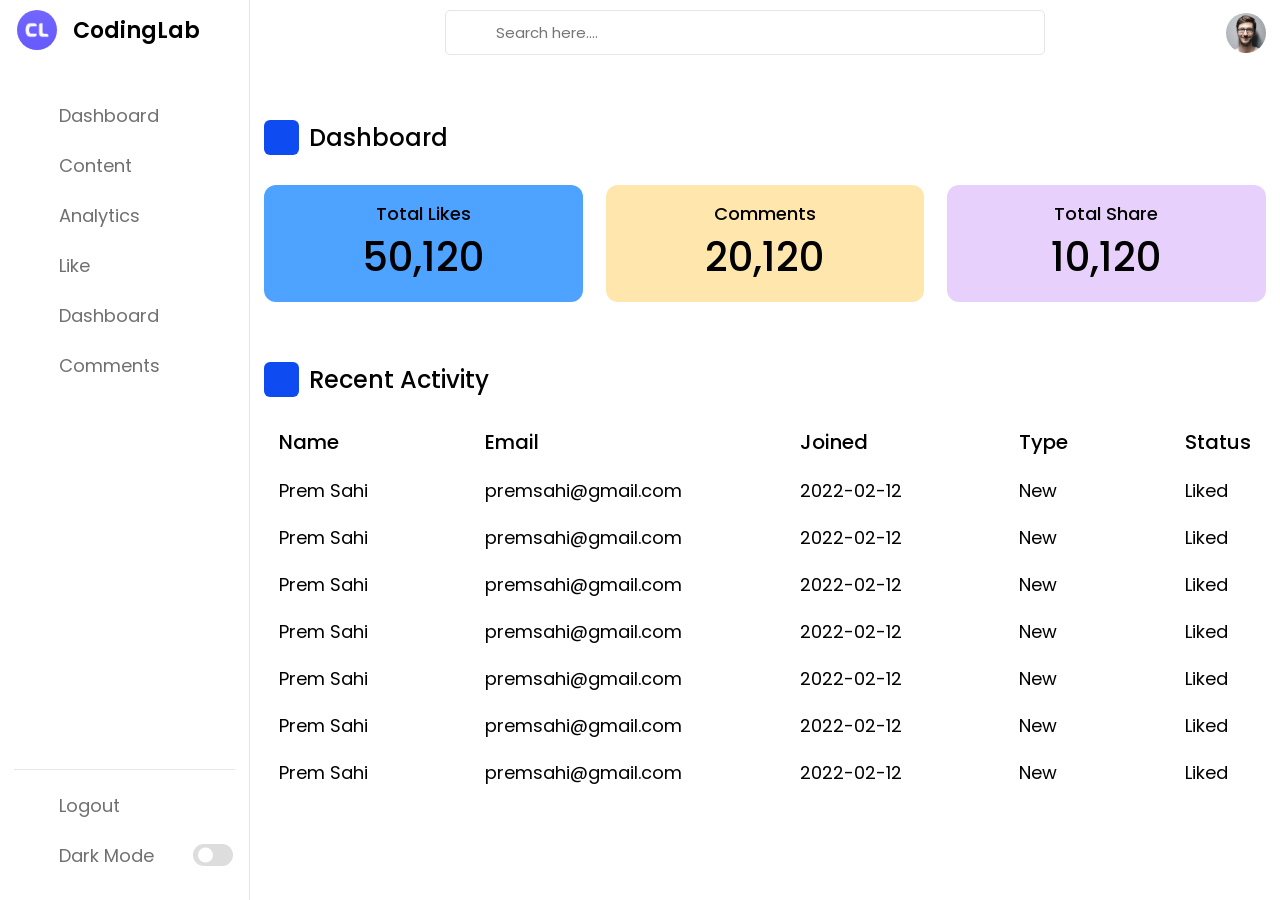
<file: 1. Responsive Admin Dashboard Panel/index.html>
<!DOCTYPE html>
<!--=== COding by CodingLab | www.codinglabweb.com ===-->
<html lang="en">
  <head>
    <meta charset="UTF-8" />
    <meta http-equiv="X-UA-Compatible" content="IE=edge" />
    <meta name="viewport" content="width=device-width, initial-scale=1.0" />

    <!--========= CSS  ================-->
    <link rel="stylesheet" href="style.css" />

    <!-- Iconscout CSS -->
    <link
      rel="stylesheet"
      href="https://unicons.iconscout.com/release/v4.0.8/css/line.css"
    />

    <title>Responsive Admin Dashboard Panel</title>
  </head>
  <body>
    <nav>
      <div class="logo-name">
        <div class="logo-image">
          <img src="Images/admin-dashboard-images/images/logo.png" alt="" />
        </div>
        <span class="logo_name">CodingLab </span>
      </div>

      <div class="menu-items">
        <ul class="nav-links">
          <li>
            <a href="#">
              <i class="uil uil-estate"></i>
              <span class="link-name">Dashboard</span>
            </a>
          </li>

          <li>
            <a href="#">
              <i class="uil uil-files-landscapes"></i>
              <span class="link-name">Content</span>
            </a>
          </li>

          <li>
            <a href="#">
              <i class="uil uil-chart"></i>
              <span class="link-name">Analytics</span>
            </a>
          </li>

          <li>
            <a href="#">
              <i class="uil uil-thumbs-up"></i>
              <span class="link-name">Like</span>
            </a>
          </li>

          <li>
            <a href="#">
              <i class="uil uil-share"></i>
              <span class="link-name">Dashboard</span>
            </a>
          </li>

          <li>
            <a href="#">
              <i class="uil uil-comments"></i>
              <span class="link-name">Comments</span>
            </a>
          </li>
        </ul>

        <ul class="logout-mode">
          <li>
            <a href="#">
              <i class="uil uil-signout"></i>
              <span class="link-name">Logout</span>
            </a>
          </li>
          <li class="mode">
            <a href="#">
              <i class="uil uil-moon"></i>
              <span class="link-name">Dark Mode</span>
            </a>

            <div class="mode-toggle">
              <span class="switch"></span>
            </div>
          </li>
        </ul>
      </div>
    </nav>

    <section class="dashboard">
      <div class="top">
        <i class="uil uil-bars sidebar-toggle"></i>

        <div class="search-box">
          <i class="uil uil-search"></i>
          <input type="text" placeholder="Search here...." name="" id="" />
        </div>
        <img
          src="Images/admin-dashboard-images/images/profile.jpg"
          alt=""
          srcset=""
        />
      </div>

      <div class="dash-content">
        <div class="overview">
          <div class="title">
            <i class="uil uil-tachometer-fast-alt"> </i>
            <span class="text">Dashboard</span>
          </div>

          <div class="boxes">
            <div class="box box1">
              <i class="uil uil-thumbs-up"></i>
              <span class="text">Total Likes</span>
              <span class="number">50,120</span>
            </div>
            <div class="box box2">
              <i class="uil uil-comments"></i>
              <span class="text">Comments</span>
              <span class="number">20,120</span>
            </div>

            <div class="box box3">
              <i class="uil uil-thumbs-up"></i>
              <span class="text">Total Share</span>
              <span class="number">10,120</span>
            </div>
          </div>
        </div>

        <div class="activity">
          <div class="title">
            <i class="uil uil-clock-three"> </i>
            <span class="text">Recent Activity</span>
          </div>

          <div class="activity-data">
            <div class="data names">
              <span class="data-title">Name</span>
              <span class="data-list">Prem Sahi</span>
              <span class="data-list">Prem Sahi</span>
              <span class="data-list">Prem Sahi</span>
              <span class="data-list">Prem Sahi</span>
              <span class="data-list">Prem Sahi</span>
              <span class="data-list">Prem Sahi</span>
              <span class="data-list">Prem Sahi</span>
            </div>
            <div class="data email">
              <span class="data-title">Email</span>
              <span class="data-list">premsahi@gmail.com</span>
              <span class="data-list">premsahi@gmail.com</span>
              <span class="data-list">premsahi@gmail.com</span>
              <span class="data-list">premsahi@gmail.com</span>
              <span class="data-list">premsahi@gmail.com</span>
              <span class="data-list">premsahi@gmail.com</span>
              <span class="data-list">premsahi@gmail.com</span>
            </div>
            <div class="data joined">
              <span class="data-title">Joined</span>
              <span class="data-list">2022-02-12</span>
              <span class="data-list">2022-02-12</span>
              <span class="data-list">2022-02-12</span>
              <span class="data-list">2022-02-12</span>
              <span class="data-list">2022-02-12</span>
              <span class="data-list">2022-02-12</span>
              <span class="data-list">2022-02-12</span>
            </div>
            <div class="data type">
              <span class="data-title">Type</span>
              <span class="data-list">New</span>
              <span class="data-list">New</span>
              <span class="data-list">New</span>
              <span class="data-list">New</span>
              <span class="data-list">New</span>
              <span class="data-list">New</span>
              <span class="data-list">New</span>
            </div>
            <div class="data status">
              <span class="data-title">Status</span>
              <span class="data-list">Liked</span>
              <span class="data-list">Liked</span>
              <span class="data-list">Liked</span>
              <span class="data-list">Liked</span>
              <span class="data-list">Liked</span
              ><span class="data-list">Liked</span
              ><span class="data-list">Liked</span>
            </div>
          </div>
        </div>
      </div>
    </section>

    <script src="script.js"></script>
  </body>
</html>
</file>
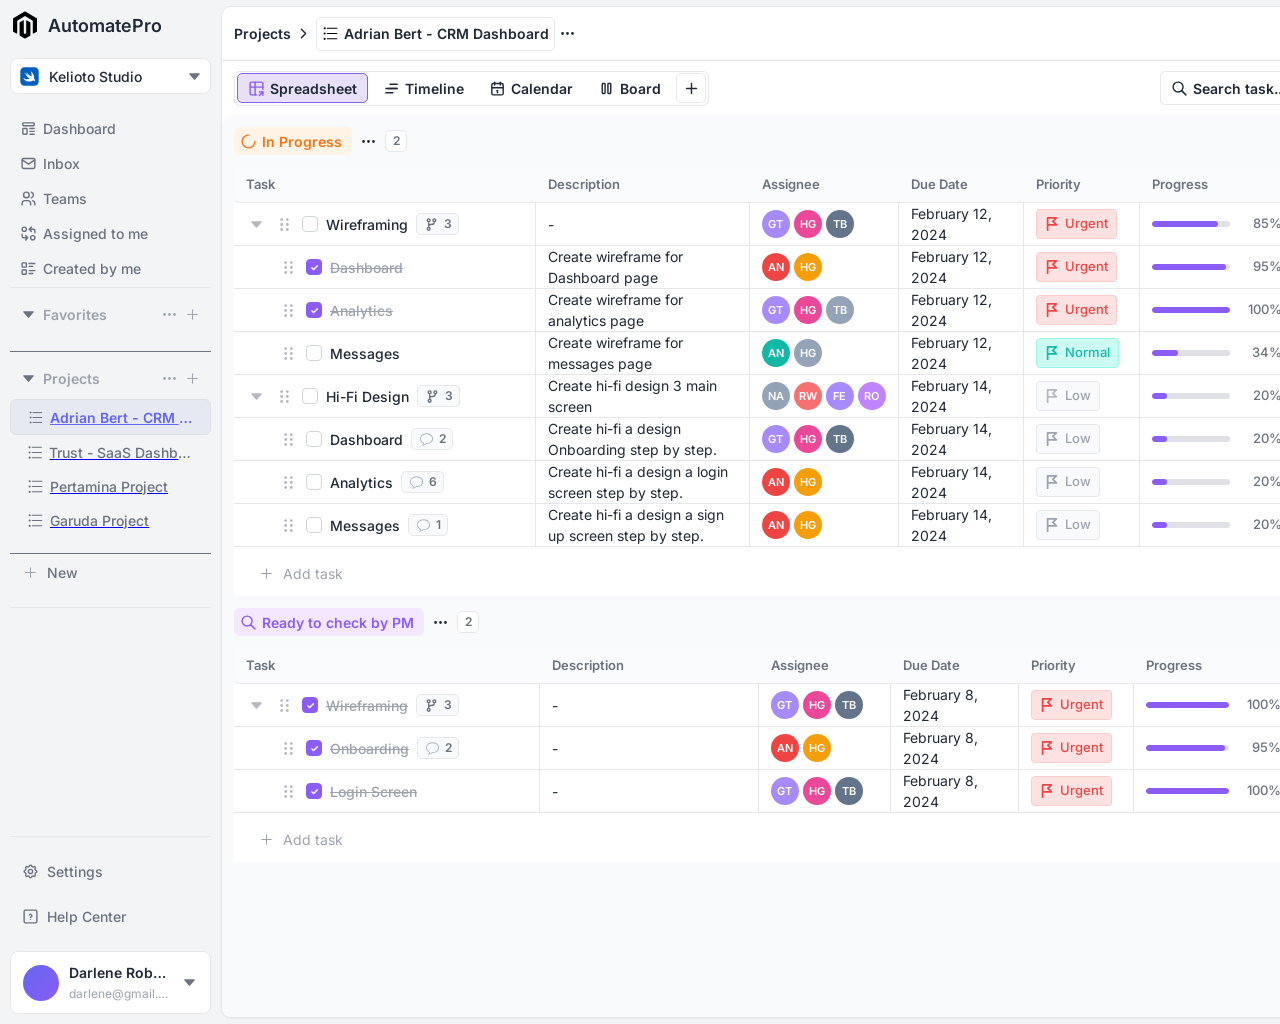
<file: 1. Responsive Admin Dashboard Panel/AutomatePro/index.html>
<!DOCTYPE html>
<html lang="en">
  <head>
    <meta charset="UTF-8" />
    <meta name="viewport" content="width=device-width, initial-scale=1.0" />
    <title>AutomatePro - Adrian Bert - CRM Dashboard</title>
    <link rel="stylesheet" href="style.css" />
    <!-- Import Inter Font from Google Fonts -->
    <link rel="preconnect" href="https://fonts.googleapis.com" />
    <link rel="preconnect" href="https://fonts.gstatic.com" crossorigin />
    <link
      href="https://fonts.googleapis.com/css2?family=Inter:wght@300;400;500;600;700&display=swap"
      rel="stylesheet"
    />
  </head>

  <body>
    <div class="app-container">
      <!-- Sidebar -->
      <aside class="sidebar">
        <div class="sidebar-header">
          <!-- <div class="sidebar-logo">
            <img src="./assets/" class="sidebar-header-logo" alt="" />
          </div> -->
          <svg
            xmlns="http://www.w3.org/2000/svg"
            x="0px"
            y="0px"
            width="30"
            height="30"
            viewBox="0 0 50 50"
          >
            <path
              d="M 25.003906 2.3339844 C 24.825656 2.3339844 24.646781 2.3815625 24.488281 2.4765625 L 5.484375 13.896484 C 5.183375 14.077484 5 14.402906 5 14.753906 L 5 35.222656 C 5 35.571656 5.1805156 35.894172 5.4785156 36.076172 L 10.478516 39.128906 C 11.144516 39.535906 12 39.055391 12 38.275391 L 12 18.113281 L 25 10.173828 L 38 18.113281 L 38 38.314453 C 38 39.094453 38.853531 39.574922 39.519531 39.169922 L 44.519531 36.130859 C 44.818531 35.948859 45 35.625391 45 35.275391 L 45 14.753906 C 45 14.402906 44.816625 14.077484 44.515625 13.896484 L 25.517578 2.4765625 C 25.359078 2.3815625 25.182156 2.3339844 25.003906 2.3339844 z M 21.998047 17.175781 C 21.824234 17.175906 21.645016 17.222469 21.478516 17.324219 L 16.478516 20.378906 C 16.180516 20.560906 16 20.882469 16 21.230469 L 16 42.023438 C 16 42.374437 16.183375 42.699859 16.484375 42.880859 L 24.488281 47.689453 C 24.805281 47.880453 25.200578 47.879453 25.517578 47.689453 L 33.515625 42.882812 C 33.816625 42.701813 34 42.376391 34 42.025391 L 34 21.230469 C 34 20.882469 33.819484 20.559906 33.521484 20.378906 L 28.521484 17.324219 C 27.855484 16.917219 27 17.396734 27 18.177734 L 27 38.771484 L 25 39.994141 L 23 38.771484 L 23 18.177734 C 23 17.591984 22.519484 17.175406 21.998047 17.175781 z"
            ></path>
          </svg>
          <div class="sidebar-brand">AutomatePro</div>
        </div>

        <div class="workspace-selector">
          <svg
            xmlns="http://www.w3.org/2000/svg"
            x="0px"
            y="0px"
            width="23"
            height="23"
            viewBox="0,0,256,256"
          >
            <g
              fill="#035fbf"
              fill-rule="nonzero"
              stroke="none"
              stroke-width="1"
              stroke-linecap="butt"
              stroke-linejoin="miter"
              stroke-miterlimit="10"
              stroke-dasharray=""
              stroke-dashoffset="0"
              font-family="none"
              font-weight="none"
              font-size="none"
              text-anchor="none"
              style="mix-blend-mode: normal"
            >
              <g transform="scale(5.12,5.12)">
                <path
                  d="M35.818,5h-21.636c-5.063,0 -9.182,4.119 -9.182,9.182v21.637c0,5.062 4.119,9.181 9.182,9.181h21.637c5.062,0 9.181,-4.119 9.181,-9.182v-21.636c0,-5.063 -4.119,-9.182 -9.182,-9.182zM36.652,35.946c-1.41,-2.523 -3.043,-2.598 -4.75,-1.93c-1.707,0.668 -3.563,1.633 -6.605,1.781c-8.684,0.52 -12.23,-4.989 -14.234,-7.735c7.867,4.824 12.379,2.094 14.457,1.426c-5.492,-3.34 -12.023,-13.211 -12.023,-13.211c0,0 7.645,6.012 10.02,7.645c-1.337,-1.336 -5.181,-6.547 -6.517,-8.922c1.855,2.152 10.078,8.774 12.305,10.258c0.977,-5.727 -0.227,-8.071 -2.305,-12.227c9.996,7.062 7.648,16.012 7.648,16.012c2.375,2.45 2.301,4.602 2.004,6.903z"
                ></path>
              </g>
            </g>
          </svg>
          <span style="flex: 1; font-size: 14px; font-weight: 500"
            >Kelioto Studio</span
          >
          <!-- <span
            class="workspace-selector-dropdown"
            style="color: var(--text-tertiary)"
          >
          </span> -->
          <svg
            width="17"
            height="17"
            id="Layer_1"
            style="enable-background: new 0 0 512 512"
            version="1.1"
            viewBox="0 0 512 512"
            xml:space="preserve"
            xmlns="http://www.w3.org/2000/svg"
            xmlns:xlink="http://www.w3.org/1999/xlink"
            class="chevron-icon"
          >
            <path
              d="M98.9,184.7l1.8,2.1l136,156.5c4.6,5.3,11.5,8.6,19.2,8.6c7.7,0,14.6-3.4,19.2-8.6L411,187.1l2.3-2.6  c1.7-2.5,2.7-5.5,2.7-8.7c0-8.7-7.4-15.8-16.6-15.8v0H112.6v0c-9.2,0-16.6,7.1-16.6,15.8C96,179.1,97.1,182.2,98.9,184.7z"
            />
          </svg>
        </div>

        <nav class="sidebar-nav">
          <a href="#" class="nav-item">
            <!-- <span class="nav-icon"></span> -->
            <!-- <svg
              xmlns="http://www.w3.org/2000/svg"
              width="17"
              height="17"
              viewBox="0 0 24 24"
              fill="none"
              stroke="currentColor"
              stroke-width="2"
              stroke-linecap="round"
              stroke-linejoin="round"
              class="icon icon-tabler icons-tabler-outline icon-tabler-layout-dashboard"
            >
              <path stroke="none" d="M0 0h24v24H0z" fill="none" />
              <path
                d="M5 4h4a1 1 0 0 1 1 1v6a1 1 0 0 1 -1 1h-4a1 1 0 0 1 -1 -1v-6a1 1 0 0 1 1 -1"
              />
              <path
                d="M5 16h4a1 1 0 0 1 1 1v2a1 1 0 0 1 -1 1h-4a1 1 0 0 1 -1 -1v-2a1 1 0 0 1 1 -1"
              />
              <path
                d="M15 12h4a1 1 0 0 1 1 1v6a1 1 0 0 1 -1 1h-4a1 1 0 0 1 -1 -1v-6a1 1 0 0 1 1 -1"
              />
              <path
                d="M15 4h4a1 1 0 0 1 1 1v2a1 1 0 0 1 -1 1h-4a1 1 0 0 1 -1 -1v-2a1 1 0 0 1 1 -1"
              />
            </svg> -->

            <svg
              xmlns="http://www.w3.org/2000/svg"
              width="17"
              height="17"
              viewBox="0 0 24 24"
              fill="none"
              stroke="currentColor"
              stroke-width="2"
              stroke-linecap="round"
              stroke-linejoin="round"
              class="icon icon-tabler icons-tabler-outline icon-tabler-template"
            >
              <path stroke="none" d="M0 0h24v24H0z" fill="none" />
              <path
                d="M4 4m0 1a1 1 0 0 1 1 -1h14a1 1 0 0 1 1 1v2a1 1 0 0 1 -1 1h-14a1 1 0 0 1 -1 -1z"
              />
              <path
                d="M4 12m0 1a1 1 0 0 1 1 -1h4a1 1 0 0 1 1 1v6a1 1 0 0 1 -1 1h-4a1 1 0 0 1 -1 -1z"
              />
              <path d="M14 12l6 0" />
              <path d="M14 16l6 0" />
              <path d="M14 20l6 0" />
            </svg>
            <span class="sidebar-nav-text">Dashboard</span>
          </a>
          <a href="#" class="nav-item">
            <!-- <span class="nav-icon"></span> -->
            <svg
              xmlns="http://www.w3.org/2000/svg"
              width="17"
              height="17"
              viewBox="0 0 24 24"
              fill="none"
              stroke="currentColor"
              stroke-width="2"
              stroke-linecap="round"
              stroke-linejoin="round"
              class="icon icon-tabler icons-tabler-outline icon-tabler-mail"
            >
              <path stroke="none" d="M0 0h24v24H0z" fill="none" />
              <path
                d="M3 7a2 2 0 0 1 2 -2h14a2 2 0 0 1 2 2v10a2 2 0 0 1 -2 2h-14a2 2 0 0 1 -2 -2v-10z"
              />
              <path d="M3 7l9 6l9 -6" />
            </svg>
            <span class="sidebar-nav-text">Inbox</span>
          </a>
          <a href="#" class="nav-item">
            <!-- <span class="nav-icon"></span> -->
            <svg
              xmlns="http://www.w3.org/2000/svg"
              width="17"
              height="17"
              viewBox="0 0 24 24"
              fill="none"
              stroke="currentColor"
              stroke-width="2"
              stroke-linecap="round"
              stroke-linejoin="round"
              class="icon icon-tabler icons-tabler-outline icon-tabler-users"
            >
              <path stroke="none" d="M0 0h24v24H0z" fill="none" />
              <path d="M9 7m-4 0a4 4 0 1 0 8 0a4 4 0 1 0 -8 0" />
              <path d="M3 21v-2a4 4 0 0 1 4 -4h4a4 4 0 0 1 4 4v2" />
              <path d="M16 3.13a4 4 0 0 1 0 7.75" />
              <path d="M21 21v-2a4 4 0 0 0 -3 -3.85" />
            </svg>
            <span class="sidebar-nav-text">Teams</span>
          </a>
          <a href="#" class="nav-item">
            <!-- <span class="nav-icon"></span> -->
            <svg
              xmlns="http://www.w3.org/2000/svg"
              width="17"
              height="17"
              viewBox="0 0 24 24"
              fill="none"
              stroke="currentColor"
              stroke-width="2"
              stroke-linecap="round"
              stroke-linejoin="round"
              class="icon icon-tabler icons-tabler-outline icon-tabler-transform"
            >
              <path stroke="none" d="M0 0h24v24H0z" fill="none" />
              <path d="M3 6a3 3 0 1 0 6 0a3 3 0 0 0 -6 0" />
              <path d="M21 11v-3a2 2 0 0 0 -2 -2h-6l3 3m0 -6l-3 3" />
              <path d="M3 13v3a2 2 0 0 0 2 2h6l-3 -3m0 6l3 -3" />
              <path d="M15 18a3 3 0 1 0 6 0a3 3 0 0 0 -6 0" />
            </svg>
            <span class="sidebar-nav-text">Assigned to me</span>
          </a>
          <a href="#" class="nav-item">
            <!-- <span class="nav-icon"></span> -->
            <svg
              xmlns="http://www.w3.org/2000/svg"
              width="17"
              height="17"
              viewBox="0 0 24 24"
              fill="none"
              stroke="currentColor"
              stroke-width="2"
              stroke-linecap="round"
              stroke-linejoin="round"
              class="icon icon-tabler icons-tabler-outline icon-tabler-list-details"
            >
              <path stroke="none" d="M0 0h24v24H0z" fill="none" />
              <path d="M13 5h8" />
              <path d="M13 9h5" />
              <path d="M13 15h8" />
              <path d="M13 19h5" />
              <path
                d="M3 4m0 1a1 1 0 0 1 1 -1h4a1 1 0 0 1 1 1v4a1 1 0 0 1 -1 1h-4a1 1 0 0 1 -1 -1z"
              />
              <path
                d="M3 14m0 1a1 1 0 0 1 1 -1h4a1 1 0 0 1 1 1v4a1 1 0 0 1 -1 1h-4a1 1 0 0 1 -1 -1z"
              />
            </svg>
            <span class="sidebar-nav-text">Created by me</span>
          </a>
        </nav>

        <!-- Favorites Section -->
        <div class="nav-section">
          <!-- Title -->
          <div class="nav-section-title">
            <span class="nav-section-title-name">
              <!-- Dropdown icon -->
              <!-- <span class="nav-section-title-icon"></span> -->
              <svg
                width="17"
                height="17"
                id="Layer_1"
                style="enable-background: new 0 0 512 512"
                version="1.1"
                viewBox="0 0 512 512"
                xml:space="preserve"
                xmlns="http://www.w3.org/2000/svg"
                xmlns:xlink="http://www.w3.org/1999/xlink"
                class="chevron-icon"
              >
                <path
                  d="M98.9,184.7l1.8,2.1l136,156.5c4.6,5.3,11.5,8.6,19.2,8.6c7.7,0,14.6-3.4,19.2-8.6L411,187.1l2.3-2.6  c1.7-2.5,2.7-5.5,2.7-8.7c0-8.7-7.4-15.8-16.6-15.8v0H112.6v0c-9.2,0-16.6,7.1-16.6,15.8C96,179.1,97.1,182.2,98.9,184.7z"
                />
              </svg>
              <span>Favorites</span>
            </span>
            <span class="nav-section-title-buttons">
              <!-- Button -->
              <!-- <span class="nav-section-title-button"></span> -->
              <svg
                xmlns="http://www.w3.org/2000/svg"
                width="17"
                height="17"
                viewBox="0 0 24 24"
                fill="none"
                stroke="currentColor"
                stroke-width="2"
                stroke-linecap="round"
                stroke-linejoin="round"
                class="icon icon-tabler icons-tabler-outline icon-tabler-dots"
              >
                <path stroke="none" d="M0 0h24v24H0z" fill="none" />
                <path d="M5 12m-1 0a1 1 0 1 0 2 0a1 1 0 1 0 -2 0" />
                <path d="M12 12m-1 0a1 1 0 1 0 2 0a1 1 0 1 0 -2 0" />
                <path d="M19 12m-1 0a1 1 0 1 0 2 0a1 1 0 1 0 -2 0" />
              </svg>
              <!-- Button -->
              <!-- <span class="nav-section-title-button"></span> -->
              <svg
                viewBox="0 0 32 32"
                xmlns="http://www.w3.org/2000/svg"
                width="17"
                height="17"
              >
                <defs>
                  <style>
                    .cls-1 {
                      fill: none;
                      stroke: #9ca3af;
                      stroke-linecap: round;
                      stroke-linejoin: round;
                      stroke-width: 2px;
                    }
                  </style>
                </defs>
                <title />
                <g id="plus">
                  <line class="cls-1" x1="16" x2="16" y1="7" y2="25" />
                  <line class="cls-1" x1="7" x2="25" y1="16" y2="16" />
                </g>
              </svg>
            </span>
          </div>
        </div>
        <!-- Favorites Dropdown List  -->
        <div class="nav-section-title-projects-dropdown-list"></div>
        <!-- Projects Section -->
        <div class="nav-section">
          <!-- Title -->
          <div class="nav-section-title">
            <span class="nav-section-title-name">
              <!-- Dropdown icon -->
              <!-- <span class="nav-section-title-icon"></span> -->
              <svg
                width="17"
                height="17"
                id="Layer_1"
                style="enable-background: new 0 0 512 512"
                version="1.1"
                viewBox="0 0 512 512"
                xml:space="preserve"
                xmlns="http://www.w3.org/2000/svg"
                xmlns:xlink="http://www.w3.org/1999/xlink"
                class="chevron-icon"
              >
                <path
                  d="M98.9,184.7l1.8,2.1l136,156.5c4.6,5.3,11.5,8.6,19.2,8.6c7.7,0,14.6-3.4,19.2-8.6L411,187.1l2.3-2.6  c1.7-2.5,2.7-5.5,2.7-8.7c0-8.7-7.4-15.8-16.6-15.8v0H112.6v0c-9.2,0-16.6,7.1-16.6,15.8C96,179.1,97.1,182.2,98.9,184.7z"
                />
              </svg>
              <span>Projects</span>
            </span>
            <span class="nav-section-title-buttons">
              <!-- Button -->
              <!-- <span class="nav-section-title-button"></span> -->
              <svg
                xmlns="http://www.w3.org/2000/svg"
                width="17"
                height="17"
                viewBox="0 0 24 24"
                fill="none"
                stroke="currentColor"
                stroke-width="2"
                stroke-linecap="round"
                stroke-linejoin="round"
                class="icon icon-tabler icons-tabler-outline icon-tabler-dots"
              >
                <path stroke="none" d="M0 0h24v24H0z" fill="none" />
                <path d="M5 12m-1 0a1 1 0 1 0 2 0a1 1 0 1 0 -2 0" />
                <path d="M12 12m-1 0a1 1 0 1 0 2 0a1 1 0 1 0 -2 0" />
                <path d="M19 12m-1 0a1 1 0 1 0 2 0a1 1 0 1 0 -2 0" />
              </svg>
              <!-- Button -->
              <!-- <span class="nav-section-title-button"></span> -->
              <svg
                viewBox="0 0 32 32"
                xmlns="http://www.w3.org/2000/svg"
                width="17"
                height="17"
              >
                <defs>
                  <style>
                    .cls-1 {
                      fill: none;
                      stroke: #9ca3af;
                      stroke-linecap: round;
                      stroke-linejoin: round;
                      stroke-width: 2px;
                    }
                  </style>
                </defs>
                <title />
                <g id="plus">
                  <line class="cls-1" x1="16" x2="16" y1="7" y2="25" />
                  <line class="cls-1" x1="7" x2="25" y1="16" y2="16" />
                </g>
              </svg>
            </span>
          </div>
        </div>
        <!-- Projects Dropdown List  -->
        <div class="nav-section-title-projects-dropdown-list">
          <!-- Item 1 -->
          <a
            href="#"
            class="nav-section-title-projects-dropdown-list-item projects-dropdown-list-item-active"
          >
            <!-- <span class="nav-section-title-projects-dropdown-list-icon"></span> -->
            <svg
              enable-background="new 0 0 32 32"
              id="Editable-line"
              version="1.1"
              viewBox="0 0 32 32"
              xml:space="preserve"
              xmlns="http://www.w3.org/2000/svg"
              xmlns:xlink="http://www.w3.org/1999/xlink"
              width="17"
              height="17"
              class="list-item-icon"
            >
              <circle
                cx="5"
                cy="6"
                id="XMLID_303_"
                r="1"
                stroke="#000000"
                stroke-linecap="round"
                stroke-linejoin="round"
                stroke-miterlimit="10"
                stroke-width="2"
              />
              <circle
                cx="5"
                cy="16"
                id="XMLID_305_"
                r="1"
                stroke="#000000"
                stroke-linecap="round"
                stroke-linejoin="round"
                stroke-miterlimit="10"
                stroke-width="2"
              />
              <circle
                cx="5"
                cy="26"
                id="XMLID_304_"
                r="1"
                stroke="#000000"
                stroke-linecap="round"
                stroke-linejoin="round"
                stroke-miterlimit="10"
                stroke-width="2"
              />
              <line
                id="XMLID_29_"
                stroke="#000000"
                stroke-linecap="round"
                stroke-linejoin="round"
                stroke-miterlimit="10"
                stroke-width="2"
                x1="10"
                x2="28"
                y1="6"
                y2="6"
              />
              <line
                id="XMLID_30_"
                stroke="#000000"
                stroke-linecap="round"
                stroke-linejoin="round"
                stroke-miterlimit="10"
                stroke-width="2"
                x1="10"
                x2="28"
                y1="16"
                y2="16"
              />
              <line
                id="XMLID_31_"
                stroke="#000000"
                stroke-linecap="round"
                stroke-linejoin="round"
                stroke-miterlimit="10"
                stroke-width="2"
                x1="10"
                x2="28"
                y1="26"
                y2="26"
              />
            </svg>
            <span class="nav-section-title-projects-dropdown-list-text"
              >Adrian Bert - CRM Da..</span
            >
          </a>
          <!-- Item 2 -->
          <a href="#" class="nav-section-title-projects-dropdown-list-item">
            <!-- <span class="nav-section-title-projects-dropdown-list-icon"></span> -->
            <svg
              enable-background="new 0 0 32 32"
              id="Editable-line"
              version="1.1"
              viewBox="0 0 32 32"
              xml:space="preserve"
              xmlns="http://www.w3.org/2000/svg"
              xmlns:xlink="http://www.w3.org/1999/xlink"
              width="17"
              height="17"
              class="list-item-icon"
            >
              <circle
                cx="5"
                cy="6"
                id="XMLID_303_"
                r="1"
                stroke="#000000"
                stroke-linecap="round"
                stroke-linejoin="round"
                stroke-miterlimit="10"
                stroke-width="2"
              />
              <circle
                cx="5"
                cy="16"
                id="XMLID_305_"
                r="1"
                stroke="#000000"
                stroke-linecap="round"
                stroke-linejoin="round"
                stroke-miterlimit="10"
                stroke-width="2"
              />
              <circle
                cx="5"
                cy="26"
                id="XMLID_304_"
                r="1"
                stroke="#000000"
                stroke-linecap="round"
                stroke-linejoin="round"
                stroke-miterlimit="10"
                stroke-width="2"
              />
              <line
                id="XMLID_29_"
                stroke="#000000"
                stroke-linecap="round"
                stroke-linejoin="round"
                stroke-miterlimit="10"
                stroke-width="2"
                x1="10"
                x2="28"
                y1="6"
                y2="6"
              />
              <line
                id="XMLID_30_"
                stroke="#000000"
                stroke-linecap="round"
                stroke-linejoin="round"
                stroke-miterlimit="10"
                stroke-width="2"
                x1="10"
                x2="28"
                y1="16"
                y2="16"
              />
              <line
                id="XMLID_31_"
                stroke="#000000"
                stroke-linecap="round"
                stroke-linejoin="round"
                stroke-miterlimit="10"
                stroke-width="2"
                x1="10"
                x2="28"
                y1="26"
                y2="26"
              />
            </svg>
            <span class="nav-section-title-projects-dropdown-list-text"
              >Trust - SaaS Dashbo...</span
            >
          </a>
          <!-- Item 3 -->
          <a href="#" class="nav-section-title-projects-dropdown-list-item">
            <!-- <span class="nav-section-title-projects-dropdown-list-icon"></span> -->
            <svg
              enable-background="new 0 0 32 32"
              id="Editable-line"
              version="1.1"
              viewBox="0 0 32 32"
              xml:space="preserve"
              xmlns="http://www.w3.org/2000/svg"
              xmlns:xlink="http://www.w3.org/1999/xlink"
              width="17"
              height="17"
              class="list-item-icon"
            >
              <circle
                cx="5"
                cy="6"
                id="XMLID_303_"
                r="1"
                stroke="#000000"
                stroke-linecap="round"
                stroke-linejoin="round"
                stroke-miterlimit="10"
                stroke-width="2"
              />
              <circle
                cx="5"
                cy="16"
                id="XMLID_305_"
                r="1"
                stroke="#000000"
                stroke-linecap="round"
                stroke-linejoin="round"
                stroke-miterlimit="10"
                stroke-width="2"
              />
              <circle
                cx="5"
                cy="26"
                id="XMLID_304_"
                r="1"
                stroke="#000000"
                stroke-linecap="round"
                stroke-linejoin="round"
                stroke-miterlimit="10"
                stroke-width="2"
              />
              <line
                id="XMLID_29_"
                stroke="#000000"
                stroke-linecap="round"
                stroke-linejoin="round"
                stroke-miterlimit="10"
                stroke-width="2"
                x1="10"
                x2="28"
                y1="6"
                y2="6"
              />
              <line
                id="XMLID_30_"
                stroke="#000000"
                stroke-linecap="round"
                stroke-linejoin="round"
                stroke-miterlimit="10"
                stroke-width="2"
                x1="10"
                x2="28"
                y1="16"
                y2="16"
              />
              <line
                id="XMLID_31_"
                stroke="#000000"
                stroke-linecap="round"
                stroke-linejoin="round"
                stroke-miterlimit="10"
                stroke-width="2"
                x1="10"
                x2="28"
                y1="26"
                y2="26"
              />
            </svg>
            <span class="nav-section-title-projects-dropdown-list-text"
              >Pertamina Project</span
            >
          </a>
          <!-- Item 4 -->
          <a href="#" class="nav-section-title-projects-dropdown-list-item">
            <!-- <span class="nav-section-title-projects-dropdown-list-icon"></span> -->
            <svg
              enable-background="new 0 0 32 32"
              id="Editable-line"
              version="1.1"
              viewBox="0 0 32 32"
              xml:space="preserve"
              xmlns="http://www.w3.org/2000/svg"
              xmlns:xlink="http://www.w3.org/1999/xlink"
              width="17"
              height="17"
              class="list-item-icon"
            >
              <circle
                cx="5"
                cy="6"
                id="XMLID_303_"
                r="1"
                stroke="#000000"
                stroke-linecap="round"
                stroke-linejoin="round"
                stroke-miterlimit="10"
                stroke-width="2"
              />
              <circle
                cx="5"
                cy="16"
                id="XMLID_305_"
                r="1"
                stroke="#000000"
                stroke-linecap="round"
                stroke-linejoin="round"
                stroke-miterlimit="10"
                stroke-width="2"
              />
              <circle
                cx="5"
                cy="26"
                id="XMLID_304_"
                r="1"
                stroke="#000000"
                stroke-linecap="round"
                stroke-linejoin="round"
                stroke-miterlimit="10"
                stroke-width="2"
              />
              <line
                id="XMLID_29_"
                stroke="#000000"
                stroke-linecap="round"
                stroke-linejoin="round"
                stroke-miterlimit="10"
                stroke-width="2"
                x1="10"
                x2="28"
                y1="6"
                y2="6"
              />
              <line
                id="XMLID_30_"
                stroke="#000000"
                stroke-linecap="round"
                stroke-linejoin="round"
                stroke-miterlimit="10"
                stroke-width="2"
                x1="10"
                x2="28"
                y1="16"
                y2="16"
              />
              <line
                id="XMLID_31_"
                stroke="#000000"
                stroke-linecap="round"
                stroke-linejoin="round"
                stroke-miterlimit="10"
                stroke-width="2"
                x1="10"
                x2="28"
                y1="26"
                y2="26"
              />
            </svg>
            <span class="nav-section-title-projects-dropdown-list-text"
              >Garuda Project</span
            >
          </a>
        </div>

        <!-- New Section -->
        <div class="nav-items-section">
          <!-- Item 1 -->
          <div class="nav-items-section-title">
            <span class="nav-items-section-title-name">
              <!-- Dropdown icon -->
              <!-- <span class="nav-items-section-title-icon"></span> -->
              <svg
                viewBox="0 0 32 32"
                xmlns="http://www.w3.org/2000/svg"
                width="17"
                height="17"
              >
                <defs>
                  <style>
                    .cls-1 {
                      fill: none;
                      stroke: #9ca3af;
                      stroke-linecap: round;
                      stroke-linejoin: round;
                      stroke-width: 2px;
                    }
                  </style>
                </defs>
                <title />
                <g id="plus">
                  <line class="cls-1" x1="16" x2="16" y1="7" y2="25" />
                  <line class="cls-1" x1="7" x2="25" y1="16" y2="16" />
                </g>
              </svg>
              <span>New</span>
            </span>
          </div>
        </div>

        <!-- Spacer to push footer to bottom -->
        <div style="flex: 1"></div>

        <!-- Footer Section -->
        <div class="sidebar-footer">
          <div class="nav-items-section-title">
            <span class="nav-items-section-title-name">
              <!-- <span class="nav-items-section-title-icon"></span> -->
              <svg
                xmlns="http://www.w3.org/2000/svg"
                width="17"
                height="17"
                viewBox="0 0 24 24"
                fill="none"
                stroke="currentColor"
                stroke-width="2"
                stroke-linecap="round"
                stroke-linejoin="round"
                class="icon icon-tabler icons-tabler-outline icon-tabler-settings"
              >
                <path stroke="none" d="M0 0h24v24H0z" fill="none" />
                <path
                  d="M10.325 4.317c.426 -1.756 2.924 -1.756 3.35 0a1.724 1.724 0 0 0 2.573 1.066c1.543 -.94 3.31 .826 2.37 2.37a1.724 1.724 0 0 0 1.065 2.572c1.756 .426 1.756 2.924 0 3.35a1.724 1.724 0 0 0 -1.066 2.573c.94 1.543 -.826 3.31 -2.37 2.37a1.724 1.724 0 0 0 -2.572 1.065c-.426 1.756 -2.924 1.756 -3.35 0a1.724 1.724 0 0 0 -2.573 -1.066c-1.543 .94 -3.31 -.826 -2.37 -2.37a1.724 1.724 0 0 0 -1.065 -2.572c-1.756 -.426 -1.756 -2.924 0 -3.35a1.724 1.724 0 0 0 1.066 -2.573c-.94 -1.543 .826 -3.31 2.37 -2.37c1 .608 2.296 .07 2.572 -1.065z"
                />
                <path d="M9 12a3 3 0 1 0 6 0a3 3 0 0 0 -6 0" />
              </svg>
              <span>Settings</span>
            </span>
          </div>
          <div class="nav-items-section-title">
            <span class="nav-items-section-title-name">
              <!-- <span class="nav-items-section-title-icon"></span> -->
              <!-- <svg
                enable-background="new 0 0 32 32"
                id="Stock_cut"
                version="1.1"
                viewBox="0 0 32 32"
                xml:space="preserve"
                xmlns="http://www.w3.org/2000/svg"
                xmlns:xlink="http://www.w3.org/1999/xlink"
                width="17"
                height="17"
              >
                <desc />
                <g>
                  <path
                    d="M7,25H6   c-2.761,0-5-2.239-5-5v0c0-2.761,2.239-5,5-5h1V25z"
                    fill="none"
                    stroke="#000000"
                    stroke-linejoin="round"
                    stroke-miterlimit="10"
                    stroke-width="2"
                  />
                  <path
                    d="M26,25h-1V15h1   c2.761,0,5,2.239,5,5v0C31,22.761,28.761,25,26,25z"
                    fill="none"
                    stroke="#000000"
                    stroke-linejoin="round"
                    stroke-miterlimit="10"
                    stroke-width="2"
                  />
                  <path
                    d="M5,15v-3   C5,5.925,9.925,1,16,1h0c6.075,0,11,4.925,11,11v3"
                    fill="none"
                    stroke="#000000"
                    stroke-linejoin="round"
                    stroke-miterlimit="10"
                    stroke-width="2"
                  />
                  <path
                    d="M27,25v4   c0,1.105-0.895,2-2,2h-3"
                    fill="none"
                    stroke="#000000"
                    stroke-linejoin="round"
                    stroke-miterlimit="10"
                    stroke-width="2"
                  />
                  <line
                    fill="none"
                    stroke="#000000"
                    stroke-linejoin="round"
                    stroke-miterlimit="10"
                    stroke-width="2"
                    x1="18"
                    x2="20"
                    y1="31"
                    y2="31"
                  />
                </g>
              </svg> -->

              <svg
                xmlns="http://www.w3.org/2000/svg"
                width="17"
                height="17"
                viewBox="0 0 24 24"
                fill="none"
                stroke="currentColor"
                stroke-width="2"
                stroke-linecap="round"
                stroke-linejoin="round"
                class="icon icon-tabler icons-tabler-outline icon-tabler-help-square"
              >
                <path stroke="none" d="M0 0h24v24H0z" fill="none" />
                <path
                  d="M3 5a2 2 0 0 1 2 -2h14a2 2 0 0 1 2 2v14a2 2 0 0 1 -2 2h-14a2 2 0 0 1 -2 -2v-14z"
                />
                <path d="M12 16v.01" />
                <path
                  d="M12 13a2 2 0 0 0 .914 -3.782a1.98 1.98 0 0 0 -2.414 .483"
                />
              </svg>
              <span>Help Center</span>
            </span>
          </div>

          <div class="user-profile">
            <div class="user-avatar"></div>
            <div class="user-info">
              <div class="user-name">Darlene Robertson</div>
              <div class="user-email">darlene@gmail.com</div>
            </div>
            <!-- <span style="color: var(--text-tertiary)">▾</span> -->
            <svg
              width="17"
              height="17"
              id="Layer_1"
              style="enable-background: new 0 0 512 512"
              version="1.1"
              viewBox="0 0 512 512"
              xml:space="preserve"
              xmlns="http://www.w3.org/2000/svg"
              xmlns:xlink="http://www.w3.org/1999/xlink"
              class="chevron-icon"
            >
              <path
                d="M98.9,184.7l1.8,2.1l136,156.5c4.6,5.3,11.5,8.6,19.2,8.6c7.7,0,14.6-3.4,19.2-8.6L411,187.1l2.3-2.6  c1.7-2.5,2.7-5.5,2.7-8.7c0-8.7-7.4-15.8-16.6-15.8v0H112.6v0c-9.2,0-16.6,7.1-16.6,15.8C96,179.1,97.1,182.2,98.9,184.7z"
              />
            </svg>
          </div>
        </div>
      </aside>
      <!-- Main Content -->
      <main class="main-content">
        <!-- Header -->
        <div class="main-content-header">
          <!-- Left Side Section -->
          <div class="header-side-section">
            <span class="item-text">Projects</span>
            <!-- <span class="item-icon"></span> -->
            <svg
              xmlns="http://www.w3.org/2000/svg"
              width="17"
              height="17"
              viewBox="0 0 24 24"
              fill="none"
              stroke="currentColor"
              stroke-width="2"
              stroke-linecap="round"
              stroke-linejoin="round"
              class="icon icon-tabler icons-tabler-outline icon-tabler-chevron-right"
            >
              <path stroke="none" d="M0 0h24v24H0z" fill="none" />
              <path d="M9 6l6 6l-6 6" />
            </svg>
            <span class="item-container">
              <!-- <span class="item-icon"></span> -->
              <?xml version="1.0"?>
              <svg
                enable-background="new 0 0 32 32"
                id="Editable-line"
                version="1.1"
                viewBox="0 0 32 32"
                xml:space="preserve"
                xmlns="http://www.w3.org/2000/svg"
                xmlns:xlink="http://www.w3.org/1999/xlink"
                width="17"
                height="17"
              >
                <circle
                  cx="5"
                  cy="6"
                  fill="none"
                  id="XMLID_303_"
                  r="1"
                  stroke="#000000"
                  stroke-linecap="round"
                  stroke-linejoin="round"
                  stroke-miterlimit="10"
                  stroke-width="2"
                />
                <circle
                  cx="5"
                  cy="16"
                  fill="none"
                  id="XMLID_305_"
                  r="1"
                  stroke="#000000"
                  stroke-linecap="round"
                  stroke-linejoin="round"
                  stroke-miterlimit="10"
                  stroke-width="2"
                />
                <circle
                  cx="5"
                  cy="26"
                  fill="none"
                  id="XMLID_304_"
                  r="1"
                  stroke="#000000"
                  stroke-linecap="round"
                  stroke-linejoin="round"
                  stroke-miterlimit="10"
                  stroke-width="2"
                />
                <line
                  fill="none"
                  id="XMLID_29_"
                  stroke="#000000"
                  stroke-linecap="round"
                  stroke-linejoin="round"
                  stroke-miterlimit="10"
                  stroke-width="2"
                  x1="10"
                  x2="28"
                  y1="6"
                  y2="6"
                />
                <line
                  fill="none"
                  id="XMLID_30_"
                  stroke="#000000"
                  stroke-linecap="round"
                  stroke-linejoin="round"
                  stroke-miterlimit="10"
                  stroke-width="2"
                  x1="10"
                  x2="28"
                  y1="16"
                  y2="16"
                />
                <line
                  fill="none"
                  id="XMLID_31_"
                  stroke="#000000"
                  stroke-linecap="round"
                  stroke-linejoin="round"
                  stroke-miterlimit="10"
                  stroke-width="2"
                  x1="10"
                  x2="28"
                  y1="26"
                  y2="26"
                />
              </svg>
              <span class="item-title">Adrian Bert - CRM Dashboard</span>
            </span>
            <!-- <span class="item-icon"></span> -->
            <svg
              xmlns="http://www.w3.org/2000/svg"
              width="17"
              height="17"
              viewBox="0 0 24 24"
              fill="none"
              stroke="currentColor"
              stroke-width="2"
              stroke-linecap="round"
              stroke-linejoin="round"
              class="icon icon-tabler icons-tabler-outline icon-tabler-dots"
            >
              <path stroke="none" d="M0 0h24v24H0z" fill="none" />
              <path d="M5 12m-1 0a1 1 0 1 0 2 0a1 1 0 1 0 -2 0" />
              <path d="M12 12m-1 0a1 1 0 1 0 2 0a1 1 0 1 0 -2 0" />
              <path d="M19 12m-1 0a1 1 0 1 0 2 0a1 1 0 1 0 -2 0" />
            </svg>
          </div>
          <!-- Right Side Section -->
          <div class="header-side-section">
            <span class="button-icon-only-container">
              <!-- <span class="item-icon"></span> -->
              <svg
                xmlns="http://www.w3.org/2000/svg"
                width="17"
                height="17"
                viewBox="0 0 24 24"
                fill="none"
                stroke="currentColor"
                stroke-width="2"
                stroke-linecap="round"
                stroke-linejoin="round"
                class="icon icon-tabler icons-tabler-outline icon-tabler-bell-ringing"
              >
                <path stroke="none" d="M0 0h24v24H0z" fill="none" />
                <path
                  d="M10 5a2 2 0 0 1 4 0a7 7 0 0 1 4 6v3a4 4 0 0 0 2 3h-16a4 4 0 0 0 2 -3v-3a7 7 0 0 1 4 -6"
                />
                <path d="M9 17v1a3 3 0 0 0 6 0v-1" />
                <path d="M21 6.727a11.05 11.05 0 0 0 -2.794 -3.727" />
                <path d="M3 6.727a11.05 11.05 0 0 1 2.792 -3.727" />
              </svg>
            </span>
            <span class="button-container">
              <!-- <span class="item-icon"></span> -->
              <svg
                xmlns="http://www.w3.org/2000/svg"
                width="17"
                height="17"
                viewBox="0 0 24 24"
                fill="none"
                stroke="currentColor"
                stroke-width="2"
                stroke-linecap="round"
                stroke-linejoin="round"
                class="icon icon-tabler icons-tabler-outline icon-tabler-external-link"
              >
                <path stroke="none" d="M0 0h24v24H0z" fill="none" />
                <path
                  d="M12 6h-6a2 2 0 0 0 -2 2v10a2 2 0 0 0 2 2h10a2 2 0 0 0 2 -2v-6"
                />
                <path d="M11 13l9 -9" />
                <path d="M15 4h5v5" />
              </svg>
              <span class="item-title">Share</span>
            </span>
          </div>
        </div>
        <!-- Tool Box -->
        <div class="main-content-tool-box">
          <!-- Left Side Section : tool-box -->
          <div class="tool-box-container">
            <!-- Tool 1 -->
            <div class="tool-box-item tool-box-item-active">
              <!-- <span class="item-icon"></span> -->
              <svg
                xmlns="http://www.w3.org/2000/svg"
                width="17"
                height="17"
                viewBox="0 0 24 24"
                fill="none"
                stroke="currentColor"
                stroke-width="2"
                stroke-linecap="round"
                stroke-linejoin="round"
                class="icon icon-tabler icons-tabler-outline icon-tabler-table-share"
              >
                <path stroke="none" d="M0 0h24v24H0z" fill="none" />
                <path
                  d="M12 21h-7a2 2 0 0 1 -2 -2v-14a2 2 0 0 1 2 -2h14a2 2 0 0 1 2 2v8"
                />
                <path d="M3 10h18" />
                <path d="M10 3v18" />
                <path d="M16 22l5 -5" />
                <path d="M21 21.5v-4.5h-4.5" />
              </svg>
              <span class="item-title">Spreadsheet</span>
            </div>
            <!-- Tool 2-->
            <div class="tool-box-item">
              <!-- <span class="item-icon"></span> -->
              <svg
                xmlns="http://www.w3.org/2000/svg"
                width="17"
                height="17"
                viewBox="0 0 24 24"
                fill="none"
                stroke="currentColor"
                stroke-width="2"
                stroke-linecap="round"
                stroke-linejoin="round"
                class="icon icon-tabler icons-tabler-outline icon-tabler-menu-3"
              >
                <path stroke="none" d="M0 0h24v24H0z" fill="none" />
                <path d="M10 6h10" />
                <path d="M4 12h16" />
                <path d="M7 12h13" />
                <path d="M4 18h10" />
              </svg>
              <span class="item-title">Timeline</span>
            </div>
            <!-- Tool 3 -->
            <div class="tool-box-item">
              <!-- <span class="item-icon"></span> -->
              <svg
                xmlns="http://www.w3.org/2000/svg"
                width="17"
                height="17"
                viewBox="0 0 24 24"
                fill="none"
                stroke="currentColor"
                stroke-width="2"
                stroke-linecap="round"
                stroke-linejoin="round"
                class="icon icon-tabler icons-tabler-outline icon-tabler-calendar"
              >
                <path stroke="none" d="M0 0h24v24H0z" fill="none" />
                <path
                  d="M4 7a2 2 0 0 1 2 -2h12a2 2 0 0 1 2 2v12a2 2 0 0 1 -2 2h-12a2 2 0 0 1 -2 -2v-12z"
                />
                <path d="M16 3v4" />
                <path d="M8 3v4" />
                <path d="M4 11h16" />
                <path d="M11 15h1" />
                <path d="M12 15v3" />
              </svg>
              <span class="item-title">Calendar</span>
            </div>
            <!-- Tool 4 -->
            <div class="tool-box-item">
              <!-- <span class="item-icon"></span> -->
              <svg
                xmlns="http://www.w3.org/2000/svg"
                width="17"
                height="17"
                viewBox="0 0 24 24"
                fill="none"
                stroke="currentColor"
                stroke-width="2"
                stroke-linecap="round"
                stroke-linejoin="round"
                class="icon icon-tabler icons-tabler-outline icon-tabler-player-pause"
              >
                <path stroke="none" d="M0 0h24v24H0z" fill="none" />
                <path
                  d="M6 5m0 1a1 1 0 0 1 1 -1h2a1 1 0 0 1 1 1v12a1 1 0 0 1 -1 1h-2a1 1 0 0 1 -1 -1z"
                />
                <path
                  d="M14 5m0 1a1 1 0 0 1 1 -1h2a1 1 0 0 1 1 1v12a1 1 0 0 1 -1 1h-2a1 1 0 0 1 -1 -1z"
                />
              </svg>
              <span class="item-title">Board</span>
            </div>
            <!-- Button -->
            <span class="tool-box-button-icon-only-container">
              <!-- <span class="item-icon"></span> -->
              <svg
                xmlns="http://www.w3.org/2000/svg"
                width="17"
                height="17"
                viewBox="0 0 24 24"
                fill="none"
                stroke="currentColor"
                stroke-width="2"
                stroke-linecap="round"
                stroke-linejoin="round"
                class="icon icon-tabler icons-tabler-outline icon-tabler-plus"
              >
                <path stroke="none" d="M0 0h24v24H0z" fill="none" />
                <path d="M12 5l0 14" />
                <path d="M5 12l14 0" />
              </svg>
            </span>
          </div>
          <!-- Right Side Section -->
          <div class="tool-box-side-section">
            <!-- Search bar -->
            <span class="button-container">
              <!-- <span class="item-icon"></span> -->
              <svg
                xmlns="http://www.w3.org/2000/svg"
                width="17"
                height="17"
                viewBox="0 0 24 24"
                fill="none"
                stroke="currentColor"
                stroke-width="2"
                stroke-linecap="round"
                stroke-linejoin="round"
                class="icon icon-tabler icons-tabler-outline icon-tabler-search"
              >
                <path stroke="none" d="M0 0h24v24H0z" fill="none" />
                <path d="M10 10m-7 0a7 7 0 1 0 14 0a7 7 0 1 0 -14 0" />
                <path d="M21 21l-6 -6" />
              </svg>
              <span class="item-title">Search task....</span>
            </span>
            <!-- Filter -->
            <span class="button-container">
              <!-- <span class="item-icon"></span> -->
              <svg
                xmlns="http://www.w3.org/2000/svg"
                width="17"
                height="17"
                viewBox="0 0 24 24"
                fill="none"
                stroke="currentColor"
                stroke-width="2"
                stroke-linecap="round"
                stroke-linejoin="round"
                class="icon icon-tabler icons-tabler-outline icon-tabler-filter-2"
              >
                <path stroke="none" d="M0 0h24v24H0z" fill="none" />
                <path d="M4 6h16" />
                <path d="M6 12h12" />
                <path d="M9 18h6" />
              </svg>
              <span class="item-title">Filter</span>
            </span>
            <!-- Button -->

            <span class="button-icon-only-container">
              <!-- <span class="item-icon"></span> -->
              <svg
                xmlns="http://www.w3.org/2000/svg"
                width="17"
                height="17"
                viewBox="0 0 24 24"
                fill="none"
                stroke="currentColor"
                stroke-width="2"
                stroke-linecap="round"
                stroke-linejoin="round"
                class="icon icon-tabler icons-tabler-outline icon-tabler-dots"
              >
                <path stroke="none" d="M0 0h24v24H0z" fill="none" />
                <path d="M5 12m-1 0a1 1 0 1 0 2 0a1 1 0 1 0 -2 0" />
                <path d="M12 12m-1 0a1 1 0 1 0 2 0a1 1 0 1 0 -2 0" />
                <path d="M19 12m-1 0a1 1 0 1 0 2 0a1 1 0 1 0 -2 0" />
              </svg>
            </span>
          </div>
        </div>
        <!-- Table Container -->
        <div class="table-container">
          <!-- Table 1 -->
          <div class="table-wrapper">
            <!-- Table Tool Bar -->
            <div class="table-tool-bar">
              <!-- Table Tool Bar Label -->
              <div class="table-tool-bar-label">
                <!-- <div class="progress-indicator-icon"> -->
                <svg
                  xmlns="http://www.w3.org/2000/svg"
                  width="17"
                  height="17"
                  viewBox="0 0 24 24"
                  fill="none"
                  stroke="currentColor"
                  stroke-width="2"
                  stroke-linecap="round"
                  stroke-linejoin="round"
                  class="icon icon-tabler icons-tabler-outline icon-tabler-loader-2"
                >
                  <path stroke="none" d="M0 0h24v24H0z" fill="none" />
                  <path d="M12 3a9 9 0 1 0 9 9" />
                </svg>
                <!-- </div> -->
                <span style="color: #f97316" class="progress-indicator-title">In Progress</span>
              </div>
              <!-- icon -->
              <!-- <span style="color: var(--text-tertiary); cursor: pointer"
                ></span
              > -->
              <!-- <span class="item-icon"></span> -->
              <svg
                xmlns="http://www.w3.org/2000/svg"
                width="17"
                height="17"
                viewBox="0 0 24 24"
                fill="none"
                stroke="currentColor"
                stroke-width="2"
                stroke-linecap="round"
                stroke-linejoin="round"
                class="icon icon-tabler icons-tabler-outline icon-tabler-dots"
              >
                <path stroke="none" d="M0 0h24v24H0z" fill="none" />
                <path d="M5 12m-1 0a1 1 0 1 0 2 0a1 1 0 1 0 -2 0" />
                <path d="M12 12m-1 0a1 1 0 1 0 2 0a1 1 0 1 0 -2 0" />
                <path d="M19 12m-1 0a1 1 0 1 0 2 0a1 1 0 1 0 -2 0" />
              </svg>
              <!-- task-progress-number -->
              <div class="task-progress-number-only">2</div>
            </div>

            <table class="table-content">
              <thead class="table-header">
                <tr>
                  <th class="first-row" style="width: 340px">Task</th>
                  <th style="width: 280px">Description</th>
                  <th style="width: 140px">Assignee</th>
                  <th style="width: 150px">Due Date</th>
                  <th style="width: 120px">Priority</th>
                  <th style="width: 200px">Progress</th>
                  <th style="width: 80px">Create</th>
                  <th style="width: 40px ">
                    <svg
                      xmlns="http://www.w3.org/2000/svg"
                      width="20"
                      height="20"
                      viewBox="0 0 24 24"
                      fill="none"
                      stroke="currentColor"
                      stroke-width="2"
                      stroke-linecap="round"
                      stroke-linejoin="round"
                      class="icon icon-tabler icons-tabler-outline icon-tabler-plus"
                    >
                      <path stroke="none" d="M0 0h24v24H0z" fill="none" />
                      <path d="M12 5l0 14" />
                      <path d="M5 12l14 0" />
                    </svg>
                  </th>
                </tr>
              </thead>
              <tbody class="table-body">
                <!-- Wireframing Task -->
                <!-- Row 1 Task 1 -->
                <tr>
                  <td class="border-left" style="border-left: 0">
                    <div class="task-cell">
                      <button class="expand-btn">
                        <!-- Down Arrow icon -->
                        <?xml version="1.0"?>
                        <svg
                          height="17"
                          id="Layer_1"
                          style="enable-background: new 0 0 512 512"
                          version="1.1"
                          viewBox="0 0 512 512"
                          width="17"
                          xml:space="preserve"
                          xmlns="http://www.w3.org/2000/svg"
                          xmlns:xlink="http://www.w3.org/1999/xlink"
                          class="light-icon"
                        >
                          <path
                            d="M98.9,184.7l1.8,2.1l136,156.5c4.6,5.3,11.5,8.6,19.2,8.6c7.7,0,14.6-3.4,19.2-8.6L411,187.1l2.3-2.6  c1.7-2.5,2.7-5.5,2.7-8.7c0-8.7-7.4-15.8-16.6-15.8v0H112.6v0c-9.2,0-16.6,7.1-16.6,15.8C96,179.1,97.1,182.2,98.9,184.7z"
                          />
                        </svg>
                      </button>
                      <span class="drag-handle">
                        <!-- three square dots icon -->
                        <?xml version="1.0"?>
                        <svg
                          
                          height="17"
                          viewBox="0 0 24 24"
                          width="17"
                          xmlns="http://www.w3.org/2000/svg"
                          class="light-icon"
                        >
                          <path
                            d="M16 17C17.1046 17 18 17.8954 18 19C18 20.1046 17.1046 21 16 21C14.8954 21 14 20.1046 14 19C14 17.8954 14.8954 17 16 17ZM8 17C9.10457 17 10 17.8954 10 19C10 20.1046 9.10457 21 8 21C6.89543 21 6 20.1046 6 19C6 17.8954 6.89543 17 8 17ZM16 10C17.1046 10 18 10.8954 18 12C18 13.1046 17.1046 14 16 14C14.8954 14 14 13.1046 14 12C14 10.8954 14.8954 10 16 10ZM8 10C9.10457 10 10 10.8954 10 12C10 13.1046 9.10457 14 8 14C6.89543 14 6 13.1046 6 12C6 10.8954 6.89543 10 8 10ZM16 3C17.1046 3 18 3.89543 18 5C18 6.10457 17.1046 7 16 7C14.8954 7 14 6.10457 14 5C14 3.89543 14.8954 3 16 3ZM8 3C9.10457 3 10 3.89543 10 5C10 6.10457 9.10457 7 8 7C6.89543 7 6 6.10457 6 5C6 3.89543 6.89543 3 8 3Z"
                            
                          />
                        </svg>
                      </span>
                      <div class="task-checkbox"></div>
                      <span class="task-name">Wireframing</span>
                      <div class="subtask-count">
                        <svg
                          class="w-6 h-6 text-gray-800 dark:text-white"
                          aria-hidden="true"
                          xmlns="http://www.w3.org/2000/svg"
                          width="17"
                          height="17"
                          fill="none"
                          viewBox="0 0 24 24"
                        >
                          <path
                            stroke="currentColor"
                            stroke-linecap="round"
                            stroke-linejoin="round"
                            stroke-width="2"
                            d="M8 8v8m0-8a2 2 0 1 0 0-4 2 2 0 0 0 0 4Zm0 8a2 2 0 1 0 0 4 2 2 0 0 0 0-4Zm8-8a2 2 0 1 0 0-4 2 2 0 0 0 0 4Zm0 0a4 4 0 0 1-4 4h-1a3 3 0 0 0-3 3"
                          />
                        </svg>
                        <span>3</span>
                      </div>
                    </div>
                  </td>
                  <td>-</td>
                  <td>
                    <div class="assignee-cell">
                      <div class="avatar" style="background-color: #a78bfa">
                        GT
                      </div>
                      <div class="avatar" style="background-color: #ec4899">
                        HG
                      </div>
                      <div class="avatar" style="background-color: #64748b">
                        TB
                      </div>
                    </div>
                  </td>
                  <td>February 12, 2024</td>
                  <td>
                    <span class="priority-badge urgent">
                      <span class="flag-icon"
                        ><?xml version="1.0"?>
                        <svg
                          viewBox="0 0 96 96"
                          xmlns="http://www.w3.org/2000/svg"
                          class="svg-urgent"
                        >
                          <title />
                          <path
                            d="M62.4861,29.9994,82.2446,10.2408A6,6,0,0,0,78.0022-.0017H18a5.9968,5.9968,0,0,0-6,6v84.003a6,6,0,0,0,12,0V60H78.0022a6,6,0,0,0,4.2424-10.2425ZM24,48V11.9987H63.5174L49.7591,25.757a5.9979,5.9979,0,0,0,0,8.4847L63.5174,48Z"
                          /></svg
                      ></span>
                      Urgent
                    </span>
                  </td>
                  <td>
                    <div class="progress-cell">
                      <div class="progress-bar-container">
                        <div class="progress-bar" style="width: 85%"></div>
                      </div>
                      <span class="progress-text">85%</span>
                    </div>
                  </td>
                  <td></td>
                  <td style="border-right: 0">
                    <div class="action-buttons">
                      <button class="action-btn more-btn">
                        <svg
                          xmlns="http://www.w3.org/2000/svg"
                          width="17"
                          height="17"
                          viewBox="0 0 24 24"
                          fill="none"
                          stroke="currentColor"
                          stroke-width="2"
                          stroke-linecap="round"
                          stroke-linejoin="round"
                          class="icon icon-tabler icons-tabler-outline icon-tabler-dots"
                        >
                          <path stroke="none" d="M0 0h24v24H0z" fill="none" />
                          <path d="M5 12m-1 0a1 1 0 1 0 2 0a1 1 0 1 0 -2 0" />
                          <path d="M12 12m-1 0a1 1 0 1 0 2 0a1 1 0 1 0 -2 0" />
                          <path d="M19 12m-1 0a1 1 0 1 0 2 0a1 1 0 1 0 -2 0" />
                        </svg>
                      </button>
                    </div>
                  </td>
                </tr>

                <!-- Dashboard Subtask -->
                <tr class="nested-task">
                  <td style="border-left: 0">
                    <div class="task-cell">
                      <span class="task-indent"></span>
                      <span class="drag-handle"
                        ><!-- three square dots icon -->
                        <?xml version="1.0"?>
                        <svg
                          class="light-icon"
                          height="17"
                          viewBox="0 0 24 24"
                          width="17"
                          xmlns="http://www.w3.org/2000/svg"
                        >
                          <path
                            d="M16 17C17.1046 17 18 17.8954 18 19C18 20.1046 17.1046 21 16 21C14.8954 21 14 20.1046 14 19C14 17.8954 14.8954 17 16 17ZM8 17C9.10457 17 10 17.8954 10 19C10 20.1046 9.10457 21 8 21C6.89543 21 6 20.1046 6 19C6 17.8954 6.89543 17 8 17ZM16 10C17.1046 10 18 10.8954 18 12C18 13.1046 17.1046 14 16 14C14.8954 14 14 13.1046 14 12C14 10.8954 14.8954 10 16 10ZM8 10C9.10457 10 10 10.8954 10 12C10 13.1046 9.10457 14 8 14C6.89543 14 6 13.1046 6 12C6 10.8954 6.89543 10 8 10ZM16 3C17.1046 3 18 3.89543 18 5C18 6.10457 17.1046 7 16 7C14.8954 7 14 6.10457 14 5C14 3.89543 14.8954 3 16 3ZM8 3C9.10457 3 10 3.89543 10 5C10 6.10457 9.10457 7 8 7C6.89543 7 6 6.10457 6 5C6 3.89543 6.89543 3 8 3Z"
                            
                          /></svg
                      ></span>
                      <div class="task-checkbox checked"></div>
                      <span class="task-name completed">Dashboard</span>
                    </div>
                  </td>
                  <td>Create wireframe for Dashboard page</td>
                  <td>
                    <div class="assignee-cell">
                      <div class="avatar" style="background-color: #ef4444">
                        AN
                      </div>
                      <div class="avatar" style="background-color: #f59e0b">
                        HG
                      </div>
                    </div>
                  </td>
                  <td>February 12, 2024</td>
                  <td>
                    <span class="priority-badge urgent">
                      <span class="flag-icon"
                        ><svg
                          viewBox="0 0 96 96"
                          xmlns="http://www.w3.org/2000/svg"
                          class="svg-urgent"
                        >
                          <title />
                          <path
                            d="M62.4861,29.9994,82.2446,10.2408A6,6,0,0,0,78.0022-.0017H18a5.9968,5.9968,0,0,0-6,6v84.003a6,6,0,0,0,12,0V60H78.0022a6,6,0,0,0,4.2424-10.2425ZM24,48V11.9987H63.5174L49.7591,25.757a5.9979,5.9979,0,0,0,0,8.4847L63.5174,48Z"
                          /></svg
                      ></span>
                      Urgent
                    </span>
                  </td>
                  <td>
                    <div class="progress-cell">
                      <div class="progress-bar-container">
                        <div class="progress-bar" style="width: 95%"></div>
                      </div>
                      <span class="progress-text">95%</span>
                    </div>
                  </td>
                  <td></td>
                  <td  style="border-right: 0">
                    <div class="action-buttons">
                      <button class="action-btn more-btn">
                        <svg
                          xmlns="http://www.w3.org/2000/svg"
                          width="17"
                          height="17"
                          viewBox="0 0 24 24"
                          fill="none"
                          stroke="currentColor"
                          stroke-width="2"
                          stroke-linecap="round"
                          stroke-linejoin="round"
                          class="icon icon-tabler icons-tabler-outline icon-tabler-dots"
                        >
                          <path stroke="none" d="M0 0h24v24H0z" fill="none" />
                          <path d="M5 12m-1 0a1 1 0 1 0 2 0a1 1 0 1 0 -2 0" />
                          <path d="M12 12m-1 0a1 1 0 1 0 2 0a1 1 0 1 0 -2 0" />
                          <path d="M19 12m-1 0a1 1 0 1 0 2 0a1 1 0 1 0 -2 0" />
                        </svg>
                      </button>
                    </div>
                  </td>
                </tr>

                <!-- Analytics Subtask -->
                <tr class="nested-task">
                  <td style="border-left: 0">
                    <div class="task-cell">
                      <span class="task-indent"></span>
                      <span class="drag-handle"
                        ><!-- three square dots icon -->
                        <?xml version="1.0"?>
                        <svg
                          class="light-icon"
                          height="17"
                          viewBox="0 0 24 24"
                          width="17"
                          xmlns="http://www.w3.org/2000/svg"
                        >
                          <path
                            d="M16 17C17.1046 17 18 17.8954 18 19C18 20.1046 17.1046 21 16 21C14.8954 21 14 20.1046 14 19C14 17.8954 14.8954 17 16 17ZM8 17C9.10457 17 10 17.8954 10 19C10 20.1046 9.10457 21 8 21C6.89543 21 6 20.1046 6 19C6 17.8954 6.89543 17 8 17ZM16 10C17.1046 10 18 10.8954 18 12C18 13.1046 17.1046 14 16 14C14.8954 14 14 13.1046 14 12C14 10.8954 14.8954 10 16 10ZM8 10C9.10457 10 10 10.8954 10 12C10 13.1046 9.10457 14 8 14C6.89543 14 6 13.1046 6 12C6 10.8954 6.89543 10 8 10ZM16 3C17.1046 3 18 3.89543 18 5C18 6.10457 17.1046 7 16 7C14.8954 7 14 6.10457 14 5C14 3.89543 14.8954 3 16 3ZM8 3C9.10457 3 10 3.89543 10 5C10 6.10457 9.10457 7 8 7C6.89543 7 6 6.10457 6 5C6 3.89543 6.89543 3 8 3Z"
                            
                          /></svg
                      ></span>
                      <div class="task-checkbox checked"></div>
                      <span class="task-name completed">Analytics</span>
                    </div>
                  </td>
                  <td>Create wireframe for analytics page</td>
                  <td>
                    <div class="assignee-cell">
                      <div class="avatar" style="background-color: #a78bfa">
                        GT
                      </div>
                      <div class="avatar" style="background-color: #ec4899">
                        HG
                      </div>
                      <div class="avatar" style="background-color: #94a3b8">
                        TB
                      </div>
                    </div>
                  </td>
                  <td>February 12, 2024</td>
                  <td>
                    <span class="priority-badge urgent">
                      <span class="flag-icon"
                        ><svg
                          viewBox="0 0 96 96"
                          xmlns="http://www.w3.org/2000/svg"
                          class="svg-urgent"
                        >
                          <title />
                          <path
                            d="M62.4861,29.9994,82.2446,10.2408A6,6,0,0,0,78.0022-.0017H18a5.9968,5.9968,0,0,0-6,6v84.003a6,6,0,0,0,12,0V60H78.0022a6,6,0,0,0,4.2424-10.2425ZM24,48V11.9987H63.5174L49.7591,25.757a5.9979,5.9979,0,0,0,0,8.4847L63.5174,48Z"
                          /></svg
                      ></span>
                      Urgent
                    </span>
                  </td>
                  <td>
                    <div class="progress-cell">
                      <div class="progress-bar-container">
                        <div class="progress-bar" style="width: 100%"></div>
                      </div>
                      <span class="progress-text">100%</span>
                    </div>
                  </td>
                  <td></td>
                  <td  style="border-right: 0">
                    <div class="action-buttons">
                      <button class="action-btn more-btn">
                        <svg
                          xmlns="http://www.w3.org/2000/svg"
                          width="17"
                          height="17"
                          viewBox="0 0 24 24"
                          fill="none"
                          stroke="currentColor"
                          stroke-width="2"
                          stroke-linecap="round"
                          stroke-linejoin="round"
                          class="icon icon-tabler icons-tabler-outline icon-tabler-dots"
                        >
                          <path stroke="none" d="M0 0h24v24H0z" fill="none" />
                          <path d="M5 12m-1 0a1 1 0 1 0 2 0a1 1 0 1 0 -2 0" />
                          <path d="M12 12m-1 0a1 1 0 1 0 2 0a1 1 0 1 0 -2 0" />
                          <path d="M19 12m-1 0a1 1 0 1 0 2 0a1 1 0 1 0 -2 0" />
                        </svg>
                      </button>
                    </div>
                  </td>
                </tr>

                <!-- Messages Subtask -->
                <tr class="nested-task">
                  <td style="border-left: 0">
                    <div class="task-cell">
                      <span class="task-indent"></span>
                      <span class="drag-handle"
                        ><!-- three square dots icon -->
                        <?xml version="1.0"?>
                        <svg
                          class="light-icon"
                          height="17"
                          viewBox="0 0 24 24"
                          width="17"
                          xmlns="http://www.w3.org/2000/svg"
                        >
                          <path
                            d="M16 17C17.1046 17 18 17.8954 18 19C18 20.1046 17.1046 21 16 21C14.8954 21 14 20.1046 14 19C14 17.8954 14.8954 17 16 17ZM8 17C9.10457 17 10 17.8954 10 19C10 20.1046 9.10457 21 8 21C6.89543 21 6 20.1046 6 19C6 17.8954 6.89543 17 8 17ZM16 10C17.1046 10 18 10.8954 18 12C18 13.1046 17.1046 14 16 14C14.8954 14 14 13.1046 14 12C14 10.8954 14.8954 10 16 10ZM8 10C9.10457 10 10 10.8954 10 12C10 13.1046 9.10457 14 8 14C6.89543 14 6 13.1046 6 12C6 10.8954 6.89543 10 8 10ZM16 3C17.1046 3 18 3.89543 18 5C18 6.10457 17.1046 7 16 7C14.8954 7 14 6.10457 14 5C14 3.89543 14.8954 3 16 3ZM8 3C9.10457 3 10 3.89543 10 5C10 6.10457 9.10457 7 8 7C6.89543 7 6 6.10457 6 5C6 3.89543 6.89543 3 8 3Z"
                            
                          /></svg
                      ></span>
                      <div class="task-checkbox"></div>
                      <span class="task-name">Messages</span>
                    </div>
                  </td>
                  <td>Create wireframe for messages page</td>
                  <td>
                    <div class="assignee-cell">
                      <div class="avatar" style="background-color: #14b8a6">
                        AN
                      </div>
                      <div class="avatar" style="background-color: #94a3b8">
                        HG
                      </div>
                    </div>
                  </td>
                  <td>February 12, 2024</td>
                  <td>
                    <span class="priority-badge normal">
                      <span class="flag-icon"
                        ><svg
                          viewBox="0 0 96 96"
                          xmlns="http://www.w3.org/2000/svg"
                          class="svg-normal"
                        >
                          <title />
                          <path
                            d="M62.4861,29.9994,82.2446,10.2408A6,6,0,0,0,78.0022-.0017H18a5.9968,5.9968,0,0,0-6,6v84.003a6,6,0,0,0,12,0V60H78.0022a6,6,0,0,0,4.2424-10.2425ZM24,48V11.9987H63.5174L49.7591,25.757a5.9979,5.9979,0,0,0,0,8.4847L63.5174,48Z"
                          /></svg
                      ></span>
                      Normal
                    </span>
                  </td>
                  <td>
                    <div class="progress-cell">
                      <div class="progress-bar-container">
                        <div class="progress-bar" style="width: 34%"></div>
                      </div>
                      <span class="progress-text">34%</span>
                    </div>
                  </td>
                  <td></td>
                  <td  style="border-right: 0">
                    <div class="action-buttons">
                      <button class="action-btn more-btn">
                        <svg
                          xmlns="http://www.w3.org/2000/svg"
                          width="17"
                          height="17"
                          viewBox="0 0 24 24"
                          fill="none"
                          stroke="currentColor"
                          stroke-width="2"
                          stroke-linecap="round"
                          stroke-linejoin="round"
                          class="icon icon-tabler icons-tabler-outline icon-tabler-dots"
                        >
                          <path stroke="none" d="M0 0h24v24H0z" fill="none" />
                          <path d="M5 12m-1 0a1 1 0 1 0 2 0a1 1 0 1 0 -2 0" />
                          <path d="M12 12m-1 0a1 1 0 1 0 2 0a1 1 0 1 0 -2 0" />
                          <path d="M19 12m-1 0a1 1 0 1 0 2 0a1 1 0 1 0 -2 0" />
                        </svg>
                      </button>
                    </div>
                  </td>
                </tr>

                <!-- Hi-Fi Design Task -->
                <tr>
                  <td style="border-left: 0">
                    <div class="task-cell">
                      <button class="expand-btn">
                        <!-- Down Arrow icon -->
                        <?xml version="1.0"?><!DOCTYPE svg PUBLIC '-//W3C//DTD SVG 1.1//EN' 'http://www.w3.org/Graphics/SVG/1.1/DTD/svg11.dtd'>
                        <svg
                          height="17"
                          id="Layer_1"
                          style="enable-background: new 0 0 512 512"
                          version="1.1"
                          viewBox="0 0 512 512"
                          width="17"
                          xml:space="preserve"
                          xmlns="http://www.w3.org/2000/svg"
                          xmlns:xlink="http://www.w3.org/1999/xlink"
                          class="light-icon"
                        >
                          <path
                            d="M98.9,184.7l1.8,2.1l136,156.5c4.6,5.3,11.5,8.6,19.2,8.6c7.7,0,14.6-3.4,19.2-8.6L411,187.1l2.3-2.6  c1.7-2.5,2.7-5.5,2.7-8.7c0-8.7-7.4-15.8-16.6-15.8v0H112.6v0c-9.2,0-16.6,7.1-16.6,15.8C96,179.1,97.1,182.2,98.9,184.7z"
                          />
                        </svg>
                      </button>

                      <span class="drag-handle"
                        ><!-- three square dots icon -->
                        <?xml version="1.0"?>
                        <svg
                          class="light-icon"
                          height="17"
                          viewBox="0 0 24 24"
                          width="17"
                          xmlns="http://www.w3.org/2000/svg"
                        >
                          <path
                            d="M16 17C17.1046 17 18 17.8954 18 19C18 20.1046 17.1046 21 16 21C14.8954 21 14 20.1046 14 19C14 17.8954 14.8954 17 16 17ZM8 17C9.10457 17 10 17.8954 10 19C10 20.1046 9.10457 21 8 21C6.89543 21 6 20.1046 6 19C6 17.8954 6.89543 17 8 17ZM16 10C17.1046 10 18 10.8954 18 12C18 13.1046 17.1046 14 16 14C14.8954 14 14 13.1046 14 12C14 10.8954 14.8954 10 16 10ZM8 10C9.10457 10 10 10.8954 10 12C10 13.1046 9.10457 14 8 14C6.89543 14 6 13.1046 6 12C6 10.8954 6.89543 10 8 10ZM16 3C17.1046 3 18 3.89543 18 5C18 6.10457 17.1046 7 16 7C14.8954 7 14 6.10457 14 5C14 3.89543 14.8954 3 16 3ZM8 3C9.10457 3 10 3.89543 10 5C10 6.10457 9.10457 7 8 7C6.89543 7 6 6.10457 6 5C6 3.89543 6.89543 3 8 3Z"
                            
                          /></svg
                      ></span>
                      <div class="task-checkbox"></div>
                      <span class="task-name">Hi-Fi Design</span>
                      <div class="subtask-count">
                        <svg
                          class="w-6 h-6 text-gray-800 dark:text-white"
                          aria-hidden="true"
                          xmlns="http://www.w3.org/2000/svg"
                          width="17"
                          height="17"
                          fill="none"
                          viewBox="0 0 24 24"
                        >
                          <path
                            stroke="currentColor"
                            stroke-linecap="round"
                            stroke-linejoin="round"
                            stroke-width="2"
                            d="M8 8v8m0-8a2 2 0 1 0 0-4 2 2 0 0 0 0 4Zm0 8a2 2 0 1 0 0 4 2 2 0 0 0 0-4Zm8-8a2 2 0 1 0 0-4 2 2 0 0 0 0 4Zm0 0a4 4 0 0 1-4 4h-1a3 3 0 0 0-3 3"
                          />
                        </svg>
                        <span>3</span>
                      </div>
                    </div>
                  </td>
                  <td>Create hi-fi design 3 main screen</td>
                  <td>
                    <div class="assignee-cell">
                      <div class="avatar" style="background-color: #94a3b8">
                        NA
                      </div>
                      <div class="avatar" style="background-color: #f87171">
                        RW
                      </div>
                      <div class="avatar" style="background-color: #a78bfa">
                        FE
                      </div>
                      <div class="avatar" style="background-color: #c084fc">
                        RO
                      </div>
                    </div>
                  </td>
                  <td>February 14, 2024</td>
                  <td>
                    <span class="priority-badge low">
                      <span class="flag-icon"
                        ><svg
                          viewBox="0 0 96 96"
                          xmlns="http://www.w3.org/2000/svg"
                          
                          class="light-icon"
                        >
                          <title />
                          <path
                            d="M62.4861,29.9994,82.2446,10.2408A6,6,0,0,0,78.0022-.0017H18a5.9968,5.9968,0,0,0-6,6v84.003a6,6,0,0,0,12,0V60H78.0022a6,6,0,0,0,4.2424-10.2425ZM24,48V11.9987H63.5174L49.7591,25.757a5.9979,5.9979,0,0,0,0,8.4847L63.5174,48Z"
                          /></svg
                      ></span>
                      Low
                    </span>
                  </td>
                  <td>
                    <div class="progress-cell">
                      <div class="progress-bar-container">
                        <div class="progress-bar" style="width: 20%"></div>
                      </div>
                      <span class="progress-text">20%</span>
                    </div>
                  </td>
                  <td></td>
                  <td  style="border-right: 0">
                    <div class="action-buttons">
                      <button class="action-btn more-btn">
                        <svg
                          xmlns="http://www.w3.org/2000/svg"
                          width="17"
                          height="17"
                          viewBox="0 0 24 24"
                          fill="none"
                          stroke="currentColor"
                          stroke-width="2"
                          stroke-linecap="round"
                          stroke-linejoin="round"
                          class="icon icon-tabler icons-tabler-outline icon-tabler-dots"
                        >
                          <path stroke="none" d="M0 0h24v24H0z" fill="none" />
                          <path d="M5 12m-1 0a1 1 0 1 0 2 0a1 1 0 1 0 -2 0" />
                          <path d="M12 12m-1 0a1 1 0 1 0 2 0a1 1 0 1 0 -2 0" />
                          <path d="M19 12m-1 0a1 1 0 1 0 2 0a1 1 0 1 0 -2 0" />
                        </svg>
                      </button>
                    </div>
                  </td>
                </tr>

                <!-- Dashboard Hi-Fi Subtask -->
                <tr class="nested-task">
                  <td style="border-left: 0">
                    <div class="task-cell">
                      <span class="task-indent"></span>
                      <span class="drag-handle"
                        ><!-- three square dots icon -->
                        <?xml version="1.0"?>
                        <svg
                          class="light-icon"
                          height="17"
                          viewBox="0 0 24 24"
                          width="17"
                          xmlns="http://www.w3.org/2000/svg"
                        >
                          <path
                            d="M16 17C17.1046 17 18 17.8954 18 19C18 20.1046 17.1046 21 16 21C14.8954 21 14 20.1046 14 19C14 17.8954 14.8954 17 16 17ZM8 17C9.10457 17 10 17.8954 10 19C10 20.1046 9.10457 21 8 21C6.89543 21 6 20.1046 6 19C6 17.8954 6.89543 17 8 17ZM16 10C17.1046 10 18 10.8954 18 12C18 13.1046 17.1046 14 16 14C14.8954 14 14 13.1046 14 12C14 10.8954 14.8954 10 16 10ZM8 10C9.10457 10 10 10.8954 10 12C10 13.1046 9.10457 14 8 14C6.89543 14 6 13.1046 6 12C6 10.8954 6.89543 10 8 10ZM16 3C17.1046 3 18 3.89543 18 5C18 6.10457 17.1046 7 16 7C14.8954 7 14 6.10457 14 5C14 3.89543 14.8954 3 16 3ZM8 3C9.10457 3 10 3.89543 10 5C10 6.10457 9.10457 7 8 7C6.89543 7 6 6.10457 6 5C6 3.89543 6.89543 3 8 3Z"
                           
                          /></svg
                      ></span>
                      <div class="task-checkbox"></div>
                      <span class="task-name">Dashboard</span>
                      <div class="subtask-count">
                        <?xml version="1.0"?><!DOCTYPE svg PUBLIC '-//W3C//DTD SVG 1.1//EN' 'http://www.w3.org/Graphics/SVG/1.1/DTD/svg11.dtd'>
                        <svg
                          id="Layer_1"
                          style="enable-background: new 0 0 64 64"
                          version="1.1"
                          viewBox="0 0 64 64"
                          xml:space="preserve"
                          xmlns="http://www.w3.org/2000/svg"
                          xmlns:xlink="http://www.w3.org/1999/xlink"
                          width="17"
                          height="17"
                        >
                          <style type="text/css">
                            .st0 {
                              fill: #94a3b8;
                            }
                          </style>
                          <g>
                            <g
                              id="Icon-Comment"
                              transform="translate(328.000000, 480.000000)"
                            >
                              <path
                                class="st0"
                                d="M-310-425.6h-2.5l1.5-2.1c1.1-1.6,1.9-3.5,2.3-6c-7.1-3.2-10.9-9.2-10.9-17.1     c0-12.1,9.1-19.6,23.8-19.6c14.7,0,23.8,7.5,23.8,19.6c0,12.2-8.9,19.6-23.8,19.6c-0.3,0-0.7,0-1,0     C-299.2-428.6-303.2-425.6-310-425.6L-310-425.6z M-296-467.8c-13.3,0-21.2,6.3-21.2,17c0,9.1,5.6,13.2,10.2,15.1l0.9,0.4l-0.1,1     c-0.3,2.3-0.8,4.3-1.6,6c4.8-0.6,7.6-3,9.1-5l0.4-0.5l0.9,0c0.4,0,0.9,0,1.3,0c19.1,0,21.2-11.9,21.2-17     C-274.8-461.4-282.7-467.8-296-467.8L-296-467.8z"
                                id="Fill-59"
                              />
                            </g>
                          </g>
                        </svg>
                        <span>2</span>
                      </div>
                    </div>
                  </td>
                  <td>Create hi-fi a design Onboarding step by step.</td>
                  <td>
                    <div class="assignee-cell">
                      <div class="avatar" style="background-color: #a78bfa">
                        GT
                      </div>
                      <div class="avatar" style="background-color: #ec4899">
                        HG
                      </div>
                      <div class="avatar" style="background-color: #64748b">
                        TB
                      </div>
                    </div>
                  </td>
                  <td>February 14, 2024</td>
                  <td>
                    <span class="priority-badge low">
                      <span class="flag-icon"
                        ><svg
                          viewBox="0 0 96 96"
                          xmlns="http://www.w3.org/2000/svg"
                          class="svg-low"
                        >
                          <title />
                          <path
                            d="M62.4861,29.9994,82.2446,10.2408A6,6,0,0,0,78.0022-.0017H18a5.9968,5.9968,0,0,0-6,6v84.003a6,6,0,0,0,12,0V60H78.0022a6,6,0,0,0,4.2424-10.2425ZM24,48V11.9987H63.5174L49.7591,25.757a5.9979,5.9979,0,0,0,0,8.4847L63.5174,48Z"
                          /></svg
                      ></span>
                      Low
                    </span>
                  </td>
                  <td>
                    <div class="progress-cell">
                      <div class="progress-bar-container">
                        <div class="progress-bar" style="width: 20%"></div>
                      </div>
                      <span class="progress-text">20%</span>
                    </div>
                  </td>
                  <td></td>
                  <td  style="border-right: 0">
                    <div class="action-buttons">
                      <button class="action-btn more-btn">
                        <svg
                          xmlns="http://www.w3.org/2000/svg"
                          width="17"
                          height="17"
                          viewBox="0 0 24 24"
                          fill="none"
                          stroke="currentColor"
                          stroke-width="2"
                          stroke-linecap="round"
                          stroke-linejoin="round"
                          class="icon icon-tabler icons-tabler-outline icon-tabler-dots"
                        >
                          <path stroke="none" d="M0 0h24v24H0z" fill="none" />
                          <path d="M5 12m-1 0a1 1 0 1 0 2 0a1 1 0 1 0 -2 0" />
                          <path d="M12 12m-1 0a1 1 0 1 0 2 0a1 1 0 1 0 -2 0" />
                          <path d="M19 12m-1 0a1 1 0 1 0 2 0a1 1 0 1 0 -2 0" />
                        </svg>
                      </button>
                    </div>
                  </td>
                </tr>

                <!-- Analytics Hi-Fi Subtask -->
                <tr class="nested-task">
                  <td style="border-left: 0">
                    <div class="task-cell">
                      <span class="task-indent"></span>
                      <span class="drag-handle"
                        ><!-- three square dots icon -->
                        <?xml version="1.0"?>
                        <svg
                          class="light-icon"
                          height="17"
                          viewBox="0 0 24 24"
                          width="17"
                          xmlns="http://www.w3.org/2000/svg"
                        >
                          <path
                            d="M16 17C17.1046 17 18 17.8954 18 19C18 20.1046 17.1046 21 16 21C14.8954 21 14 20.1046 14 19C14 17.8954 14.8954 17 16 17ZM8 17C9.10457 17 10 17.8954 10 19C10 20.1046 9.10457 21 8 21C6.89543 21 6 20.1046 6 19C6 17.8954 6.89543 17 8 17ZM16 10C17.1046 10 18 10.8954 18 12C18 13.1046 17.1046 14 16 14C14.8954 14 14 13.1046 14 12C14 10.8954 14.8954 10 16 10ZM8 10C9.10457 10 10 10.8954 10 12C10 13.1046 9.10457 14 8 14C6.89543 14 6 13.1046 6 12C6 10.8954 6.89543 10 8 10ZM16 3C17.1046 3 18 3.89543 18 5C18 6.10457 17.1046 7 16 7C14.8954 7 14 6.10457 14 5C14 3.89543 14.8954 3 16 3ZM8 3C9.10457 3 10 3.89543 10 5C10 6.10457 9.10457 7 8 7C6.89543 7 6 6.10457 6 5C6 3.89543 6.89543 3 8 3Z"
                            
                          /></svg
                      ></span>
                      <div class="task-checkbox"></div>
                      <span class="task-name">Analytics</span>
                      <div class="subtask-count">
                        <svg
                          id="Layer_1"
                          style="enable-background: new 0 0 64 64"
                          version="1.1"
                          viewBox="0 0 64 64"
                          xml:space="preserve"
                          xmlns="http://www.w3.org/2000/svg"
                          xmlns:xlink="http://www.w3.org/1999/xlink"
                          width="17"
                          height="17"
                        >
                          <style type="text/css">
                            .st0 {
                              fill: #94a3b8;
                            }
                          </style>
                          <g>
                            <g
                              id="Icon-Comment"
                              transform="translate(328.000000, 480.000000)"
                            >
                              <path
                                class="st0"
                                d="M-310-425.6h-2.5l1.5-2.1c1.1-1.6,1.9-3.5,2.3-6c-7.1-3.2-10.9-9.2-10.9-17.1     c0-12.1,9.1-19.6,23.8-19.6c14.7,0,23.8,7.5,23.8,19.6c0,12.2-8.9,19.6-23.8,19.6c-0.3,0-0.7,0-1,0     C-299.2-428.6-303.2-425.6-310-425.6L-310-425.6z M-296-467.8c-13.3,0-21.2,6.3-21.2,17c0,9.1,5.6,13.2,10.2,15.1l0.9,0.4l-0.1,1     c-0.3,2.3-0.8,4.3-1.6,6c4.8-0.6,7.6-3,9.1-5l0.4-0.5l0.9,0c0.4,0,0.9,0,1.3,0c19.1,0,21.2-11.9,21.2-17     C-274.8-461.4-282.7-467.8-296-467.8L-296-467.8z"
                                id="Fill-59"
                              />
                            </g>
                          </g>
                        </svg>
                        <span>6</span>
                      </div>
                    </div>
                  </td>
                  <td>Create hi-fi a design a login screen step by step.</td>
                  <td>
                    <div class="assignee-cell">
                      <div class="avatar" style="background-color: #ef4444">
                        AN
                      </div>
                      <div class="avatar" style="background-color: #f59e0b">
                        HG
                      </div>
                    </div>
                  </td>
                  <td>February 14, 2024</td>
                  <td>
                    <span class="priority-badge low">
                      <span class="flag-icon"
                        ><svg
                          viewBox="0 0 96 96"
                          xmlns="http://www.w3.org/2000/svg"
                          class="svg-low"
                        >
                          <title />
                          <path
                            d="M62.4861,29.9994,82.2446,10.2408A6,6,0,0,0,78.0022-.0017H18a5.9968,5.9968,0,0,0-6,6v84.003a6,6,0,0,0,12,0V60H78.0022a6,6,0,0,0,4.2424-10.2425ZM24,48V11.9987H63.5174L49.7591,25.757a5.9979,5.9979,0,0,0,0,8.4847L63.5174,48Z"
                          /></svg
                      ></span>
                      Low
                    </span>
                  </td>
                  <td>
                    <div class="progress-cell">
                      <div class="progress-bar-container">
                        <div class="progress-bar" style="width: 20%"></div>
                      </div>
                      <span class="progress-text">20%</span>
                    </div>
                  </td>
                  <td></td>
                  <td  style="border-right: 0">
                    <div class="action-buttons">
                      <button class="action-btn more-btn">
                        <svg
                          xmlns="http://www.w3.org/2000/svg"
                          width="17"
                          height="17"
                          viewBox="0 0 24 24"
                          fill="none"
                          stroke="currentColor"
                          stroke-width="2"
                          stroke-linecap="round"
                          stroke-linejoin="round"
                          class="icon icon-tabler icons-tabler-outline icon-tabler-dots"
                        >
                          <path stroke="none" d="M0 0h24v24H0z" fill="none" />
                          <path d="M5 12m-1 0a1 1 0 1 0 2 0a1 1 0 1 0 -2 0" />
                          <path d="M12 12m-1 0a1 1 0 1 0 2 0a1 1 0 1 0 -2 0" />
                          <path d="M19 12m-1 0a1 1 0 1 0 2 0a1 1 0 1 0 -2 0" />
                        </svg>
                      </button>
                    </div>
                  </td>
                </tr>

                <!-- Messages Hi-Fi Subtask -->
                <tr class="nested-task">
                  <td style="border-left: 0">
                    <div class="task-cell">
                      <span class="task-indent"></span>
                      <span class="drag-handle"
                        ><!-- three square dots icon -->
                        <?xml version="1.0"?>
                        <svg
                          class="light-icon"
                          height="17"
                          viewBox="0 0 24 24"
                          width="17"
                          xmlns="http://www.w3.org/2000/svg"
                        >
                          <path
                            d="M16 17C17.1046 17 18 17.8954 18 19C18 20.1046 17.1046 21 16 21C14.8954 21 14 20.1046 14 19C14 17.8954 14.8954 17 16 17ZM8 17C9.10457 17 10 17.8954 10 19C10 20.1046 9.10457 21 8 21C6.89543 21 6 20.1046 6 19C6 17.8954 6.89543 17 8 17ZM16 10C17.1046 10 18 10.8954 18 12C18 13.1046 17.1046 14 16 14C14.8954 14 14 13.1046 14 12C14 10.8954 14.8954 10 16 10ZM8 10C9.10457 10 10 10.8954 10 12C10 13.1046 9.10457 14 8 14C6.89543 14 6 13.1046 6 12C6 10.8954 6.89543 10 8 10ZM16 3C17.1046 3 18 3.89543 18 5C18 6.10457 17.1046 7 16 7C14.8954 7 14 6.10457 14 5C14 3.89543 14.8954 3 16 3ZM8 3C9.10457 3 10 3.89543 10 5C10 6.10457 9.10457 7 8 7C6.89543 7 6 6.10457 6 5C6 3.89543 6.89543 3 8 3Z"
                            
                          /></svg
                      ></span>
                      <div class="task-checkbox"></div>
                      <span class="task-name">Messages</span>
                      <div class="subtask-count">
                        <svg
                          id="Layer_1"
                          style="enable-background: new 0 0 64 64"
                          version="1.1"
                          viewBox="0 0 64 64"
                          xml:space="preserve"
                          xmlns="http://www.w3.org/2000/svg"
                          xmlns:xlink="http://www.w3.org/1999/xlink"
                          width="17"
                          height="17"
                        >
                          <style type="text/css">
                            .st0 {
                              fill: #94a3b8;
                            }
                          </style>
                          <g>
                            <g
                              id="Icon-Comment"
                              transform="translate(328.000000, 480.000000)"
                            >
                              <path
                                class="st0"
                                d="M-310-425.6h-2.5l1.5-2.1c1.1-1.6,1.9-3.5,2.3-6c-7.1-3.2-10.9-9.2-10.9-17.1     c0-12.1,9.1-19.6,23.8-19.6c14.7,0,23.8,7.5,23.8,19.6c0,12.2-8.9,19.6-23.8,19.6c-0.3,0-0.7,0-1,0     C-299.2-428.6-303.2-425.6-310-425.6L-310-425.6z M-296-467.8c-13.3,0-21.2,6.3-21.2,17c0,9.1,5.6,13.2,10.2,15.1l0.9,0.4l-0.1,1     c-0.3,2.3-0.8,4.3-1.6,6c4.8-0.6,7.6-3,9.1-5l0.4-0.5l0.9,0c0.4,0,0.9,0,1.3,0c19.1,0,21.2-11.9,21.2-17     C-274.8-461.4-282.7-467.8-296-467.8L-296-467.8z"
                                id="Fill-59"
                              />
                            </g>
                          </g>
                        </svg>
                        <span>1</span>
                      </div>
                    </div>
                  </td>
                  <td>Create hi-fi a design a sign up screen step by step.</td>
                  <td>
                    <div class="assignee-cell">
                      <div class="avatar" style="background-color: #ef4444">
                        AN
                      </div>
                      <div class="avatar" style="background-color: #f59e0b">
                        HG
                      </div>
                    </div>
                  </td>
                  <td>February 14, 2024</td>
                  <td>
                    <span class="priority-badge low">
                      <span class="flag-icon"
                        ><svg
                          viewBox="0 0 96 96"
                          xmlns="http://www.w3.org/2000/svg"
                          class="svg-low"
                        >
                          <title />
                          <path
                            d="M62.4861,29.9994,82.2446,10.2408A6,6,0,0,0,78.0022-.0017H18a5.9968,5.9968,0,0,0-6,6v84.003a6,6,0,0,0,12,0V60H78.0022a6,6,0,0,0,4.2424-10.2425ZM24,48V11.9987H63.5174L49.7591,25.757a5.9979,5.9979,0,0,0,0,8.4847L63.5174,48Z"
                          /></svg
                      ></span>
                      Low
                    </span>
                  </td>
                  <td>
                    <div class="progress-cell">
                      <div class="progress-bar-container">
                        <div class="progress-bar" style="width: 20%"></div>
                      </div>
                      <span class="progress-text">20%</span>
                    </div>
                  </td>
                  <td></td>
                  <td  style="border-right: 0">
                    <div class="action-buttons">
                      <button class="action-btn more-btn">
                        <svg
                          xmlns="http://www.w3.org/2000/svg"
                          width="17"
                          height="17"
                          viewBox="0 0 24 24"
                          fill="none"
                          stroke="currentColor"
                          stroke-width="2"
                          stroke-linecap="round"
                          stroke-linejoin="round"
                          class="icon icon-tabler icons-tabler-outline icon-tabler-dots"
                        >
                          <path stroke="none" d="M0 0h24v24H0z" fill="none" />
                          <path d="M5 12m-1 0a1 1 0 1 0 2 0a1 1 0 1 0 -2 0" />
                          <path d="M12 12m-1 0a1 1 0 1 0 2 0a1 1 0 1 0 -2 0" />
                          <path d="M19 12m-1 0a1 1 0 1 0 2 0a1 1 0 1 0 -2 0" />
                        </svg>
                      </button>
                    </div>
                  </td>
                </tr>

                <!-- Add Task Row -->
                <tr>
                  <td colspan="8" style="border: 0">
                    <div class="add-task-row">
                      <svg
                        viewBox="0 0 32 32"
                        xmlns="http://www.w3.org/2000/svg"
                        width="17"
                        height="17"
                      >
                        <defs>
                          <style>
                            .cls-1 {
                              fill: none;
                              stroke: #9ca3af;
                              stroke-linecap: round;
                              stroke-linejoin: round;
                              stroke-width: 2px;
                            }
                          </style>
                        </defs>
                        <title />
                        <g id="plus">
                          <line class="cls-1" x1="16" x2="16" y1="7" y2="25" />
                          <line class="cls-1" x1="7" x2="25" y1="16" y2="16" />
                        </g>
                      </svg>
                      <span>Add task</span>
                    </div>
                  </td>
                </tr>

                <!-- END -->
              </tbody>
            </table>
          </div>

          <!-- Table 2 - Ready to check by PM -->
          <div class="table-wrapper">
            <!-- Table Tool Bar -->
            <div class="table-tool-bar">
              <!-- Table Tool Bar Label -->
              <div class="table-tool-bar-label purple">
                <!-- Search/Check icon -->
                <svg
                  xmlns="http://www.w3.org/2000/svg"
                  width="17"
                  height="17"
                  viewBox="0 0 24 24"
                  fill="none"
                  stroke="currentColor"
                  stroke-width="2"
                  stroke-linecap="round"
                  stroke-linejoin="round"
                  class="icon icon-tabler icons-tabler-outline icon-tabler-search"
                >
                  <path stroke="none" d="M0 0h24v24H0z" fill="none" />
                  <path d="M10 10m-7 0a7 7 0 1 0 14 0a7 7 0 1 0 -14 0" />
                  <path d="M21 21l-6 -6" />
                </svg>
                <span style="color: #8b5cf6;" class="progress-indicator-title">Ready to check by PM</span>
              </div>
              <!-- icon -->
              <svg
                xmlns="http://www.w3.org/2000/svg"
                width="17"
                height="17"
                viewBox="0 0 24 24"
                fill="none"
                stroke="currentColor"
                stroke-width="2"
                stroke-linecap="round"
                stroke-linejoin="round"
                class="icon icon-tabler icons-tabler-outline icon-tabler-dots"
              >
                <path stroke="none" d="M0 0h24v24H0z" fill="none" />
                <path d="M5 12m-1 0a1 1 0 1 0 2 0a1 1 0 1 0 -2 0" />
                <path d="M12 12m-1 0a1 1 0 1 0 2 0a1 1 0 1 0 -2 0" />
                <path d="M19 12m-1 0a1 1 0 1 0 2 0a1 1 0 1 0 -2 0" />
              </svg>
              <!-- task-progress-number -->
              <div class="task-progress-number-only">2</div>
            </div>

            <table class="table-content">
              <thead class="table-header">
                <tr>
                  <th class="first-row" style="width: 340px">Task</th>
                  <th style="width: 280px">Description</th>
                  <th style="width: 140px">Assignee</th>
                  <th style="width: 150px">Due Date</th>
                  <th style="width: 120px">Priority</th>
                  <th style="width: 200px">Progress</th>
                  <th style="width: 80px">Create</th>
                  <th style="width: 40px ">
                    <svg
                      xmlns="http://www.w3.org/2000/svg"
                      width="20"
                      height="20"
                      viewBox="0 0 24 24"
                      fill="none"
                      stroke="currentColor"
                      stroke-width="2"
                      stroke-linecap="round"
                      stroke-linejoin="round"
                      class="icon icon-tabler icons-tabler-outline icon-tabler-plus"
                    >
                      <path stroke="none" d="M0 0h24v24H0z" fill="none" />
                      <path d="M12 5l0 14" />
                      <path d="M5 12l14 0" />
                    </svg>
                  </th>
                </tr>
              </thead>
              <tbody class="table-body">
                <!-- Wireframing Task -->
                <tr>
                  <td class="border-left" style="border-left: 0">
                    <div class="task-cell">
                      <button class="expand-btn">
                        <!-- Down Arrow icon -->
                        <?xml version="1.0"?>
                        <svg
                          height="17"
                          id="Layer_1"
                          style="enable-background: new 0 0 512 512"
                          version="1.1"
                          viewBox="0 0 512 512"
                          width="17"
                          xml:space="preserve"
                          xmlns="http://www.w3.org/2000/svg"
                          xmlns:xlink="http://www.w3.org/1999/xlink"
                          class="light-icon"
                        >
                          <path
                            d="M98.9,184.7l1.8,2.1l136,156.5c4.6,5.3,11.5,8.6,19.2,8.6c7.7,0,14.6-3.4,19.2-8.6L411,187.1l2.3-2.6  c1.7-2.5,2.7-5.5,2.7-8.7c0-8.7-7.4-15.8-16.6-15.8v0H112.6v0c-9.2,0-16.6,7.1-16.6,15.8C96,179.1,97.1,182.2,98.9,184.7z"
                          />
                        </svg>
                      </button>
                      <span class="drag-handle">
                        <!-- three square dots icon -->
                        <?xml version="1.0"?>
                        <svg
                          height="17"
                          viewBox="0 0 24 24"
                          width="17"
                          xmlns="http://www.w3.org/2000/svg"
                          class="light-icon"
                        >
                          <path
                            d="M16 17C17.1046 17 18 17.8954 18 19C18 20.1046 17.1046 21 16 21C14.8954 21 14 20.1046 14 19C14 17.8954 14.8954 17 16 17ZM8 17C9.10457 17 10 17.8954 10 19C10 20.1046 9.10457 21 8 21C6.89543 21 6 20.1046 6 19C6 17.8954 6.89543 17 8 17ZM16 10C17.1046 10 18 10.8954 18 12C18 13.1046 17.1046 14 16 14C14.8954 14 14 13.1046 14 12C14 10.8954 14.8954 10 16 10ZM8 10C9.10457 10 10 10.8954 10 12C10 13.1046 9.10457 14 8 14C6.89543 14 6 13.1046 6 12C6 10.8954 6.89543 10 8 10ZM16 3C17.1046 3 18 3.89543 18 5C18 6.10457 17.1046 7 16 7C14.8954 7 14 6.10457 14 5C14 3.89543 14.8954 3 16 3ZM8 3C9.10457 3 10 3.89543 10 5C10 6.10457 9.10457 7 8 7C6.89543 7 6 6.10457 6 5C6 3.89543 6.89543 3 8 3Z"
                          />
                        </svg>
                      </span>
                      <div class="task-checkbox checked"></div>
                      <span class="task-name completed">Wireframing</span>
                      <div class="subtask-count">
                        <svg
                          class="w-6 h-6 text-gray-800 dark:text-white"
                          aria-hidden="true"
                          xmlns="http://www.w3.org/2000/svg"
                          width="17"
                          height="17"
                          fill="none"
                          viewBox="0 0 24 24"
                        >
                          <path
                            stroke="currentColor"
                            stroke-linecap="round"
                            stroke-linejoin="round"
                            stroke-width="2"
                            d="M8 8v8m0-8a2 2 0 1 0 0-4 2 2 0 0 0 0 4Zm0 8a2 2 0 1 0 0 4 2 2 0 0 0 0-4Zm8-8a2 2 0 1 0 0-4 2 2 0 0 0 0 4Zm0 0a4 4 0 0 1-4 4h-1a3 3 0 0 0-3 3"
                          />
                        </svg>
                        <span>3</span>
                      </div>
                    </div>
                  </td>
                  <td>-</td>
                  <td>
                    <div class="assignee-cell">
                      <div class="avatar" style="background-color: #a78bfa">
                        GT
                      </div>
                      <div class="avatar" style="background-color: #ec4899">
                        HG
                      </div>
                      <div class="avatar" style="background-color: #64748b">
                        TB
                      </div>
                    </div>
                  </td>
                  <td>February 8, 2024</td>
                  <td>
                    <span class="priority-badge urgent">
                      <span class="flag-icon"
                        ><?xml version="1.0"?>
                        <svg
                          viewBox="0 0 96 96"
                          xmlns="http://www.w3.org/2000/svg"
                          class="svg-urgent"
                        >
                          <title />
                          <path
                            d="M62.4861,29.9994,82.2446,10.2408A6,6,0,0,0,78.0022-.0017H18a5.9968,5.9968,0,0,0-6,6v84.003a6,6,0,0,0,12,0V60H78.0022a6,6,0,0,0,4.2424-10.2425ZM24,48V11.9987H63.5174L49.7591,25.757a5.9979,5.9979,0,0,0,0,8.4847L63.5174,48Z"
                          /></svg
                      ></span>
                      Urgent
                    </span>
                  </td>
                  <td>
                    <div class="progress-cell">
                      <div class="progress-bar-container">
                        <div class="progress-bar" style="width: 100%"></div>
                      </div>
                      <span class="progress-text">100%</span>
                    </div>
                  </td>
                  <td></td>
                  <td  style="border-right: 0">
                    <div class="action-buttons">
                      <button class="action-btn more-btn">
                        <svg
                          xmlns="http://www.w3.org/2000/svg"
                          width="17"
                          height="17"
                          viewBox="0 0 24 24"
                          fill="none"
                          stroke="currentColor"
                          stroke-width="2"
                          stroke-linecap="round"
                          stroke-linejoin="round"
                          class="icon icon-tabler icons-tabler-outline icon-tabler-dots"
                        >
                          <path stroke="none" d="M0 0h24v24H0z" fill="none" />
                          <path d="M5 12m-1 0a1 1 0 1 0 2 0a1 1 0 1 0 -2 0" />
                          <path d="M12 12m-1 0a1 1 0 1 0 2 0a1 1 0 1 0 -2 0" />
                          <path d="M19 12m-1 0a1 1 0 1 0 2 0a1 1 0 1 0 -2 0" />
                        </svg>
                      </button>
                    </div>
                  </td>
                </tr>

                <!-- Onboarding Subtask -->
                <tr class="nested-task">
                  <td style="border-left: 0">
                    <div class="task-cell">
                      <span class="task-indent"></span>
                      <span class="drag-handle"
                        ><!-- three square dots icon -->
                        <?xml version="1.0"?>
                        <svg
                          class="light-icon"
                          height="17"
                          viewBox="0 0 24 24"
                          width="17"
                          xmlns="http://www.w3.org/2000/svg"
                        >
                          <path
                            d="M16 17C17.1046 17 18 17.8954 18 19C18 20.1046 17.1046 21 16 21C14.8954 21 14 20.1046 14 19C14 17.8954 14.8954 17 16 17ZM8 17C9.10457 17 10 17.8954 10 19C10 20.1046 9.10457 21 8 21C6.89543 21 6 20.1046 6 19C6 17.8954 6.89543 17 8 17ZM16 10C17.1046 10 18 10.8954 18 12C18 13.1046 17.1046 14 16 14C14.8954 14 14 13.1046 14 12C14 10.8954 14.8954 10 16 10ZM8 10C9.10457 10 10 10.8954 10 12C10 13.1046 9.10457 14 8 14C6.89543 14 6 13.1046 6 12C6 10.8954 6.89543 10 8 10ZM16 3C17.1046 3 18 3.89543 18 5C18 6.10457 17.1046 7 16 7C14.8954 7 14 6.10457 14 5C14 3.89543 14.8954 3 16 3ZM8 3C9.10457 3 10 3.89543 10 5C10 6.10457 9.10457 7 8 7C6.89543 7 6 6.10457 6 5C6 3.89543 6.89543 3 8 3Z"
                          /></svg
                      ></span>
                      <div class="task-checkbox checked"></div>
                      <span class="task-name completed">Onboarding</span>
                      <div class="subtask-count">
                        <?xml version="1.0"?><!DOCTYPE svg PUBLIC '-//W3C//DTD SVG 1.1//EN' 'http://www.w3.org/Graphics/SVG/1.1/DTD/svg11.dtd'>
                        <svg
                          id="Layer_1"
                          style="enable-background: new 0 0 64 64"
                          version="1.1"
                          viewBox="0 0 64 64"
                          xml:space="preserve"
                          xmlns="http://www.w3.org/2000/svg"
                          xmlns:xlink="http://www.w3.org/1999/xlink"
                          width="17"
                          height="17"
                        >
                          <style type="text/css">
                            .st0 {
                              fill: #94a3b8;
                            }
                          </style>
                          <g>
                            <g
                              id="Icon-Comment"
                              transform="translate(328.000000, 480.000000)"
                            >
                              <path
                                class="st0"
                                d="M-310-425.6h-2.5l1.5-2.1c1.1-1.6,1.9-3.5,2.3-6c-7.1-3.2-10.9-9.2-10.9-17.1     c0-12.1,9.1-19.6,23.8-19.6c14.7,0,23.8,7.5,23.8,19.6c0,12.2-8.9,19.6-23.8,19.6c-0.3,0-0.7,0-1,0     C-299.2-428.6-303.2-425.6-310-425.6L-310-425.6z M-296-467.8c-13.3,0-21.2,6.3-21.2,17c0,9.1,5.6,13.2,10.2,15.1l0.9,0.4l-0.1,1     c-0.3,2.3-0.8,4.3-1.6,6c4.8-0.6,7.6-3,9.1-5l0.4-0.5l0.9,0c0.4,0,0.9,0,1.3,0c19.1,0,21.2-11.9,21.2-17     C-274.8-461.4-282.7-467.8-296-467.8L-296-467.8z"
                                id="Fill-59"
                              />
                            </g>
                          </g>
                        </svg>
                        <span>2</span>
                      </div>
                    </div>
                  </td>
                  <td>-</td>
                  <td>
                    <div class="assignee-cell">
                      <div class="avatar" style="background-color: #ef4444">
                        AN
                      </div>
                      <div class="avatar" style="background-color: #f59e0b">
                        HG
                      </div>
                    </div>
                  </td>
                  <td>February 8, 2024</td>
                  <td>
                    <span class="priority-badge urgent">
                      <span class="flag-icon"
                        ><svg
                          viewBox="0 0 96 96"
                          xmlns="http://www.w3.org/2000/svg"
                          class="svg-urgent"
                        >
                          <title />
                          <path
                            d="M62.4861,29.9994,82.2446,10.2408A6,6,0,0,0,78.0022-.0017H18a5.9968,5.9968,0,0,0-6,6v84.003a6,6,0,0,0,12,0V60H78.0022a6,6,0,0,0,4.2424-10.2425ZM24,48V11.9987H63.5174L49.7591,25.757a5.9979,5.9979,0,0,0,0,8.4847L63.5174,48Z"
                          /></svg
                      ></span>
                      Urgent
                    </span>
                  </td>
                  <td>
                    <div class="progress-cell">
                      <div class="progress-bar-container">
                        <div class="progress-bar" style="width: 95%"></div>
                      </div>
                      <span class="progress-text">95%</span>
                    </div>
                  </td>
                  <td></td>
                  <td  style="border-right: 0">
                    <div class="action-buttons">
                      <button class="action-btn more-btn">
                        <svg
                          xmlns="http://www.w3.org/2000/svg"
                          width="17"
                          height="17"
                          viewBox="0 0 24 24"
                          fill="none"
                          stroke="currentColor"
                          stroke-width="2"
                          stroke-linecap="round"
                          stroke-linejoin="round"
                          class="icon icon-tabler icons-tabler-outline icon-tabler-dots"
                        >
                          <path stroke="none" d="M0 0h24v24H0z" fill="none" />
                          <path d="M5 12m-1 0a1 1 0 1 0 2 0a1 1 0 1 0 -2 0" />
                          <path d="M12 12m-1 0a1 1 0 1 0 2 0a1 1 0 1 0 -2 0" />
                          <path d="M19 12m-1 0a1 1 0 1 0 2 0a1 1 0 1 0 -2 0" />
                        </svg>
                      </button>
                    </div>
                  </td>
                </tr>

                <!-- Login Screen Subtask -->
                <tr class="nested-task">
                  <td style="border-left: 0">
                    <div class="task-cell">
                      <span class="task-indent"></span>
                      <span class="drag-handle"
                        ><!-- three square dots icon -->
                        <?xml version="1.0"?>
                        <svg
                          class="light-icon"
                          height="17"
                          viewBox="0 0 24 24"
                          width="17"
                          xmlns="http://www.w3.org/2000/svg"
                        >
                          <path
                            d="M16 17C17.1046 17 18 17.8954 18 19C18 20.1046 17.1046 21 16 21C14.8954 21 14 20.1046 14 19C14 17.8954 14.8954 17 16 17ZM8 17C9.10457 17 10 17.8954 10 19C10 20.1046 9.10457 21 8 21C6.89543 21 6 20.1046 6 19C6 17.8954 6.89543 17 8 17ZM16 10C17.1046 10 18 10.8954 18 12C18 13.1046 17.1046 14 16 14C14.8954 14 14 13.1046 14 12C14 10.8954 14.8954 10 16 10ZM8 10C9.10457 10 10 10.8954 10 12C10 13.1046 9.10457 14 8 14C6.89543 14 6 13.1046 6 12C6 10.8954 6.89543 10 8 10ZM16 3C17.1046 3 18 3.89543 18 5C18 6.10457 17.1046 7 16 7C14.8954 7 14 6.10457 14 5C14 3.89543 14.8954 3 16 3ZM8 3C9.10457 3 10 3.89543 10 5C10 6.10457 9.10457 7 8 7C6.89543 7 6 6.10457 6 5C6 3.89543 6.89543 3 8 3Z"
                          /></svg
                      ></span>
                      <div class="task-checkbox checked"></div>
                      <span class="task-name completed">Login Screen</span>
                    </div>
                  </td>
                  <td>-</td>
                  <td>
                    <div class="assignee-cell">
                      <div class="avatar" style="background-color: #a78bfa">
                        GT
                      </div>
                      <div class="avatar" style="background-color: #ec4899">
                        HG
                      </div>
                      <div class="avatar" style="background-color: #64748b">
                        TB
                      </div>
                    </div>
                  </td>
                  <td>February 8, 2024</td>
                  <td>
                    <span class="priority-badge urgent">
                      <span class="flag-icon"
                        ><svg
                          viewBox="0 0 96 96"
                          xmlns="http://www.w3.org/2000/svg"
                          class="svg-urgent"
                        >
                          <title />
                          <path
                            d="M62.4861,29.9994,82.2446,10.2408A6,6,0,0,0,78.0022-.0017H18a5.9968,5.9968,0,0,0-6,6v84.003a6,6,0,0,0,12,0V60H78.0022a6,6,0,0,0,4.2424-10.2425ZM24,48V11.9987H63.5174L49.7591,25.757a5.9979,5.9979,0,0,0,0,8.4847L63.5174,48Z"
                          /></svg
                      ></span>
                      Urgent
                    </span>
                  </td>
                  <td>
                    <div class="progress-cell">
                      <div class="progress-bar-container">
                        <div class="progress-bar" style="width: 100%"></div>
                      </div>
                      <span class="progress-text">100%</span>
                    </div>
                  </td>
                  <td></td>
                  <td  style="border-right: 0">
                    <div class="action-buttons">
                      <button class="action-btn more-btn">
                        <svg
                          xmlns="http://www.w3.org/2000/svg"
                          width="17"
                          height="17"
                          viewBox="0 0 24 24"
                          fill="none"
                          stroke="currentColor"
                          stroke-width="2"
                          stroke-linecap="round"
                          stroke-linejoin="round"
                          class="icon icon-tabler icons-tabler-outline icon-tabler-dots"
                        >
                          <path stroke="none" d="M0 0h24v24H0z" fill="none" />
                          <path d="M5 12m-1 0a1 1 0 1 0 2 0a1 1 0 1 0 -2 0" />
                          <path d="M12 12m-1 0a1 1 0 1 0 2 0a1 1 0 1 0 -2 0" />
                          <path d="M19 12m-1 0a1 1 0 1 0 2 0a1 1 0 1 0 -2 0" />
                        </svg>
                      </button>
                    </div>
                  </td>
                </tr>

                <!-- Add Task Row -->
                <tr>
                  <td colspan="8" style="border: 0">
                    <div class="add-task-row">
                      <svg
                        viewBox="0 0 32 32"
                        xmlns="http://www.w3.org/2000/svg"
                        width="17"
                        height="17"
                      >
                        <defs>
                          <style>
                            .cls-1 {
                              fill: none;
                              stroke: #9ca3af;
                              stroke-linecap: round;
                              stroke-linejoin: round;
                              stroke-width: 2px;
                            }
                          </style>
                        </defs>
                        <title />
                        <g id="plus">
                          <line class="cls-1" x1="16" x2="16" y1="7" y2="25" />
                          <line class="cls-1" x1="7" x2="25" y1="16" y2="16" />
                        </g>
                      </svg>
                      <span>Add task</span>
                    </div>
                  </td>
                </tr>
              </tbody>
            </table>
          </div>
        </div>
      </main>
    </div>
  </body>
</html>
</file>
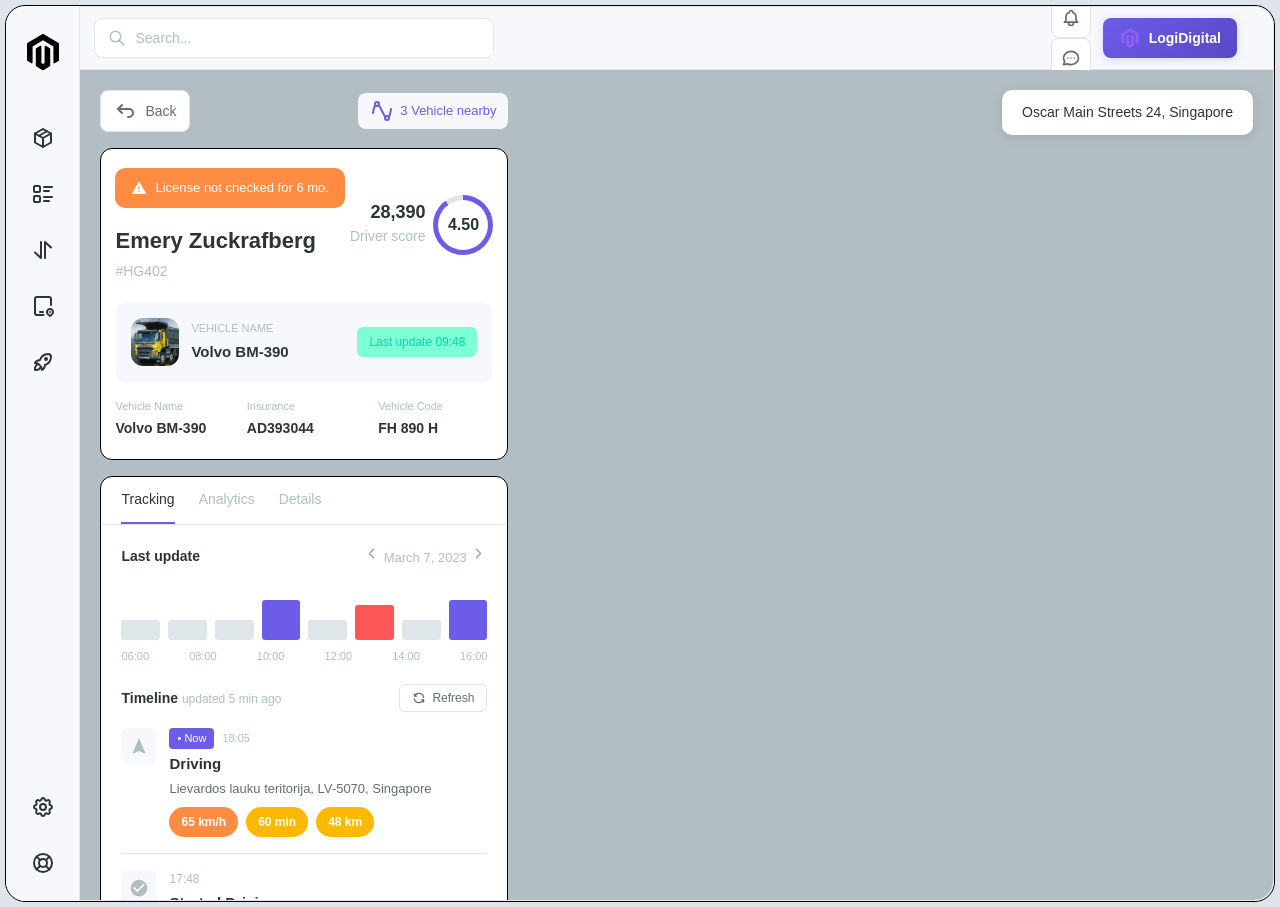
<file: 1. Responsive Admin Dashboard Panel/LogiDigital/index.html>
<!DOCTYPE html>
<html lang="en">
  <head>
    <meta charset="UTF-8" />
    <meta name="viewport" content="width=device-width, initial-scale=1.0" />
    <title>LogiDigital</title>
    <link rel="stylesheet" href="style.css" />
  </head>
  <body>
    <div class="app-container">
      <!-- Sidebar -->
      <aside class="sidebar">
        <!-- sidebar group -->
        <div class="sidebar-group">
          <!-- Logo  -->
          <div style="margin-bottom: 16px" class="Logo-container">
            <svg
              xmlns="http://www.w3.org/2000/svg"
              x="0px"
              y="0px"
              width="40"
              height="40"
              viewBox="0 0 50 50"
            >
              <path
                d="M 25.003906 2.3339844 C 24.825656 2.3339844 24.646781 2.3815625 24.488281 2.4765625 L 5.484375 13.896484 C 5.183375 14.077484 5 14.402906 5 14.753906 L 5 35.222656 C 5 35.571656 5.1805156 35.894172 5.4785156 36.076172 L 10.478516 39.128906 C 11.144516 39.535906 12 39.055391 12 38.275391 L 12 18.113281 L 25 10.173828 L 38 18.113281 L 38 38.314453 C 38 39.094453 38.853531 39.574922 39.519531 39.169922 L 44.519531 36.130859 C 44.818531 35.948859 45 35.625391 45 35.275391 L 45 14.753906 C 45 14.402906 44.816625 14.077484 44.515625 13.896484 L 25.517578 2.4765625 C 25.359078 2.3815625 25.182156 2.3339844 25.003906 2.3339844 z M 21.998047 17.175781 C 21.824234 17.175906 21.645016 17.222469 21.478516 17.324219 L 16.478516 20.378906 C 16.180516 20.560906 16 20.882469 16 21.230469 L 16 42.023438 C 16 42.374437 16.183375 42.699859 16.484375 42.880859 L 24.488281 47.689453 C 24.805281 47.880453 25.200578 47.879453 25.517578 47.689453 L 33.515625 42.882812 C 33.816625 42.701813 34 42.376391 34 42.025391 L 34 21.230469 C 34 20.882469 33.819484 20.559906 33.521484 20.378906 L 28.521484 17.324219 C 27.855484 16.917219 27 17.396734 27 18.177734 L 27 38.771484 L 25 39.994141 L 23 38.771484 L 23 18.177734 C 23 17.591984 22.519484 17.175406 21.998047 17.175781 z"
              ></path>
            </svg>
          </div>

          <!-- Tab 1 -->
          <svg
            xmlns="http://www.w3.org/2000/svg"
            width="24"
            height="24"
            viewBox="0 0 24 24"
            fill="none"
            stroke="currentColor"
            stroke-width="2"
            stroke-linecap="round"
            stroke-linejoin="round"
            class="icon icon-tabler icons-tabler-outline icon-tabler-package"
          >
            <path stroke="none" d="M0 0h24v24H0z" fill="none" />
            <path d="M12 3l8 4.5l0 9l-8 4.5l-8 -4.5l0 -9l8 -4.5" />
            <path d="M12 12l8 -4.5" />
            <path d="M12 12l0 9" />
            <path d="M12 12l-8 -4.5" />
            <path d="M16 5.25l-8 4.5" />
          </svg>

          <!-- Tab 2  -->
          <svg
            xmlns="http://www.w3.org/2000/svg"
            width="24"
            height="24"
            viewBox="0 0 24 24"
            fill="none"
            stroke="currentColor"
            stroke-width="2"
            stroke-linecap="round"
            stroke-linejoin="round"
            class="icon icon-tabler icons-tabler-outline icon-tabler-list-details"
          >
            <path stroke="none" d="M0 0h24v24H0z" fill="none" />
            <path d="M13 5h8" />
            <path d="M13 9h5" />
            <path d="M13 15h8" />
            <path d="M13 19h5" />
            <path
              d="M3 4m0 1a1 1 0 0 1 1 -1h4a1 1 0 0 1 1 1v4a1 1 0 0 1 -1 1h-4a1 1 0 0 1 -1 -1z"
            />
            <path
              d="M3 14m0 1a1 1 0 0 1 1 -1h4a1 1 0 0 1 1 1v4a1 1 0 0 1 -1 1h-4a1 1 0 0 1 -1 -1z"
            />
          </svg>
          <!-- Tab 3 -->
          <svg
            xmlns="http://www.w3.org/2000/svg"
            width="24"
            height="24"
            viewBox="0 0 24 24"
            fill="none"
            stroke="currentColor"
            stroke-width="2"
            stroke-linecap="round"
            stroke-linejoin="round"
            class="icon icon-tabler icons-tabler-outline icon-tabler-transfer-vertical"
          >
            <path stroke="none" d="M0 0h24v24H0z" fill="none" />
            <path d="M10 4v16l-6 -5.5" />
            <path d="M14 20v-16l6 5.5" />
          </svg>
          <!-- Tab 4 -->
          <svg
            xmlns="http://www.w3.org/2000/svg"
            width="24"
            height="24"
            viewBox="0 0 24 24"
            fill="none"
            stroke="currentColor"
            stroke-width="2"
            stroke-linecap="round"
            stroke-linejoin="round"
            class="icon icon-tabler icons-tabler-outline icon-tabler-device-ipad-pin"
          >
            <path stroke="none" d="M0 0h24v24H0z" fill="none" />
            <path
              d="M12.5 21h-6.5a2 2 0 0 1 -2 -2v-14a2 2 0 0 1 2 -2h12a2 2 0 0 1 2 2v6"
            />
            <path d="M9 18h3" />
            <path
              d="M21.121 20.121a3 3 0 1 0 -4.242 0c.418 .419 1.125 1.045 2.121 1.879c1.051 -.89 1.759 -1.516 2.121 -1.879z"
            />
            <path d="M19 18v.01" />
          </svg>
          <!-- Tab 5 -->
          <svg
            xmlns="http://www.w3.org/2000/svg"
            width="24"
            height="24"
            viewBox="0 0 24 24"
            fill="none"
            stroke="currentColor"
            stroke-width="2"
            stroke-linecap="round"
            stroke-linejoin="round"
            class="icon icon-tabler icons-tabler-outline icon-tabler-rocket"
          >
            <path stroke="none" d="M0 0h24v24H0z" fill="none" />
            <path
              d="M4 13a8 8 0 0 1 7 7a6 6 0 0 0 3 -5a9 9 0 0 0 6 -8a3 3 0 0 0 -3 -3a9 9 0 0 0 -8 6a6 6 0 0 0 -5 3"
            />
            <path d="M7 14a6 6 0 0 0 -3 6a6 6 0 0 0 6 -3" />
            <path d="M15 9m-1 0a1 1 0 1 0 2 0a1 1 0 1 0 -2 0" />
          </svg>
        </div>
        <!-- sidebar group -->
        <div style="align-self: baseline" class="sidebar-group">
          <!-- Settings -->
          <svg
            xmlns="http://www.w3.org/2000/svg"
            width="24"
            height="24"
            viewBox="0 0 24 24"
            fill="none"
            stroke="currentColor"
            stroke-width="2"
            stroke-linecap="round"
            stroke-linejoin="round"
            class="icon icon-tabler icons-tabler-outline icon-tabler-settings"
          >
            <path stroke="none" d="M0 0h24v24H0z" fill="none" />
            <path
              d="M10.325 4.317c.426 -1.756 2.924 -1.756 3.35 0a1.724 1.724 0 0 0 2.573 1.066c1.543 -.94 3.31 .826 2.37 2.37a1.724 1.724 0 0 0 1.065 2.572c1.756 .426 1.756 2.924 0 3.35a1.724 1.724 0 0 0 -1.066 2.573c.94 1.543 -.826 3.31 -2.37 2.37a1.724 1.724 0 0 0 -2.572 1.065c-.426 1.756 -2.924 1.756 -3.35 0a1.724 1.724 0 0 0 -2.573 -1.066c-1.543 .94 -3.31 -.826 -2.37 -2.37a1.724 1.724 0 0 0 -1.065 -2.572c-1.756 -.426 -1.756 -2.924 0 -3.35a1.724 1.724 0 0 0 1.066 -2.573c-.94 -1.543 .826 -3.31 2.37 -2.37c1 .608 2.296 .07 2.572 -1.065z"
            />
            <path d="M9 12a3 3 0 1 0 6 0a3 3 0 0 0 -6 0" />
          </svg>
          <!-- Help Center -->
          <svg
            xmlns="http://www.w3.org/2000/svg"
            width="24"
            height="24"
            viewBox="0 0 24 24"
            fill="none"
            stroke="currentColor"
            stroke-width="2"
            stroke-linecap="round"
            stroke-linejoin="round"
            class="icon icon-tabler icons-tabler-outline icon-tabler-lifebuoy"
          >
            <path stroke="none" d="M0 0h24v24H0z" fill="none" />
            <path d="M12 12m-4 0a4 4 0 1 0 8 0a4 4 0 1 0 -8 0" />
            <path d="M12 12m-9 0a9 9 0 1 0 18 0a9 9 0 1 0 -18 0" />
            <path d="M15 15l3.35 3.35" />
            <path d="M9 15l-3.35 3.35" />
            <path d="M5.65 5.65l3.35 3.35" />
            <path d="M18.35 5.65l-3.35 3.35" />
          </svg>
        </div>
      </aside>
      <!-- Main Content -->
      <main class="main-content">
        <!-- Header -->
        <div class="main-content-header">
          <!-- Search bar -->
          <div class="search-container">
            <svg
              class="search-icon"
              fill="none"
              stroke="currentColor"
              viewBox="0 0 24 24"
            >
              <path
                stroke-linecap="round"
                stroke-linejoin="round"
                stroke-width="2"
                d="M21 21l-6-6m2-5a7 7 0 11-14 0 7 7 0 0114 0z"
              ></path>
            </svg>
            <input type="text" class="search-input" placeholder="Search..." />
          </div>

          <!-- Buttons -->
          <div class="buttons-container">
            <!-- Notification Button -->
            <div class="buttons-icon-container">
              <button class="icon-button" aria-label="Notifications">
                <svg fill="none" stroke="currentColor" viewBox="0 0 24 24">
                  <path
                    stroke-linecap="round"
                    stroke-linejoin="round"
                    stroke-width="2"
                    d="M15 17h5l-1.405-1.405A2.032 2.032 0 0118 14.158V11a6.002 6.002 0 00-4-5.659V5a2 2 0 10-4 0v.341C7.67 6.165 6 8.388 6 11v3.159c0 .538-.214 1.055-.595 1.436L4 17h5m6 0v1a3 3 0 11-6 0v-1m6 0H9"
                  ></path>
                </svg>
              </button>

              <!-- Chat Button -->
              <button class="icon-button" aria-label="Messages">
                <svg fill="none" stroke="currentColor" viewBox="0 0 24 24">
                  <path
                    stroke-linecap="round"
                    stroke-linejoin="round"
                    stroke-width="2"
                    d="M8 12h.01M12 12h.01M16 12h.01M21 12c0 4.418-4.03 8-9 8a9.863 9.863 0 01-4.255-.949L3 20l1.395-3.72C3.512 15.042 3 13.574 3 12c0-4.418 4.03-8 9-8s9 3.582 9 8z"
                  ></path>
                </svg>
              </button>
            </div>

            <!-- Logo Button -->
            <button class="logo-button">
              <!-- <span class="logo-icon"> -->
              <svg
                xmlns="http://www.w3.org/2000/svg"
                x="0px"
                y="0px"
                width="22"
                height="22"
                viewBox="0,0,256,256"
              >
                <g
                  fill="#8b5cf6"
                  fill-rule="nonzero"
                  stroke="none"
                  stroke-width="1"
                  stroke-linecap="butt"
                  stroke-linejoin="miter"
                  stroke-miterlimit="10"
                  stroke-dasharray=""
                  stroke-dashoffset="0"
                  font-family="none"
                  font-weight="none"
                  font-size="none"
                  text-anchor="none"
                  style="mix-blend-mode: normal"
                >
                  <g transform="scale(5.12,5.12)">
                    <path
                      d="M25.00391,2.33398c-0.17825,0 -0.35712,0.04758 -0.51562,0.14258l-19.00391,11.41992c-0.301,0.181 -0.48437,0.50642 -0.48437,0.85742v20.46875c0,0.349 0.18052,0.67152 0.47852,0.85352l5,3.05273c0.666,0.407 1.52148,-0.07352 1.52148,-0.85352v-20.16211l13,-7.93945l13,7.93945v20.20117c0,0.78 0.85353,1.26047 1.51953,0.85547l5,-3.03906c0.299,-0.182 0.48047,-0.50547 0.48047,-0.85547v-20.52148c0,-0.351 -0.18337,-0.67642 -0.48437,-0.85742l-18.99805,-11.41992c-0.1585,-0.095 -0.33542,-0.14258 -0.51367,-0.14258zM21.99805,17.17578c-0.17381,0.00013 -0.35303,0.04669 -0.51953,0.14844l-5,3.05469c-0.298,0.182 -0.47852,0.50356 -0.47852,0.85156v20.79297c0,0.351 0.18338,0.67642 0.48438,0.85742l8.00391,4.80859c0.317,0.191 0.7123,0.19 1.0293,0l7.99805,-4.80664c0.301,-0.181 0.48438,-0.50642 0.48438,-0.85742v-20.79492c0,-0.348 -0.18052,-0.67056 -0.47852,-0.85156l-5,-3.05469c-0.666,-0.407 -1.52148,0.07251 -1.52148,0.85352v20.59375l-2,1.22266l-2,-1.22266v-20.59375c0,-0.58575 -0.48052,-1.00233 -1.00195,-1.00195z"
                    ></path>
                  </g>
                </g>
              </svg>
              <!-- </span> -->
              <span>LogiDigital</span>
            </button>
          </div>
        </div>

        <!-- Map area -->
        <!-- Map area with overlays -->
        <div class="map-area">
          <!-- Location Indicator (Top Right) -->
          <div class="location-indicator">Oscar Main Streets 24, Singapore</div>

          <!-- Sidebar Panel (Left) -->
          <div class="sidebar-panel">
            <div class="sidebar-header">
              <!-- Top Buttons : Back and Vehicles Row -->
              <div class="back-vehicles-row">
                <button class="back-button">
                  <svg
                    xmlns="http://www.w3.org/2000/svg"
                    width="24"
                    height="24"
                    viewBox="0 0 24 24"
                    fill="none"
                    stroke="currentColor"
                    stroke-width="2"
                    stroke-linecap="round"
                    stroke-linejoin="round"
                    class="icon icon-tabler icons-tabler-outline icon-tabler-arrow-back-up"
                    style="color: var(--text-secondary)"
                  >
                    <path stroke="none" d="M0 0h24v24H0z" fill="none" />
                    <path d="M9 14l-4 -4l4 -4" />
                    <path d="M5 10h11a4 4 0 1 1 0 8h-1" />
                  </svg>
                  Back
                </button>
                <div class="vehicles-nearby">
                  <svg
                    xmlns="http://www.w3.org/2000/svg"
                    width="24"
                    height="24"
                    viewBox="0 0 24 24"
                    fill="none"
                    stroke="currentColor"
                    stroke-width="2"
                    stroke-linecap="round"
                    stroke-linejoin="round"
                    class="icon icon-tabler icons-tabler-outline icon-tabler-math-max-min"
                  >
                    <path stroke="none" d="M0 0h24v24H0z" fill="none" />
                    <path d="M15 19a2 2 0 1 0 4 0a2 2 0 0 0 -4 0" />
                    <path d="M5 5a2 2 0 1 0 4 0a2 2 0 0 0 -4 0" />
                    <path
                      d="M3 14s.605 -5.44 2.284 -7.862m3.395 .026c2.137 2.652 4.547 9.113 6.68 11.719"
                    />
                    <path
                      d="M18.748 18.038c.702 -.88 1.452 -3.56 2.252 -8.038"
                    />
                  </svg>
                  3 Vehicle nearby
                </div>
              </div>

              <!-- Vechical  Card -->
              <div class="vechical-card">
                <!-- Driver Info -->
                <div class="driver-info">
                  <!-- Warning Badge -->
                  <div>
                    <div class="warning-badge">
                      <svg
                        width="16"
                        height="16"
                        fill="currentColor"
                        viewBox="0 0 24 24"
                      >
                        <path
                          d="M1 21h22L12 2 1 21zm12-3h-2v-2h2v2zm0-4h-2v-4h2v4z"
                        ></path>
                      </svg>
                      License not checked for 6 mo.
                    </div>
                    <div class="driver-details">
                      <h2>Emery Zuckrafberg</h2>
                      <div class="driver-id">#HG402</div>
                    </div>
                  </div>

                  <div>
                    <div class="driver-score-box">
                      <div class="score-display">
                        <div>
                          <span class="score-number">28,390</span>
                          <div class="score-label">Driver score</div>
                        </div>
                        <div class="score-circle">
                          <span class="score-text">4.50</span>
                        </div>
                      </div>
                    </div>
                  </div>
                </div>

                <!-- Vehicle Info Card -->
                <div class="vehicle-info-card">
                  <div class="vehicle-icon">
                    <img
                      style="border-radius: 12px"
                      width="48"
                      height="48"
                      src="./assets/Monosnap Volvo FMX 460 33 CU.M Tipper Images and P.png"
                      alt=""
                    />
                  </div>
                  <div class="vehicle-details">
                    <div class="vehicle-label">Vehicle Name</div>
                    <div class="vehicle-name">Volvo BM-390</div>
                  </div>
                  <div class="update-badge">Last update 09:48</div>
                </div>

                <!-- Vehicle Meta -->
                <div class="vehicle-meta">
                  <div class="meta-item">
                    <div class="meta-label">Vehicle Name</div>
                    <div class="meta-value">Volvo BM-390</div>
                  </div>
                  <div class="meta-item">
                    <div class="meta-label">Insurance</div>
                    <div class="meta-value">AD393044</div>
                  </div>
                  <div class="meta-item">
                    <div class="meta-label">Vehicle Code</div>
                    <div class="meta-value">FH 890 H</div>
                  </div>
                </div>
              </div>

              <!-- Tabs -->
              <div class="tabs-section">
                <div class="tabs">
                  <div class="tab active">Tracking</div>
                  <div class="tab">Analytics</div>
                  <div class="tab">Details</div>
                </div>

                <!-- Tracking Content -->
                <div class="tracking-content">
                  <!-- Last Update Section -->
                  <div class="last-update-section">
                    <div class="section-header">
                      <span class="section-title">Last update</span>
                      <span class="date-text">
                        <svg
                          xmlns="http://www.w3.org/2000/svg"
                          width="17"
                          height="17"
                          viewBox="0 0 24 24"
                          fill="none"
                          stroke="currentColor"
                          stroke-width="2"
                          stroke-linecap="round"
                          stroke-linejoin="round"
                          class="icon icon-tabler icons-tabler-outline icon-tabler-chevron-left"
                          style="color: #9ca3af"
                        >
                          <path stroke="none" d="M0 0h24v24H0z" fill="none" />
                          <path d="M15 6l-6 6l6 6" />
                        </svg>
                        <span>March 7, 2023</span>
                        <svg
                          xmlns="http://www.w3.org/2000/svg"
                          width="17"
                          height="17"
                          viewBox="0 0 24 24"
                          fill="none"
                          stroke="currentColor"
                          stroke-width="2"
                          stroke-linecap="round"
                          stroke-linejoin="round"
                          class="icon icon-tabler icons-tabler-outline icon-tabler-chevron-right"
                          style="color: #9ca3af"
                        >
                          <path stroke="none" d="M0 0h24v24H0z" fill="none" />
                          <path d="M9 6l6 6l-6 6" /></svg
                      ></span>
                    </div>

                    <!-- Timeline Chart -->
                    <div class="timeline-chart">
                      <div class="timeline-column">
                        <div class="timeline-bar light"></div>
                      </div>
                      <div class="timeline-column">
                        <div class="timeline-bar light"></div>
                      </div>
                      <div class="timeline-column">
                        <div class="timeline-bar light"></div>
                      </div>
                      <div class="timeline-column">
                        <div class="timeline-bar active"></div>
                      </div>
                      <div class="timeline-column">
                        <div class="timeline-bar light"></div>
                      </div>
                      <div class="timeline-column">
                        <div class="timeline-bar red"></div>
                      </div>
                      <div class="timeline-column">
                        <div class="timeline-bar light"></div>
                      </div>
                      <div class="timeline-column">
                        <div class="timeline-bar active"></div>
                      </div>
                    </div>

                    <div class="time-labels">
                      <span>06:00</span>
                      <span>08:00</span>
                      <span>10:00</span>
                      <span>12:00</span>
                      <span>14:00</span>
                      <span>16:00</span>
                    </div>
                  </div>

                  <!-- Timeline Section -->
                  <div class="timeline-section">
                    <div class="timeline-header">
                      <div>
                        <span class="timeline-title">Timeline</span>
                        <span class="timeline-updated">updated 5 min ago</span>
                      </div>
                      <button class="refresh-button">
                        <svg
                          xmlns="http://www.w3.org/2000/svg"
                          width="14"
                          height="14"
                          viewBox="0 0 24 24"
                          fill="none"
                          stroke="currentColor"
                          stroke-width="2"
                          stroke-linecap="round"
                          stroke-linejoin="round"
                          class="icon icon-tabler icons-tabler-outline icon-tabler-refresh"
                        >
                          <path stroke="none" d="M0 0h24v24H0z" fill="none" />
                          <path d="M20 11a8.1 8.1 0 0 0 -15.5 -2m-.5 -4v4h4" />
                          <path d="M4 13a8.1 8.1 0 0 0 15.5 2m.5 4v-4h-4" />
                        </svg>
                        Refresh
                      </button>
                    </div>

                    <!-- Timeline Items -->
                    <div class="timeline-items">
                      <!-- Current Driving -->
                      <div class="timeline-item">
                        <div class="timeline-icon">
                          <svg
                            width="20"
                            height="20"
                            fill="currentColor"
                            viewBox="0 0 24 24"
                          >
                            <path
                              d="M12 2L4.5 20.29l.71.71L12 18l6.79 3 .71-.71z"
                            ></path>
                          </svg>
                        </div>
                        <div class="timeline-details">
                          <div class="timeline-time">
                            <span class="now-badge">• Now</span>
                            <span class="actual-time">18:05</span>
                          </div>
                          <div class="timeline-status">Driving</div>
                          <div class="timeline-location">
                            Lievardos lauku teritorija, LV-5070, Singapore
                          </div>
                          <div class="timeline-stats">
                            <span class="stat-badge speed">65 km/h</span>
                            <span class="stat-badge time">60 min</span>
                            <span class="stat-badge distance">48 km</span>
                          </div>
                        </div>
                      </div>

                      <!-- Started Driving -->
                      <div class="timeline-item">
                        <div class="timeline-icon">
                          <svg
                            width="20"
                            height="20"
                            fill="currentColor"
                            viewBox="0 0 24 24"
                          >
                            <path
                              d="M12 2C6.48 2 2 6.48 2 12s4.48 10 10 10 10-4.48 10-10S17.52 2 12 2zm-2 15l-5-5 1.41-1.41L10 14.17l7.59-7.59L19 8l-9 9z"
                            ></path>
                          </svg>
                        </div>
                        <div class="timeline-details">
                          <div class="timeline-time">
                            <span class="time-badge">17:48</span>
                          </div>
                          <div class="timeline-status">Started Driving</div>
                          <div class="timeline-location">
                            Shrījku lauku teritorija, LV-1270, Singapore
                          </div>
                        </div>
                      </div>

                      <!-- Stopped -->
                      <div class="timeline-item">
                        <div class="timeline-icon">
                          <svg
                            width="20"
                            height="20"
                            fill="currentColor"
                            viewBox="0 0 24 24"
                          >
                            <path
                              d="M9 16.17L4.83 12l-1.42 1.41L9 19 21 7l-1.41-1.41z"
                            ></path>
                          </svg>
                        </div>
                        <div class="timeline-details">
                          <div class="timeline-time">
                            <span class="time-badge">17:32</span>
                          </div>
                          <div class="timeline-status">Stopped</div>
                          <div class="timeline-location">
                            Orchard flav, LV-5034, Singapore
                          </div>
                        </div>
                      </div>

                      <!-- Driving -->
                      <div class="timeline-item">
                        <div class="timeline-icon">
                          <svg
                            width="20"
                            height="20"
                            fill="currentColor"
                            viewBox="0 0 24 24"
                          >
                            <path
                              d="M12 2L4.5 20.29l.71.71L12 18l6.79 3 .71-.71z"
                            ></path>
                          </svg>
                        </div>
                        <div class="timeline-details">
                          <div class="timeline-time">
                            <span class="time-badge">17:12</span>
                          </div>
                          <div class="timeline-status">Driving</div>
                          <div class="timeline-location">
                            Sofia Garden teritorija, LV-8470, Singapore
                          </div>
                        </div>
                      </div>

                      <!-- Started Driving -->
                      <div class="timeline-item">
                        <div class="timeline-icon">
                          <svg
                            width="20"
                            height="20"
                            fill="currentColor"
                            viewBox="0 0 24 24"
                          >
                            <path
                              d="M12 2C6.48 2 2 6.48 2 12s4.48 10 10 10 10-4.48 10-10S17.52 2 12 2zm-2 15l-5-5 1.41-1.41L10 14.17l7.59-7.59L19 8l-9 9z"
                            ></path>
                          </svg>
                        </div>
                        <div class="timeline-details">
                          <div class="timeline-time">
                            <span class="time-badge">17:05</span>
                          </div>
                          <div class="timeline-status">Started Driving</div>
                          <div class="timeline-location">
                            Main Street teritorija, Singapore
                          </div>
                        </div>
                      </div>
                    </div>
                  </div>
                </div>
              </div>
            </div>
          </div>
        </div>
      </main>
    </div>
  </body>
</html>
</file>
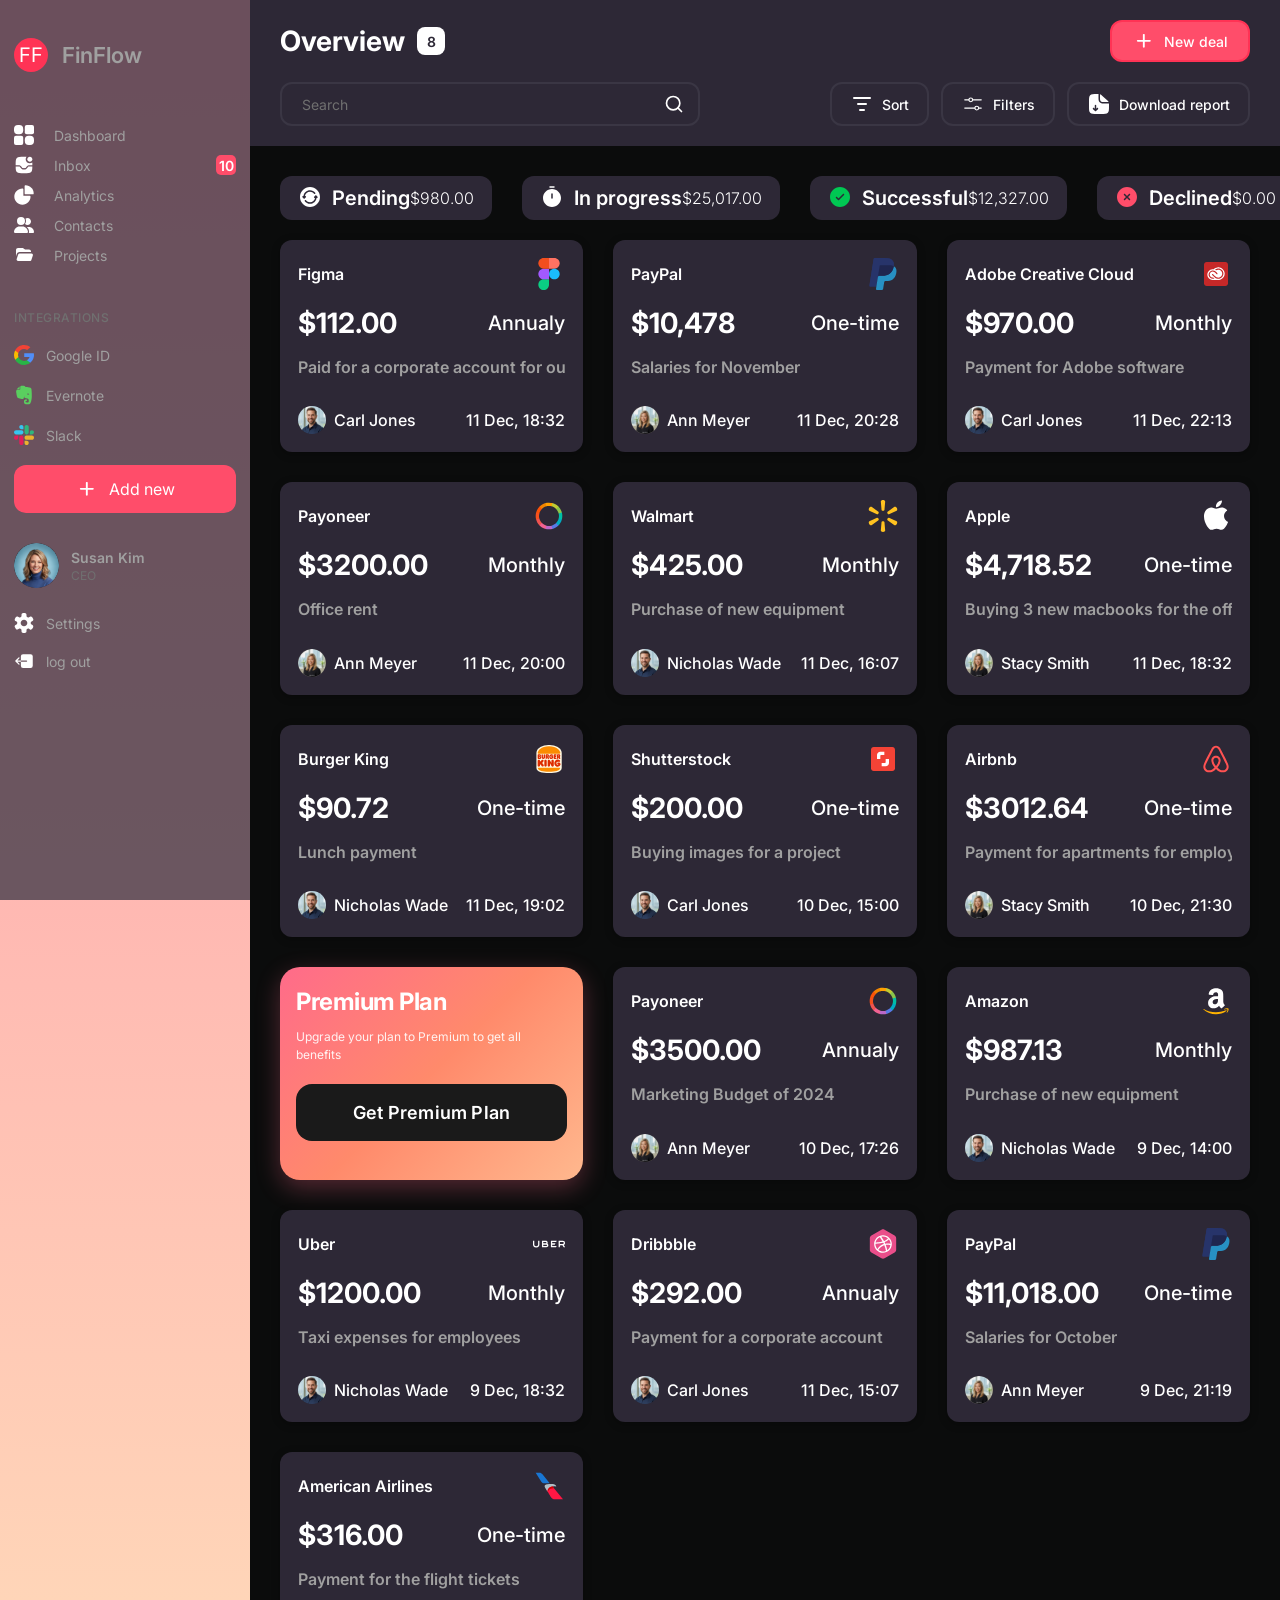
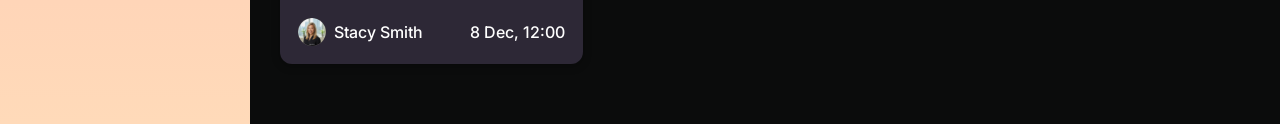
<file: 1. Responsive Admin Dashboard Panel/finFlow.html>
<!DOCTYPE html>
<html lang="en">
  <head>
    <meta charset="UTF-8" />
    <meta name="viewport" content="width=device-width, initial-scale=1.0" />
    <!--========= CSS  ================-->
    <link rel="stylesheet" href="./finFlow.css" />
    <!-- Iconscout CSS -->
    <link
      rel="stylesheet"
      href="https://unicons.iconscout.com/release/v4.0.8/css/line.css"
    />
    <title>FinFlow</title>
  </head>
  <body>
    <nav>
      <!-- Logo -->
      <div class="logo-name">
        <div class="logo-image">
          <!-- <img src="" alt="" /> -->
          FF
        </div>
        <span class="logo_name">FinFlow</span>
      </div>

      <!-- Menu Items -->
      <div class="menu-items">
        <ul class="nav-links">
          <li>
            <a href="">
              <svg
                xmlns="http://www.w3.org/2000/svg"
                viewBox="0 0 512 512"
                width="20"
                height="20"
                class="menu-items-icons"
              >
                <rect x="0" y="0" width="236" height="236" rx="100" />
                <rect x="276" y="0" width="236" height="236" rx="50" />
                <rect x="0" y="276" width="236" height="236" rx="50" />
                <rect x="276" y="276" width="236" height="236" rx="100" />
              </svg>
              <span class="link-name">Dashboard</span></a
            >
          </li>
          <li>
            <a href="">
              <svg
                viewBox="0 0 24 24"
                fill="none"
                xmlns="http://www.w3.org/2000/svg"
                id="Inbox-Unread--Streamline-Solar"
                width="20"
                height="20"
                class="menu-items-icons"
              >
                <path
                  d="M22 5c0 1.65685 -1.3431 3 -3 3s-3 -1.34315 -3 -3 1.3431 -3 3 -3 3 1.34315 3 3Z"
                  stroke-width="1"
                ></path>
                <path
                  d="M3.46447 20.5355C4.92893 22 7.28595 22 12 22c4.714 0 7.0711 0 8.5355 -1.4645 1.2708 -1.2708 1.4389 -3.2136 1.4611 -6.7855h-3.1569c-0.9738 0 -1.2284 0.016 -1.4422 0.1144 -0.2137 0.0983 -0.3916 0.2812 -1.0253 1.0205l-0.6928 0.8084c-0.5021 0.587 -0.8998 1.052 -1.4502 1.3051 -0.5503 0.2531 -1.1622 0.2525 -1.9347 0.2517h-0.589c-0.7725 0.0008 -1.3844 0.0014 -1.93474 -0.2517 -0.55038 -0.2531 -0.94805 -0.7181 -1.45018 -1.3051l-0.69274 -0.8084c-0.63374 -0.7393 -0.81162 -0.9222 -1.02539 -1.0205 -0.21376 -0.0984 -0.46838 -0.1144 -1.44219 -0.1144H2.00339c0.02222 3.5719 0.19028 5.5147 1.46108 6.7855Z"
                  stroke-width="1"
                ></path>
                <path
                  d="M12 2C7.28595 2 4.92893 2 3.46447 3.46447 2 4.92893 2 7.28595 2 12l0.00001 0.25 3.29453 -0.0001c0.77251 -0.0008 1.38432 -0.0014 1.9347 0.2517 0.55037 0.2531 0.94805 0.7181 1.45017 1.3051l0.69275 0.8084c0.63374 0.7393 0.81164 0.9222 1.02534 1.0205 0.2138 0.0984 0.4684 0.1144 1.4422 0.1144h0.3206c0.9738 0 1.2284 -0.016 1.4422 -0.1144 0.2137 -0.0983 0.3916 -0.2812 1.0253 -1.0205l0.6928 -0.8084c0.5021 -0.587 0.8998 -1.052 1.4502 -1.3051 0.5503 -0.2531 1.1622 -0.2525 1.9347 -0.2517L22 12.25l0 -0.25c0 -1.1219 0 -2.11026 -0.0197 -2.98488C21.148 9.63388 20.1168 10 19 10c-2.7614 0 -5 -2.23858 -5 -5 0 -1.11676 0.3661 -2.14801 0.9849 -2.98026C14.1103 2 13.1219 2 12 2Z"
                  stroke-width="1"
                ></path>
              </svg>
              <span class="link-name">Inbox</span>
              <span class="notification">10</span>
            </a>
          </li>
          <li>
            <a href="">
              <svg
                xmlns="http://www.w3.org/2000/svg"
                viewBox="0 0 32 32"
                width="20"
                height="20"
                fill="white"
                class="menu-items-icons"
              >
                <path
                  d="M13.49 5.51C6.33 5.51.5 11.34.5 18.51c0 7.16 5.83 12.99 12.99 12.99 7.17 0 13-5.83 13-12.99 0-.83-.68-1.5-1.5-1.5h-10v-10c0-.82-.67-1.5-1.5-1.5z"
                />
                <path
                  d="M18.51.5c-.83 0-1.5.67-1.5 1.5v11.49c0 .83.67 1.5 1.5 1.5H30c.83 0 1.5-.67 1.5-1.5C31.5 6.33 25.67.5 18.51.5z"
                />
              </svg>
              <span class="link-name">Analytics</span></a
            >
          </li>
          <li>
            <a href="">
              <svg
                class="fill-white menu-items-icons"
                viewBox="0 0 640 512"
                xmlns="http://www.w3.org/2000/svg"
                width="20"
                height="20"
              >
                <path
                  d="M96 128a128 128 0 1 1 256 0A128 128 0 1 1 96 128zM0 482.3C0 383.8 79.8 304 178.3 304h91.4C368.2 304 448 383.8 448 482.3c0 16.4-13.3 29.7-29.7 29.7H29.7C13.3 512 0 498.7 0 482.3zM609.3 512H471.4c5.4-9.4 8.6-20.3 8.6-32v-8c0-60.7-27.1-115.2-69.8-151.8c2.4-.1 4.7-.2 7.1-.2h61.4C567.8 320 640 392.2 640 481.3c0 17-13.8 30.7-30.7 30.7zM432 256c-31 0-59-12.6-79.3-32.9C372.4 196.5 384 163.6 384 128c0-26.8-6.6-52.1-18.3-74.3C384.3 40.1 407.2 32 432 32c61.9 0 112 50.1 112 112s-50.1 112-112 112z"
                ></path>
              </svg>
              <span class="link-name">Contacts</span></a
            >
          </li>
          <li>
            <a href="">
              <svg
                xmlns="http://www.w3.org/2000/svg"
                viewBox="0 0 640 640"
                width="20"
                height="20"
                fill="white"
                class="menu-items-icons"
              >
                <path
                  d="M88 289.6L64.4 360.2L64.4 160C64.4 124.7 93.1 96 128.4 96L267.1 96C280.9 96 294.4 100.5 305.5 108.8L343.9 137.6C349.4 141.8 356.2 144 363.1 144L480.4 144C515.7 144 544.4 172.7 544.4 208L544.4 224L179 224C137.7 224 101 250.4 87.9 289.6zM509.8 512L131 512C98.2 512 75.1 479.9 85.5 448.8L133.5 304.8C140 285.2 158.4 272 179 272L557.8 272C590.6 272 613.7 304.1 603.3 335.2L555.3 479.2C548.8 498.8 530.4 512 509.8 512z"
                />
              </svg>
              <span class="link-name">Projects</span></a
            >
          </li>
        </ul>
      </div>

      <!-- Integration : third party platforms-->
      <div class="third-party-platforms">
        <span>Integrations</span>
        <ul class="third-party-platforms-nav-links">
          <li>
            <a href="">
              <?xml version="1.0"?><svg
                id="Layer_1"
                style="enable-background: new 0 0 512 512"
                width="20"
                height="20"
                version="1.1"
                viewBox="0 0 512 512"
                xml:space="preserve"
                xmlns="http://www.w3.org/2000/svg"
                xmlns:xlink="http://www.w3.org/1999/xlink"
              >
                <path
                  d="M113.47,309.408L95.648,375.94l-65.139,1.378C11.042,341.211,0,299.9,0,256  c0-42.451,10.324-82.483,28.624-117.732h0.014l57.992,10.632l25.404,57.644c-5.317,15.501-8.215,32.141-8.215,49.456  C103.821,274.792,107.225,292.797,113.47,309.408z"
                  style="fill: #fbbb00"
                />
                <path
                  d="M507.527,208.176C510.467,223.662,512,239.655,512,256c0,18.328-1.927,36.206-5.598,53.451  c-12.462,58.683-45.025,109.925-90.134,146.187l-0.014-0.014l-73.044-3.727l-10.338-64.535  c29.932-17.554,53.324-45.025,65.646-77.911h-136.89V208.176h138.887L507.527,208.176L507.527,208.176z"
                  style="fill: #518ef8"
                />
                <path
                  d="M416.253,455.624l0.014,0.014C372.396,490.901,316.666,512,256,512  c-97.491,0-182.252-54.491-225.491-134.681l82.961-67.91c21.619,57.698,77.278,98.771,142.53,98.771  c28.047,0,54.323-7.582,76.87-20.818L416.253,455.624z"
                  style="fill: #28b446"
                />
                <path
                  d="M419.404,58.936l-82.933,67.896c-23.335-14.586-50.919-23.012-80.471-23.012  c-66.729,0-123.429,42.957-143.965,102.724l-83.397-68.276h-0.014C71.23,56.123,157.06,0,256,0  C318.115,0,375.068,22.126,419.404,58.936z"
                  style="fill: #f14336"
                />
                <g />
                <g />
                <g />
                <g />
                <g />
                <g />
                <g />
                <g />
                <g />
                <g />
                <g />
                <g />
                <g />
                <g />
                <g />
              </svg>
              <span>Google ID</span>
            </a>
          </li>
          <li>
            <a href="">
              <?xml version="1.0"?><!DOCTYPE svg PUBLIC '-//W3C//DTD SVG 1.1//EN' 'http://www.w3.org/Graphics/SVG/1.1/DTD/svg11.dtd'>
              <svg
                style="enable-background: new 0 0 512 512"
                width="20"
                height="20"
                version="1.1"
                viewBox="0 0 512 512"
                width="512px"
                xml:space="preserve"
                xmlns="http://www.w3.org/2000/svg"
                xmlns:xlink="http://www.w3.org/1999/xlink"
              >
                <g id="_x31_17-Evernote">
                  <g>
                    <g>
                      <g>
                        <g>
                          <path
                            d="M446.365,100.029c-3.582-19.112-15.006-28.529-25.322-32.209       c-11.15-4.012-33.73-8.166-62.096-11.483c-22.814-2.696-49.658-2.453-65.887-1.979c-1.936-13.247-11.301-25.354-21.736-29.545       c-27.857-11.152-70.932-8.461-81.965-5.381c-8.766,2.452-18.494,7.45-23.92,15.165c-3.638,5.142-5.963,11.751-5.996,20.962       c0,5.204,0.154,17.494,0.272,28.411c0.149,10.944,0.266,20.755,0.266,20.812c0,9.745-7.964,17.677-17.808,17.71H96.991       c-9.632,0-17.001,1.608-22.606,4.153c-5.635,2.54-9.638,5.982-12.648,10.017c-6.023,8.049-7.068,18.005-7.068,28.144       c0,0,0.09,8.284,2.092,24.313c1.668,12.414,15.205,99.107,28.063,125.485c4.978,10.262,8.292,14.534,18.104,19.056       c21.829,9.295,71.671,19.615,95.023,22.569c23.326,2.963,37.967,9.215,46.676-8.967c0.094-0.027,1.789-4.514,4.182-11.095       c7.568-22.818,8.615-43.063,8.615-57.717c0-1.495,2.207-1.557,2.207,0c0,10.344-1.969,46.954,25.828,56.759       c10.977,3.859,33.764,7.328,56.879,10.019c20.906,2.392,36.088,10.589,36.088,63.938c0,32.479-6.861,36.935-42.713,36.935       c-29.082,0-40.143,0.747-40.143-22.217c0-18.544,18.459-16.605,32.152-16.605c6.111,0,1.668-4.512,1.668-15.963       c0-11.396,7.156-17.978,0.389-18.154c-47.301-1.285-75.131-0.059-75.131,58.766c-0.029,53.443,20.521,63.339,87.656,63.339       c52.641,0,71.199-1.701,92.934-68.781c4.299-13.252,14.705-53.654,21-121.447C460.23,262.116,452.479,132.681,446.365,100.029       L446.365,100.029z M354.588,243.097c-6.496-0.235-12.764,0.182-18.576,1.109c1.641-13.161,7.098-29.339,26.484-28.683       c21.475,0.751,24.455,20.907,24.549,34.575C378.008,246.093,366.791,243.518,354.588,243.097L354.588,243.097z M94.9,109.444       h45.188c2.598,0,4.684-2.089,4.684-4.634c0,0-0.534-38.518-0.534-49.191v-0.122c0-8.79,1.847-16.449,5.096-22.876l1.552-2.873       c-0.178,0.029-0.356,0.123-0.502,0.273l-87.75,86.512c-0.178,0.151-0.268,0.327-0.328,0.512       c1.818-0.901,4.299-2.129,4.65-2.274C74.562,111.307,83.81,109.444,94.9,109.444L94.9,109.444z M94.9,109.444"
                            style="fill: #5acf5f"
                          />
                        </g>
                      </g>
                    </g>
                  </g>
                </g>
                <g id="Layer_1" />
              </svg>
              <span>Evernote</span>
            </a>
          </li>
          <li>
            <a href="">
              <?xml version="1.0"?><!DOCTYPE svg PUBLIC '-//W3C//DTD SVG 1.1//EN' 'http://www.w3.org/Graphics/SVG/1.1/DTD/svg11.dtd'>
              <svg
                style="
                  fill-rule: evenodd;
                  clip-rule: evenodd;
                  stroke-linejoin: round;
                  stroke-miterlimit: 2;
                "
                version="1.1"
                viewBox="0 0 512 512"
                width="20"
                height="20"
                xml:space="preserve"
                xmlns="http://www.w3.org/2000/svg"
                xmlns:serif="http://www.serif.com/"
                xmlns:xlink="http://www.w3.org/1999/xlink"
              >
                <g>
                  <g>
                    <path
                      d="M107.57,323.544c0,29.603 -24.182,53.785 -53.785,53.785c-29.602,0 -53.785,-24.182 -53.785,-53.785c0,-29.602 24.183,-53.785 53.785,-53.785l53.785,0l0,53.785Z"
                      style="fill: #e01e5a; fill-rule: nonzero"
                    />
                    <path
                      d="M134.671,323.544c0,-29.602 24.183,-53.785 53.785,-53.785c29.603,0 53.785,24.183 53.785,53.785l0,134.671c0,29.603 -24.182,53.785 -53.785,53.785c-29.602,0 -53.785,-24.182 -53.785,-53.785l0,-134.671Z"
                      style="fill: #e01e5a; fill-rule: nonzero"
                    />
                  </g>
                  <g>
                    <path
                      d="M188.456,107.57c-29.602,0 -53.785,-24.182 -53.785,-53.785c0,-29.602 24.183,-53.785 53.785,-53.785c29.603,0 53.785,24.183 53.785,53.785l0,53.785l-53.785,0Z"
                      style="fill: #36c5f0; fill-rule: nonzero"
                    />
                    <path
                      d="M188.456,134.671c29.603,0 53.785,24.183 53.785,53.785c0,29.603 -24.182,53.785 -53.785,53.785l-134.671,0c-29.602,0 -53.785,-24.182 -53.785,-53.785c0,-29.602 24.183,-53.785 53.785,-53.785l134.671,0Z"
                      style="fill: #36c5f0; fill-rule: nonzero"
                    />
                  </g>
                  <g>
                    <path
                      d="M404.43,188.456c0,-29.602 24.183,-53.785 53.785,-53.785c29.603,0 53.785,24.183 53.785,53.785c0,29.603 -24.182,53.785 -53.785,53.785l-53.785,0l0,-53.785Z"
                      style="fill: #2eb67d; fill-rule: nonzero"
                    />
                    <path
                      d="M377.329,188.456c0,29.603 -24.182,53.785 -53.785,53.785c-29.602,0 -53.785,-24.182 -53.785,-53.785l0,-134.671c0,-29.602 24.183,-53.785 53.785,-53.785c29.603,0 53.785,24.183 53.785,53.785l0,134.671Z"
                      style="fill: #2eb67d; fill-rule: nonzero"
                    />
                  </g>
                  <g>
                    <path
                      d="M323.544,404.43c29.603,0 53.785,24.183 53.785,53.785c0,29.603 -24.182,53.785 -53.785,53.785c-29.602,0 -53.785,-24.182 -53.785,-53.785l0,-53.785l53.785,0Z"
                      style="fill: #ecb22e; fill-rule: nonzero"
                    />
                    <path
                      d="M323.544,377.329c-29.602,0 -53.785,-24.182 -53.785,-53.785c0,-29.602 24.183,-53.785 53.785,-53.785l134.671,0c29.603,0 53.785,24.183 53.785,53.785c0,29.603 -24.182,53.785 -53.785,53.785l-134.671,0Z"
                      style="fill: #ecb22e; fill-rule: nonzero"
                    />
                  </g>
                </g>
              </svg>
              <span>Slack</span>
            </a>
          </li>
          <li class="button">
            <?xml version="1.0"?><svg
              version="1.1"
              viewBox="0 0 64 64"
              width="24"
              height="24"
              xmlns="http://www.w3.org/2000/svg"
              xmlns:xlink="http://www.w3.org/1999/xlink"
            >
              <title />
              <desc />
              <g
                fill="none"
                fill-rule="evenodd"
                id="Plus"
                stroke="none"
                stroke-width="1"
              >
                <path
                  d="M31.5,13 C32.8807119,13 34,14.1192881 34,15.5 L34,47.5 C34,48.8807119 32.8807119,50 31.5,50 C30.1192881,50 29,48.8807119 29,47.5 L29,15.5 C29,14.1192881 30.1192881,13 31.5,13 Z"
                  fill="white"
                  id="Rectangle"
                />
                <path
                  d="M50,31.5 C50,32.8807119 48.8807119,34 47.5,34 L15.5,34 C14.1192881,34 13,32.8807119 13,31.5 C13,30.1192881 14.1192881,29 15.5,29 L47.5,29 C48.8807119,29 50,30.1192881 50,31.5 Z"
                  fill="white"
                  id="Rectangle"
                />
              </g>
            </svg>
            <span>Add new</span>
          </li>
        </ul>
      </div>

      <!-- Profile -->
      <div class="profile">
        <div class="profile-image">
          <img src="./finFlowAssets/Susan_Kim_CEO.png" alt="" />
        </div>
        <div>
          <span class="profile-name">Susan Kim</span>
          <span class="profile-designation">CEO</span>
        </div>
      </div>

      <!-- logout-settings-mode -->
      <ul class="logout-settings-mode">
        <li>
          <a href="#">
            <svg
              style="enable-background: new 0 0 24 24"
              version="1.1"
              viewBox="0 0 24 24"
              xml:space="preserve"
              xmlns="http://www.w3.org/2000/svg"
              xmlns:xlink="http://www.w3.org/1999/xlink"
              width="20"
              height="20"
            >
              <g id="info" />
              <g id="icons">
                <path
                  d="M22.2,14.4L21,13.7c-1.3-0.8-1.3-2.7,0-3.5l1.2-0.7c1-0.6,1.3-1.8,0.7-2.7l-1-1.7c-0.6-1-1.8-1.3-2.7-0.7L18,5.1c-1.3,0.8-3-0.2-3-1.7V2c0-1.1-0.9-2-2-2h-2C9.9,0,9,0.9,9,2v1.3c0,1.5-1.7,2.5-3,1.7L4.8,4.4c-1-0.6-2.2-0.2-2.7,0.7l-1,1.7C0.6,7.8,0.9,9,1.8,9.6L3,10.3C4.3,11,4.3,13,3,13.7l-1.2,0.7c-1,0.6-1.3,1.8-0.7,2.7l1,1.7c0.6,1,1.8,1.3,2.7,0.7L6,18.9c1.3-0.8,3,0.2,3,1.7V22c0,1.1,0.9,2,2,2h2c1.1,0,2-0.9,2-2v-1.3c0-1.5,1.7-2.5,3-1.7l1.2,0.7c1,0.6,2.2,0.2,2.7-0.7l1-1.7C23.4,16.2,23.1,15,22.2,14.4z M12,16c-2.2,0-4-1.8-4-4c0-2.2,1.8-4,4-4s4,1.8,4,4C16,14.2,14.2,16,12,16z"
                  id="settings"
                />
              </g>
            </svg>
            <span class="link-name">Settings</span>
          </a>
        </li>
        <li class="mode">
          <a href="#">
            <svg
              viewBox="0 0 512 512"
              xmlns="http://www.w3.org/2000/svg"
              style="transform: rotate(180deg)"
              width="20"
              height="20"
            >
              <title />
              <path
                d="M336,376V272H191a16,16,0,0,1,0-32H336V136a56.06,56.06,0,0,0-56-56H88a56.06,56.06,0,0,0-56,56V376a56.06,56.06,0,0,0,56,56H280A56.06,56.06,0,0,0,336,376Z"
              />
              <path
                d="M425.37,272l-52.68,52.69a16,16,0,0,0,22.62,22.62l80-80a16,16,0,0,0,0-22.62l-80-80a16,16,0,0,0-22.62,22.62L425.37,240H336v32Z"
              />
            </svg>
            <span class="link-name">log out</span>
          </a>
        </li>
      </ul>
    </nav>
    <section class="dashboard">
      <div class="header">
        <!-- 1st -->
        <div class="header-row">
          <span class="header-first-row-label-name">Overview</span>
          <span class="header-first-row-label-number">8</span>
          <div class="header-first-row-label-button">
            <?xml version="1.0"?><svg
              version="1.1"
              viewBox="0 0 64 64"
              width="24"
              height="24"
              xmlns="http://www.w3.org/2000/svg"
              xmlns:xlink="http://www.w3.org/1999/xlink"
            >
              <title />
              <desc />
              <g
                fill="none"
                fill-rule="evenodd"
                id="Plus"
                stroke="none"
                stroke-width="1"
              >
                <path
                  d="M31.5,13 C32.8807119,13 34,14.1192881 34,15.5 L34,47.5 C34,48.8807119 32.8807119,50 31.5,50 C30.1192881,50 29,48.8807119 29,47.5 L29,15.5 C29,14.1192881 30.1192881,13 31.5,13 Z"
                  fill="white"
                  id="Rectangle"
                />
                <path
                  d="M50,31.5 C50,32.8807119 48.8807119,34 47.5,34 L15.5,34 C14.1192881,34 13,32.8807119 13,31.5 C13,30.1192881 14.1192881,29 15.5,29 L47.5,29 C48.8807119,29 50,30.1192881 50,31.5 Z"
                  fill="white"
                  id="Rectangle"
                />
              </g>
            </svg>
            <span>New deal</span>
          </div>
        </div>
        <!-- 2nd -->
        <div class="header-row header-second-row">
          <!-- Search Bar -->
          <div class="header-second-row-search-bar">
            <input type="text" placeholder="Search" />
            <svg
              xmlns="http://www.w3.org/2000/svg"
              width="20"
              height="20"
              viewBox="0 0 24 24"
              fill="none"
              stroke="currentColor"
              stroke-width="2"
              stroke-linecap="round"
              stroke-linejoin="round"
            >
              <circle cx="11" cy="11" r="8"></circle>
              <path d="m21 21-4.35-4.35"></path>
            </svg>
          </div>

          <!-- 3 Buttons -->
          <div class="header-second-row-buttons">
            <!-- Sort -->
            <button class="header-btn sort-btn">
              <svg
                xmlns="http://www.w3.org/2000/svg"
                width="24"
                height="24"
                viewBox="0 0 24 24"
                fill="none"
                stroke="currentColor"
                stroke-width="2"
                stroke-linecap="round"
                stroke-linejoin="round"
              >
                <line x1="4" y1="6" x2="20" y2="6"></line>
                <line x1="8" y1="12" x2="16" y2="12"></line>
                <line x1="10" y1="18" x2="14" y2="18"></line>
              </svg>
              <span>Sort</span>
            </button>

            <!-- Filter -->
            <button class="header-btn filter-btn">
              <svg
                xmlns="http://www.w3.org/2000/svg"
                width="24"
                height="24"
                viewBox="0 0 256 256"
                id="sliders-horizontal"
              >
                <rect width="256" height="256" fill="none"></rect>
                <line
                  x1="148"
                  x2="40"
                  y1="171.994"
                  y2="171.994"
                  fill="none"
                  stroke="currentColor"
                  stroke-linecap="round"
                  stroke-linejoin="round"
                  stroke-width="12"
                ></line>
                <line
                  x1="216"
                  x2="188"
                  y1="171.994"
                  y2="171.994"
                  fill="none"
                  stroke="currentColor"
                  stroke-linecap="round"
                  stroke-linejoin="round"
                  stroke-width="12"
                ></line>
                <circle
                  cx="168"
                  cy="171.994"
                  r="20"
                  fill="none"
                  stroke="currentColor"
                  stroke-linecap="round"
                  stroke-linejoin="round"
                  stroke-width="12"
                ></circle>
                <line
                  x1="84"
                  x2="40"
                  y1="83.994"
                  y2="83.993"
                  fill="none"
                  stroke="currentColor"
                  stroke-linecap="round"
                  stroke-linejoin="round"
                  stroke-width="12"
                ></line>
                <line
                  x1="216"
                  x2="124"
                  y1="83.993"
                  y2="83.994"
                  fill="none"
                  stroke="currentColor"
                  stroke-linecap="round"
                  stroke-linejoin="round"
                  stroke-width="12"
                ></line>
                <circle
                  cx="104"
                  cy="83.994"
                  r="20"
                  fill="none"
                  stroke="currentColor"
                  stroke-linecap="round"
                  stroke-linejoin="round"
                  stroke-width="12"
                ></circle>
              </svg>
              <span>Filters</span>
            </button>

            <!-- Download -->
            <button class="header-btn download-btn">
              <svg
                viewBox="0 0 24 24"
                fill="none"
                xmlns="http://www.w3.org/2000/svg"
                id="File-Download--Streamline-Solar"
                height="24"
                width="24"
              >
                <path
                  d="m19.3517 7.61665 -3.9588 -3.5629c-1.1278 -1.01507 -1.6917 -1.52261 -2.3837 -1.78813L13 5.00011c0 2.35702 0 3.53553 0.7322 4.26776 0.7323 0.73223 1.9108 0.73223 4.2678 0.73223h3.5801c-0.3626 -0.70422 -1.0117 -1.28846 -2.2284 -2.38345Z"
                  stroke-width="1"
                ></path>
                <path
                  fill-rule="evenodd"
                  clip-rule="evenodd"
                  d="M10 22h4c3.7712 0 5.6569 0 6.8284 -1.1716C22 19.6569 22 17.7712 22 14v-0.4371c0 -0.8728 0 -1.5285 -0.0426 -2.0628H18l-0.0949 0c-1.0971 0.0001 -2.0666 0.0002 -2.8482 -0.1049 -0.8471 -0.1139 -1.6941 -0.3754 -2.3853 -1.0667 -0.6913 -0.69124 -0.9528 -1.53822 -1.0667 -2.38534 -0.1051 -0.78152 -0.105 -1.75109 -0.1049 -2.84819l0.0092 -2.8344c0.0003 -0.08244 0.0074 -0.16398 0.0208 -0.24391C11.1214 2 10.6358 2 10.0298 2 6.23869 2 4.34315 2 3.17157 3.17157 2 4.34315 2 6.22876 2 10v4c0 3.7712 0 5.6569 1.17157 6.8284C4.34315 22 6.22876 22 10 22Zm-2.01296 -2.9528c0.2885 0.2704 0.73742 0.2704 1.02592 0l2.00004 -1.875c0.3021 -0.2833 0.3175 -0.758 0.0342 -1.0602 -0.2833 -0.3021 -0.758 -0.3175 -1.06016 -0.0342l-0.73704 0.691 0 -3.2688c0 -0.4142 -0.33579 -0.75 -0.75 -0.75s-0.75 0.3358 -0.75 0.75v3.2688l-0.73704 -0.691c-0.30219 -0.2833 -0.77681 -0.2679 -1.06011 0.0342 -0.2833 0.3022 -0.26799 0.7769 0.03419 1.0602l2 1.875Z"
                  stroke-width="1"
                ></path>
              </svg>
              <span>Download report</span>
            </button>
          </div>
        </div>
      </div>

      <div class="main-area">
        <!-- Status Bar -->
        <div class="status-bar">
          <!-- 1. Pending -->
          <div class="status-bar-item">
            <div class="status-bar-icon pending">
              <!-- <svg
                xmlns="http://www.w3.org/2000/svg"
                id="arrow-exchange"
                width="20"
                height="20"
                version="1.1"
                viewBox="0 0 4.233 4.233"
              >
                <g id="layer1" transform="translate(73.405 -1.965)">
                  <g id="g1564">
                    <g id="g4067">
                      <g id="g7841">
                        <g id="g7841-3">
                          <g id="g8091">
                            <g id="g8578">
                              <g id="g10360">
                                <g id="g10447" transform="translate(.273)">
                                  <g id="g22519">
                                    <g id="g22540">
                                      <g id="g22938">
                                        <g id="g23361">
                                          <g
                                            id="g9487"
                                            style="
                                              stroke-width: 0.374178;
                                              stroke-miterlimit: 4;
                                              stroke-dasharray: none;
                                            "
                                            transform="rotate(44 -61.835 -22.694)scale(.7)"
                                          >
                                            <g id="g23535">
                                              <g
                                                id="g23432"
                                                transform="rotate(45 -71.288 4.081)"
                                              >
                                                <g id="g24518">
                                                  <g
                                                    id="g6529"
                                                    style="
                                                      stroke-width: 0.284774;
                                                      stroke-miterlimit: 4;
                                                      stroke-dasharray: none;
                                                    "
                                                    transform="rotate(-90 -22.612 54.92)scale(1.31395)"
                                                  >
                                                    <g id="g30760">
                                                      <path
                                                        id="path25352-3"
                                                        d="m 20.272304,2.9013288 -0.558728,0.5587276 c -0.111746,0.1117467 -0.111747,0.2228631 -2e-6,0.3346083 L 20.2723,4.3533904"
                                                        style="
                                                          fill: none;
                                                          stroke: #000;
                                                          stroke-width: 0.284774;
                                                          stroke-linecap: round;
                                                          stroke-linejoin: round;
                                                          stroke-miterlimit: 4;
                                                          stroke-dasharray: none;
                                                          paint-order: markers
                                                            fill stroke;
                                                        "
                                                      ></path>
                                                      <path
                                                        id="path30744"
                                                        d="m 20.272304,2.9013288 -0.558728,0.5587276 c -0.111746,0.1117467 -0.111747,0.2228631 -2e-6,0.3346083 L 20.2723,4.3533904"
                                                        style="
                                                          fill: none;
                                                          stroke: #000;
                                                          stroke-width: 0.284774;
                                                          stroke-linecap: round;
                                                          stroke-linejoin: round;
                                                          stroke-miterlimit: 4;
                                                          stroke-dasharray: none;
                                                          paint-order: markers
                                                            fill stroke;
                                                        "
                                                      ></path>
                                                      <path
                                                        id="path30746"
                                                        d="m 19.658527,3.6273596 2.694093,0 c 0.551749,0 0.978864,0.2397363 0.978864,1.1064001"
                                                        style="
                                                          fill: none;
                                                          stroke: #000;
                                                          stroke-width: 0.284774;
                                                          stroke-linecap: round;
                                                          stroke-linejoin: round;
                                                          stroke-miterlimit: 4;
                                                          stroke-dasharray: none;
                                                          paint-order: markers
                                                            fill stroke;
                                                        "
                                                      ></path>
                                                      <path
                                                        id="path30748"
                                                        d="m 22.688946,6.6033603 0.558728,-0.5587276 c 0.111746,-0.1117467 0.111747,-0.2228631 2e-6,-0.3346083 L 22.68895,5.1512987"
                                                        style="
                                                          fill: none;
                                                          stroke: #000;
                                                          stroke-width: 0.284774;
                                                          stroke-linecap: round;
                                                          stroke-linejoin: round;
                                                          stroke-miterlimit: 4;
                                                          stroke-dasharray: none;
                                                          paint-order: markers
                                                            fill stroke;
                                                        "
                                                      ></path>
                                                      <path
                                                        id="path30750"
                                                        d="m 22.688946,6.6033603 0.558728,-0.5587276 c 0.111746,-0.1117467 0.111747,-0.2228631 2e-6,-0.3346083 L 22.68895,5.1512987"
                                                        style="
                                                          fill: none;
                                                          stroke: #000;
                                                          stroke-width: 0.284774;
                                                          stroke-linecap: round;
                                                          stroke-linejoin: round;
                                                          stroke-miterlimit: 4;
                                                          stroke-dasharray: none;
                                                          paint-order: markers
                                                            fill stroke;
                                                        "
                                                      ></path>
                                                      <path
                                                        id="path30752"
                                                        d="m 23.302723,5.8773295 -2.694093,0 c -0.551749,0 -0.978864,-0.2397363 -0.978864,-1.1064001"
                                                        style="
                                                          fill: none;
                                                          stroke: #000;
                                                          stroke-width: 0.284774;
                                                          stroke-linecap: round;
                                                          stroke-linejoin: round;
                                                          stroke-miterlimit: 4;
                                                          stroke-dasharray: none;
                                                          paint-order: markers
                                                            fill stroke;
                                                        "
                                                      ></path>
                                                    </g>
                                                  </g>
                                                </g>
                                              </g>
                                            </g>
                                          </g>
                                        </g>
                                      </g>
                                    </g>
                                  </g>
                                </g>
                              </g>
                            </g>
                          </g>
                        </g>
                      </g>
                    </g>
                  </g>
                </g>
              </svg> -->
              <svg
                viewBox="0 0 24 24"
                xmlns="http://www.w3.org/2000/svg"
                id="Refresh-Circle--Streamline-Solar"
                height="24"
                width="24"
                class="Pending"
              >
                <path
                  fill-rule="evenodd"
                  clip-rule="evenodd"
                  d="M22 12c0 5.5228 -4.4772 10 -10 10 -5.52285 0 -10 -4.4772 -10 -10C2 6.47715 6.47715 2 12 2c5.5228 0 10 4.47715 10 10Zm-16.53944 -0.9167C5.83331 7.79988 8.62404 5.25 12.0096 5.25c2.1384 0 4.0393 1.01793 5.2425 2.59246 0.2515 0.32912 0.1885 0.79981 -0.1406 1.0513 -0.3291 0.2515 -0.7998 0.18857 -1.0513 -0.14056 -0.9313 -1.21875 -2.3989 -2.0032 -4.0506 -2.0032 -2.55747 0 -4.67321 1.88219 -5.0363 4.3333h0.36322c0.30344 0 0.57698 0.1829 0.69301 0.4633 0.11603 0.2803 0.05167 0.603 -0.16304 0.8174l-1.16826 1.1667c-0.29281 0.2924 -0.76713 0.2924 -1.05994 0L4.47003 12.364c-0.21471 -0.2144 -0.27906 -0.5371 -0.16304 -0.8174 0.11603 -0.2804 0.38957 -0.4633 0.69301 -0.4633h0.46056Zm12.90114 -0.614c-0.2928 -0.2924 -0.7671 -0.2924 -1.0599 0l-1.1683 1.1667c-0.2147 0.2144 -0.279 0.5371 -0.163 0.8174 0.116 0.2804 0.3896 0.4633 0.693 0.4633h0.3632c-0.3631 2.4511 -2.4788 4.3333 -5.0362 4.3333 -1.6441 0 -3.10566 -0.7771 -4.0376 -1.9862 -0.25288 -0.328 -0.72382 -0.389 -1.05189 -0.1361 -0.32806 0.2529 -0.38901 0.7238 -0.13614 1.0519 1.20399 1.562 3.09718 2.5704 5.22563 2.5704 3.3855 0 6.1762 -2.5499 6.549 -5.8333H19c0.3035 0 0.577 -0.1829 0.693 -0.4633 0.1161 -0.2803 0.0517 -0.603 -0.163 -0.8174l-1.1683 -1.1667Z"
                  stroke-width="1"
                ></path>
              </svg>
            </div>
            <div class="status-bar-content">
              <span class="status-bar-label">Pending</span>
              <span class="status-bar-amount">$980.00</span>
            </div>
          </div>

          <!-- 2. In progress -->
          <div class="status-bar-item">
            <div class="status-bar-icon progress">
              <!-- Icon placeholder: info/progress icon -->
              <svg
                viewBox="0 0 24 24"
                fill="none"
                xmlns="http://www.w3.org/2000/svg"
                id="Stopwatch--Streamline-Solar"
                height="24"
                width="24"
                class="progress"
              >
                <path
                  fill-rule="evenodd"
                  clip-rule="evenodd"
                  d="M12 22c4.9706 0 9 -4.0294 9 -9 0 -4.97056 -4.0294 -9 -9 -9 -4.97056 0 -9 4.02944 -9 9 0 4.9706 4.02944 9 9 9Zm0 -13.75c0.4142 0 0.75 0.33579 0.75 0.75v4c0 0.4142 -0.3358 0.75 -0.75 0.75s-0.75 -0.3358 -0.75 -0.75V9c0 -0.41421 0.3358 -0.75 0.75 -0.75Z"
                  stroke-width="1"
                ></path>
                <path
                  fill-rule="evenodd"
                  clip-rule="evenodd"
                  d="M9.25 2c0 -0.41421 0.33579 -0.75 0.75 -0.75h4c0.4142 0 0.75 0.33579 0.75 0.75s-0.3358 0.75 -0.75 0.75h-4c-0.41421 0 -0.75 -0.33579 -0.75 -0.75Z"
                  stroke-width="1"
                ></path>
              </svg>
            </div>
            <div class="status-bar-content">
              <span class="status-bar-label">In progress</span>
              <span class="status-bar-amount">$25,017.00</span>
            </div>
          </div>

          <!-- 3. Successful -->
          <div class="status-bar-item">
            <div class="status-bar-icon successful">
              <!-- Icon placeholder: checkmark icon -->
              <svg
                viewBox="0 0 24 24"
                fill="none"
                xmlns="http://www.w3.org/2000/svg"
                id="Check-Circle--Streamline-Solar"
                height="24"
                width="24"
                class="Successful"
              >
                <path
                  fill-rule="evenodd"
                  clip-rule="evenodd"
                  d="M22 12c0 5.5228 -4.4772 10 -10 10 -5.52285 0 -10 -4.4772 -10 -10C2 6.47715 6.47715 2 12 2c5.5228 0 10 4.47715 10 10Zm-5.9697 -3.03033c0.2929 0.29289 0.2929 0.76777 0 1.06063l-5 5c-0.2929 0.2929 -0.7677 0.2929 -1.06063 0l-2 -2c-0.29289 -0.2929 -0.29289 -0.7677 0 -1.0606 0.29289 -0.2929 0.76777 -0.2929 1.06066 0L10.5 13.4393l2.2348 -2.2348 2.2349 -2.23483c0.2929 -0.29289 0.7677 -0.29289 1.0606 0Z"
                  stroke-width="1"
                ></path>
              </svg>
            </div>
            <div class="status-bar-content">
              <span class="status-bar-label">Successful</span>
              <span class="status-bar-amount">$12,327.00</span>
            </div>
          </div>

          <!-- 4. Declined -->
          <div class="status-bar-item">
            <div class="status-bar-icon declined">
              <!-- Icon placeholder: X/close icon -->
              <svg
                viewBox="0 0 24 24"
                fill="none"
                xmlns="http://www.w3.org/2000/svg"
                id="Close-Circle--Streamline-Solar"
                height="24"
                width="24"
                class="Declined"
              >
                <path
                  fill-rule="evenodd"
                  clip-rule="evenodd"
                  d="M22 12c0 5.5228 -4.4772 10 -10 10 -5.52285 0 -10 -4.4772 -10 -10C2 6.47715 6.47715 2 12 2c5.5228 0 10 4.47715 10 10ZM8.96963 8.96965c0.29289 -0.29289 0.76776 -0.29289 1.06067 0L12 10.9393l1.9696 -1.96963c0.2929 -0.29289 0.7678 -0.29289 1.0607 0 0.2929 0.29289 0.2929 0.76777 0 1.06063L13.0606 12l1.9697 1.9696c0.2929 0.2929 0.2929 0.7678 0 1.0607 -0.2929 0.2929 -0.7678 0.2929 -1.0607 0L12 13.0607l-1.9697 1.9696c-0.29288 0.2929 -0.76776 0.2929 -1.06065 0 -0.29289 -0.2929 -0.29289 -0.7678 0 -1.0606L10.9393 12l-1.96967 -1.9697c-0.2929 -0.29288 -0.2929 -0.76776 0 -1.06065Z"
                  stroke-width="1"
                ></path>
              </svg>
            </div>
            <div class="status-bar-content">
              <span class="status-bar-label">Declined</span>
              <span class="status-bar-amount">$0.00</span>
            </div>
          </div>
        </div>

        <!-- Grid card component -->
        <div class="grid-card-container">
          <!-- 1. Regular Deal Card: Carl Jones -->
          <div class="deal-card-background">
            <div class="deal-card">
              <div class="deal-card-header">
                <div class="deal-card-company">
                  <span class="deal-card-company-name">Figma</span>
                </div>
                <div class="deal-card-logo">
                  <!-- Figma logo SVG/IMG -->
                  <svg
                    xmlns="http://www.w3.org/2000/svg"
                    viewBox="0 0 24 24"
                    id="figma"
                  >
                    <path
                      fill="#0ACF83"
                      d="M8 24c2.208 0 4-1.792 4-4v-4H8c-2.208 0-4 1.792-4 4s1.792 4 4 4z"
                    ></path>
                    <path
                      fill="#A259FF"
                      d="M4 12c0-2.208 1.792-4 4-4h4v8H8c-2.208 0-4-1.792-4-4z"
                    ></path>
                    <path
                      fill="#F24E1E"
                      d="M4 4c0-2.208 1.792-4 4-4h4v8H8C5.792 8 4 6.208 4 4z"
                    ></path>
                    <path
                      fill="#FF7262"
                      d="M12 0h4c2.208 0 4 1.792 4 4s-1.792 4-4 4h-4V0z"
                    ></path>
                    <path
                      fill="#1ABCFE"
                      d="M20 12c0 2.208-1.792 4-4 4s-4-1.792-4-4 1.792-4 4-4 4 1.792 4 4z"
                    ></path>
                  </svg>
                </div>
              </div>

              <div class="deal-card-amount-section">
                <span class="deal-card-amount">$112.00</span>
                <span class="deal-card-frequency">Annualy</span>
              </div>

              <p class="deal-card-description">
                Paid for a corporate account for our team
              </p>

              <div class="deal-card-footer">
                <div class="deal-card-user">
                  <div class="deal-card-user-avatar">
                    <img
                      src="./finFlowAssets/Carl Jones.png"
                      alt="Carl Jones"
                    />
                  </div>
                  <span class="deal-card-user-name">Carl Jones</span>
                </div>
                <span class="deal-card-timestamp">11 Dec, 18:32</span>
              </div>
            </div>
          </div>
          <!-- 2. Regular Deal Card: Ann Meyer -->
          <div class="deal-card-background">
            <div class="deal-card">
              <div class="deal-card-header">
                <div class="deal-card-company">
                  <span class="deal-card-company-name">PayPal</span>
                </div>
                <div class="deal-card-logo">
                  <!-- PayPal logo SVG/IMG -->
                  <svg
                    xmlns="http://www.w3.org/2000/svg"
                    width="2119"
                    height="2500"
                    preserveAspectRatio="xMidYMid"
                    viewBox="0 0 256 302"
                    id="paypal"
                  >
                    <path
                      fill="#27346A"
                      d="M217.168 23.507C203.234 7.625 178.046.816 145.823.816h-93.52A13.393 13.393 0 0 0 39.076 12.11L.136 259.077c-.774 4.87 2.997 9.28 7.933 9.28h57.736l14.5-91.971-.45 2.88c1.033-6.501 6.593-11.296 13.177-11.296h27.436c53.898 0 96.101-21.892 108.429-85.221.366-1.873.683-3.696.957-5.477-1.556-.824-1.556-.824 0 0 3.671-23.407-.025-39.34-12.686-53.765"
                    ></path>
                    <path
                      fill="#27346A"
                      d="M102.397 68.84a11.737 11.737 0 0 1 5.053-1.14h73.318c8.682 0 16.78.565 24.18 1.756a101.6 101.6 0 0 1 6.177 1.182 89.928 89.928 0 0 1 8.59 2.347c3.638 1.215 7.026 2.63 10.14 4.287 3.67-23.416-.026-39.34-12.687-53.765C203.226 7.625 178.046.816 145.823.816H52.295C45.71.816 40.108 5.61 39.076 12.11L.136 259.068c-.774 4.878 2.997 9.282 7.925 9.282h57.744L95.888 77.58a11.717 11.717 0 0 1 6.509-8.74z"
                    ></path>
                    <path
                      fill="#2790C3"
                      d="M228.897 82.749c-12.328 63.32-54.53 85.221-108.429 85.221H93.024c-6.584 0-12.145 4.795-13.168 11.296L61.817 293.621c-.674 4.262 2.622 8.124 6.934 8.124h48.67a11.71 11.71 0 0 0 11.563-9.88l.474-2.48 9.173-58.136.591-3.213a11.71 11.71 0 0 1 11.562-9.88h7.284c47.147 0 84.064-19.154 94.852-74.55 4.503-23.15 2.173-42.478-9.739-56.054-3.613-4.112-8.1-7.508-13.327-10.28-.283 1.79-.59 3.604-.957 5.477z"
                    ></path>
                    <path
                      fill="#1F264F"
                      d="M216.952 72.128a89.928 89.928 0 0 0-5.818-1.49 109.904 109.904 0 0 0-6.177-1.174c-7.408-1.199-15.5-1.765-24.19-1.765h-73.309a11.57 11.57 0 0 0-5.053 1.149 11.683 11.683 0 0 0-6.51 8.74l-15.582 98.798-.45 2.88c1.025-6.501 6.585-11.296 13.17-11.296h27.444c53.898 0 96.1-21.892 108.428-85.221.367-1.873.675-3.688.958-5.477-3.122-1.648-6.501-3.072-10.14-4.279a83.26 83.26 0 0 0-2.77-.865"
                    ></path>
                  </svg>
                </div>
              </div>

              <div class="deal-card-amount-section">
                <span class="deal-card-amount">$10,478</span>
                <span class="deal-card-frequency">One-time</span>
              </div>

              <p class="deal-card-description">Salaries for November</p>

              <div class="deal-card-footer">
                <div class="deal-card-user">
                  <div class="deal-card-user-avatar">
                    <img src="./finFlowAssets/Ann Meyer.png" alt="Carl Jones" />
                  </div>
                  <span class="deal-card-user-name">Ann Meyer</span>
                </div>
                <span class="deal-card-timestamp">11 Dec, 20:28</span>
              </div>
            </div>
          </div>
          <!-- 3. Regular Deal Card: Adobe Creative Cloud -->
          <div class="deal-card-background">
            <div class="deal-card">
              <div class="deal-card-header">
                <div class="deal-card-company">
                  <span class="deal-card-company-name"
                    >Adobe Creative Cloud</span
                  >
                </div>
                <div class="deal-card-logo">
                  <!-- Adobe logo placeholder -->
                  <svg
                    xmlns="http://www.w3.org/2000/svg"
                    x="0px"
                    y="0px"
                    width="240"
                    height="240"
                    viewBox="0 0 48 48"
                  >
                    <path
                      fill="#c62828"
                      d="M38,42H10c-2.209,0-4-1.791-4-4V10c0-2.209,1.791-4,4-4h28c2.209,0,4,1.791,4,4v28 C42,40.209,40.209,42,38,42z"
                    ></path>
                    <path
                      fill="#fff"
                      d="M37,23.076v0.848c-0.008,0.046-0.018,0.091-0.024,0.137c-0.044,0.369-0.073,0.74-0.134,1.106 c-0.2,1.19-0.632,2.296-1.274,3.319c-0.975,1.553-2.293,2.737-3.949,3.546c-0.956,0.469-1.987,0.77-3.046,0.891 c-0.235,0.027-0.471,0.051-0.706,0.077h-9.134c-0.046-0.008-0.092-0.022-0.138-0.025c-0.921-0.057-1.807-0.265-2.652-0.632 c-1.839-0.797-3.21-2.089-4.107-3.868c-0.397-0.784-0.653-1.631-0.759-2.502c-0.026-0.212-0.051-0.423-0.077-0.635v-0.823 c0.009-0.046,0.022-0.091,0.025-0.137c0.048-0.791,0.211-1.558,0.5-2.296c0.776-1.985,2.128-3.458,4.05-4.411 c0.997-0.495,2.06-0.755,3.171-0.812c0.544-0.028,1.088,0.002,1.629,0.074c0.049,0.007,0.12-0.015,0.154-0.05 c0.778-0.787,1.664-1.427,2.662-1.911c0.969-0.47,1.988-0.773,3.061-0.894c0.253-0.029,0.506-0.052,0.759-0.078h0.779 c0.051,0.008,0.102,0.017,0.153,0.023c0.386,0.045,0.774,0.073,1.156,0.136c1.192,0.198,2.302,0.622,3.329,1.252 c1.575,0.966,2.775,2.274,3.595,3.92c0.474,0.948,0.779,1.97,0.9,3.021C36.95,22.593,36.974,22.835,37,23.076 M22.462,17.589 c0.016,0.02,0.019,0.03,0.026,0.033c0.535,0.261,1.046,0.567,1.528,0.915c0.03,0.022,0.106,0.013,0.143-0.01 c1.324-0.831,2.76-1.118,4.302-0.847c1.511,0.265,2.741,1.013,3.68,2.208c1.064,1.352,1.469,2.881,1.176,4.582 c-0.197,1.14-0.658,2.163-1.441,3.02c-1.429,1.562-3.22,2.208-5.327,1.935c-1.297-0.168-2.417-0.723-3.344-1.651 c-1.19-1.191-2.387-2.373-3.58-3.561c-0.159-0.158-0.336-0.285-0.565-0.313c-0.4-0.049-0.763,0.149-0.936,0.505 c-0.154,0.318-0.134,0.676,0.2,1.002c1.33,1.294,2.648,2.599,3.977,3.894c0.227,0.223,0.471,0.428,0.729,0.615 c0.97,0.698,2.065,1.084,3.249,1.24c0.93,0.122,1.853,0.096,2.768-0.108c1.747-0.389,3.193-1.272,4.333-2.635 c0.941-1.126,1.51-2.42,1.708-3.873c0.115-0.829,0.091-1.67-0.071-2.491c-0.264-1.342-0.837-2.543-1.756-3.565 c-1.752-1.949-3.956-2.819-6.579-2.625c-1.009,0.075-1.963,0.368-2.861,0.834C23.338,16.941,22.882,17.242,22.462,17.589 M21.821,31.195c-0.036-0.033-0.072-0.066-0.108-0.1c-0.544-0.509-1.091-1.014-1.628-1.529c-0.104-0.1-0.2-0.148-0.347-0.145 c-0.544,0.013-1.089,0.015-1.625-0.105c-2.666-0.597-4.215-3.47-3.232-5.997c0.775-1.993,2.921-3.206,5.037-2.832 c0.948,0.168,1.781,0.565,2.464,1.264c0.833,0.852,1.691,1.68,2.534,2.524c0.192,0.192,0.412,0.28,0.677,0.242 c0.343-0.049,0.617-0.211,0.741-0.544c0.122-0.328,0.063-0.639-0.188-0.891c-0.884-0.887-1.747-1.797-2.667-2.646 c-1.784-1.648-3.887-2.139-6.214-1.438c-3.129,0.942-4.961,4.144-4.246,7.303c0.652,2.878,3.192,4.899,6.165,4.901 c0.83,0.001,1.66,0,2.49,0C21.716,31.202,21.757,31.199,21.821,31.195"
                    ></path>
                  </svg>
                </div>
              </div>

              <div class="deal-card-amount-section">
                <span class="deal-card-amount">$970.00</span>
                <span class="deal-card-frequency">Monthly</span>
              </div>

              <p class="deal-card-description">Payment for Adobe software</p>

              <div class="deal-card-footer">
                <div class="deal-card-user">
                  <div class="deal-card-user-avatar">
                    <img
                      src="./finFlowAssets/Carl Jones.png"
                      alt="Carl Jones"
                    />
                  </div>
                  <span class="deal-card-user-name">Carl Jones</span>
                </div>
                <span class="deal-card-timestamp">11 Dec, 22:13</span>
              </div>
            </div>
          </div>
          <!-- 4. Regular Deal Card: Payoneer (Declined) -->
          <div class="deal-card-background">
            <div class="deal-card">
              <div class="deal-card-header">
                <div class="deal-card-company">
                  <span class="deal-card-company-name">Payoneer</span>
                </div>
                <div class="deal-card-logo">
                  <!-- Payoneer logo placeholder -->
                  <svg
                    xmlns="http://www.w3.org/2000/svg"
                    x="0px"
                    y="0px"
                    width="240"
                    height="240"
                    viewBox="0 0 48 48"
                  >
                    <path
                      fill="#ffa000"
                      d="M29.17,4.68L31,8l-3.12,1.51c-3.423-0.911-6.246-0.403-7.76,0L17,8l1.83-3.32	C22.871,3.578,26.644,3.991,29.17,4.68z"
                    ></path>
                    <path
                      fill="#c0ca33"
                      d="M38.137,9.853l-0.075,3.79l-3.457-0.252c-2.509-2.501-5.208-3.472-6.72-3.88l1.298-4.828	C33.233,5.749,36.294,7.994,38.137,9.853z"
                    ></path>
                    <path
                      fill="#8bc34a"
                      d="M43.317,18.817l-1.96,3.245l-2.868-1.947c-0.923-3.42-2.774-5.611-3.88-6.72l3.538-3.532	C41.121,12.811,42.65,16.285,43.317,18.817z"
                    ></path>
                    <path
                      fill="#00bfa5"
                      d="M43.32,29.17L40,31l-1.51-3.12c0.911-3.423,0.403-6.246,0-7.76l4.83-1.29	C44.422,22.871,44.009,26.644,43.32,29.17z"
                    ></path>
                    <path
                      fill="#00acc1"
                      d="M38.147,38.137l-3.79-0.075l0.252-3.457c2.501-2.509,3.472-5.208,3.88-6.72l4.828,1.298	C42.251,33.233,40.006,36.294,38.147,38.137z"
                    ></path>
                    <path
                      fill="#5879e6"
                      d="M29.183,43.317l-3.245-1.96l1.947-2.868c3.42-0.923,5.611-2.774,6.72-3.88l3.532,3.538	C35.189,41.121,31.715,42.65,29.183,43.317z"
                    ></path>
                    <path
                      fill="#ba68c8"
                      d="M18.83,43.32L17,40l3.12-1.51c3.423,0.911,6.246,0.403,7.76,0l1.29,4.83	C25.129,44.422,21.356,44.009,18.83,43.32z"
                    ></path>
                    <path
                      fill="#f06292"
                      d="M9.863,38.147l0.075-3.79l3.457,0.252c2.509,2.501,5.208,3.472,6.72,3.88l-1.298,4.828	C14.767,42.251,11.706,40.006,9.863,38.147z"
                    ></path>
                    <path
                      fill="#ef5350"
                      d="M4.683,29.183l1.96-3.245l2.868,1.947c0.923,3.42,2.774,5.611,3.88,6.72l-3.538,3.532	C6.879,35.189,5.35,31.715,4.683,29.183z"
                    ></path>
                    <path
                      fill="#f4511e"
                      d="M4.68,18.83L8,17l1.51,3.12c-0.911,3.423-0.403,6.246,0,7.76l-4.83,1.29	C3.578,25.129,3.991,21.356,4.68,18.83z"
                    ></path>
                    <path
                      fill="#fa5209"
                      d="M9.853,9.863l3.79,0.075l-0.252,3.457c-2.501,2.509-3.472,5.208-3.88,6.72l-4.828-1.298	C5.749,14.767,7.994,11.706,9.853,9.863z"
                    ></path>
                    <linearGradient
                      id="0IPmGMAmWaLQGcKfSEhCwa_ouYlSyYhEAKU_gr1"
                      x1="9.863"
                      x2="20.115"
                      y1="9.037"
                      y2="9.037"
                      gradientUnits="userSpaceOnUse"
                    >
                      <stop offset="0" stop-color="#f37a01"></stop>
                      <stop offset="1" stop-color="#ef8b00"></stop>
                    </linearGradient>
                    <path
                      fill="url(#0IPmGMAmWaLQGcKfSEhCwa_ouYlSyYhEAKU_gr1)"
                      d="M18.817,4.683l1.298,4.828c-3.42,0.923-5.611,2.774-6.72,3.88L9.863,9.853	C12.811,6.879,16.285,5.35,18.817,4.683z"
                    ></path>
                  </svg>
                </div>
              </div>

              <div class="deal-card-amount-section">
                <span class="deal-card-amount">$3200.00</span>
                <span class="deal-card-frequency">Monthly</span>
              </div>

              <p class="deal-card-description">Office rent</p>

              <div class="deal-card-footer">
                <div class="deal-card-user">
                  <div class="deal-card-user-avatar">
                    <img src="./finFlowAssets/Ann Meyer.png" alt="Ann Meyer" />
                  </div>
                  <span class="deal-card-user-name">Ann Meyer</span>
                </div>
                <span class="deal-card-timestamp">11 Dec, 20:00</span>
              </div>
            </div>
          </div>
          <!-- 5. Regular Deal Card: Walmart -->
          <div class="deal-card-background">
            <div class="deal-card">
              <div class="deal-card-header">
                <div class="deal-card-company">
                  <span class="deal-card-company-name">Walmart</span>
                </div>
                <div class="deal-card-logo">
                  <!-- Walmart logo placeholder -->
                  <?xml version="1.0"?><svg
                    xmlns="http://www.w3.org/2000/svg"
                    xmlns:xlink="http://www.w3.org/1999/xlink"
                    version="1.1"
                    id="Capa_1"
                    viewBox="0 0 24 24"
                    style="enable-background: new 0 0 24 24"
                    xml:space="preserve"
                    width="24"
                    height="24"
                    fill="#FFC220"
                  >
                    <g>
                      <path
                        id="path28_00000073709866318191671830000014127386580848751760_"
                        d="M11.997,8.08c0.562,0,1.025-0.292,1.088-0.67   l0.556-6.279C13.641,0.51,12.914,0,11.999,0c-0.913,0-1.639,0.51-1.639,1.131l0.555,6.279C10.976,7.788,11.439,8.08,12,8.08H11.997   L11.997,8.08z"
                      />
                      <path
                        id="path30_00000124153341203747433310000011324957622965191851_"
                        d="M8.604,10.041c0.282-0.486,0.26-1.034-0.037-1.276   l-5.161-3.62C2.87,4.835,2.065,5.209,1.608,6C1.15,6.791,1.231,7.675,1.767,7.985l5.714,2.661c0.358,0.133,0.844-0.122,1.125-0.608   L8.604,10.041L8.604,10.041z"
                      />
                      <path
                        id="path32_00000155864076711077106610000005655660110521736632_"
                        d="M15.394,10.038c0.281,0.486,0.766,0.741,1.124,0.608   l5.715-2.661c0.538-0.31,0.615-1.194,0.16-1.985c-0.459-0.792-1.265-1.166-1.8-0.855l-5.161,3.62   c-0.295,0.243-0.317,0.79-0.036,1.276L15.394,10.038L15.394,10.038z"
                      />
                      <path
                        id="path34_00000101820081931970565570000016267403855375259060_"
                        d="M11.997,15.923c0.562,0,1.025,0.291,1.088,0.668   l0.556,6.279c0,0.622-0.727,1.131-1.642,1.131c-0.913,0-1.639-0.509-1.639-1.131l0.555-6.279c0.061-0.378,0.525-0.668,1.085-0.668   H11.997L11.997,15.923z"
                      />
                      <path
                        id="path36_00000173880211376678550210000014219910852041691539_"
                        d="M15.394,13.962c0.281-0.487,0.766-0.74,1.124-0.605   l5.715,2.658c0.538,0.311,0.615,1.195,0.16,1.987c-0.459,0.789-1.265,1.164-1.8,0.855l-5.161-3.617   c-0.295-0.246-0.317-0.792-0.036-1.278L15.394,13.962L15.394,13.962z"
                      />
                      <path
                        id="path38_00000105391591122968324110000005745871395683367067_"
                        d="M8.604,13.961c0.282,0.486,0.26,1.033-0.037,1.278   l-5.161,3.617c-0.536,0.31-1.341-0.065-1.798-0.855c-0.458-0.792-0.377-1.676,0.159-1.987l5.714-2.658   c0.358-0.135,0.844,0.118,1.125,0.605L8.604,13.961L8.604,13.961z"
                      />
                    </g>
                  </svg>
                </div>
              </div>

              <div class="deal-card-amount-section">
                <span class="deal-card-amount">$425.00</span>
                <span class="deal-card-frequency">Monthly</span>
              </div>

              <p class="deal-card-description">Purchase of new equipment</p>

              <div class="deal-card-footer">
                <div class="deal-card-user">
                  <div class="deal-card-user-avatar">
                    <img
                      src="./finFlowAssets/Carl Jones.png"
                      alt="Nicholas Wade"
                    />
                  </div>
                  <span class="deal-card-user-name">Nicholas Wade</span>
                </div>
                <span class="deal-card-timestamp">11 Dec, 16:07</span>
              </div>
            </div>
          </div>
          <!-- 6. Regular Deal Card: Apple -->
          <div class="deal-card-background">
            <div class="deal-card">
              <div class="deal-card-header">
                <div class="deal-card-company">
                  <span class="deal-card-company-name">Apple</span>
                </div>
                <div class="deal-card-logo">
                  <!-- Apple logo placeholder -->
                  <svg
                    xmlns="http://www.w3.org/2000/svg"
                    x="0px"
                    y="0px"
                    width="24"
                    height="24"
                    viewBox="0 0 30 30"
                    fill="#ffffff"
                  >
                    <path
                      d="M25.565,9.785c-0.123,0.077-3.051,1.702-3.051,5.305c0.138,4.109,3.695,5.55,3.756,5.55 c-0.061,0.077-0.537,1.963-1.947,3.94C23.204,26.283,21.962,28,20.076,28c-1.794,0-2.438-1.135-4.508-1.135 c-2.223,0-2.852,1.135-4.554,1.135c-1.886,0-3.22-1.809-4.4-3.496c-1.533-2.208-2.836-5.673-2.882-9 c-0.031-1.763,0.307-3.496,1.165-4.968c1.211-2.055,3.373-3.45,5.734-3.496c1.809-0.061,3.419,1.242,4.523,1.242 c1.058,0,3.036-1.242,5.274-1.242C21.394,7.041,23.97,7.332,25.565,9.785z M15.001,6.688c-0.322-1.61,0.567-3.22,1.395-4.247 c1.058-1.242,2.729-2.085,4.17-2.085c0.092,1.61-0.491,3.189-1.533,4.339C18.098,5.937,16.488,6.872,15.001,6.688z"
                    ></path>
                  </svg>
                </div>
              </div>

              <div class="deal-card-amount-section">
                <span class="deal-card-amount">$4,718.52</span>
                <span class="deal-card-frequency">One-time</span>
              </div>

              <p class="deal-card-description">
                Buying 3 new macbooks for the office
              </p>

              <div class="deal-card-footer">
                <div class="deal-card-user">
                  <div class="deal-card-user-avatar">
                    <img
                      src="./finFlowAssets/Ann Meyer.png"
                      alt="Stacy Smith"
                    />
                  </div>
                  <span class="deal-card-user-name">Stacy Smith</span>
                </div>
                <span class="deal-card-timestamp">11 Dec, 18:32</span>
              </div>
            </div>
          </div>
          <!-- 7. Featured Deal Card: Burger King -->
          <div class="deal-card-background">
            <div class="deal-card">
              <div class="deal-card-header">
                <div class="deal-card-company">
                  <span class="deal-card-company-name">Burger King</span>
                </div>
                <div class="deal-card-logo">
                  <!-- Burger King logo placeholder -->
                  <svg
                    xmlns="http://www.w3.org/2000/svg"
                    x="0px"
                    y="0px"
                    width="48"
                    height="48"
                    viewBox="0 0 48 48"
                  >
                    <path
                      fill="#fff8e1"
                      d="M25.096,3h-2c-7.979,0-18,4.021-18,12v3v17v2c0,6,8.507,8,19,8s19-2,19-8v-2V18v-3	C43.096,7.021,33.075,3,25.096,3z"
                    ></path>
                    <path
                      fill="#fb8c00"
                      d="M24.327,5H24h-0.327C12.248,5,7.05,11.673,7.05,14.932C7.085,15.694,7.444,16,8.282,16H24h15.718	c0.838,0,1.197-0.306,1.232-1.068C40.95,11.673,35.752,5,24.327,5z"
                    ></path>
                    <path
                      fill="#fb8c00"
                      d="M39.871,37H24H8.129c-0.569,0-0.965,0.568-0.771,1.104C8.491,41.236,14.529,43,24,43	s15.509-1.764,16.643-4.896C40.836,37.568,40.441,37,39.871,37z"
                    ></path>
                    <path
                      fill="#dd2c00"
                      d="M34.5,19c0.552,0,1-0.448,1-1s-0.448-1-1-1h-2.41c-0.016,0-0.029,0.008-0.045,0.009 C32.029,17.008,32.016,17,32,17c-0.552,0-1,0.448-1,1v2.574h-0.005c0,0.009,0.005,0.017,0.005,0.026V23c0,0.552,0.448,1,1,1h2.5 c0.552,0,1-0.448,1-1s-0.448-1-1-1H33v-0.522h1.155c0.499,0,0.903-0.404,0.903-0.903s-0.404-0.903-0.903-0.903H33V19H34.5z"
                    ></path>
                    <path
                      fill="#dd2c00"
                      d="M17.004,17c-0.586,0-1.06,0.448-1.06,1v3.5c0,0.276-0.238,0.5-0.53,0.5 c-0.292,0-0.53-0.224-0.53-0.5V18c0-0.552-0.474-1-1.06-1c-0.586,0-1.06,0.448-1.06,1v3.5c0,1.378,1.188,2.5,2.649,2.5 s2.649-1.122,2.649-2.5V18C18.064,17.448,17.59,17,17.004,17z"
                    ></path>
                    <path
                      fill="#dd2c00"
                      d="M11.423,20.348c0.319-0.375,0.515-0.858,0.515-1.419c0-1.292-1.072-1.929-2.12-1.929H7.955 c-0.093,0-0.146,0.019-0.182,0.046C7.333,17.152,7,17.528,7,18v5c0,0.552,0.448,1,1,1c0.007,0,0.012-0.004,0.019-0.004 c0.007,0,0.01,0.004,0.017,0.004h1.928c1.291,0,2.244-0.694,2.244-1.992C12.208,21.277,11.906,20.712,11.423,20.348z M10.144,19.235c0,0.189-0.117,0.613-0.523,0.613H9v-1.171h0.622C9.964,18.677,10.144,19.046,10.144,19.235z M9.817,22.486H9 v-1.171h0.817c0.188,0,0.462,0.225,0.462,0.576C10.28,22.261,10.006,22.486,9.817,22.486z"
                    ></path>
                    <path
                      fill="#dd2c00"
                      d="M23.938,19.201c0-1.496-1.072-2.201-2.12-2.201h-1.863c-0.021,0-0.03,0.006-0.048,0.007 c-0.012,0-0.022-0.007-0.035-0.007c-0.552,0-1,0.448-1,1v5c0,0.552,0.448,1,1,1c0.552,0,1-0.448,1-1v-1.382h0.421 c0.125,0.492,0.383,1.115,0.596,1.532c0.215,0.479,0.63,0.85,1.182,0.85h0c0.552,0,1-0.448,1-1c0-0.57-0.491-0.942-0.87-1.963 C23.655,20.62,23.938,19.997,23.938,19.201z M20.872,18.677h0.419c0.342,0,0.778,0.201,0.778,0.644 c0,0.515-0.372,0.694-0.778,0.694h-0.419V18.677z"
                    ></path>
                    <path
                      fill="#dd2c00"
                      d="M40.202,21.037c0.453-0.417,0.736-1.04,0.736-1.836c0-1.496-1.072-2.201-2.12-2.201h-1.863 c-0.093,0-0.146,0.019-0.182,0.046C36.333,17.152,36,17.528,36,18v5c0,0.552,0.448,1,1,1s1-0.448,1-1v-1.382h0.293 c0.125,0.492,0.383,1.115,0.596,1.532c0.215,0.479,0.63,0.85,1.182,0.85h0c0.552,0,1-0.448,1-1 C41.072,22.43,40.58,22.058,40.202,21.037z M38,18.677h0.291c0.342,0,0.778,0.201,0.778,0.644c0,0.515-0.372,0.694-0.778,0.694H38 V18.677z"
                    ></path>
                    <path
                      fill="#dd2c00"
                      d="M29.035,19.685l-0.318-0.005c-0.153-0.003-0.322-0.007-0.509-0.007c-0.562,0-1.017,0.448-1.017,1 s0.455,1,1.017,1c0.055,0,0.107,0,0.159,0.001c-0.149,0.231-0.495,0.449-0.775,0.449c-1.024,0-1.239-0.882-1.239-1.623 c0-0.827,0.625-1.5,1.393-1.5c0.336,0,0.622,0.063,0.784,0.173c0.459,0.313,1.094,0.201,1.414-0.253 c0.32-0.454,0.205-1.077-0.258-1.391C29.177,17.183,28.507,17,27.745,17c-1.889,0-3.426,1.57-3.426,3.5 c0,2.167,1.315,3.623,3.272,3.623c1.324,0,2.838-1.112,2.882-2.602c0.017-0.625-0.139-1.108-0.462-1.435 C29.756,19.828,29.408,19.685,29.035,19.685z"
                    ></path>
                    <g>
                      <path
                        fill="#dd2c00"
                        d="M18.778,25C17.796,25,17,25.796,17,26.778v7.053c0,0.982,0.796,1.778,1.778,1.778 c0.982,0,1.778-0.796,1.778-1.778v-7.053C20.556,25.796,19.76,25,18.778,25z"
                      ></path>
                      <path
                        fill="#dd2c00"
                        d="M29.416,25c-0.982,0-1.778,0.796-1.778,1.778v3.323l-2.25-4.115 c-0.02-0.036-0.052-0.057-0.075-0.089C25.006,25.363,24.437,25,23.778,25C22.796,25,22,25.796,22,26.778v7.053 c0,0.982,0.796,1.778,1.778,1.778c0.982,0,1.778-0.796,1.778-1.778v-3.368l2.146,3.926c0.016,0.03,0.04,0.052,0.059,0.079 c0.257,0.666,0.899,1.141,1.655,1.141c0.982,0,1.778-0.796,1.778-1.778v-7.053C31.194,25.796,30.398,25,29.416,25z"
                      ></path>
                      <path
                        fill="#dd2c00"
                        d="M13.775,30.025c0.968-0.817,1.653-1.806,2.017-2.557c0.422-0.87,0.059-1.917-0.811-2.338 c-0.869-0.42-1.917-0.059-2.338,0.811c-0.009,0.018-0.8,1.49-2.088,1.953v-1.116C10.556,25.796,9.76,25,8.778,25 C7.796,25,7,25.796,7,26.778v7.053c0,0.982,0.796,1.778,1.778,1.778c0.982,0,1.778-0.796,1.778-1.778v-1.843 c1.456,0.843,2.332,2.41,2.353,2.451c0.313,0.594,0.921,0.934,1.549,0.934c0.273,0,0.55-0.064,0.809-0.199 c0.857-0.447,1.189-1.504,0.742-2.361C15.957,32.715,15.199,31.302,13.775,30.025z"
                      ></path>
                      <path
                        fill="#dd2c00"
                        d="M38.959,29.156l-1.451-0.002c-0.701,0-1.269,0.568-1.269,1.269c0,0.701,0.568,1.269,1.269,1.269 c0.779,0,0.664,0.566,0.466,0.673c-0.135,0.073-0.281,0.129-0.43,0.157c-0.366,0.093-0.947-0.01-1.294-0.22 c-0.375-0.187-0.651-0.511-0.832-0.968c-0.093-0.224-0.15-0.485-0.177-0.762c-0.02-0.136-0.017-0.283-0.022-0.428 c0.007-0.131,0-0.239,0.025-0.356c0.058-0.459,0.285-0.887,0.615-1.206c0.326-0.326,0.749-0.534,1.205-0.59 c0.503-0.061,1.163,0.022,1.405,0.174l0.011,0.007c0.659,0.413,1.534,0.238,1.981-0.408c0.46-0.665,0.294-1.577-0.371-2.037 c-0.545-0.377-1.12-0.583-1.659-0.701c-0.565-0.112-1.013-0.169-1.622-0.127c-1.16,0.082-2.31,0.564-3.149,1.376 c-0.845,0.8-1.418,1.888-1.583,3.041c-0.051,0.283-0.059,0.584-0.061,0.858c0.011,0.261,0.021,0.521,0.062,0.787 c0.07,0.528,0.2,1.066,0.43,1.588c0.432,1.043,1.291,2.03,2.396,2.532c1.113,0.478,2.254,0.591,3.452,0.229 c1.113-0.379,2.132-1.105,2.647-2.328c0.161-0.37,0.251-0.798,0.251-1.235C41.254,30.221,40.065,29.156,38.959,29.156z"
                      ></path>
                    </g>
                  </svg>
                </div>
              </div>

              <div class="deal-card-amount-section">
                <span class="deal-card-amount">$90.72</span>
                <span class="deal-card-frequency">One-time</span>
              </div>

              <p class="deal-card-description">Lunch payment</p>

              <div class="deal-card-footer">
                <div class="deal-card-user">
                  <div class="deal-card-user-avatar">
                    <img
                      src="./finFlowAssets/Carl Jones.png"
                      alt="Nicholas Wade"
                    />
                  </div>
                  <span class="deal-card-user-name">Nicholas Wade</span>
                </div>
                <span class="deal-card-timestamp">11 Dec, 19:02</span>
              </div>
            </div>
          </div>
          <!-- 8. Regular Deal Card: Shutterstock -->
          <div class="deal-card-background">
            <div class="deal-card">
              <div class="deal-card-header">
                <div class="deal-card-company">
                  <span class="deal-card-company-name">Shutterstock</span>
                </div>
                <div class="deal-card-logo">
                  <!-- Shutterstock logo placeholder -->
                  <svg
                    xmlns="http://www.w3.org/2000/svg"
                    x="0px"
                    y="0px"
                    width="48"
                    height="48"
                    viewBox="0 0 48 48"
                  >
                    <path
                      fill="#f44336"
                      d="M6,10c0-2.209,1.791-4,4-4h28c2.209,0,4,1.791,4,4v28c0,2.209-1.791,4-4,4H10c-2.209,0-4-1.791-4-4 V10z"
                    ></path>
                    <path
                      fill="#fff"
                      d="M26,13h-6c-2.761,0-5,2.239-5,5v6h5v-5c0-0.552,0.448-1,1-1h5V13z"
                    ></path>
                    <path
                      fill="#fff"
                      d="M22,35h6c2.761,0,5-2.239,5-5v-6h-5v5c0,0.552-0.448,1-1,1h-5V35z"
                    ></path>
                  </svg>
                </div>
              </div>

              <div class="deal-card-amount-section">
                <span class="deal-card-amount">$200.00</span>
                <span class="deal-card-frequency">One-time</span>
              </div>

              <p class="deal-card-description">Buying images for a project</p>

              <div class="deal-card-footer">
                <div class="deal-card-user">
                  <div class="deal-card-user-avatar">
                    <img
                      src="./finFlowAssets/Carl Jones.png"
                      alt="Carl Jones"
                    />
                  </div>
                  <span class="deal-card-user-name">Carl Jones</span>
                </div>
                <span class="deal-card-timestamp">10 Dec, 15:00</span>
              </div>
            </div>
          </div>
          <!-- 9. Regular Deal Card: Airbnb -->
          <div class="deal-card-background">
            <div class="deal-card">
              <div class="deal-card-header">
                <div class="deal-card-company">
                  <span class="deal-card-company-name">Airbnb</span>
                </div>
                <div class="deal-card-logo">
                  <!-- Airbnb logo placeholder -->
                  <svg
                    xmlns="http://www.w3.org/2000/svg"
                    x="0px"
                    y="0px"
                    width="48"
                    height="48"
                    viewBox="0 0 48 48"
                  >
                    <path
                      fill="#ff5252"
                      d="M42.459,32.519c-1.037-3.336-9.539-19.596-12.12-24.5l-0.026-0.048C29.153,5.559,26.676,4,24,4 s-5.153,1.559-6.291,3.929L17.661,8.02C15.08,12.923,6.578,29.183,5.542,32.518C5.261,33.421,5,34.407,5,35.5 c0,4.687,3.813,8.5,8.5,8.5c4.654,0,7.612-1.949,10.5-5.184C26.888,42.051,29.846,44,34.5,44c4.687,0,8.5-3.813,8.5-8.5 C43,34.407,42.739,33.421,42.459,32.519z M23.999,34.662C22.33,32.515,20,28.881,20,26c0-2.206,1.794-4,4-4s4,1.794,4,4 C28,28.872,25.668,32.511,23.999,34.662z M34.5,41c-3.287,0-5.521-1.107-8.325-4.258C27.878,34.596,31,30.104,31,26 c0-3.86-3.141-7-7-7s-7,3.14-7,7c0,4.104,3.122,8.596,4.825,10.742C19.021,39.893,16.787,41,13.5,41C10.468,41,8,38.533,8,35.5 c0-0.653,0.162-1.308,0.406-2.09C9.17,30.95,15.3,18.948,20.316,9.417l0.076-0.146C21.055,7.891,22.471,7,24,7 s2.945,0.891,3.615,2.285l0.068,0.132C32.7,18.948,38.83,30.95,39.595,33.411C39.838,34.192,40,34.847,40,35.5 C40,38.533,37.532,41,34.5,41z"
                    ></path>
                  </svg>
                </div>
              </div>

              <div class="deal-card-amount-section">
                <span class="deal-card-amount">$3012.64</span>
                <span class="deal-card-frequency">One-time</span>
              </div>

              <p class="deal-card-description">
                Payment for apartments for employees
              </p>

              <div class="deal-card-footer">
                <div class="deal-card-user">
                  <div class="deal-card-user-avatar">
                    <img
                      src="./finFlowAssets/Ann Meyer.png"
                      alt="Stacy Smith"
                    />
                  </div>
                  <span class="deal-card-user-name">Stacy Smith</span>
                </div>
                <span class="deal-card-timestamp">10 Dec, 21:30</span>
              </div>
            </div>
          </div>
          <!-- Premium Plan Card -->
          <!-- <div class="deal-card-background"> -->
          <div class="deal-card premium">
            <h3 class="premium-plan-title">Premium Plan</h3>
            <p class="premium-plan-subtitle">
              Upgrade your plan to Premium to get all benefits
            </p>
            <button class="premium-plan-button">Get Premium Plan</button>
          </div>
          <!-- </div> -->
          <!-- 10. Regular Deal Card: Payoneer (Successful) -->
          <div class="deal-card-background">
            <div class="deal-card">
              <div class="deal-card-header">
                <div class="deal-card-company">
                  <span class="deal-card-company-name">Payoneer</span>
                </div>
                <div class="deal-card-logo">
                  <!-- Payoneer logo placeholder -->
                  <svg
                    xmlns="http://www.w3.org/2000/svg"
                    x="0px"
                    y="0px"
                    width="240"
                    height="240"
                    viewBox="0 0 48 48"
                  >
                    <path
                      fill="#ffa000"
                      d="M29.17,4.68L31,8l-3.12,1.51c-3.423-0.911-6.246-0.403-7.76,0L17,8l1.83-3.32	C22.871,3.578,26.644,3.991,29.17,4.68z"
                    ></path>
                    <path
                      fill="#c0ca33"
                      d="M38.137,9.853l-0.075,3.79l-3.457-0.252c-2.509-2.501-5.208-3.472-6.72-3.88l1.298-4.828	C33.233,5.749,36.294,7.994,38.137,9.853z"
                    ></path>
                    <path
                      fill="#8bc34a"
                      d="M43.317,18.817l-1.96,3.245l-2.868-1.947c-0.923-3.42-2.774-5.611-3.88-6.72l3.538-3.532	C41.121,12.811,42.65,16.285,43.317,18.817z"
                    ></path>
                    <path
                      fill="#00bfa5"
                      d="M43.32,29.17L40,31l-1.51-3.12c0.911-3.423,0.403-6.246,0-7.76l4.83-1.29	C44.422,22.871,44.009,26.644,43.32,29.17z"
                    ></path>
                    <path
                      fill="#00acc1"
                      d="M38.147,38.137l-3.79-0.075l0.252-3.457c2.501-2.509,3.472-5.208,3.88-6.72l4.828,1.298	C42.251,33.233,40.006,36.294,38.147,38.137z"
                    ></path>
                    <path
                      fill="#5879e6"
                      d="M29.183,43.317l-3.245-1.96l1.947-2.868c3.42-0.923,5.611-2.774,6.72-3.88l3.532,3.538	C35.189,41.121,31.715,42.65,29.183,43.317z"
                    ></path>
                    <path
                      fill="#ba68c8"
                      d="M18.83,43.32L17,40l3.12-1.51c3.423,0.911,6.246,0.403,7.76,0l1.29,4.83	C25.129,44.422,21.356,44.009,18.83,43.32z"
                    ></path>
                    <path
                      fill="#f06292"
                      d="M9.863,38.147l0.075-3.79l3.457,0.252c2.509,2.501,5.208,3.472,6.72,3.88l-1.298,4.828	C14.767,42.251,11.706,40.006,9.863,38.147z"
                    ></path>
                    <path
                      fill="#ef5350"
                      d="M4.683,29.183l1.96-3.245l2.868,1.947c0.923,3.42,2.774,5.611,3.88,6.72l-3.538,3.532	C6.879,35.189,5.35,31.715,4.683,29.183z"
                    ></path>
                    <path
                      fill="#f4511e"
                      d="M4.68,18.83L8,17l1.51,3.12c-0.911,3.423-0.403,6.246,0,7.76l-4.83,1.29	C3.578,25.129,3.991,21.356,4.68,18.83z"
                    ></path>
                    <path
                      fill="#fa5209"
                      d="M9.853,9.863l3.79,0.075l-0.252,3.457c-2.501,2.509-3.472,5.208-3.88,6.72l-4.828-1.298	C5.749,14.767,7.994,11.706,9.853,9.863z"
                    ></path>
                    <linearGradient
                      id="0IPmGMAmWaLQGcKfSEhCwa_ouYlSyYhEAKU_gr1"
                      x1="9.863"
                      x2="20.115"
                      y1="9.037"
                      y2="9.037"
                      gradientUnits="userSpaceOnUse"
                    >
                      <stop offset="0" stop-color="#f37a01"></stop>
                      <stop offset="1" stop-color="#ef8b00"></stop>
                    </linearGradient>
                    <path
                      fill="url(#0IPmGMAmWaLQGcKfSEhCwa_ouYlSyYhEAKU_gr1)"
                      d="M18.817,4.683l1.298,4.828c-3.42,0.923-5.611,2.774-6.72,3.88L9.863,9.853	C12.811,6.879,16.285,5.35,18.817,4.683z"
                    ></path>
                  </svg>
                </div>
              </div>

              <div class="deal-card-amount-section">
                <span class="deal-card-amount">$3500.00</span>
                <span class="deal-card-frequency">Annualy</span>
              </div>

              <p class="deal-card-description">Marketing Budget of 2024</p>

              <div class="deal-card-footer">
                <div class="deal-card-user">
                  <div class="deal-card-user-avatar">
                    <img src="./finFlowAssets/Ann Meyer.png" alt="Ann Meyer" />
                  </div>
                  <span class="deal-card-user-name">Ann Meyer</span>
                </div>
                <span class="deal-card-timestamp">10 Dec, 17:26</span>
              </div>
            </div>
          </div>
          <!-- 11. Regular Deal Card: Amazon -->
          <div class="deal-card-background">
            <div class="deal-card">
              <div class="deal-card-header">
                <div class="deal-card-company">
                  <span class="deal-card-company-name">Amazon</span>
                </div>
                <div class="deal-card-logo">
                  <!-- Amazon logo placeholder -->
                  <svg
                    xmlns="http://www.w3.org/2000/svg"
                    x="0px"
                    y="0px"
                    width="48"
                    height="48"
                    viewBox="0 0 48 48"
                  >
                    <path
                      fill="#FFB300"
                      d="M39.6,39c-4.2,3.1-10.5,5-15.6,5c-7.3,0-13.8-2.9-18.8-7.4c-0.4-0.4,0-0.8,0.4-0.6c5.4,3.1,11.5,4.9,18.3,4.9c4.6,0,10.4-1,15.1-3C39.7,37.7,40.3,38.5,39.6,39z M41.1,36.9c-0.5-0.7-3.5-0.3-4.8-0.2c-0.4,0-0.5-0.3-0.1-0.6c2.3-1.7,6.2-1.2,6.6-0.6c0.4,0.6-0.1,4.5-2.3,6.3c-0.3,0.3-0.7,0.1-0.5-0.2C40.5,40.4,41.6,37.6,41.1,36.9z"
                    ></path>
                    <path
                      fill="#ffffff"
                      d="M36.9,29.8c-1-1.3-2-2.4-2-4.9v-8.3c0-3.5,0-6.6-2.5-9c-2-1.9-5.3-2.6-7.9-2.6C19,5,14.2,7.2,13,13.4c-0.1,0.7,0.4,1,0.8,1.1l5.1,0.6c0.5,0,0.8-0.5,0.9-1c0.4-2.1,2.1-3.1,4.1-3.1c1.1,0,3.2,0.6,3.2,3v3c-3.2,0-6.6,0-9.4,1.2c-3.3,1.4-5.6,4.3-5.6,8.6c0,5.5,3.4,8.2,7.8,8.2c3.7,0,5.9-0.9,8.8-3.8c0.9,1.4,1.3,2.2,3,3.7c0.4,0.2,0.9,0.2,1.2-0.1l0,0c1-0.9,2.9-2.6,4-3.5C37.4,30.9,37.3,30.3,36.9,29.8z M27,22.1L27,22.1c0,2-0.1,6.9-5,6.9c-3,0-3-3-3-3c0-4.5,4.2-5,8-5V22.1z"
                    ></path>
                  </svg>
                </div>
              </div>

              <div class="deal-card-amount-section">
                <span class="deal-card-amount">$987.13</span>
                <span class="deal-card-frequency">Monthly</span>
              </div>

              <p class="deal-card-description">Purchase of new equipment</p>

              <div class="deal-card-footer">
                <div class="deal-card-user">
                  <div class="deal-card-user-avatar">
                    <img
                      src="./finFlowAssets/Carl Jones.png"
                      alt="Nicholas Wade"
                    />
                  </div>
                  <span class="deal-card-user-name">Nicholas Wade</span>
                </div>
                <span class="deal-card-timestamp">9 Dec, 14:00</span>
              </div>
            </div>
          </div>
          <!-- 12. Regular Deal Card: Uber -->
          <div class="deal-card-background">
            <div class="deal-card">
              <div class="deal-card-header">
                <div class="deal-card-company">
                  <span class="deal-card-company-name">Uber</span>
                </div>
                <div class="deal-card-logo">
                  <!-- Uber logo placeholder -->
                  <svg
                    xmlns="http://www.w3.org/2000/svg"
                    x="0px"
                    y="0px"
                    width="50"
                    height="50"
                    viewBox="0 0 50 50"
                  >
                    <path
                      fill="#ffffff"
                      d="M 14.5 20 C 14.222656 20 14 20.222656 14 20.5 L 14 29.5 C 14 29.777344 14.222656 30 14.5 30 L 21 30 C 22.207031 30 24 29.199219 24 27 C 24 25.722656 23.390625 24.929688 22.652344 24.480469 C 22.863281 24.078125 23 23.59375 23 23 C 23 20.800781 21.207031 20 20 20 Z M 28.5 20 C 28.222656 20 28 20.222656 28 20.5 L 28 29.5 C 28 29.777344 28.222656 30 28.5 30 L 35.886719 30 C 35.996094 30 36.101563 29.9375 36.152344 29.832031 L 36.988281 28.140625 C 37.023438 28.078125 36.976563 28 36.902344 28 L 30 28 L 30 26.5 C 30 26.222656 30.222656 26 30.5 26 L 33.875 26 C 33.988281 26 34.089844 25.9375 34.140625 25.832031 L 34.988281 24.144531 C 35.023438 24.078125 34.972656 24 34.902344 24 L 30 24 L 30 22 L 35.859375 22 C 35.96875 22 36.070313 21.9375 36.125 21.839844 L 36.988281 20.144531 C 37.023438 20.078125 36.976563 20 36.902344 20 Z M 40.496094 20 C 40.21875 20 40 20.222656 40 20.5 L 40 29.699219 C 40 29.863281 40.136719 30 40.300781 30 L 42 30 L 42 28 C 42 27.449219 42.449219 27 43 27 L 45.984375 27 L 47.683594 29.847656 C 47.738281 29.941406 47.835938 30 47.941406 30 L 49.902344 30 C 49.976563 30 50.023438 29.917969 49.984375 29.847656 L 48.105469 26.660156 C 49.285156 26.140625 50 25.019531 50 23.5 C 50 21.375 48.625 20 46.5 20 Z M 0.300781 20.074219 C 0.136719 20.074219 0 20.210938 0 20.375 L 0 26 C 0 27.511719 1.046875 30.375 5 30.375 C 8.953125 30.375 10 27.511719 10 26 L 10 20.074219 L 8.300781 20.074219 C 8.136719 20.074219 8 20.210938 8 20.375 L 8 25.988281 C 7.992188 26.386719 7.8125 28.375 5 28.375 C 2.1875 28.375 2.007813 26.390625 2 26 L 2 20.074219 Z M 16 22 L 19.988281 22 C 20.449219 22.011719 21 22.195313 21 23 C 21 23.746094 20.527344 23.957031 20.101563 23.996094 C 20.046875 23.996094 20.023438 23.996094 19.988281 24 L 16 24 Z M 42 22 L 46.5 22 C 47.84375 22 48 22.855469 48 23.5 C 48 24.144531 47.84375 25 46.5 25 L 42 25 Z M 16.5 26 L 20.988281 26 C 21.449219 26.011719 22 26.195313 22 27 C 22 27.804688 21.449219 27.988281 20.988281 28 L 16 28 L 16 26.5 C 16 26.222656 16.222656 26 16.5 26 Z"
                    ></path>
                  </svg>
                </div>
              </div>

              <div class="deal-card-amount-section">
                <span class="deal-card-amount">$1200.00</span>
                <span class="deal-card-frequency">Monthly</span>
              </div>

              <p class="deal-card-description">Taxi expenses for employees</p>

              <div class="deal-card-footer">
                <div class="deal-card-user">
                  <div class="deal-card-user-avatar">
                    <img
                      src="./finFlowAssets/Carl Jones.png"
                      alt="Nicholas Wade"
                    />
                  </div>
                  <span class="deal-card-user-name">Nicholas Wade</span>
                </div>
                <span class="deal-card-timestamp">9 Dec, 18:32</span>
              </div>
            </div>
          </div>
          <!-- 13. Regular Deal Card: Dribbble -->
          <div class="deal-card-background">
            <div class="deal-card">
              <div class="deal-card-header">
                <div class="deal-card-company">
                  <span class="deal-card-company-name">Dribbble</span>
                </div>
                <div class="deal-card-logo">
                  <!-- Dribbble logo placeholder -->
                  <?xml version="1.0"?><!DOCTYPE svg PUBLIC '-//W3C//DTD SVG 1.1//EN' 'http://www.w3.org/Graphics/SVG/1.1/DTD/svg11.dtd'>
                  <svg
                    enable-background="new 0 0 512 512"
                    version="1.1"
                    viewBox="0 0 512 512"
                    xml:space="preserve"
                    xmlns="http://www.w3.org/2000/svg"
                    xmlns:xlink="http://www.w3.org/1999/xlink"
                  >
                    <g id="Layer_1">
                      <g id="Layer_1_1_">
                        <path
                          d="M441.7,392.1L281,484.9c-15.5,8.9-34.5,8.9-50,0L70.3,392.1c-15.5-8.9-25-25.4-25-43.3V163.2    c0-17.9,9.5-34.4,25-43.3L231,27.1c15.5-8.9,34.5-8.9,50,0l160.7,92.8c15.5,8.9,25,25.4,25,43.3v185.6    C466.7,366.6,457.2,383.2,441.7,392.1z"
                          fill="#E94E8A"
                        />
                      </g>
                    </g>
                    <g id="Layer_2_1_">
                      <g>
                        <path
                          d="M255.7,397.5c-76.9,0.3-141.2-62.4-141.3-141.4c0-78.3,63.6-141.7,141.8-141.6    c78.5,0.2,141.7,64.4,141.3,142.4C397.1,334.4,333.5,398.1,255.7,397.5z M262.2,376.9c9,0.2,23.8-2.9,38.2-8.4    c2-0.7,2.9-1.7,2.3-4c-0.9-3.3-1.3-6.7-2-10.1c-3.5-16.8-8-33.4-13.1-49.7c-2.8-8.6-6-17.2-8.9-25.8c-0.9-2.7-2-3.5-4.7-2.1    c-2.5,1.2-5.2,2-7.7,3.1c-21.2,8.6-40.3,20.4-56.9,36.2c-10.4,9.9-19.5,20.8-26.6,33.4c-0.9,1.7-0.5,2.4,0.9,3.5    C205,368.7,229,376.7,262.2,376.9z M135.2,258.4c0.2,16.5,3.9,32.3,10.7,47.4c4.7,10.5,10.9,20.2,18.5,29c1.1,1.3,1.8,2,3.1-0.1    c12.2-19.4,27.4-35.9,45.4-50c16.4-12.8,34.4-22.6,54.4-28.6c1.3-0.3,1.8-0.7,1.2-2.2c-2.7-5.6-5.4-11.2-8-16.9    c-0.7-1.6-1.8-1.9-3.5-1.4c-13.9,4.1-28,7.3-42.3,9.7c-24.3,4.3-48.9,6.6-73.5,6.9C135.1,252.3,135.1,252.3,135.2,258.4z     M149.8,231.2c12.1-0.5,24.1-1.8,36.1-3.1c20.2-2.1,40.2-6.1,59.9-10.8c3.5-0.8,3.6-1.2,1.7-4.1c-0.6-0.9-1.2-1.8-1.7-2.7    c-12-21.2-25.4-41.5-39.6-61.3c-1.6-2.2-2.8-2.1-4.8-1c-24.6,12.6-42.8,31.4-54.8,56.2c-3.7,7.7-6.4,15.8-8.4,24.1    c-0.5,2.2,0.2,2.7,2.2,2.7C143.6,231.2,146.7,231.2,149.8,231.2z M255,135.2c-7.8,0.3-16.4,1-24.8,2.8c-2.2,0.5-2.4,1-1,2.9    c9.2,12.6,18,25.5,26.2,38.8c5.5,8.9,11,17.8,15.8,27c0.9,1.8,2,2.3,4,1.4c8-3.2,15.8-6.9,23.3-11.2c13.3-7.7,25.4-16.9,35.2-28.8    c1.7-2.1,1.7-3.5-0.5-5.1c-3.7-2.7-7.3-5.5-11.2-8.1C302,141.7,279.9,135.5,255,135.2z M376.6,247.7c-0.7-12.7-4-26.5-9.7-39.8    c-4-9.2-9.1-17.7-15.2-25.7c-2.2-2.9-2.4-3-4.7-0.1c-2.3,2.9-4.9,5.6-7.6,8.2c-15.9,15.6-34.6,26.9-54.9,35.6    c-1.8,0.8-2.5,1.3-1.5,3.4c2.8,5.6,5.1,11.4,7.7,17c2,4.3,2,4.4,6.7,3.9c13.9-1.3,27.8-1.4,41.7-0.5c10.8,0.7,21.6,1.8,32.2,3.9    C376.9,254.8,376.8,255,376.6,247.7z M322.4,268.2c-4.1-0.1-11.2,0.4-18.2,1.2c-4.2,0.5-4.3,0.6-2.8,4.7c3.8,10,7,20.3,10,30.6    c4.7,16.2,8.8,32.6,11.7,49.2c0.3,1.8,0.7,2.2,2.5,1c10.3-7.3,19.2-15.8,26.7-25.9c11.6-15.3,19-32.5,22.6-51.4    c0.4-2.1-0.3-2.6-2.1-3.1C357.4,270.1,341.6,268.2,322.4,268.2z"
                          fill="#FFFFFF"
                        />
                      </g>
                    </g>
                  </svg>
                </div>
              </div>

              <div class="deal-card-amount-section">
                <span class="deal-card-amount">$292.00</span>
                <span class="deal-card-frequency">Annualy</span>
              </div>

              <p class="deal-card-description">
                Payment for a corporate account
              </p>

              <div class="deal-card-footer">
                <div class="deal-card-user">
                  <div class="deal-card-user-avatar">
                    <img
                      src="./finFlowAssets/Carl Jones.png"
                      alt="Carl Jones"
                    />
                  </div>
                  <span class="deal-card-user-name">Carl Jones</span>
                </div>
                <span class="deal-card-timestamp">11 Dec, 15:07</span>
              </div>
            </div>
          </div>
          <!-- 14. Regular Deal Card: PayPal (Successful) -->
          <div class="deal-card-background">
            <div class="deal-card">
              <div class="deal-card-header">
                <div class="deal-card-company">
                  <span class="deal-card-company-name">PayPal</span>
                </div>
                <div class="deal-card-logo">
                  <!-- PayPal logo placeholder -->
                  <svg
                    xmlns="http://www.w3.org/2000/svg"
                    width="2119"
                    height="2500"
                    preserveAspectRatio="xMidYMid"
                    viewBox="0 0 256 302"
                    id="paypal"
                  >
                    <path
                      fill="#27346A"
                      d="M217.168 23.507C203.234 7.625 178.046.816 145.823.816h-93.52A13.393 13.393 0 0 0 39.076 12.11L.136 259.077c-.774 4.87 2.997 9.28 7.933 9.28h57.736l14.5-91.971-.45 2.88c1.033-6.501 6.593-11.296 13.177-11.296h27.436c53.898 0 96.101-21.892 108.429-85.221.366-1.873.683-3.696.957-5.477-1.556-.824-1.556-.824 0 0 3.671-23.407-.025-39.34-12.686-53.765"
                    ></path>
                    <path
                      fill="#27346A"
                      d="M102.397 68.84a11.737 11.737 0 0 1 5.053-1.14h73.318c8.682 0 16.78.565 24.18 1.756a101.6 101.6 0 0 1 6.177 1.182 89.928 89.928 0 0 1 8.59 2.347c3.638 1.215 7.026 2.63 10.14 4.287 3.67-23.416-.026-39.34-12.687-53.765C203.226 7.625 178.046.816 145.823.816H52.295C45.71.816 40.108 5.61 39.076 12.11L.136 259.068c-.774 4.878 2.997 9.282 7.925 9.282h57.744L95.888 77.58a11.717 11.717 0 0 1 6.509-8.74z"
                    ></path>
                    <path
                      fill="#2790C3"
                      d="M228.897 82.749c-12.328 63.32-54.53 85.221-108.429 85.221H93.024c-6.584 0-12.145 4.795-13.168 11.296L61.817 293.621c-.674 4.262 2.622 8.124 6.934 8.124h48.67a11.71 11.71 0 0 0 11.563-9.88l.474-2.48 9.173-58.136.591-3.213a11.71 11.71 0 0 1 11.562-9.88h7.284c47.147 0 84.064-19.154 94.852-74.55 4.503-23.15 2.173-42.478-9.739-56.054-3.613-4.112-8.1-7.508-13.327-10.28-.283 1.79-.59 3.604-.957 5.477z"
                    ></path>
                    <path
                      fill="#1F264F"
                      d="M216.952 72.128a89.928 89.928 0 0 0-5.818-1.49 109.904 109.904 0 0 0-6.177-1.174c-7.408-1.199-15.5-1.765-24.19-1.765h-73.309a11.57 11.57 0 0 0-5.053 1.149 11.683 11.683 0 0 0-6.51 8.74l-15.582 98.798-.45 2.88c1.025-6.501 6.585-11.296 13.17-11.296h27.444c53.898 0 96.1-21.892 108.428-85.221.367-1.873.675-3.688.958-5.477-3.122-1.648-6.501-3.072-10.14-4.279a83.26 83.26 0 0 0-2.77-.865"
                    ></path>
                  </svg>
                </div>
              </div>

              <div class="deal-card-amount-section">
                <span class="deal-card-amount">$11,018.00</span>
                <span class="deal-card-frequency">One-time</span>
              </div>

              <p class="deal-card-description">Salaries for October</p>

              <div class="deal-card-footer">
                <div class="deal-card-user">
                  <div class="deal-card-user-avatar">
                    <img src="./finFlowAssets/Ann Meyer.png" alt="Ann Meyer" />
                  </div>
                  <span class="deal-card-user-name">Ann Meyer</span>
                </div>
                <span class="deal-card-timestamp">9 Dec, 21:19</span>
              </div>
            </div>
          </div>
          <!-- 15. Regular Deal Card: American Airlines -->
          <div class="deal-card-background">
            <div class="deal-card">
              <div class="deal-card-header">
                <div class="deal-card-company">
                  <span class="deal-card-company-name">American Airlines</span>
                </div>
                <div class="deal-card-logo">
                  <!-- American Airlines logo placeholder -->
                  <svg
                    xmlns="http://www.w3.org/2000/svg"
                    x="0px"
                    y="0px"
                    width="48"
                    height="48"
                    viewBox="0 0 48 48"
                  >
                    <path
                      fill="#1976D2"
                      d="M25,20L14.2,6.5C13,5,11.8,4,9.3,4L4,4l8.5,13.6c1.4,2.1,2.5,2.3,5.2,2.3L25,20z"
                    ></path>
                    <path
                      fill="#FF1744"
                      d="M27.1,22L45,44l-12.1,0c-2.5,0-4.8-1.3-6.1-3.5c-1.4-2.3-6.6-10.8-7.6-12.6L27.1,22z"
                    ></path>
                    <path
                      fill="#B0BEC5"
                      d="M22,32.7c-1.2-2-3.6-5.9-4-6.6c-0.4-0.9-0.9-1.7-0.3-2.7S20,21,26.1,21c4.7-0.1,8,0.2,9,4c-0.1-0.1-1.2-0.7-3.2-0.7c-8.7,0-11.1,6.3-9.5,9.1L22,32.7z"
                    ></path>
                    <path
                      fill="#D50000"
                      d="M29.2,24.5c-6.5,1.2-8.2,6.4-6.8,8.9c0,0,0,0,0,0c-0.2-1.5,1.1-5.9,9-6.1L29.2,24.5z"
                    ></path>
                  </svg>
                </div>
              </div>

              <div class="deal-card-amount-section">
                <span class="deal-card-amount">$316.00</span>
                <span class="deal-card-frequency">One-time</span>
              </div>

              <p class="deal-card-description">
                Payment for the flight tickets
              </p>

              <div class="deal-card-footer">
                <div class="deal-card-user">
                  <div class="deal-card-user-avatar">
                    <img
                      src="./finFlowAssets/Ann Meyer.png"
                      alt="Stacy Smith"
                    />
                  </div>
                  <span class="deal-card-user-name">Stacy Smith</span>
                </div>
                <span class="deal-card-timestamp">8 Dec, 12:00</span>
              </div>
            </div>
          </div>
        </div>
      </div>
    </section>
  </body>
</html>
</file>
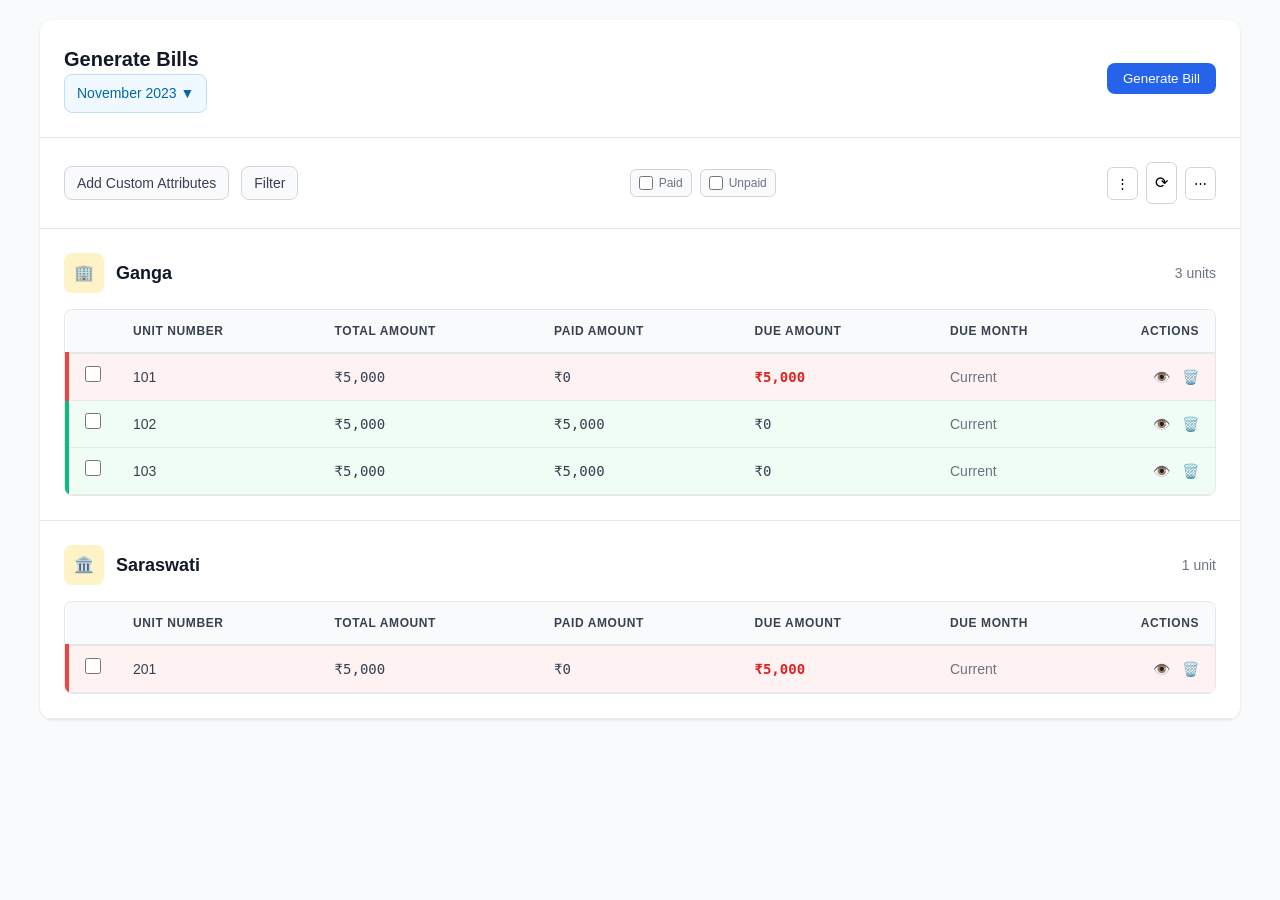
<file: 1. Responsive Admin Dashboard Panel/society.html>
<!DOCTYPE html>
<html lang="en">
<head>
    <meta charset="UTF-8">
    <meta name="viewport" content="width=device-width, initial-scale=1.0">
    <title>Modern Bills Table</title>
    <style>
        * {
            margin: 0;
            padding: 0;
            box-sizing: border-box;
        }

        body {
            font-family: -apple-system, BlinkMacSystemFont, 'Segoe UI', Roboto, sans-serif;
            background-color: #f9fafb;
            padding: 20px;
            line-height: 1.5;
        }

        .container {
            max-width: 1200px;
            margin: 0 auto;
            background: white;
            border-radius: 12px;
            box-shadow: 0 1px 3px rgba(0, 0, 0, 0.1);
            overflow: hidden;
        }

        .header {
            padding: 24px;
            border-bottom: 1px solid #e5e7eb;
            display: flex;
            justify-content: space-between;
            align-items: center;
        }

        .header h1 {
            font-size: 1.25rem;
            font-weight: 600;
            color: #111827;
        }

        .month-select {
            position: relative;
            background: #f0f9ff;
            border: 1px solid #bfdbfe;
            border-radius: 8px;
            padding: 8px 12px;
            font-size: 0.875rem;
            color: #0369a1;
            cursor: pointer;
        }

        .month-select:hover {
            background: #e0f2fe;
        }

        .generate-btn {
            background: #2563eb;
            color: white;
            border: none;
            border-radius: 8px;
            padding: 8px 16px;
            font-weight: 500;
            cursor: pointer;
            transition: background 0.2s;
        }

        .generate-btn:hover {
            background: #1d4ed8;
        }

        .controls {
            padding: 24px;
            border-bottom: 1px solid #e5e7eb;
            display: flex;
            justify-content: space-between;
            align-items: center;
        }

        .filters {
            display: flex;
            gap: 12px;
            align-items: center;
        }

        .filter-btn {
            display: flex;
            align-items: center;
            gap: 8px;
            padding: 8px 12px;
            border: 1px solid #d1d5db;
            background: #f9fafb;
            border-radius: 8px;
            font-size: 0.875rem;
            color: #374151;
            cursor: pointer;
            transition: all 0.2s;
        }

        .filter-btn:hover {
            background: #f3f4f6;
            border-color: #9ca3af;
        }

        .status-filters {
            display: flex;
            gap: 8px;
        }

        .status-filter {
            display: flex;
            align-items: center;
            gap: 6px;
            padding: 4px 8px;
            border: 1px solid #d1d5db;
            background: #f9fafb;
            border-radius: 6px;
            font-size: 0.75rem;
            color: #6b7280;
        }

        .status-filter input[type="checkbox"] {
            width: 14px;
            height: 14px;
            accent-color: #2563eb;
        }

        .actions {
            display: flex;
            gap: 8px;
            align-items: center;
        }

        .action-btn {
            padding: 8px;
            border: 1px solid #d1d5db;
            background: white;
            border-radius: 6px;
            cursor: pointer;
            transition: all 0.2s;
        }

        .action-btn:hover {
            background: #f3f4f6;
        }

        .wing-section {
            padding: 24px;
            border-bottom: 1px solid #e5e7eb;
        }

        .wing-header {
            display: flex;
            justify-content: space-between;
            align-items: center;
            margin-bottom: 16px;
        }

        .wing-title {
            display: flex;
            align-items: center;
            gap: 12px;
        }

        .wing-icon {
            width: 40px;
            height: 40px;
            background: #fef3c7;
            border-radius: 8px;
            display: flex;
            align-items: center;
            justify-content: center;
            color: #d97706;
        }

        .wing-name {
            font-size: 1.125rem;
            font-weight: 600;
            color: #111827;
        }

        .unit-count {
            font-size: 0.875rem;
            color: #6b7280;
        }

        .table-wrapper {
            overflow-x: auto;
            border-radius: 8px;
            border: 1px solid #e5e7eb;
        }

        table {
            width: 100%;
            border-collapse: collapse;
            font-size: 0.875rem;
        }

        thead {
            position: sticky;
            top: 0;
            z-index: 10;
            background: #f9fafb;
        }

        th {
            padding: 12px 16px;
            text-align: left;
            font-weight: 600;
            color: #374151;
            text-transform: uppercase;
            font-size: 0.75rem;
            letter-spacing: 0.05em;
            border-bottom: 2px solid #e5e7eb;
        }

        th:first-child {
            width: 50px;
        }

        th:last-child {
            width: 100px;
            text-align: right;
        }

        tbody tr {
            transition: background 0.2s;
        }

        tbody tr:hover {
            background: #f9fafb;
        }

        .unpaid {
            background: #fef2f2;
            border-left: 4px solid #ef4444;
        }

        .paid {
            background: #f0fdf4;
            border-left: 4px solid #10b981;
        }

        td {
            padding: 12px 16px;
            border-bottom: 1px solid #e5e7eb;
            color: #374151;
        }

        td:first-child {
            width: 50px;
            text-align: center;
        }

        .unit-cell {
            font-weight: 500;
        }

        .amount {
            font-family: 'Monaco', 'Menlo', monospace;
            font-weight: 500;
        }

        .due {
            font-weight: 600;
            color: #dc2626;
        }

        .month {
            color: #6b7280;
        }

        .actions-cell {
            text-align: right;
        }

        .action-icon {
            width: 16px;
            height: 16px;
            color: #6b7280;
            cursor: pointer;
            transition: color 0.2s;
            margin-left: 8px;
        }

        .action-icon:hover {
            color: #2563eb;
        }

        input[type="checkbox"] {
            width: 16px;
            height: 16px;
            accent-color: #2563eb;
        }

        @media (max-width: 768px) {
            .header, .controls {
                flex-direction: column;
                gap: 16px;
            }

            .filters {
                justify-content: center;
            }

            th, td {
                padding: 8px 12px;
            }
        }
    </style>
</head>
<body>
    <div class="container">
        <!-- Header -->
        <div class="header">
            <div>
                <h1>Generate Bills</h1>
                <div class="month-select">November 2023 ▼</div>
            </div>
            <button class="generate-btn">Generate Bill</button>
        </div>

        <!-- Controls -->
        <div class="controls">
            <div class="filters">
                <button class="filter-btn">Add Custom Attributes</button>
                <button class="filter-btn">Filter</button>
            </div>
            <div class="status-filters">
                <label class="status-filter">
                    <input type="checkbox"> Paid
                </label>
                <label class="status-filter">
                    <input type="checkbox"> Unpaid
                </label>
            </div>
            <div class="actions">
                <button class="action-btn">⋮</button>
                <div class="action-btn">⟳</div>
                <button class="action-btn">⋯</button>
            </div>
        </div>

        <!-- Wing Section: Ganga -->
        <div class="wing-section">
            <div class="wing-header">
                <div class="wing-title">
                    <div class="wing-icon">🏢</div>
                    <span class="wing-name">Ganga</span>
                </div>
                <span class="unit-count">3 units</span>
            </div>
            <div class="table-wrapper">
                <table>
                    <thead>
                        <tr>
                            <th></th>
                            <th>Unit Number</th>
                            <th>Total Amount</th>
                            <th>Paid Amount</th>
                            <th>Due Amount</th>
                            <th>Due Month</th>
                            <th>Actions</th>
                        </tr>
                    </thead>
                    <tbody>
                        <tr class="unpaid">
                            <td><input type="checkbox"></td>
                            <td class="unit-cell">101</td>
                            <td class="amount">₹5,000</td>
                            <td class="amount">₹0</td>
                            <td class="due amount">₹5,000</td>
                            <td class="month">Current</td>
                            <td class="actions-cell">
                                <span class="action-icon">👁️</span>
                                <span class="action-icon">🗑️</span>
                            </td>
                        </tr>
                        <tr class="paid">
                            <td><input type="checkbox"></td>
                            <td class="unit-cell">102</td>
                            <td class="amount">₹5,000</td>
                            <td class="amount">₹5,000</td>
                            <td class="amount">₹0</td>
                            <td class="month">Current</td>
                            <td class="actions-cell">
                                <span class="action-icon">👁️</span>
                                <span class="action-icon">🗑️</span>
                            </td>
                        </tr>
                        <tr class="paid">
                            <td><input type="checkbox"></td>
                            <td class="unit-cell">103</td>
                            <td class="amount">₹5,000</td>
                            <td class="amount">₹5,000</td>
                            <td class="amount">₹0</td>
                            <td class="month">Current</td>
                            <td class="actions-cell">
                                <span class="action-icon">👁️</span>
                                <span class="action-icon">🗑️</span>
                            </td>
                        </tr>
                    </tbody>
                </table>
            </div>
        </div>

        <!-- Wing Section: Saraswati -->
        <div class="wing-section">
            <div class="wing-header">
                <div class="wing-title">
                    <div class="wing-icon">🏛️</div>
                    <span class="wing-name">Saraswati</span>
                </div>
                <span class="unit-count">1 unit</span>
            </div>
            <div class="table-wrapper">
                <table>
                    <thead>
                        <tr>
                            <th></th>
                            <th>Unit Number</th>
                            <th>Total Amount</th>
                            <th>Paid Amount</th>
                            <th>Due Amount</th>
                            <th>Due Month</th>
                            <th>Actions</th>
                        </tr>
                    </thead>
                    <tbody>
                        <tr class="unpaid">
                            <td><input type="checkbox"></td>
                            <td class="unit-cell">201</td>
                            <td class="amount">₹5,000</td>
                            <td class="amount">₹0</td>
                            <td class="due amount">₹5,000</td>
                            <td class="month">Current</td>
                            <td class="actions-cell">
                                <span class="action-icon">👁️</span>
                                <span class="action-icon">🗑️</span>
                            </td>
                        </tr>
                    </tbody>
                </table>
            </div>
        </div>
    </div>
</body>
</html>
</file>
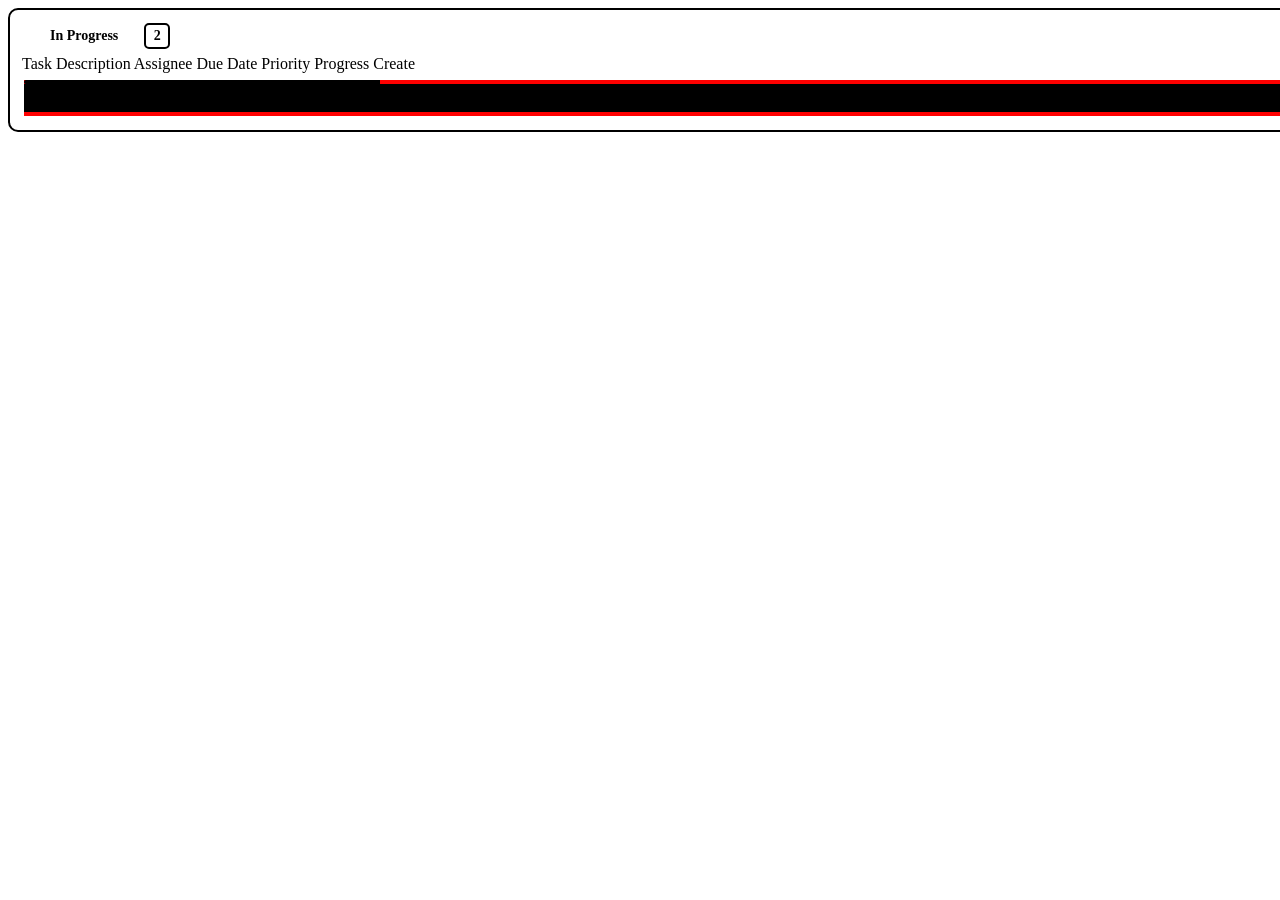
<file: 1. Responsive Admin Dashboard Panel/AutomatePro/table.html>
<!DOCTYPE html>
<html lang="en">
  <head>
    <meta charset="UTF-8" />
    <meta name="viewport" content="width=device-width, initial-scale=1.0" />
    <title>Document</title>
    <style>
      .table-container {
        width: 100%;
        border: 2px solid black;
        height: auto;
        border-radius: 10px;
        flex: 1;
        overflow: auto;
        padding: 12px;
      }

      .table-wrapper {
        height: 100%;
        width: 100%;
        display: flex;
        flex-direction: column;
        gap: 5px;
      }

      .table-tool-bar {
        width: 100%;
        height: 28px;
        display: flex;
        justify-content: flex-start;
        align-items: center;
        gap: 8px;
      }

      .table-tool-bar-label {
        width: fit-content;
        height: 100%;
        padding: 0 10px 0 6px;
        display: flex;
        align-items: center;
        gap: 5px;
        background-color: var(--middle-yellow-red);
        border-radius: 6px;
      }

      .progress-indicator-icon {
        width: 17px;
        height: 17px;
        background-color: var(--text-primary);
        border-radius: 5px;
      }

      .progress-indicator-title {
        font-size: 14px;
        font-weight: 600;
        color: var(--text-primary);
      }

      .task-progress-number-only {
        width: 22px;
        height: 22px;
        border: 2px solid black;
        display: flex;
        align-items: center;
        justify-content: center;
        font-size: 14px;
        font-weight: 600;
        color: var(--text-primary);
        border-radius: 5px;
      }

      .actual-table {
        width: full;
        flex: 1;
        border: 2px solid black;
      }

      .table-header {
        width: 100%;
        height: 36px;
        background-color: red;
      }

      .table-header-row {
        height: 100%;
        border: 2px solid black;
        padding-left: 12px;
        display: flex;
        justify-content: flex-start;
        align-items: center;
        font-size: 14px;
        font-weight: 600;
        color: var(--text-primary);
      }

      .first-row {
        width: 340px;
        border-radius: 6px 0 0 6px;
      }
    </style>
  </head>
  <body>
    <!-- Table Container -->
    <div class="table-container">
      <!-- Table 1 -->
      <div class="table-wrapper">
        <!-- Table Tool Bar -->
        <div class="table-tool-bar">
          <!-- Table Tool Bar Label -->
          <div class="table-tool-bar-label">
            <!-- progress-indicator-icon -->
            <div class="progress-indicator-icon"></div>
            <span class="progress-indicator-title">In Progress</span>
          </div>
          <!-- icon -->
          <span class="item-icon"></span>
          <!-- task-progress-number -->
          <div class="task-progress-number-only">2</div>
        </div>
        <!-- actual-table -->
        <!-- <div class="actual-table"> -->
        <table>
          <!-- Table Header -->
          <thead class="table-header">
            <tr class="table-header-row first-row">
              Task
            </tr>
            <tr class="table-header-row second-row">
              Description
            </tr>
            <tr class="table-header-row third-row">
              Assignee
            </tr>
            <tr class="table-header-row forth-row">
              Due Date
            </tr>
            <tr class="table-header-row fifth-row">
              Priority
            </tr>
            <tr class="table-header-row sixth-row">
              Progress
            </tr>
            <tr class="table-header-row seventh-row">
              Create
            </tr>
            <tr class="table-header-row last-row">
              <!-- Icon -->
            </tr>
          </thead>

          <!-- Table Body -->
        </table>

        <!-- </div> -->
      </div>
      <!-- Table 2 -->
    </div>
  </body>
</html>
</file>
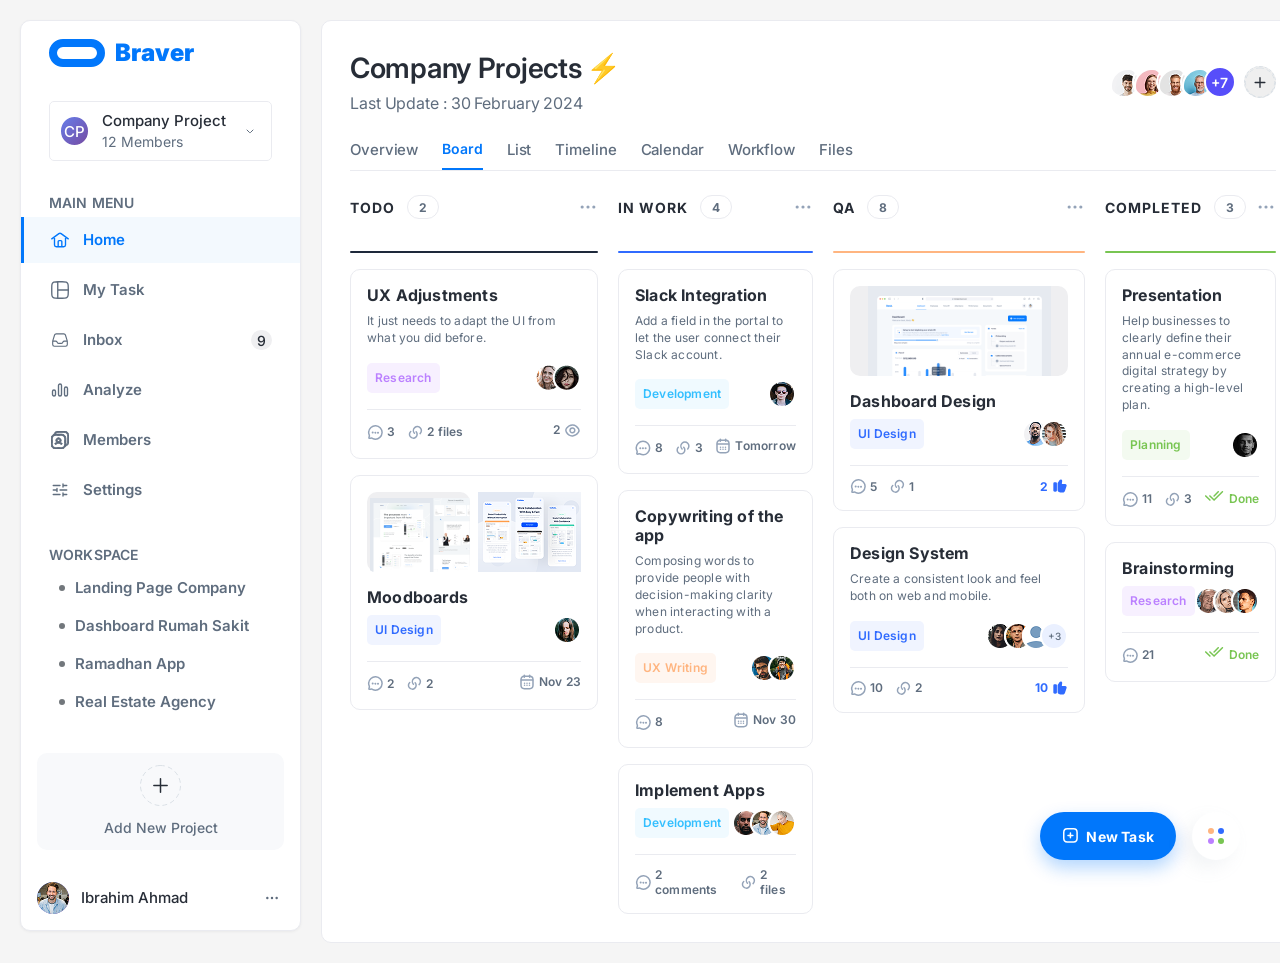
<file: 1. Responsive Admin Dashboard Panel/BRAVER/braver.html>
<!DOCTYPE html>
<html lang="en">
  <head>
    <meta charset="UTF-8" />
    <meta name="viewport" content="width=device-width, initial-scale=1.0" />
    <title>BRAVER</title>
    <link rel="stylesheet" href="style.css" />
    <link
      rel="stylesheet"
      href="https://fonts.googleapis.com/css2?family=Inter:wght@400;500;600;700&display=swap"
    />
  </head>
  <body>
    <div class="sidebar">
      <!-- Logo Section -->
      <div class="logo-section">
        <div class="logo-mark"></div>
        <div class="logo-text">Braver</div>
      </div>

      <!-- Project Header -->
      <div class="project-header">
        <div class="avatar">CP</div>
        <div class="project-info">
          <div class="project-name">Company Project</div>
          <div class="project-members">12 Members</div>
        </div>
        <div class="dropdown-icon">
          <svg
            width="24"
            height="24"
            viewBox="0 0 24 24"
            fill="none"
            xmlns="http://www.w3.org/2000/svg"
          >
            <path
              d="M18 10L12.7071 15.2929C12.3166 15.6834 11.6834 15.6834 11.2929 15.2929L6 10"
              stroke="#5F6D7E"
              stroke-width="2"
              stroke-linecap="round"
            />
          </svg>
        </div>
      </div>

      <!-- Main Menu -->
      <div class="menu-section">
        <div class="menu-label">Main Menu</div>
        <div class="menu-items">
          <div class="menu-item active">
            <div class="menu-icon">
              <svg
                width="22"
                height="22"
                viewBox="0 0 22 22"
                fill="none"
                xmlns="http://www.w3.org/2000/svg"
              >
                <path
                  d="M0.916687 9.64846L9.62434 3.19945C10.4335 2.60018 11.5665 2.60018 12.3757 3.19945L21.0834 9.64846M4.2778 7.15918V17.1163C4.2778 18.2947 5.28101 19.25 6.51854 19.25H7.63891H14.3611H15.4815C16.719 19.25 17.7222 18.2947 17.7222 17.1163V7.15918M8.75928 19.25V12.849C8.75928 12.2598 9.26089 11.7821 9.87965 11.7821H12.1204C12.7392 11.7821 13.2408 12.2598 13.2408 12.849V19.25"
                  stroke="#0177FB"
                  stroke-width="1.67"
                  stroke-linecap="round"
                />
              </svg>
            </div>
            <div class="menu-text">Home</div>
          </div>

          <div class="menu-item">
            <div class="menu-icon">
              <svg
                width="22"
                height="22"
                viewBox="0 0 22 22"
                fill="none"
                xmlns="http://www.w3.org/2000/svg"
              >
                <g clip-path="url(#clip0_20_563)">
                  <path
                    d="M8.25002 0.916672L13.75 0.916672C16.3169 0.916672 17.6004 0.916672 18.5808 1.41622C19.4432 1.85564 20.1444 2.55681 20.5838 3.41921C21.0834 4.39964 21.0834 5.6831 21.0834 8.25V13.75C21.0834 16.3169 21.0834 17.6004 20.5838 18.5808C20.1444 19.4432 19.4432 20.1444 18.5808 20.5838C17.6004 21.0833 16.3169 21.0833 13.75 21.0833H8.25002M8.25002 0.916672C5.68311 0.916672 4.39966 0.916672 3.41923 1.41623C2.55682 1.85565 1.85566 2.55681 1.41624 3.41922C0.916687 4.39964 0.916687 5.6831 0.916687 8.25001L0.916687 13.75C0.916687 16.3169 0.916687 17.6004 1.41624 18.5808C1.85566 19.4432 2.55682 20.1444 3.41923 20.5838C4.39966 21.0833 5.68311 21.0833 8.25002 21.0833M8.25002 0.916672L8.25002 21.0833M8.25002 11L22 11"
                    stroke="#5F6D7E"
                    stroke-width="1.67"
                    stroke-linecap="round"
                  />
                </g>
                <defs>
                  <clipPath id="clip0_20_563">
                    <rect width="22" height="22" fill="white" />
                  </clipPath>
                </defs>
              </svg>
            </div>
            <div class="menu-text">My Task</div>
          </div>

          <div class="menu-item">
            <div class="menu-icon">
              <svg
                xmlns="http://www.w3.org/2000/svg"
                fill="none"
                viewBox="0 0 24 24"
                stroke-width="1.5"
                stroke="currentColor"
                class="size-6"
              >
                <path
                  stroke-linecap="round"
                  stroke-linejoin="round"
                  d="M2.25 13.5h3.86a2.25 2.25 0 0 1 2.012 1.244l.256.512a2.25 2.25 0 0 0 2.013 1.244h3.218a2.25 2.25 0 0 0 2.013-1.244l.256-.512a2.25 2.25 0 0 1 2.013-1.244h3.859m-19.5.338V18a2.25 2.25 0 0 0 2.25 2.25h15A2.25 2.25 0 0 0 21.75 18v-4.162c0-.224-.034-.447-.1-.661L19.24 5.338a2.25 2.25 0 0 0-2.15-1.588H6.911a2.25 2.25 0 0 0-2.15 1.588L2.35 13.177a2.25 2.25 0 0 0-.1.661Z"
                />
              </svg>
            </div>
            <div class="menu-text">Inbox</div>
            <div class="notification-badge">9</div>
          </div>

          <div class="menu-item">
            <div class="menu-icon">
              <svg
                width="22"
                height="22"
                viewBox="0 0 22 22"
                fill="none"
                xmlns="http://www.w3.org/2000/svg"
              >
                <path
                  d="M1.83331 12.8333C1.83331 11.8208 2.65412 11 3.66665 11C4.67917 11 5.49998 11.8208 5.49998 12.8333V16.5C5.49998 17.5125 4.67917 18.3333 3.66665 18.3333C2.65412 18.3333 1.83331 17.5125 1.83331 16.5V12.8333Z"
                  stroke="#5F6D7E"
                  stroke-width="1.67"
                />
                <path
                  d="M9.16665 5.5C9.16665 4.48748 9.98746 3.66666 11 3.66666C12.0125 3.66666 12.8333 4.48748 12.8333 5.5V16.5C12.8333 17.5125 12.0125 18.3333 11 18.3333C9.98746 18.3333 9.16665 17.5125 9.16665 16.5V5.5Z"
                  stroke="#5F6D7E"
                  stroke-width="1.67"
                />
                <path
                  d="M16.5 9.16666C16.5 8.15414 17.3208 7.33333 18.3333 7.33333C19.3458 7.33333 20.1666 8.15414 20.1666 9.16666V16.5C20.1666 17.5125 19.3458 18.3333 18.3333 18.3333C17.3208 18.3333 16.5 17.5125 16.5 16.5V9.16666Z"
                  stroke="#5F6D7E"
                  stroke-width="1.67"
                />
              </svg>
            </div>
            <div class="menu-text">Analyze</div>
          </div>

          <div class="menu-item">
            <div class="menu-icon">
              <svg
                width="24"
                height="24"
                viewBox="0 0 22 22"
                fill="none"
                xmlns="http://www.w3.org/2000/svg"
              >
                <g clip-path="url(#clip0_20_620)">
                  <path
                    d="M3.41923 20.5838L3.79831 19.8398L3.41923 20.5838ZM1.41624 18.5808L2.16023 18.2017L1.41624 18.5808ZM16.9171 18.5808L16.1731 18.2017L16.9171 18.5808ZM14.9141 20.5838L14.5351 19.8398L14.9141 20.5838ZM14.9141 5.08289L14.5351 5.82688L14.9141 5.08289ZM16.9171 7.08588L16.1731 7.46496L16.9171 7.08588ZM3.41923 5.08289L3.79831 5.82688L3.41923 5.08289ZM1.41624 7.08588L2.16023 7.46496L1.41624 7.08588ZM17.4167 16.5817C16.9555 16.5817 16.5817 16.9555 16.5817 17.4167C16.5817 17.8778 16.9555 18.2517 17.4167 18.2517V16.5817ZM3.74835 4.58333C3.74835 5.04449 4.1222 5.41833 4.58335 5.41833C5.04451 5.41833 5.41835 5.04449 5.41835 4.58333H3.74835ZM4.92262 14.9802C4.58949 15.299 4.57795 15.8276 4.89684 16.1607C5.21573 16.4939 5.74429 16.5054 6.07742 16.1865L4.92262 14.9802ZM12.256 16.1865C12.5891 16.5054 13.1177 16.4939 13.4365 16.1607C13.7554 15.8276 13.7439 15.299 13.4108 14.9802L12.256 16.1865ZM8.25002 5.41833H10.0834V3.74833H8.25002V5.41833ZM16.5817 11.9167V13.75H18.2517V11.9167H16.5817ZM10.0834 20.2483H8.25002V21.9183H10.0834V20.2483ZM1.75169 13.75V11.9167H0.081687V13.75H1.75169ZM8.25002 20.2483C6.95279 20.2483 6.03008 20.2477 5.30769 20.1887C4.59505 20.1304 4.1512 20.0196 3.79831 19.8398L3.04015 21.3278C3.66769 21.6475 4.35578 21.7865 5.1717 21.8531C5.97787 21.919 6.98035 21.9183 8.25002 21.9183V20.2483ZM0.081687 13.75C0.081687 15.0197 0.0810376 16.0222 0.146904 16.8283C0.213567 17.6442 0.3525 18.3323 0.67225 18.9599L2.16023 18.2017C1.98043 17.8488 1.86958 17.405 1.81136 16.6923C1.75234 15.9699 1.75169 15.0472 1.75169 13.75H0.081687ZM3.79831 19.8398C3.09302 19.4804 2.5196 18.907 2.16023 18.2017L0.67225 18.9599C1.19172 19.9794 2.02062 20.8083 3.04015 21.3278L3.79831 19.8398ZM16.5817 13.75C16.5817 15.0472 16.581 15.9699 16.522 16.6923C16.4638 17.405 16.3529 17.8488 16.1731 18.2017L17.6611 18.9599C17.9809 18.3323 18.1198 17.6442 18.1865 16.8283C18.2523 16.0222 18.2517 15.0197 18.2517 13.75H16.5817ZM10.0834 21.9183C11.353 21.9183 12.3555 21.919 13.1617 21.8531C13.9776 21.7865 14.6657 21.6475 15.2932 21.3278L14.5351 19.8398C14.1822 20.0196 13.7383 20.1304 13.0257 20.1887C12.3033 20.2477 11.3806 20.2483 10.0834 20.2483V21.9183ZM16.1731 18.2017C15.8138 18.907 15.2404 19.4804 14.5351 19.8398L15.2932 21.3278C16.3128 20.8083 17.1417 19.9794 17.6611 18.9599L16.1731 18.2017ZM10.0834 5.41833C11.3806 5.41833 12.3033 5.41898 13.0257 5.47801C13.7383 5.53623 14.1822 5.64708 14.5351 5.82688L15.2932 4.3389C14.6657 4.01915 13.9776 3.88022 13.1617 3.81355C12.3555 3.74769 11.353 3.74833 10.0834 3.74833V5.41833ZM18.2517 11.9167C18.2517 10.647 18.2523 9.64452 18.1865 8.83835C18.1198 8.02243 17.9809 7.33434 17.6611 6.7068L16.1731 7.46496C16.3529 7.81784 16.4638 8.2617 16.522 8.97434C16.581 9.69673 16.5817 10.6194 16.5817 11.9167H18.2517ZM14.5351 5.82688C15.2404 6.18624 15.8138 6.75967 16.1731 7.46496L17.6611 6.7068C17.1417 5.68727 16.3128 4.85837 15.2932 4.3389L14.5351 5.82688ZM8.25002 3.74833C6.98035 3.74833 5.97787 3.74769 5.1717 3.81355C4.35578 3.88022 3.66769 4.01915 3.04015 4.3389L3.79831 5.82688C4.1512 5.64708 4.59505 5.53623 5.30769 5.47801C6.03008 5.41898 6.95279 5.41833 8.25002 5.41833V3.74833ZM1.75169 11.9167C1.75169 10.6194 1.75234 9.69673 1.81136 8.97434C1.86958 8.2617 1.98043 7.81784 2.16023 7.46496L0.67225 6.7068C0.3525 7.33434 0.213567 8.02243 0.146904 8.83835C0.0810376 9.64452 0.081687 10.647 0.081687 11.9167H1.75169ZM3.04015 4.3389C2.02062 4.85837 1.19172 5.68727 0.67225 6.7068L2.16023 7.46496C2.5196 6.75967 3.09302 6.18624 3.79831 5.82688L3.04015 4.3389ZM8.25002 1.75167H16.5V0.081668H8.25002V1.75167ZM20.2484 5.5V13.75H21.9184V5.5H20.2484ZM20.2484 13.75C20.2484 15.3139 18.9806 16.5817 17.4167 16.5817V18.2517C19.9029 18.2517 21.9184 16.2362 21.9184 13.75H20.2484ZM16.5 1.75167C18.5702 1.75167 20.2484 3.42985 20.2484 5.5H21.9184C21.9184 2.50754 19.4925 0.081668 16.5 0.081668V1.75167ZM8.25002 0.081668C5.76382 0.081668 3.74835 2.09713 3.74835 4.58333H5.41835C5.41835 3.01945 6.68613 1.75167 8.25002 1.75167V0.081668ZM6.07742 16.1865C7.77958 14.5571 10.5538 14.5571 12.256 16.1865L13.4108 14.9802C11.0628 12.7326 7.27055 12.7326 4.92262 14.9802L6.07742 16.1865ZM10.7911 11.4922C10.7911 12.2813 10.112 12.9826 9.19677 12.9826V14.6526C10.9649 14.6526 12.4611 13.2716 12.4611 11.4922H10.7911ZM9.19677 12.9826C8.28149 12.9826 7.60244 12.2813 7.60244 11.4922H5.93244C5.93244 13.2716 7.42868 14.6526 9.19677 14.6526V12.9826ZM7.60244 11.4922C7.60244 10.703 8.28149 10.0017 9.19677 10.0017V8.33167C7.42868 8.33167 5.93244 9.71266 5.93244 11.4922H7.60244ZM9.19677 10.0017C10.112 10.0017 10.7911 10.703 10.7911 11.4922H12.4611C12.4611 9.71266 10.9649 8.33167 9.19677 8.33167V10.0017Z"
                    fill="#5F6D7E"
                  />
                </g>
                <defs>
                  <clipPath id="clip0_20_620">
                    <rect width="22" height="22" fill="white" />
                  </clipPath>
                </defs>
              </svg>
            </div>
            <div class="menu-text">Members</div>
          </div>
          <div class="menu-item">
            <div class="menu-icon">
              <svg
                width="22"
                height="22"
                viewBox="0 0 22 22"
                fill="none"
                xmlns="http://www.w3.org/2000/svg"
              >
                <path
                  d="M14.6667 5.5L19.25 5.5M2.75 5.5L11 5.5M2.75 16.5L11 16.5M2.75 11H7.33333M11 11H19.25M14.6667 16.5H19.25M14.6667 3.66667V7.33333M7.33333 9.16667V12.8333M14.6667 14.6667V18.3333"
                  stroke="#5F6D7E"
                  stroke-width="1.67"
                  stroke-linecap="round"
                />
              </svg>
            </div>
            <div class="menu-text">Settings</div>
          </div>
        </div>
      </div>

      <!-- Workspace Section -->
      <div class="menu-section">
        <div class="menu-label">Workspace</div>
        <div class="workspace-items">
          <div class="workspace-item">
            <div class="workspace-bullet"></div>
            <div class="workspace-text">Landing Page Company</div>
          </div>
          <div class="workspace-item">
            <div class="workspace-bullet"></div>
            <div class="workspace-text">Dashboard Rumah Sakit</div>
          </div>
          <div class="workspace-item">
            <div class="workspace-bullet"></div>
            <div class="workspace-text">Ramadhan App</div>
          </div>
          <div class="workspace-item">
            <div class="workspace-bullet"></div>
            <div class="workspace-text">Real Estate Agency</div>
          </div>
        </div>
      </div>

      <!-- Add New Project -->
      <div class="add-project">
        <!-- <div class="add-button">
        </div> -->
        <svg
          width="41"
          height="41"
          viewBox="0 0 41 41"
          fill="none"
          xmlns="http://www.w3.org/2000/svg"
        >
          <rect
            x="0.5"
            y="0.5"
            width="40"
            height="40"
            rx="20"
            stroke="#DAE0E6"
            stroke-linecap="round"
            stroke-dasharray="4 4"
          />
          <path
            d="M20.5 13.8333V27.1667M27.1666 20.5L13.8333 20.5"
            stroke="#272D37"
            stroke-width="1.5"
            stroke-linecap="round"
          />
        </svg>

        <div class="add-text">Add New Project</div>
      </div>

      <!-- User Profile -->
      <div class="user-profile">
        <img
          class="user-avatar"
          src="./assets/Ibrahim Ahmad.png"
          alt=""
          srcset=""
        />
        <div class="user-name">Ibrahim Ahmad</div>
        <div class="menu-dots">
          <svg
            width="24"
            height="24"
            viewBox="0 0 24 24"
            fill="none"
            xmlns="http://www.w3.org/2000/svg"
          >
            <path
              d="M11.6248 11.6249H12.3748M11.6248 12.3749H12.3748M4.62476 11.6249H5.37476M4.62476 12.3749H5.37476M18.6248 11.6249H19.3748M18.6248 12.3749H19.3748M13 12C13 12.5523 12.5523 13 12 13C11.4477 13 11 12.5523 11 12C11 11.4477 11.4477 11 12 11C12.5523 11 13 11.4477 13 12ZM6 12C6 12.5523 5.55229 13 5 13C4.44772 13 4 12.5523 4 12C4 11.4477 4.44772 11 5 11C5.55229 11 6 11.4477 6 12ZM20 12C20 12.5523 19.5523 13 19 13C18.4477 13 18 12.5523 18 12C18 11.4477 18.4477 11 19 11C19.5523 11 20 11.4477 20 12Z"
              stroke="#5F6D7E"
              stroke-width="1.67"
              stroke-linecap="round"
            />
          </svg>
        </div>
      </div>
    </div>

    <div class="main-content">
      <!-- Header Section -->
      <div class="page-header">
        <div class="header-content">
          <h1 class="page-title">
            Company Projects<span class="emoji">⚡</span>
          </h1>
          <p class="last-update">Last Update : 30 February 2024</p>
        </div>

        <div class="avatar-group">
          <div class="avatars">
            <div
              class="avatar"
              style="background: url('assets/Avatar1.png')"
            ></div>
            <div
              class="avatar"
              style="background: url('assets/Avatar2.png')"
            ></div>
            <div
              class="avatar"
              style="background: url('assets/Avatar3.png')"
            ></div>
            <div
              class="avatar"
              style="background: url('assets/Avatar4.png')"
            ></div>
            <div class="avatar avatar-count">+7</div>
          </div>
          <button class="add-member">
            <!-- Plus icon will be added -->
            <svg
              width="33"
              height="33"
              viewBox="0 0 33 33"
              fill="none"
              xmlns="http://www.w3.org/2000/svg"
            >
              <rect
                x="0.5"
                y="0.5"
                width="32"
                height="32"
                rx="16"
                stroke="#DAE0E6"
                stroke-linecap="round"
                stroke-dasharray="4 4"
              />
              <path
                d="M16.5 11.1667V21.8333M21.8334 16.5L11.1667 16.5"
                stroke="#272D37"
                stroke-width="1.5"
                stroke-linecap="round"
              />
            </svg>
          </button>
        </div>
      </div>

      <!-- Tabs Navigation -->
      <div class="tabs-nav">
        <div class="tab">Overview</div>
        <div class="tab active">Board</div>
        <div class="tab">List</div>
        <div class="tab">Timeline</div>
        <div class="tab">Calendar</div>
        <div class="tab">Workflow</div>
        <div class="tab">Files</div>
      </div>

      <!-- Kanban Board -->
      <div class="kanban-board">
        <!-- TODO Column -->
        <div class="kanban-column" data-status="todo">
          <div class="column-header">
            <div class="column-title-wrapper">
              <h3 class="column-title">TODO</h3>
              <div class="column-count">2</div>
            </div>
            <div class="dots-menu">
              <svg
                width="20"
                height="20"
                viewBox="0 0 20 20"
                fill="none"
                xmlns="http://www.w3.org/2000/svg"
              >
                <path
                  d="M4.16668 10.8334C4.62691 10.8334 5.00001 10.4603 5.00001 10C5.00001 9.53978 4.62691 9.16669 4.16668 9.16669C3.70644 9.16669 3.33334 9.53978 3.33334 10C3.33334 10.4603 3.70644 10.8334 4.16668 10.8334Z"
                  stroke="#94A3B8"
                  stroke-width="1.5"
                  stroke-linecap="round"
                  stroke-linejoin="round"
                />
                <path
                  d="M10 10.8334C10.4603 10.8334 10.8334 10.4603 10.8334 10C10.8334 9.53978 10.4603 9.16669 10 9.16669C9.53978 9.16669 9.16669 9.53978 9.16669 10C9.16669 10.4603 9.53978 10.8334 10 10.8334Z"
                  stroke="#94A3B8"
                  stroke-width="1.5"
                  stroke-linecap="round"
                  stroke-linejoin="round"
                />
                <path
                  d="M15.8333 10.8334C16.2936 10.8334 16.6667 10.4603 16.6667 10C16.6667 9.53978 16.2936 9.16669 15.8333 9.16669C15.3731 9.16669 15 9.53978 15 10C15 10.4603 15.3731 10.8334 15.8333 10.8334Z"
                  stroke="#94A3B8"
                  stroke-width="1.5"
                  stroke-linecap="round"
                  stroke-linejoin="round"
                />
              </svg>
              <!-- <svg
                width="20"
                height="20"
                viewBox="0 0 20 20"
                fill="none"
                xmlns="http://www.w3.org/2000/svg"
              >
                <path
                  d="M6.66667 10H13.3333"
                  stroke="#94A3B8"
                  stroke-width="1.5"
                  stroke-linecap="round"
                  stroke-linejoin="round"
                />
                <path
                  d="M10 13.3334V6.66669"
                  stroke="#94A3B8"
                  stroke-width="1.5"
                  stroke-linecap="round"
                  stroke-linejoin="round"
                />
                <path
                  d="M7.50001 18.3333H12.5C16.6667 18.3333 18.3333 16.6667 18.3333 12.5V7.49999C18.3333 3.33332 16.6667 1.66666 12.5 1.66666H7.50001C3.33334 1.66666 1.66667 3.33332 1.66667 7.49999V12.5C1.66667 16.6667 3.33334 18.3333 7.50001 18.3333Z"
                  stroke="#94A3B8"
                  stroke-width="1.5"
                  stroke-linecap="round"
                  stroke-linejoin="round"
                />
              </svg> -->
            </div>
          </div>
          <div class="column-indicator"></div>

          <div class="task-card">
            <h4 class="task-title">UX Adjustments</h4>
            <p class="task-description">
              It just needs to adapt the UI from what you did before.
            </p>

            <div class="task-meta">
              <span class="task-category category-research">Research</span>
              <div class="task-assignees">
                <div class="avatar">
                  <img src="./assets/UX Adjustments Avatar.png" alt="" />
                </div>
                <div class="avatar">
                  <img
                    src="./assets/UX Adjustments Avatar 2.png"
                    alt=""
                    srcset=""
                  />
                </div>
              </div>
            </div>

            <div class="task-footer">
              <div class="task-stats">
                <div class="stat-item">
                  <span class="icon"
                    ><svg
                      width="17"
                      height="17"
                      viewBox="0 0 17 17"
                      fill="none"
                      xmlns="http://www.w3.org/2000/svg"
                    >
                      <path
                        fill-rule="evenodd"
                        clip-rule="evenodd"
                        d="M12.8665 13.3503C10.7269 15.2805 7.69132 15.5649 5.2844 14.2977C4.92796 14.1324 4.63564 13.9986 4.35194 13.984C3.56149 13.948 2.53845 14.6635 2.05355 14.1266C1.56868 13.5891 2.38616 12.6442 2.4271 11.8492C2.44171 11.5655 2.34306 11.2665 2.21531 10.8943C1.20144 8.37029 1.79691 5.379 3.93641 3.44948C6.66767 0.984834 10.8877 1.20215 13.3514 3.93364C15.8195 6.67006 15.5977 10.8863 12.8665 13.3503Z"
                        stroke="#94A3B8"
                        stroke-width="1.5"
                        stroke-linecap="round"
                        stroke-linejoin="round"
                      />
                      <path
                        d="M11.0095 8.81087L11.0155 8.81118"
                        stroke="#94A3B8"
                        stroke-width="2"
                        stroke-linecap="round"
                        stroke-linejoin="round"
                      />
                      <path
                        d="M8.34034 8.67343L8.34633 8.67374"
                        stroke="#94A3B8"
                        stroke-width="2"
                        stroke-linecap="round"
                        stroke-linejoin="round"
                      />
                      <path
                        d="M5.67121 8.53598L5.67721 8.53628"
                        stroke="#94A3B8"
                        stroke-width="2"
                        stroke-linecap="round"
                        stroke-linejoin="round"
                      />
                    </svg>
                  </span>
                  <span>3</span>
                </div>
                <div class="stat-item">
                  <span class="icon">
                    <svg
                      width="17"
                      height="17"
                      viewBox="0 0 17 17"
                      fill="none"
                      xmlns="http://www.w3.org/2000/svg"
                    >
                      <path
                        d="M9.14292 7.73148C10.5638 9.30663 10.439 11.7301 8.86418 13.1443C7.28937 14.5585 4.86557 14.4404 3.45135 12.8656C2.03713 11.2908 2.15527 8.86696 3.73009 7.45274"
                        stroke="#94A3B8"
                        stroke-width="1.5"
                        stroke-linecap="round"
                        stroke-linejoin="round"
                      />
                      <path
                        d="M7.41372 9.29125C5.93601 7.65309 6.0663 5.12311 7.7048 3.63874C9.34331 2.15438 11.8729 2.29132 13.3573 3.92982C14.8417 5.56833 14.7047 8.09797 13.0662 9.58233"
                        stroke="#94A3B8"
                        stroke-width="1.5"
                        stroke-linecap="round"
                        stroke-linejoin="round"
                      />
                    </svg>
                  </span>
                  <span>2 files</span>
                </div>
                <div class="stat-item-end">
                  <span>2 </span>
                  <span class="icon">
                    <svg
                      width="17"
                      height="17"
                      viewBox="0 0 17 17"
                      fill="none"
                      xmlns="http://www.w3.org/2000/svg"
                    >
                      <path
                        d="M10.7843 8.52358C10.7165 9.84183 9.59634 10.8522 8.27809 10.7843C6.95984 10.7165 5.94944 9.59635 6.01732 8.2781C6.0852 6.95985 7.20532 5.94945 8.52357 6.01733C9.84182 6.08522 10.8522 7.20533 10.7843 8.52358Z"
                        stroke="#94A3B8"
                        stroke-width="1.5"
                        stroke-linecap="round"
                        stroke-linejoin="round"
                      />
                      <path
                        d="M8.1173 13.9069C10.4675 14.0279 12.7293 12.7559 14.3773 10.4376C15.0249 9.52966 15.1061 7.95175 14.5553 6.98214C13.1541 4.5068 11.0349 3.00917 8.68471 2.88814C6.3345 2.76712 4.07275 4.03915 2.42468 6.35746C1.77713 7.26536 1.69588 8.84327 2.24674 9.81289C3.64796 12.2882 5.76708 13.7859 8.1173 13.9069Z"
                        stroke="#94A3B8"
                        stroke-width="1.5"
                        stroke-linecap="round"
                        stroke-linejoin="round"
                      />
                    </svg>
                  </span>
                </div>
              </div>
            </div>
          </div>

          <div class="task-card">
            <div class="task-images-grid">
              <div class="task-image-small"><img src="./assets/Moodboards Placeholder 1.png" alt="" srcset=""></div>
              <div class="task-image-small"><img src="./assets/Moodboards Placeholder 2.png" alt="" srcset=""></div>
            </div>

            <h4 class="task-title">Moodboards</h4>

            <div class="task-meta">
              <span class="task-category category-ui-design">UI Design</span>
              <div class="task-assignees">
                <div class="avatar"><img src="./assets/Moodboards Avatar 1.png" alt=""></div>
              </div>
            </div>

            <div class="task-footer">
              <div class="task-stats">
                <div class="stat-item">
                  <span class="icon">
                    <svg
                      width="17"
                      height="17"
                      viewBox="0 0 17 17"
                      fill="none"
                      xmlns="http://www.w3.org/2000/svg"
                    >
                      <path
                        fill-rule="evenodd"
                        clip-rule="evenodd"
                        d="M12.8665 13.3503C10.7269 15.2805 7.69132 15.5649 5.2844 14.2977C4.92796 14.1324 4.63564 13.9986 4.35194 13.984C3.56149 13.948 2.53845 14.6635 2.05355 14.1266C1.56868 13.5891 2.38616 12.6442 2.4271 11.8492C2.44171 11.5655 2.34306 11.2665 2.21531 10.8943C1.20144 8.37029 1.79691 5.379 3.93641 3.44948C6.66767 0.984834 10.8877 1.20215 13.3514 3.93364C15.8195 6.67006 15.5977 10.8863 12.8665 13.3503Z"
                        stroke="#94A3B8"
                        stroke-width="1.5"
                        stroke-linecap="round"
                        stroke-linejoin="round"
                      />
                      <path
                        d="M11.0095 8.81087L11.0155 8.81118"
                        stroke="#94A3B8"
                        stroke-width="2"
                        stroke-linecap="round"
                        stroke-linejoin="round"
                      />
                      <path
                        d="M8.34034 8.67343L8.34633 8.67374"
                        stroke="#94A3B8"
                        stroke-width="2"
                        stroke-linecap="round"
                        stroke-linejoin="round"
                      />
                      <path
                        d="M5.67121 8.53598L5.67721 8.53628"
                        stroke="#94A3B8"
                        stroke-width="2"
                        stroke-linecap="round"
                        stroke-linejoin="round"
                      /></svg
                  ></span>
                  <span>2</span>
                </div>
                <div class="stat-item">
                  <span class="icon"
                    ><svg
                      width="17"
                      height="17"
                      viewBox="0 0 17 17"
                      fill="none"
                      xmlns="http://www.w3.org/2000/svg"
                    >
                      <path
                        d="M9.14292 7.73148C10.5638 9.30663 10.439 11.7301 8.86418 13.1443C7.28937 14.5585 4.86557 14.4404 3.45135 12.8656C2.03713 11.2908 2.15527 8.86696 3.73009 7.45274"
                        stroke="#94A3B8"
                        stroke-width="1.5"
                        stroke-linecap="round"
                        stroke-linejoin="round"
                      />
                      <path
                        d="M7.41372 9.29125C5.93601 7.65309 6.0663 5.12311 7.7048 3.63874C9.34331 2.15438 11.8729 2.29132 13.3573 3.92982C14.8417 5.56833 14.7047 8.09797 13.0662 9.58233"
                        stroke="#94A3B8"
                        stroke-width="1.5"
                        stroke-linecap="round"
                        stroke-linejoin="round"
                      /></svg
                  ></span>
                  <span>2</span>
                </div>
                <div class="stat-item-end">
                  <span class="icon"
                    ><svg
                      width="16"
                      height="16"
                      viewBox="0 0 16 16"
                      fill="none"
                      xmlns="http://www.w3.org/2000/svg"
                    >
                      <path
                        d="M5.33334 1.33335V3.33335"
                        stroke="#94A3B8"
                        stroke-width="1.5"
                        stroke-miterlimit="10"
                        stroke-linecap="round"
                        stroke-linejoin="round"
                      />
                      <path
                        d="M10.6667 1.33335V3.33335"
                        stroke="#94A3B8"
                        stroke-width="1.5"
                        stroke-miterlimit="10"
                        stroke-linecap="round"
                        stroke-linejoin="round"
                      />
                      <path
                        d="M2.33334 6.06001H13.6667"
                        stroke="#94A3B8"
                        stroke-width="1.5"
                        stroke-miterlimit="10"
                        stroke-linecap="round"
                        stroke-linejoin="round"
                      />
                      <path
                        d="M14 5.66668V11.3334C14 13.3334 13 14.6667 10.6667 14.6667H5.33333C3 14.6667 2 13.3334 2 11.3334V5.66668C2 3.66668 3 2.33335 5.33333 2.33335H10.6667C13 2.33335 14 3.66668 14 5.66668Z"
                        stroke="#94A3B8"
                        stroke-width="1.5"
                        stroke-miterlimit="10"
                        stroke-linecap="round"
                        stroke-linejoin="round"
                      />
                      <path
                        d="M10.4631 9.13337H10.4691"
                        stroke="#94A3B8"
                        stroke-width="1.5"
                        stroke-linecap="round"
                        stroke-linejoin="round"
                      />
                      <path
                        d="M10.4631 11.1334H10.4691"
                        stroke="#94A3B8"
                        stroke-width="1.5"
                        stroke-linecap="round"
                        stroke-linejoin="round"
                      />
                      <path
                        d="M7.99699 9.13337H8.00298"
                        stroke="#94A3B8"
                        stroke-width="1.5"
                        stroke-linecap="round"
                        stroke-linejoin="round"
                      />
                      <path
                        d="M7.99699 11.1334H8.00298"
                        stroke="#94A3B8"
                        stroke-width="1.5"
                        stroke-linecap="round"
                        stroke-linejoin="round"
                      />
                      <path
                        d="M5.52954 9.13337H5.53553"
                        stroke="#94A3B8"
                        stroke-width="1.5"
                        stroke-linecap="round"
                        stroke-linejoin="round"
                      />
                      <path
                        d="M5.52954 11.1334H5.53553"
                        stroke="#94A3B8"
                        stroke-width="1.5"
                        stroke-linecap="round"
                        stroke-linejoin="round"
                      /></svg
                  ></span>
                  <span>Nov 23</span>
                </div>
              </div>
            </div>
          </div>
        </div>

        <!-- IN WORK Column -->
        <div class="kanban-column" data-status="inwork">
          <div class="column-header">
            <div class="column-title-wrapper">
              <h3 class="column-title">IN WORK</h3>
              <div class="column-count">4</div>
            </div>
            <div class="dots-menu">
              <svg
                width="20"
                height="20"
                viewBox="0 0 20 20"
                fill="none"
                xmlns="http://www.w3.org/2000/svg"
              >
                <path
                  d="M4.16668 10.8334C4.62691 10.8334 5.00001 10.4603 5.00001 10C5.00001 9.53978 4.62691 9.16669 4.16668 9.16669C3.70644 9.16669 3.33334 9.53978 3.33334 10C3.33334 10.4603 3.70644 10.8334 4.16668 10.8334Z"
                  stroke="#94A3B8"
                  stroke-width="1.5"
                  stroke-linecap="round"
                  stroke-linejoin="round"
                />
                <path
                  d="M10 10.8334C10.4603 10.8334 10.8334 10.4603 10.8334 10C10.8334 9.53978 10.4603 9.16669 10 9.16669C9.53978 9.16669 9.16669 9.53978 9.16669 10C9.16669 10.4603 9.53978 10.8334 10 10.8334Z"
                  stroke="#94A3B8"
                  stroke-width="1.5"
                  stroke-linecap="round"
                  stroke-linejoin="round"
                />
                <path
                  d="M15.8333 10.8334C16.2936 10.8334 16.6667 10.4603 16.6667 10C16.6667 9.53978 16.2936 9.16669 15.8333 9.16669C15.3731 9.16669 15 9.53978 15 10C15 10.4603 15.3731 10.8334 15.8333 10.8334Z"
                  stroke="#94A3B8"
                  stroke-width="1.5"
                  stroke-linecap="round"
                  stroke-linejoin="round"
                />
              </svg>
            </div>
          </div>
          <div class="column-indicator"></div>

          <div class="task-card">
            <h4 class="task-title">Slack Integration</h4>
            <p class="task-description">
              Add a field in the portal to let the user connect their Slack
              account.
            </p>

            <div class="task-meta">
              <span class="task-category category-development"
                >Development</span
              >
              <div class="task-assignees">
                <div class="avatar">
                  <img
                    src="./assets/Slack Integration Avatar 1.png"
                    alt=""
                    srcset=""
                  />
                </div>
              </div>
            </div>

            <div class="task-footer">
              <div class="task-stats">
                <div class="stat-item">
                  <span class="icon"
                    ><svg
                      width="16"
                      height="16"
                      viewBox="0 0 16 16"
                      fill="none"
                      xmlns="http://www.w3.org/2000/svg"
                    >
                      <path
                        fill-rule="evenodd"
                        clip-rule="evenodd"
                        d="M12.7142 12.7132C10.6768 14.7509 7.65984 15.1911 5.19094 14.0493C4.82647 13.9026 4.52765 13.784 4.24358 13.784C3.45232 13.7887 2.46744 14.5559 1.95557 14.0447C1.4437 13.5327 2.2115 12.5471 2.2115 11.751C2.2115 11.4669 2.09761 11.1734 1.95088 10.8083C0.808549 8.33974 1.2494 5.32179 3.28683 3.2848C5.88773 0.68295 10.1133 0.68295 12.7142 3.28413C15.3198 5.89 15.3151 10.1121 12.7142 12.7132Z"
                        stroke="#94A3B8"
                        stroke-width="1.5"
                        stroke-linecap="round"
                        stroke-linejoin="round"
                      />
                      <path
                        d="M10.6263 8.27535H10.6323"
                        stroke="#94A3B8"
                        stroke-width="2"
                        stroke-linecap="round"
                        stroke-linejoin="round"
                      />
                      <path
                        d="M7.95361 8.27535H7.95961"
                        stroke="#94A3B8"
                        stroke-width="2"
                        stroke-linecap="round"
                        stroke-linejoin="round"
                      />
                      <path
                        d="M5.28093 8.27535H5.28693"
                        stroke="#94A3B8"
                        stroke-width="2"
                        stroke-linecap="round"
                        stroke-linejoin="round"
                      />
                    </svg>
                  </span>
                  <span>8</span>
                </div>
                <div class="stat-item">
                  <span class="icon"
                    ><svg
                      width="16"
                      height="16"
                      viewBox="0 0 16 16"
                      fill="none"
                      xmlns="http://www.w3.org/2000/svg"
                    >
                      <path
                        d="M8.70666 7.29337C10.2067 8.79337 10.2067 11.22 8.70666 12.7134C7.20666 14.2067 4.77999 14.2134 3.28666 12.7134C1.79332 11.2134 1.78666 8.7867 3.28666 7.29337"
                        stroke="#94A3B8"
                        stroke-width="1.5"
                        stroke-linecap="round"
                        stroke-linejoin="round"
                      />
                      <path
                        d="M7.05999 8.94001C5.49999 7.38001 5.49999 4.84667 7.05999 3.28001C8.61999 1.71334 11.1533 1.72001 12.72 3.28001C14.2867 4.84001 14.28 7.37334 12.72 8.94001"
                        stroke="#94A3B8"
                        stroke-width="1.5"
                        stroke-linecap="round"
                        stroke-linejoin="round"
                      />
                    </svg>
                  </span>
                  <span>3</span>
                </div>
                <div class="stat-item-end">
                  <span class="icon">
                    <svg
                      width="16"
                      height="16"
                      viewBox="0 0 16 16"
                      fill="none"
                      xmlns="http://www.w3.org/2000/svg"
                    >
                      <path
                        d="M5.33334 1.33335V3.33335"
                        stroke="#94A3B8"
                        stroke-width="1.5"
                        stroke-miterlimit="10"
                        stroke-linecap="round"
                        stroke-linejoin="round"
                      />
                      <path
                        d="M10.6667 1.33335V3.33335"
                        stroke="#94A3B8"
                        stroke-width="1.5"
                        stroke-miterlimit="10"
                        stroke-linecap="round"
                        stroke-linejoin="round"
                      />
                      <path
                        d="M2.33334 6.06001H13.6667"
                        stroke="#94A3B8"
                        stroke-width="1.5"
                        stroke-miterlimit="10"
                        stroke-linecap="round"
                        stroke-linejoin="round"
                      />
                      <path
                        d="M14 5.66668V11.3334C14 13.3334 13 14.6667 10.6667 14.6667H5.33333C3 14.6667 2 13.3334 2 11.3334V5.66668C2 3.66668 3 2.33335 5.33333 2.33335H10.6667C13 2.33335 14 3.66668 14 5.66668Z"
                        stroke="#94A3B8"
                        stroke-width="1.5"
                        stroke-miterlimit="10"
                        stroke-linecap="round"
                        stroke-linejoin="round"
                      />
                      <path
                        d="M10.4631 9.13337H10.4691"
                        stroke="#94A3B8"
                        stroke-width="1.5"
                        stroke-linecap="round"
                        stroke-linejoin="round"
                      />
                      <path
                        d="M10.4631 11.1334H10.4691"
                        stroke="#94A3B8"
                        stroke-width="1.5"
                        stroke-linecap="round"
                        stroke-linejoin="round"
                      />
                      <path
                        d="M7.99699 9.13337H8.00298"
                        stroke="#94A3B8"
                        stroke-width="1.5"
                        stroke-linecap="round"
                        stroke-linejoin="round"
                      />
                      <path
                        d="M7.99699 11.1334H8.00298"
                        stroke="#94A3B8"
                        stroke-width="1.5"
                        stroke-linecap="round"
                        stroke-linejoin="round"
                      />
                      <path
                        d="M5.52954 9.13337H5.53553"
                        stroke="#94A3B8"
                        stroke-width="1.5"
                        stroke-linecap="round"
                        stroke-linejoin="round"
                      />
                      <path
                        d="M5.52954 11.1334H5.53553"
                        stroke="#94A3B8"
                        stroke-width="1.5"
                        stroke-linecap="round"
                        stroke-linejoin="round"
                      />
                    </svg>
                  </span>
                  <span>Tomorrow</span>
                </div>
              </div>
            </div>
          </div>

          <div class="task-card">
            <h4 class="task-title">Copywriting of the app</h4>
            <p class="task-description">
              Composing words to provide people with decision-making clarity
              when interacting with a product.
            </p>

            <div class="task-meta">
              <span class="task-category category-ux-writing">UX Writing</span>
              <div class="task-assignees">
                <div class="avatar"><img src="./assets/Copywriting of the app Avatar 1.png" alt="" srcset=""></div>
                <div class="avatar"><img src="./assets/Copywriting of the app Avatar 2.png" alt="" srcset=""></div>
              </div>
            </div>

            <div class="task-footer">
              <div class="task-stats">
                <div class="stat-item">
                  <span class="icon"
                    ><svg
                      width="17"
                      height="17"
                      viewBox="0 0 17 17"
                      fill="none"
                      xmlns="http://www.w3.org/2000/svg"
                    >
                      <path
                        fill-rule="evenodd"
                        clip-rule="evenodd"
                        d="M12.8665 13.3503C10.7269 15.2805 7.69132 15.5649 5.2844 14.2977C4.92796 14.1324 4.63564 13.9986 4.35194 13.984C3.56149 13.948 2.53845 14.6635 2.05355 14.1266C1.56868 13.5891 2.38616 12.6442 2.4271 11.8492C2.44171 11.5655 2.34306 11.2665 2.21531 10.8943C1.20144 8.37029 1.79691 5.379 3.93641 3.44948C6.66767 0.984834 10.8877 1.20215 13.3514 3.93364C15.8195 6.67006 15.5977 10.8863 12.8665 13.3503Z"
                        stroke="#94A3B8"
                        stroke-width="1.5"
                        stroke-linecap="round"
                        stroke-linejoin="round"
                      />
                      <path
                        d="M11.0095 8.81087L11.0155 8.81118"
                        stroke="#94A3B8"
                        stroke-width="2"
                        stroke-linecap="round"
                        stroke-linejoin="round"
                      />
                      <path
                        d="M8.34034 8.67343L8.34633 8.67374"
                        stroke="#94A3B8"
                        stroke-width="2"
                        stroke-linecap="round"
                        stroke-linejoin="round"
                      />
                      <path
                        d="M5.67121 8.53598L5.67721 8.53628"
                        stroke="#94A3B8"
                        stroke-width="2"
                        stroke-linecap="round"
                        stroke-linejoin="round"
                      /></svg
                  ></span>
                  <span>8</span>
                </div>
                <div class="stat-item-end">
                  <span class="icon"
                    ><svg
                      width="16"
                      height="16"
                      viewBox="0 0 16 16"
                      fill="none"
                      xmlns="http://www.w3.org/2000/svg"
                    >
                      <path
                        d="M5.33334 1.33335V3.33335"
                        stroke="#94A3B8"
                        stroke-width="1.5"
                        stroke-miterlimit="10"
                        stroke-linecap="round"
                        stroke-linejoin="round"
                      />
                      <path
                        d="M10.6667 1.33335V3.33335"
                        stroke="#94A3B8"
                        stroke-width="1.5"
                        stroke-miterlimit="10"
                        stroke-linecap="round"
                        stroke-linejoin="round"
                      />
                      <path
                        d="M2.33334 6.06001H13.6667"
                        stroke="#94A3B8"
                        stroke-width="1.5"
                        stroke-miterlimit="10"
                        stroke-linecap="round"
                        stroke-linejoin="round"
                      />
                      <path
                        d="M14 5.66668V11.3334C14 13.3334 13 14.6667 10.6667 14.6667H5.33333C3 14.6667 2 13.3334 2 11.3334V5.66668C2 3.66668 3 2.33335 5.33333 2.33335H10.6667C13 2.33335 14 3.66668 14 5.66668Z"
                        stroke="#94A3B8"
                        stroke-width="1.5"
                        stroke-miterlimit="10"
                        stroke-linecap="round"
                        stroke-linejoin="round"
                      />
                      <path
                        d="M10.4631 9.13337H10.4691"
                        stroke="#94A3B8"
                        stroke-width="1.5"
                        stroke-linecap="round"
                        stroke-linejoin="round"
                      />
                      <path
                        d="M10.4631 11.1334H10.4691"
                        stroke="#94A3B8"
                        stroke-width="1.5"
                        stroke-linecap="round"
                        stroke-linejoin="round"
                      />
                      <path
                        d="M7.99699 9.13337H8.00298"
                        stroke="#94A3B8"
                        stroke-width="1.5"
                        stroke-linecap="round"
                        stroke-linejoin="round"
                      />
                      <path
                        d="M7.99699 11.1334H8.00298"
                        stroke="#94A3B8"
                        stroke-width="1.5"
                        stroke-linecap="round"
                        stroke-linejoin="round"
                      />
                      <path
                        d="M5.52954 9.13337H5.53553"
                        stroke="#94A3B8"
                        stroke-width="1.5"
                        stroke-linecap="round"
                        stroke-linejoin="round"
                      />
                      <path
                        d="M5.52954 11.1334H5.53553"
                        stroke="#94A3B8"
                        stroke-width="1.5"
                        stroke-linecap="round"
                        stroke-linejoin="round"
                      /></svg
                  ></span>
                  <span>Nov 30</span>
                </div>
              </div>
            </div>
          </div>

          <div class="task-card">
            <h4 class="task-title">Implement Apps</h4>

            <div class="task-meta">
              <span class="task-category category-development"
                >Development</span
              >
              <div class="task-assignees">
                <div class="avatar"><img src="./assets/Implement Apps Avatar 1.png" alt=""></div>
                <div class="avatar"><img src="./assets/Implement Apps Avatar 2.png" alt=""></div>
                <div class="avatar"><img src="./assets/Implement Apps Avatar 3.png" alt=""></div>
              </div>
            </div>

            <div class="task-footer">
              <div class="task-stats">
                <div class="stat-item">
                  <span class="icon"
                    ><svg
                      width="17"
                      height="17"
                      viewBox="0 0 17 17"
                      fill="none"
                      xmlns="http://www.w3.org/2000/svg"
                    >
                      <path
                        fill-rule="evenodd"
                        clip-rule="evenodd"
                        d="M12.8665 13.3503C10.7269 15.2805 7.69132 15.5649 5.2844 14.2977C4.92796 14.1324 4.63564 13.9986 4.35194 13.984C3.56149 13.948 2.53845 14.6635 2.05355 14.1266C1.56868 13.5891 2.38616 12.6442 2.4271 11.8492C2.44171 11.5655 2.34306 11.2665 2.21531 10.8943C1.20144 8.37029 1.79691 5.379 3.93641 3.44948C6.66767 0.984834 10.8877 1.20215 13.3514 3.93364C15.8195 6.67006 15.5977 10.8863 12.8665 13.3503Z"
                        stroke="#94A3B8"
                        stroke-width="1.5"
                        stroke-linecap="round"
                        stroke-linejoin="round"
                      />
                      <path
                        d="M11.0095 8.81087L11.0155 8.81118"
                        stroke="#94A3B8"
                        stroke-width="2"
                        stroke-linecap="round"
                        stroke-linejoin="round"
                      />
                      <path
                        d="M8.34034 8.67343L8.34633 8.67374"
                        stroke="#94A3B8"
                        stroke-width="2"
                        stroke-linecap="round"
                        stroke-linejoin="round"
                      />
                      <path
                        d="M5.67121 8.53598L5.67721 8.53628"
                        stroke="#94A3B8"
                        stroke-width="2"
                        stroke-linecap="round"
                        stroke-linejoin="round"
                      /></svg
                  ></span>
                  <span>2 comments</span>
                </div>
                <div class="stat-item">
                  <span class="icon"
                    ><svg
                      width="17"
                      height="17"
                      viewBox="0 0 17 17"
                      fill="none"
                      xmlns="http://www.w3.org/2000/svg"
                    >
                      <path
                        d="M9.14292 7.73148C10.5638 9.30663 10.439 11.7301 8.86418 13.1443C7.28937 14.5585 4.86557 14.4404 3.45135 12.8656C2.03713 11.2908 2.15527 8.86696 3.73009 7.45274"
                        stroke="#94A3B8"
                        stroke-width="1.5"
                        stroke-linecap="round"
                        stroke-linejoin="round"
                      />
                      <path
                        d="M7.41372 9.29125C5.93601 7.65309 6.0663 5.12311 7.7048 3.63874C9.34331 2.15438 11.8729 2.29132 13.3573 3.92982C14.8417 5.56833 14.7047 8.09797 13.0662 9.58233"
                        stroke="#94A3B8"
                        stroke-width="1.5"
                        stroke-linecap="round"
                        stroke-linejoin="round"
                      /></svg
                  ></span>
                  <span>2 files</span>
                </div>
              </div>
            </div>
          </div>
        </div>

        <!-- QA Column -->
        <div class="kanban-column" data-status="qa">
          <div class="column-header">
            <div class="column-title-wrapper">
              <h3 class="column-title">QA</h3>
              <div class="column-count">8</div>
            </div>
            <div class="dots-menu">
              <svg
                width="20"
                height="20"
                viewBox="0 0 20 20"
                fill="none"
                xmlns="http://www.w3.org/2000/svg"
              >
                <path
                  d="M4.16668 10.8334C4.62691 10.8334 5.00001 10.4603 5.00001 10C5.00001 9.53978 4.62691 9.16669 4.16668 9.16669C3.70644 9.16669 3.33334 9.53978 3.33334 10C3.33334 10.4603 3.70644 10.8334 4.16668 10.8334Z"
                  stroke="#94A3B8"
                  stroke-width="1.5"
                  stroke-linecap="round"
                  stroke-linejoin="round"
                />
                <path
                  d="M10 10.8334C10.4603 10.8334 10.8334 10.4603 10.8334 10C10.8334 9.53978 10.4603 9.16669 10 9.16669C9.53978 9.16669 9.16669 9.53978 9.16669 10C9.16669 10.4603 9.53978 10.8334 10 10.8334Z"
                  stroke="#94A3B8"
                  stroke-width="1.5"
                  stroke-linecap="round"
                  stroke-linejoin="round"
                />
                <path
                  d="M15.8333 10.8334C16.2936 10.8334 16.6667 10.4603 16.6667 10C16.6667 9.53978 16.2936 9.16669 15.8333 9.16669C15.3731 9.16669 15 9.53978 15 10C15 10.4603 15.3731 10.8334 15.8333 10.8334Z"
                  stroke="#94A3B8"
                  stroke-width="1.5"
                  stroke-linecap="round"
                  stroke-linejoin="round"
                />
              </svg>
            </div>
          </div>
          <div class="column-indicator"></div>

          <div class="task-card">
            <div class="task-image"><img src="./assets/Dashboard Design Placeholder.png" alt="" srcset=""></div>

            <h4 class="task-title">Dashboard Design</h4>

            <div class="task-meta">
              <span class="task-category category-ui-design">UI Design</span>
              <div class="task-assignees">
                <div class="avatar">
                  <img
                    src="./assets/Dashboard Design Avatar 1.png"
                    alt=""
                    srcset=""
                  />
                </div>
                <div class="avatar">
                  <img
                    src="./assets/Dashboard Design Avatar 2.png"
                    alt=""
                    srcset=""
                  />
                </div>
              </div>
            </div>

            <div class="task-footer">
              <div class="task-stats">
                <div class="stat-item">
                  <span class="icon"
                    ><svg
                      width="17"
                      height="17"
                      viewBox="0 0 17 17"
                      fill="none"
                      xmlns="http://www.w3.org/2000/svg"
                    >
                      <path
                        fill-rule="evenodd"
                        clip-rule="evenodd"
                        d="M12.8665 13.3503C10.7269 15.2805 7.69132 15.5649 5.2844 14.2977C4.92796 14.1324 4.63564 13.9986 4.35194 13.984C3.56149 13.948 2.53845 14.6635 2.05355 14.1266C1.56868 13.5891 2.38616 12.6442 2.4271 11.8492C2.44171 11.5655 2.34306 11.2665 2.21531 10.8943C1.20144 8.37029 1.79691 5.379 3.93641 3.44948C6.66767 0.984834 10.8877 1.20215 13.3514 3.93364C15.8195 6.67006 15.5977 10.8863 12.8665 13.3503Z"
                        stroke="#94A3B8"
                        stroke-width="1.5"
                        stroke-linecap="round"
                        stroke-linejoin="round"
                      />
                      <path
                        d="M11.0095 8.81087L11.0155 8.81118"
                        stroke="#94A3B8"
                        stroke-width="2"
                        stroke-linecap="round"
                        stroke-linejoin="round"
                      />
                      <path
                        d="M8.34034 8.67343L8.34633 8.67374"
                        stroke="#94A3B8"
                        stroke-width="2"
                        stroke-linecap="round"
                        stroke-linejoin="round"
                      />
                      <path
                        d="M5.67121 8.53598L5.67721 8.53628"
                        stroke="#94A3B8"
                        stroke-width="2"
                        stroke-linecap="round"
                        stroke-linejoin="round"
                      /></svg
                  ></span>
                  <span>5</span>
                </div>
                <div class="stat-item">
                  <span class="icon"
                    ><svg
                      width="17"
                      height="17"
                      viewBox="0 0 17 17"
                      fill="none"
                      xmlns="http://www.w3.org/2000/svg"
                    >
                      <path
                        d="M9.14292 7.73148C10.5638 9.30663 10.439 11.7301 8.86418 13.1443C7.28937 14.5585 4.86557 14.4404 3.45135 12.8656C2.03713 11.2908 2.15527 8.86696 3.73009 7.45274"
                        stroke="#94A3B8"
                        stroke-width="1.5"
                        stroke-linecap="round"
                        stroke-linejoin="round"
                      />
                      <path
                        d="M7.41372 9.29125C5.93601 7.65309 6.0663 5.12311 7.7048 3.63874C9.34331 2.15438 11.8729 2.29132 13.3573 3.92982C14.8417 5.56833 14.7047 8.09797 13.0662 9.58233"
                        stroke="#94A3B8"
                        stroke-width="1.5"
                        stroke-linecap="round"
                        stroke-linejoin="round"
                      /></svg
                  ></span>
                  <span>1</span>
                </div>
              </div>
              <div class="task-likes">
                <span class="like-count">2</span>
                <span class="like-icon"
                  ><svg
                    width="16"
                    height="16"
                    viewBox="0 0 16 16"
                    fill="none"
                    xmlns="http://www.w3.org/2000/svg"
                  >
                    <path
                      d="M5.59332 12.3267V5.55334C5.59332 5.28668 5.67332 5.02668 5.81999 4.80668L7.63999 2.10001C7.92666 1.66668 8.63999 1.36001 9.24666 1.58668C9.89999 1.80668 10.3333 2.54001 10.1933 3.19334L9.84666 5.37334C9.81999 5.57334 9.87332 5.75334 9.98666 5.89334C10.1 6.02001 10.2667 6.10001 10.4467 6.10001H13.1867C13.7133 6.10001 14.1667 6.31334 14.4333 6.68668C14.6867 7.04668 14.7333 7.51334 14.5667 7.98668L12.9267 12.98C12.72 13.8067 11.82 14.48 10.9267 14.48H8.32666C7.87999 14.48 7.25332 14.3267 6.96666 14.04L6.11332 13.38C5.78666 13.1333 5.59332 12.74 5.59332 12.3267Z"
                      fill="#306BFF"
                    />
                    <path
                      d="M3.47334 4.25333H2.78668C1.75334 4.25333 1.33334 4.65333 1.33334 5.64V12.3467C1.33334 13.3333 1.75334 13.7333 2.78668 13.7333H3.47334C4.50668 13.7333 4.92668 13.3333 4.92668 12.3467V5.64C4.92668 4.65333 4.50668 4.25333 3.47334 4.25333Z"
                      fill="#306BFF"
                    />
                  </svg>
                </span>
              </div>
            </div>
          </div>

          <div class="task-card">
            <h4 class="task-title">Design System</h4>
            <p class="task-description">
              Create a consistent look and feel both on web and mobile.
            </p>

            <div class="task-meta">
              <span class="task-category category-ui-design">UI Design</span>
              <div class="task-assignees">
                <div class="avatar"><img src="./assets/Design System Avatar 1.png" alt="" srcset=""></div>
                <div class="avatar"><img src="./assets/Design System Avatar 2.png" alt="" srcset=""></div>
                <div class="avatar"><img src="./assets/Design System Avatar 3.png" alt="" srcset=""></div>
                <div class="more-assignees">+3</div>
              </div>
            </div>

            <div class="task-footer">
              <div class="task-stats">
                <div class="stat-item">
                  <span class="icon"
                    ><svg
                      width="17"
                      height="17"
                      viewBox="0 0 17 17"
                      fill="none"
                      xmlns="http://www.w3.org/2000/svg"
                    >
                      <path
                        fill-rule="evenodd"
                        clip-rule="evenodd"
                        d="M12.8665 13.3503C10.7269 15.2805 7.69132 15.5649 5.2844 14.2977C4.92796 14.1324 4.63564 13.9986 4.35194 13.984C3.56149 13.948 2.53845 14.6635 2.05355 14.1266C1.56868 13.5891 2.38616 12.6442 2.4271 11.8492C2.44171 11.5655 2.34306 11.2665 2.21531 10.8943C1.20144 8.37029 1.79691 5.379 3.93641 3.44948C6.66767 0.984834 10.8877 1.20215 13.3514 3.93364C15.8195 6.67006 15.5977 10.8863 12.8665 13.3503Z"
                        stroke="#94A3B8"
                        stroke-width="1.5"
                        stroke-linecap="round"
                        stroke-linejoin="round"
                      />
                      <path
                        d="M11.0095 8.81087L11.0155 8.81118"
                        stroke="#94A3B8"
                        stroke-width="2"
                        stroke-linecap="round"
                        stroke-linejoin="round"
                      />
                      <path
                        d="M8.34034 8.67343L8.34633 8.67374"
                        stroke="#94A3B8"
                        stroke-width="2"
                        stroke-linecap="round"
                        stroke-linejoin="round"
                      />
                      <path
                        d="M5.67121 8.53598L5.67721 8.53628"
                        stroke="#94A3B8"
                        stroke-width="2"
                        stroke-linecap="round"
                        stroke-linejoin="round"
                      /></svg
                  ></span>
                  <span>10</span>
                </div>
                <div class="stat-item">
                  <span class="icon"
                    ><svg
                      width="17"
                      height="17"
                      viewBox="0 0 17 17"
                      fill="none"
                      xmlns="http://www.w3.org/2000/svg"
                    >
                      <path
                        d="M9.14292 7.73148C10.5638 9.30663 10.439 11.7301 8.86418 13.1443C7.28937 14.5585 4.86557 14.4404 3.45135 12.8656C2.03713 11.2908 2.15527 8.86696 3.73009 7.45274"
                        stroke="#94A3B8"
                        stroke-width="1.5"
                        stroke-linecap="round"
                        stroke-linejoin="round"
                      />
                      <path
                        d="M7.41372 9.29125C5.93601 7.65309 6.0663 5.12311 7.7048 3.63874C9.34331 2.15438 11.8729 2.29132 13.3573 3.92982C14.8417 5.56833 14.7047 8.09797 13.0662 9.58233"
                        stroke="#94A3B8"
                        stroke-width="1.5"
                        stroke-linecap="round"
                        stroke-linejoin="round"
                      /></svg
                  ></span>
                  <span>2</span>
                </div>
              </div>
              <div class="task-likes">
                <span class="like-count">10</span>
                <span class="like-icon"
                  ><svg
                    width="16"
                    height="16"
                    viewBox="0 0 16 16"
                    fill="none"
                    xmlns="http://www.w3.org/2000/svg"
                  >
                    <path
                      d="M5.59332 12.3267V5.55334C5.59332 5.28668 5.67332 5.02668 5.81999 4.80668L7.63999 2.10001C7.92666 1.66668 8.63999 1.36001 9.24666 1.58668C9.89999 1.80668 10.3333 2.54001 10.1933 3.19334L9.84666 5.37334C9.81999 5.57334 9.87332 5.75334 9.98666 5.89334C10.1 6.02001 10.2667 6.10001 10.4467 6.10001H13.1867C13.7133 6.10001 14.1667 6.31334 14.4333 6.68668C14.6867 7.04668 14.7333 7.51334 14.5667 7.98668L12.9267 12.98C12.72 13.8067 11.82 14.48 10.9267 14.48H8.32666C7.87999 14.48 7.25332 14.3267 6.96666 14.04L6.11332 13.38C5.78666 13.1333 5.59332 12.74 5.59332 12.3267Z"
                      fill="#306BFF"
                    />
                    <path
                      d="M3.47334 4.25333H2.78668C1.75334 4.25333 1.33334 4.65333 1.33334 5.64V12.3467C1.33334 13.3333 1.75334 13.7333 2.78668 13.7333H3.47334C4.50668 13.7333 4.92668 13.3333 4.92668 12.3467V5.64C4.92668 4.65333 4.50668 4.25333 3.47334 4.25333Z"
                      fill="#306BFF"
                    />
                  </svg>
                </span>
              </div>
            </div>
          </div>
        </div>

        <!-- COMPLETED Column -->
        <div class="kanban-column" data-status="completed">
          <div class="column-header">
            <div class="column-title-wrapper">
              <h3 class="column-title">COMPLETED</h3>
              <div class="column-count">3</div>
            </div>
            <div class="dots-menu">
              <svg
                width="20"
                height="20"
                viewBox="0 0 20 20"
                fill="none"
                xmlns="http://www.w3.org/2000/svg"
              >
                <path
                  d="M4.16668 10.8334C4.62691 10.8334 5.00001 10.4603 5.00001 10C5.00001 9.53978 4.62691 9.16669 4.16668 9.16669C3.70644 9.16669 3.33334 9.53978 3.33334 10C3.33334 10.4603 3.70644 10.8334 4.16668 10.8334Z"
                  stroke="#94A3B8"
                  stroke-width="1.5"
                  stroke-linecap="round"
                  stroke-linejoin="round"
                />
                <path
                  d="M10 10.8334C10.4603 10.8334 10.8334 10.4603 10.8334 10C10.8334 9.53978 10.4603 9.16669 10 9.16669C9.53978 9.16669 9.16669 9.53978 9.16669 10C9.16669 10.4603 9.53978 10.8334 10 10.8334Z"
                  stroke="#94A3B8"
                  stroke-width="1.5"
                  stroke-linecap="round"
                  stroke-linejoin="round"
                />
                <path
                  d="M15.8333 10.8334C16.2936 10.8334 16.6667 10.4603 16.6667 10C16.6667 9.53978 16.2936 9.16669 15.8333 9.16669C15.3731 9.16669 15 9.53978 15 10C15 10.4603 15.3731 10.8334 15.8333 10.8334Z"
                  stroke="#94A3B8"
                  stroke-width="1.5"
                  stroke-linecap="round"
                  stroke-linejoin="round"
                />
              </svg>
            </div>
          </div>
          <div class="column-indicator"></div>

          <div class="task-card">
            <h4 class="task-title">Presentation</h4>
            <p class="task-description">
              Help businesses to clearly define their annual e-commerce digital
              strategy by creating a high-level plan.
            </p>

            <div class="task-meta">
              <span class="task-category category-planning">Planning</span>
              <div class="task-assignees">
                <div class="avatar"><img src="./assets/Presentation Avatar 1.png" alt="" srcset=""></div>
              </div>
            </div>

            <div class="task-footer">
              <div class="task-stats">
                <div class="stat-item">
                  <span class="icon"
                    ><svg
                      width="17"
                      height="17"
                      viewBox="0 0 17 17"
                      fill="none"
                      xmlns="http://www.w3.org/2000/svg"
                    >
                      <path
                        fill-rule="evenodd"
                        clip-rule="evenodd"
                        d="M12.8665 13.3503C10.7269 15.2805 7.69132 15.5649 5.2844 14.2977C4.92796 14.1324 4.63564 13.9986 4.35194 13.984C3.56149 13.948 2.53845 14.6635 2.05355 14.1266C1.56868 13.5891 2.38616 12.6442 2.4271 11.8492C2.44171 11.5655 2.34306 11.2665 2.21531 10.8943C1.20144 8.37029 1.79691 5.379 3.93641 3.44948C6.66767 0.984834 10.8877 1.20215 13.3514 3.93364C15.8195 6.67006 15.5977 10.8863 12.8665 13.3503Z"
                        stroke="#94A3B8"
                        stroke-width="1.5"
                        stroke-linecap="round"
                        stroke-linejoin="round"
                      />
                      <path
                        d="M11.0095 8.81087L11.0155 8.81118"
                        stroke="#94A3B8"
                        stroke-width="2"
                        stroke-linecap="round"
                        stroke-linejoin="round"
                      />
                      <path
                        d="M8.34034 8.67343L8.34633 8.67374"
                        stroke="#94A3B8"
                        stroke-width="2"
                        stroke-linecap="round"
                        stroke-linejoin="round"
                      />
                      <path
                        d="M5.67121 8.53598L5.67721 8.53628"
                        stroke="#94A3B8"
                        stroke-width="2"
                        stroke-linecap="round"
                        stroke-linejoin="round"
                      /></svg
                  ></span>
                  <span>11</span>
                </div>
                <div class="stat-item">
                  <span class="icon"
                    ><svg
                      width="17"
                      height="17"
                      viewBox="0 0 17 17"
                      fill="none"
                      xmlns="http://www.w3.org/2000/svg"
                    >
                      <path
                        d="M9.14292 7.73148C10.5638 9.30663 10.439 11.7301 8.86418 13.1443C7.28937 14.5585 4.86557 14.4404 3.45135 12.8656C2.03713 11.2908 2.15527 8.86696 3.73009 7.45274"
                        stroke="#94A3B8"
                        stroke-width="1.5"
                        stroke-linecap="round"
                        stroke-linejoin="round"
                      />
                      <path
                        d="M7.41372 9.29125C5.93601 7.65309 6.0663 5.12311 7.7048 3.63874C9.34331 2.15438 11.8729 2.29132 13.3573 3.92982C14.8417 5.56833 14.7047 8.09797 13.0662 9.58233"
                        stroke="#94A3B8"
                        stroke-width="1.5"
                        stroke-linecap="round"
                        stroke-linejoin="round"
                      /></svg
                  ></span>
                  <span>3</span>
                </div>
              </div>
              <div class="task-status">
                <span class="icon"
                  ><svg
                    width="19"
                    height="10"
                    viewBox="0 0 19 10"
                    fill="none"
                    xmlns="http://www.w3.org/2000/svg"
                  >
                    <path
                      d="M4.91669 4.91667L9.08335 9.08333L17.4167 0.75"
                      stroke="#78C552"
                      stroke-width="1.5"
                      stroke-linecap="round"
                      stroke-linejoin="round"
                    />
                    <path
                      d="M0.75 4.91667L4.91667 9.08333M9.08333 4.91667L13.25 0.75"
                      stroke="#78C552"
                      stroke-width="1.5"
                      stroke-linecap="round"
                      stroke-linejoin="round"
                    />
                  </svg>
                </span>
                <span>Done</span>
              </div>
            </div>
          </div>

          <!-- Brainstroming -->
          <div class="task-card">
            <h4 class="task-title">Brainstorming</h4>
            <div class="task-meta">
              <span class="task-category category-research">Research</span>
              <div class="task-assignees">
                <div class="avatar"><img src="./assets/Brainstorming Avatar 1.png" alt=""></div>
                <div class="avatar"><img src="./assets/Brainstorming Avatar 2.png" alt=""></div>
                <div class="avatar"><img src="./assets/Brainstorming Avatar 3.png" alt=""></div>
              </div>
            </div>

            <div class="task-footer">
              <div class="task-stats">
                <div class="stat-item">
                  <span class="icon">
                    <svg
                      width="17"
                      height="17"
                      viewBox="0 0 17 17"
                      fill="none"
                      xmlns="http://www.w3.org/2000/svg"
                    >
                      <path
                        fill-rule="evenodd"
                        clip-rule="evenodd"
                        d="M12.8665 13.3503C10.7269 15.2805 7.69132 15.5649 5.2844 14.2977C4.92796 14.1324 4.63564 13.9986 4.35194 13.984C3.56149 13.948 2.53845 14.6635 2.05355 14.1266C1.56868 13.5891 2.38616 12.6442 2.4271 11.8492C2.44171 11.5655 2.34306 11.2665 2.21531 10.8943C1.20144 8.37029 1.79691 5.379 3.93641 3.44948C6.66767 0.984834 10.8877 1.20215 13.3514 3.93364C15.8195 6.67006 15.5977 10.8863 12.8665 13.3503Z"
                        stroke="#94A3B8"
                        stroke-width="1.5"
                        stroke-linecap="round"
                        stroke-linejoin="round"
                      />
                      <path
                        d="M11.0095 8.81087L11.0155 8.81118"
                        stroke="#94A3B8"
                        stroke-width="2"
                        stroke-linecap="round"
                        stroke-linejoin="round"
                      />
                      <path
                        d="M8.34034 8.67343L8.34633 8.67374"
                        stroke="#94A3B8"
                        stroke-width="2"
                        stroke-linecap="round"
                        stroke-linejoin="round"
                      />
                      <path
                        d="M5.67121 8.53598L5.67721 8.53628"
                        stroke="#94A3B8"
                        stroke-width="2"
                        stroke-linecap="round"
                        stroke-linejoin="round"
                      />
                    </svg>
                  </span>
                  <span>21</span>
                </div>
              </div>
              <div class="task-status">
                <span class="icon"
                  ><svg
                    width="19"
                    height="10"
                    viewBox="0 0 19 10"
                    fill="none"
                    xmlns="http://www.w3.org/2000/svg"
                  >
                    <path
                      d="M4.91669 4.91667L9.08335 9.08333L17.4167 0.75"
                      stroke="#78C552"
                      stroke-width="1.5"
                      stroke-linecap="round"
                      stroke-linejoin="round"
                    />
                    <path
                      d="M0.75 4.91667L4.91667 9.08333M9.08333 4.91667L13.25 0.75"
                      stroke="#78C552"
                      stroke-width="1.5"
                      stroke-linecap="round"
                      stroke-linejoin="round"
                    />
                  </svg>
                </span>
                <span>Done</span>
              </div>
            </div>
          </div>
        </div>
      </div>
    </div>

    <!-- Floating Action Button -->
    <div class="fab-container">
      <button class="new-task-btn">
        <span class="icon"><svg width="15" height="15" viewBox="0 0 15 15" fill="none" xmlns="http://www.w3.org/2000/svg">
<path d="M7.41664 4.96823V9.85247" stroke="white" stroke-width="1.5" stroke-linecap="round" stroke-linejoin="round"/>
<path d="M9.86112 7.41033H4.97223" stroke="white" stroke-width="1.5" stroke-linecap="round" stroke-linejoin="round"/>
<path fill-rule="evenodd" clip-rule="evenodd" d="M10.5405 0.75H4.29286C2.11508 0.75 0.75 2.29139 0.75 4.47344V10.3599C0.75 12.5419 2.10873 14.0833 4.29286 14.0833H10.5405C12.7246 14.0833 14.0833 12.5419 14.0833 10.3599V4.47344C14.0833 2.29139 12.7246 0.75 10.5405 0.75Z" stroke="white" stroke-width="1.5" stroke-linecap="round" stroke-linejoin="round"/>
</svg>
</span>
        <span>New Task</span>
      </button>
      <button class="grid-btn">
        <div class="grid-dots">
          <div class="grid-dot"></div>
          <div class="grid-dot"></div>
          <div class="grid-dot"></div>
          <div class="grid-dot"></div>
        </div>
      </button>
    </div>
  </body>
</html>
</file>
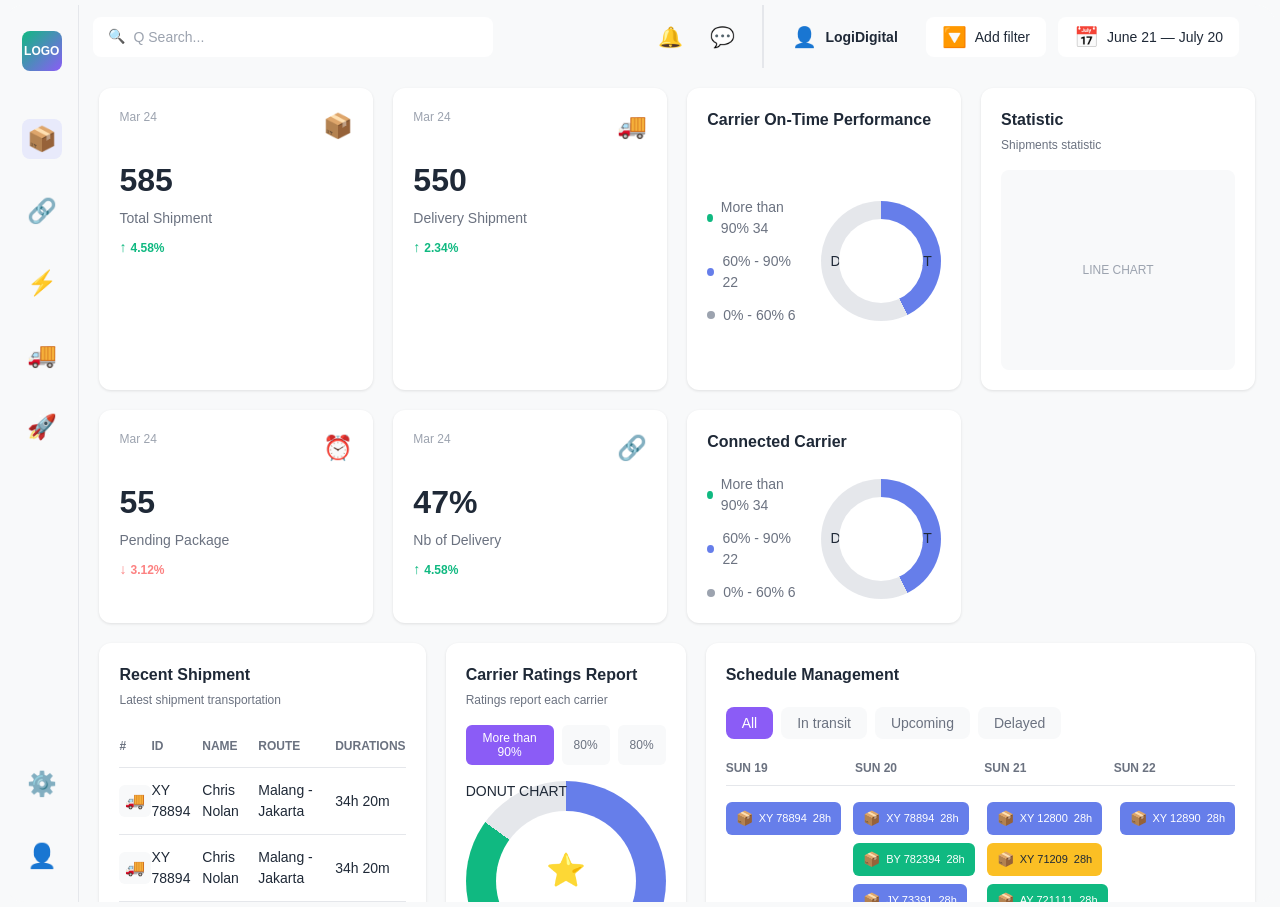
<file: 1. Responsive Admin Dashboard Panel/LogiDigital/dashboard.html>
<!DOCTYPE html>
<html lang="en">
  <head>
    <meta charset="UTF-8" />
    <meta name="viewport" content="width=device-width, initial-scale=1.0" />
    <title>Shipment Management - LogiDigital</title>
    <link rel="stylesheet" href="dashboard.css" />
  </head>
  <body>
    <div class="app-container">
      <!-- Sidebar -->
      <aside class="sidebar">
        <div class="sidebar-group">
          <!-- Logo -->
          <div class="logo-container">
            <div class="logo-placeholder">LOGO</div>
          </div>

          <!-- Tab 1 - Package (Active) -->
          <div class="sidebar-icon active">
            <div class="icon-placeholder">📦</div>
          </div>

          <!-- Tab 2 - Link -->
          <div class="sidebar-icon">
            <div class="icon-placeholder">🔗</div>
          </div>

          <!-- Tab 3 - Lightning -->
          <div class="sidebar-icon">
            <div class="icon-placeholder">⚡</div>
          </div>

          <!-- Tab 4 - Truck -->
          <div class="sidebar-icon">
            <div class="icon-placeholder">🚚</div>
          </div>

          <!-- Tab 5 - Rocket -->
          <div class="sidebar-icon">
            <div class="icon-placeholder">🚀</div>
          </div>
        </div>

        <div class="sidebar-group">
          <!-- Settings -->
          <div class="sidebar-icon">
            <div class="icon-placeholder">⚙️</div>
          </div>

          <!-- User Profile -->
          <div class="sidebar-icon">
            <div class="icon-placeholder">👤</div>
          </div>
        </div>
      </aside>

      <!-- Main Content -->
      <main class="main-content">
        <!-- Header -->
        <div class="main-content-header">
          <!-- Search bar -->
          <div class="search-container">
            <div class="search-icon-placeholder">🔍</div>
            <input type="text" class="search-input" placeholder="Q Search..." />
          </div>

          <!-- Right side buttons -->
          <div class="header-right">
            <!-- Icon Buttons Group -->
            <div class="buttons-icon-container">
              <!-- Notification Button -->
              <button class="icon-button" aria-label="Notifications">
                <div class="icon-placeholder-small">🔔</div>
              </button>

              <!-- Chat Button -->
              <button class="icon-button" aria-label="Messages">
                <div class="icon-placeholder-small">💬</div>
              </button>
            </div>

            <!-- User Profile -->
            <button class="logo-button">
              <div class="icon-placeholder-small">👤</div>
              <span>LogiDigital</span>
            </button>

            <!-- Add Filter Button -->
            <button class="filter-button">
              <div class="icon-placeholder-small">🔽</div>
              <span>Add filter</span>
            </button>

            <!-- Date Range Button -->
            <button class="date-range-button">
              <div class="icon-placeholder-small">📅</div>
              <span>June 21 — July 20</span>
            </button>
          </div>
        </div>

        <!-- Dashboard Content -->
        <div class="dashboard-content">
          <!-- Row 1 -->
          <div class="dashboard-row">
            <!-- Total Shipment Card -->
            <div class="stat-card">
              <div class="stat-card-header">
                <span class="stat-date">Mar 24</span>
                <div class="stat-icon-placeholder">📦</div>
              </div>
              <div class="stat-value">585</div>
              <div class="stat-label">Total Shipment</div>
              <div class="stat-change positive">
                <span class="change-arrow">↑</span>
                <span>4.58%</span>
              </div>
            </div>

            <!-- Delivery Shipment Card -->
            <div class="stat-card">
              <div class="stat-card-header">
                <span class="stat-date">Mar 24</span>
                <div class="stat-icon-placeholder">🚚</div>
              </div>
              <div class="stat-value">550</div>
              <div class="stat-label">Delivery Shipment</div>
              <div class="stat-change positive">
                <span class="change-arrow">↑</span>
                <span>2.34%</span>
              </div>
            </div>

            <!-- Carrier On-Time Performance Card -->
            <div class="chart-card">
              <div class="card-header">
                <h3 class="card-title">Carrier On-Time Performance</h3>
              </div>
              <div class="chart-card-content">
                <div class="chart-legend">
                  <div class="legend-item">
                    <span class="legend-dot green"></span>
                    <span>More than 90% 34</span>
                  </div>
                  <div class="legend-item">
                    <span class="legend-dot blue"></span>
                    <span>60% - 90% 22</span>
                  </div>
                  <div class="legend-item">
                    <span class="legend-dot gray"></span>
                    <span>0% - 60% 6</span>
                  </div>
                </div>
                <div class="donut-chart-placeholder">
                  <div class="donut-chart">DONUT CHART</div>
                </div>
              </div>
            </div>

            <!-- Statistic Card -->
            <div class="chart-card">
              <div class="card-header">
                <h3 class="card-title">Statistic</h3>
                <p class="card-subtitle">Shipments statistic</p>
              </div>
              <div class="line-chart-placeholder">
                <div class="line-chart">LINE CHART</div>
              </div>
            </div>
          </div>

          <!-- Row 2 -->
          <div class="dashboard-row">
            <!-- Pending Package Card -->
            <div class="stat-card">
              <div class="stat-card-header">
                <span class="stat-date">Mar 24</span>
                <div class="stat-icon-placeholder">⏰</div>
              </div>
              <div class="stat-value">55</div>
              <div class="stat-label">Pending Package</div>
              <div class="stat-change negative">
                <span class="change-arrow">↓</span>
                <span>3.12%</span>
              </div>
            </div>

            <!-- Nb of Delivery Card -->
            <div class="stat-card">
              <div class="stat-card-header">
                <span class="stat-date">Mar 24</span>
                <div class="stat-icon-placeholder">🔗</div>
              </div>
              <div class="stat-value">47%</div>
              <div class="stat-label">Nb of Delivery</div>
              <div class="stat-change positive">
                <span class="change-arrow">↑</span>
                <span>4.58%</span>
              </div>
            </div>

            <!-- Connected Carrier Card -->
            <div class="chart-card">
              <div class="card-header">
                <h3 class="card-title">Connected Carrier</h3>
              </div>
              <div class="chart-card-content">
                <div class="chart-legend">
                  <div class="legend-item">
                    <span class="legend-dot green"></span>
                    <span>More than 90% 34</span>
                  </div>
                  <div class="legend-item">
                    <span class="legend-dot blue"></span>
                    <span>60% - 90% 22</span>
                  </div>
                  <div class="legend-item">
                    <span class="legend-dot gray"></span>
                    <span>0% - 60% 6</span>
                  </div>
                </div>
                <div class="donut-chart-placeholder">
                  <div class="donut-chart">DONUT CHART</div>
                </div>
              </div>
            </div>
          </div>

          <!-- Row 3 -->
          <div class="dashboard-row">
            <!-- Recent Shipment Card -->
            <div class="table-card">
              <div class="card-header">
                <h3 class="card-title">Recent Shipment</h3>
                <p class="card-subtitle">Latest shipment transportation</p>
              </div>
              <div class="table-container">
                <table class="shipment-table">
                  <thead>
                    <tr>
                      <th>#</th>
                      <th>ID</th>
                      <th>Name</th>
                      <th>Route</th>
                      <th>Durations</th>
                    </tr>
                  </thead>
                  <tbody>
                    <tr>
                      <td>
                        <div class="truck-icon-placeholder">🚚</div>
                      </td>
                      <td>XY 78894</td>
                      <td>Chris Nolan</td>
                      <td>Malang - Jakarta</td>
                      <td>34h 20m</td>
                    </tr>
                    <tr>
                      <td>
                        <div class="truck-icon-placeholder">🚚</div>
                      </td>
                      <td>XY 78894</td>
                      <td>Chris Nolan</td>
                      <td>Malang - Jakarta</td>
                      <td>34h 20m</td>
                    </tr>
                    <tr>
                      <td>
                        <div class="truck-icon-placeholder">🚚</div>
                      </td>
                      <td>XY 78894</td>
                      <td>Chris Nolan</td>
                      <td>Malang - Jakarta</td>
                      <td>34h 20m</td>
                    </tr>
                    <tr>
                      <td>
                        <div class="truck-icon-placeholder">🚚</div>
                      </td>
                      <td>XY 78894</td>
                      <td>Chris Nolan</td>
                      <td>Malang - Jakarta</td>
                      <td>34h 20m</td>
                    </tr>
                  </tbody>
                </table>
              </div>
            </div>

            <!-- Carrier Ratings Report Card -->
            <div class="chart-card">
              <div class="card-header">
                <h3 class="card-title">Carrier Ratings Report</h3>
                <p class="card-subtitle">Ratings report each carrier</p>
              </div>
              <div class="ratings-filters">
                <button class="rating-filter active">More than 90%</button>
                <button class="rating-filter">80%</button>
                <button class="rating-filter">80%</button>
              </div>
              <div class="ratings-chart-container">
                <div class="ratings-donut-placeholder">
                  <div class="ratings-donut">DONUT CHART</div>
                  <div class="star-rating-center">
                    <div class="star-placeholder">⭐</div>
                    <div class="star-text">4.8 Stars total</div>
                  </div>
                </div>
              </div>
            </div>

            <!-- Schedule Management Card -->
            <div class="schedule-card">
              <div class="card-header">
                <h3 class="card-title">Schedule Management</h3>
              </div>
              <div class="schedule-filters">
                <button class="schedule-filter active">All</button>
                <button class="schedule-filter">In transit</button>
                <button class="schedule-filter">Upcoming</button>
                <button class="schedule-filter">Delayed</button>
              </div>
              <div class="schedule-timeline">
                <div class="timeline-dates">
                  <span>SUN 19</span>
                  <span>SUN 20</span>
                  <span>SUN 21</span>
                  <span>SUN 22</span>
                </div>
                <div class="timeline-bars">
                  <div class="timeline-day">
                    <div class="schedule-bar blue">
                      <div class="bar-icon">📦</div>
                      <span>XY 78894</span>
                      <span>28h</span>
                    </div>
                  </div>
                  <div class="timeline-day">
                    <div class="schedule-bar blue">
                      <div class="bar-icon">📦</div>
                      <span>XY 78894</span>
                      <span>28h</span>
                    </div>
                    <div class="schedule-bar green">
                      <div class="bar-icon">📦</div>
                      <span>BY 782394</span>
                      <span>28h</span>
                    </div>
                    <div class="schedule-bar blue">
                      <div class="bar-icon">📦</div>
                      <span>JY 73391</span>
                      <span>28h</span>
                    </div>
                    <div class="schedule-bar yellow">
                      <div class="bar-icon">📦</div>
                      <span>JY 7...</span>
                      <span>28h</span>
                    </div>
                  </div>
                  <div class="timeline-day">
                    <div class="schedule-bar blue">
                      <div class="bar-icon">📦</div>
                      <span>XY 12800</span>
                      <span>28h</span>
                    </div>
                    <div class="schedule-bar yellow">
                      <div class="bar-icon">📦</div>
                      <span>XY 71209</span>
                      <span>28h</span>
                    </div>
                    <div class="schedule-bar green">
                      <div class="bar-icon">📦</div>
                      <span>AY 721111</span>
                      <span>28h</span>
                    </div>
                  </div>
                  <div class="timeline-day">
                    <div class="schedule-bar blue">
                      <div class="bar-icon">📦</div>
                      <span>XY 12890</span>
                      <span>28h</span>
                    </div>
                  </div>
                </div>
              </div>
            </div>
          </div>
        </div>
      </main>
    </div>
  </body>
</html>
</file>
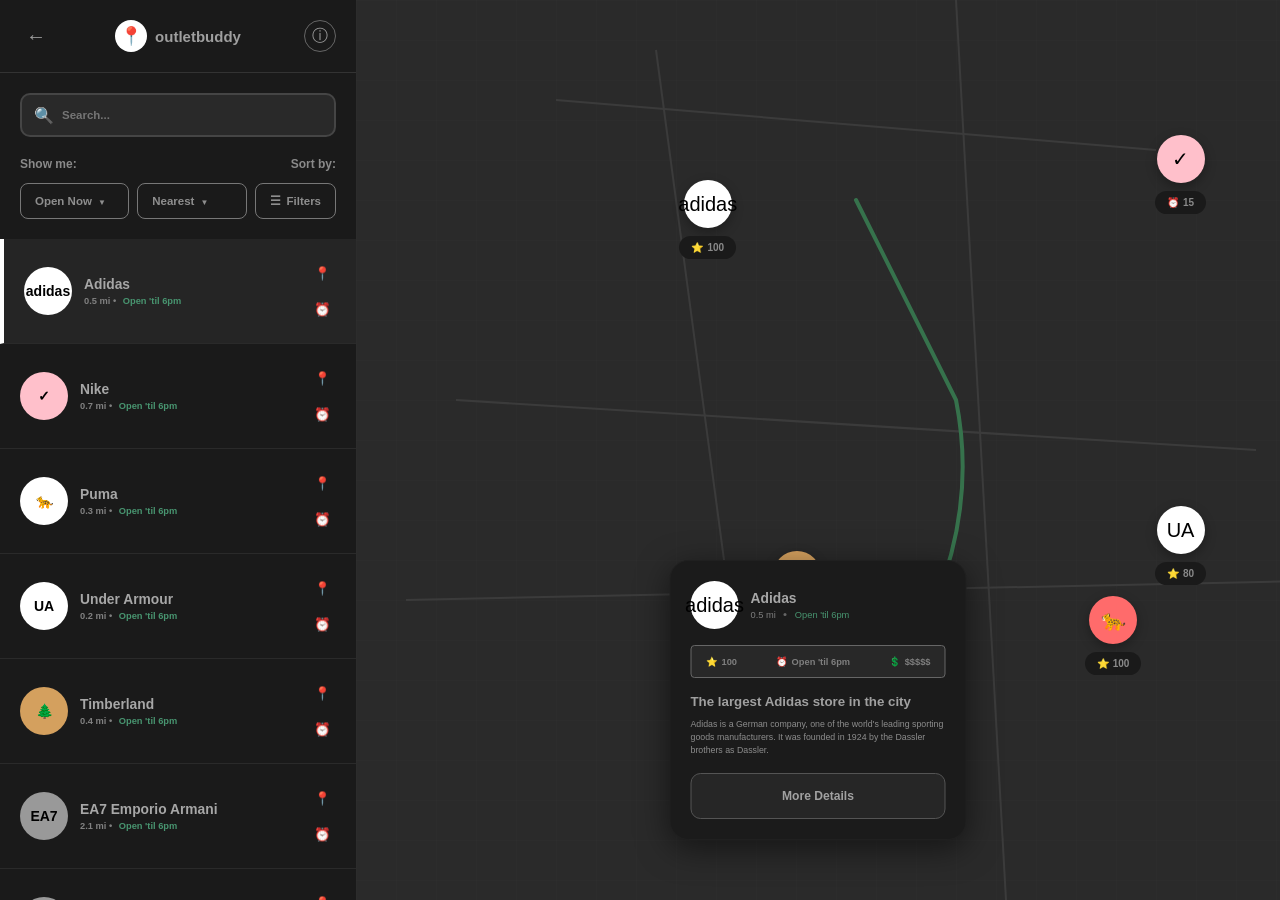
<file: 1. Responsive Admin Dashboard Panel/outletbuddy/outletbuddy.html>
<!DOCTYPE html>
<html lang="en">
  <head>
    <meta charset="UTF-8" />
    <meta name="viewport" content="width=device-width, initial-scale=1.0" />
    <title>Outlet Buddy - Map UI</title>
    <style>
      * {
        margin: 0;
        padding: 0;
        box-sizing: border-box;
      }

      body {
        font-family: "Inter", -apple-system, BlinkMacSystemFont, "Segoe UI",
          sans-serif;
        background: rgba(195, 170, 212, 0.996);
        height: 100vh;
        overflow: hidden;
      }

      .container {
        display: flex;
        height: 100vh;
      }

      /* Left Sidebar */
      .sidebar {
        width: 356px;
        background: #1a1a1a;
        color: #fff;
        display: flex;
        flex-direction: column;
        position: relative;
      }

      /* Header */
      .header {
        padding: 20px;
        display: flex;
        align-items: center;
        justify-content: space-between;
        border-bottom: 1px solid #333;
      }

      .back-btn {
        width: 32px;
        height: 32px;
        background: none;
        border: none;
        color: #9f9f9f;
        cursor: pointer;
        font-size: 20px;
      }

      .logo-container {
        display: flex;
        align-items: center;
        gap: 8px;
      }

      .logo-icon {
        width: 32px;
        height: 32px;
        background: #fff;
        border-radius: 50%;
        display: flex;
        align-items: center;
        justify-content: center;
        font-size: 18px;
      }

      .logo-text {
        font-size: 15px;
        font-weight: 600;
        color: #9f9f9f;
      }

      .info-btn {
        width: 32px;
        height: 32px;
        background: none;
        border: 1px solid #666;
        border-radius: 50%;
        color: #9f9f9f;
        cursor: pointer;
        font-size: 16px;
      }

      /* Search */
      .search-container {
        padding: 20px;
      }

      .search-box {
        position: relative;
      }

      .search-input {
        width: 100%;
        padding: 14px 14px 14px 40px;
        background: #292929;
        border: 2px solid #454545;
        border-radius: 10px;
        color: #989898;
        font-size: 11.5px;
        font-weight: 600;
      }

      .search-icon {
        position: absolute;
        left: 14px;
        top: 50%;
        transform: translateY(-50%);
        color: #666;
      }

      /* Filters */
      .filters-section {
        padding: 0 20px 20px;
      }

      .filter-labels {
        display: flex;
        justify-content: space-between;
        margin-bottom: 12px;
      }

      .filter-label {
        font-size: 12px;
        color: #8a8a8a;
        font-weight: 600;
      }

      .filter-buttons {
        display: flex;
        gap: 8px;
      }

      .filter-btn {
        padding: 10px 14px;
        background: #1a1a1a;
        border: 1px solid #777;
        border-radius: 8px;
        color: #8e8e8e;
        font-size: 11.5px;
        font-weight: 600;
        cursor: pointer;
        display: flex;
        align-items: center;
        gap: 6px;
      }

      .filter-btn.wide {
        flex: 1;
      }

      /* Store List */
      .store-list {
        flex: 1;
        overflow-y: auto;
      }

      .store-item {
        padding: 20px;
        border-bottom: 1px solid #2a2a2a;
        display: flex;
        align-items: center;
        gap: 12px;
        cursor: pointer;
        transition: background 0.2s;
      }

      .store-item:hover {
        background: #252525;
      }

      .store-item.active {
        background: #252525;
        border-left: 4px solid #fff;
      }

      .store-logo {
        width: 48px;
        height: 48px;
        border-radius: 50%;
        display: flex;
        align-items: center;
        justify-content: center;
        font-weight: 600;
        font-size: 14px;
        flex-shrink: 0;
      }

      .store-logo.white {
        background: #fff;
        color: #000;
      }

      .store-logo.pink {
        background: #ffc0cb;
        color: #000;
      }

      .store-logo.yellow {
        background: #d4a05e;
        color: #000;
      }

      .store-logo.gray {
        background: #999;
        color: #000;
      }

      .store-info {
        flex: 1;
      }

      .store-name {
        font-size: 13.8px;
        font-weight: 600;
        color: #a7a7a7;
        margin-bottom: 4px;
      }

      .store-details {
        font-size: 9.3px;
        color: #808080;
        font-weight: 600;
      }

      .store-status {
        color: #489570;
        margin-left: 4px;
      }

      .store-actions {
        display: flex;
        flex-direction: column;
        gap: 8px;
      }

      .action-icon {
        width: 28px;
        height: 28px;
        background: none;
        border: none;
        color: #666;
        cursor: pointer;
      }

      /* Map Area */
      .map-area {
        flex: 1;
        position: relative;
        background: #2a2a2a;
        overflow: hidden;
      }

      /* Map background with streets */
      .map-background {
        width: 100%;
        height: 100%;
        background: #2a2a2a;
        position: relative;
      }

      .map-background svg {
        width: 100%;
        height: 100%;
        opacity: 0.4;
      }

      /* Map Markers */
      .map-marker {
        position: absolute;
        display: flex;
        flex-direction: column;
        align-items: center;
        gap: 8px;
      }

      .marker-icon {
        width: 48px;
        height: 48px;
        border-radius: 50%;
        display: flex;
        align-items: center;
        justify-content: center;
        font-size: 20px;
        box-shadow: 0 4px 12px rgba(0, 0, 0, 0.3);
        cursor: pointer;
      }

      .marker-badge {
        background: #1a1a1a;
        color: #8a8a8a;
        padding: 6px 12px;
        border-radius: 20px;
        font-size: 10px;
        font-weight: 600;
        display: flex;
        align-items: center;
        gap: 4px;
      }

      /* Position markers */
      .marker-1 {
        top: 20%;
        left: 35%;
      }
      .marker-2 {
        top: 15%;
        right: 8%;
      }
      .marker-3 {
        bottom: 25%;
        right: 15%;
      }
      .marker-4 {
        bottom: 30%;
        left: 45%;
      }
      .marker-5 {
        bottom: 35%;
        right: 8%;
      }

      /* Details Card */
      .details-card {
        position: absolute;
        bottom: 60px;
        left: 50%;
        transform: translateX(-50%);
        width: 297px;
        background: #1b1b1b;
        border: 1px solid #202020;
        border-radius: 19px;
        padding: 20px;
        box-shadow: 0 8px 32px rgba(0, 0, 0, 0.5);
      }

      .card-header {
        display: flex;
        align-items: center;
        gap: 12px;
        margin-bottom: 16px;
      }

      .card-logo {
        width: 48px;
        height: 48px;
        background: #fff;
        border-radius: 50%;
        display: flex;
        align-items: center;
        justify-content: center;
        font-size: 20px;
      }

      .card-info h3 {
        font-size: 13.8px;
        font-weight: 600;
        color: #a7a7a7;
        margin-bottom: 4px;
      }

      .card-meta {
        display: flex;
        align-items: center;
        gap: 8px;
        font-size: 9.3px;
      }

      .card-meta .distance {
        color: #7f7f7f;
      }

      .card-meta .dot {
        width: 3px;
        height: 3px;
        background: #666;
        border-radius: 50%;
      }

      .card-meta .status {
        color: #489570;
      }

      /* Info Badges */
      .info-badges {
        background: #282828;
        border: 1px solid #666;
        border-radius: 4px;
        padding: 10px 14px;
        display: flex;
        justify-content: space-between;
        align-items: center;
        margin-bottom: 16px;
      }

      .badge-item {
        display: flex;
        align-items: center;
        gap: 4px;
        font-size: 9.3px;
        color: #7f7f7f;
        font-weight: 600;
      }

      /* Description */
      .card-title {
        font-size: 13.3px;
        font-weight: 600;
        color: #a0a0a0;
        margin-bottom: 8px;
        line-height: 16px;
      }

      .card-description {
        font-size: 8.8px;
        color: #8d8d8d;
        line-height: 13px;
        margin-bottom: 16px;
      }

      /* More Details Button */
      .more-details-btn {
        width: 100%;
        padding: 15px;
        background: #262626;
        border: 1px solid #545454;
        border-radius: 10px;
        color: #a1a1a1;
        font-size: 12.1px;
        font-weight: 600;
        cursor: pointer;
        transition: background 0.2s;
      }

      .more-details-btn:hover {
        background: #303030;
      }

      /* Icons (using Unicode) */
      .icon-search::before {
        content: "🔍";
      }
      .icon-nav::before {
        content: "📍";
      }
      .icon-time::before {
        content: "⏰";
      }
      .icon-star::before {
        content: "⭐";
      }
      .icon-dollar::before {
        content: "💲";
      }
      .icon-arrow::before {
        content: "←";
      }
      .icon-info::before {
        content: "ⓘ";
      }
      .icon-filter::before {
        content: "☰";
      }
      .icon-dropdown::before {
        content: "▼";
        font-size: 8px;
      }

      /* Route Path */
      .route-path {
        position: absolute;
        top: 20%;
        left: 35%;
        width: 300px;
        height: 400px;
        pointer-events: none;
      }
    </style>
  </head>
  <body>
    <div class="container">
      <!-- Left Sidebar -->
      <div class="sidebar">
        <!-- Header -->
        <div class="header">
          <button class="back-btn icon-arrow"></button>
          <div class="logo-container">
            <div class="logo-icon icon-nav"></div>
            <span class="logo-text">outletbuddy</span>
          </div>
          <button class="info-btn icon-info"></button>
        </div>

        <!-- Search -->
        <div class="search-container">
          <div class="search-box">
            <span class="search-icon icon-search"></span>
            <input type="text" class="search-input" placeholder="Search..." />
          </div>
        </div>

        <!-- Filters -->
        <div class="filters-section">
          <div class="filter-labels">
            <span class="filter-label">Show me:</span>
            <span class="filter-label">Sort by:</span>
          </div>
          <div class="filter-buttons">
            <button class="filter-btn wide">
              Open Now
              <span class="icon-dropdown"></span>
            </button>
            <button class="filter-btn wide">
              Nearest
              <span class="icon-dropdown"></span>
            </button>
            <button class="filter-btn">
              <span class="icon-filter"></span>
              Filters
            </button>
          </div>
        </div>

        <!-- Store List -->
        <div class="store-list">
          <div class="store-item active">
            <div class="store-logo white">adidas</div>
            <div class="store-info">
              <div class="store-name">Adidas</div>
              <div class="store-details">
                0.5 mi • <span class="store-status">Open 'til 6pm</span>
              </div>
            </div>
            <div class="store-actions">
              <button class="action-icon icon-nav"></button>
              <button class="action-icon icon-time"></button>
            </div>
          </div>

          <div class="store-item">
            <div class="store-logo pink">✓</div>
            <div class="store-info">
              <div class="store-name">Nike</div>
              <div class="store-details">
                0.7 mi • <span class="store-status">Open 'til 6pm</span>
              </div>
            </div>
            <div class="store-actions">
              <button class="action-icon icon-nav"></button>
              <button class="action-icon icon-time"></button>
            </div>
          </div>

          <div class="store-item">
            <div class="store-logo white">🐆</div>
            <div class="store-info">
              <div class="store-name">Puma</div>
              <div class="store-details">
                0.3 mi • <span class="store-status">Open 'til 6pm</span>
              </div>
            </div>
            <div class="store-actions">
              <button class="action-icon icon-nav"></button>
              <button class="action-icon icon-time"></button>
            </div>
          </div>

          <div class="store-item">
            <div class="store-logo white">UA</div>
            <div class="store-info">
              <div class="store-name">Under Armour</div>
              <div class="store-details">
                0.2 mi • <span class="store-status">Open 'til 6pm</span>
              </div>
            </div>
            <div class="store-actions">
              <button class="action-icon icon-nav"></button>
              <button class="action-icon icon-time"></button>
            </div>
          </div>

          <div class="store-item">
            <div class="store-logo yellow">🌲</div>
            <div class="store-info">
              <div class="store-name">Timberland</div>
              <div class="store-details">
                0.4 mi • <span class="store-status">Open 'til 6pm</span>
              </div>
            </div>
            <div class="store-actions">
              <button class="action-icon icon-nav"></button>
              <button class="action-icon icon-time"></button>
            </div>
          </div>

          <div class="store-item">
            <div class="store-logo gray">EA7</div>
            <div class="store-info">
              <div class="store-name">EA7 Emporio Armani</div>
              <div class="store-details">
                2.1 mi • <span class="store-status">Open 'til 6pm</span>
              </div>
            </div>
            <div class="store-actions">
              <button class="action-icon icon-nav"></button>
              <button class="action-icon icon-time"></button>
            </div>
          </div>

          <div class="store-item">
            <div class="store-logo gray">⭐</div>
            <div class="store-info">
              <div class="store-name">Converse</div>
              <div class="store-details">
                2.5 mi • <span class="store-status">Open 'til 6pm</span>
              </div>
            </div>
            <div class="store-actions">
              <button class="action-icon icon-nav"></button>
              <button class="action-icon icon-time"></button>
            </div>
          </div>
        </div>
      </div>

      <!-- Map Area -->
      <div class="map-area">
        <div class="map-background">
          <svg>
            <defs>
              <pattern
                id="grid"
                width="40"
                height="40"
                patternUnits="userSpaceOnUse"
              >
                <path
                  d="M 40 0 L 0 0 0 40"
                  fill="none"
                  stroke="#444"
                  stroke-width="0.5"
                />
              </pattern>
            </defs>
            <rect width="100%" height="100%" fill="url(#grid)" />
            <!-- Street lines -->
            <path d="M 200 100 L 800 150" stroke="#555" stroke-width="2" />
            <path d="M 300 50 L 400 800" stroke="#555" stroke-width="2" />
            <path d="M 600 0 L 650 900" stroke="#555" stroke-width="2" />
            <path d="M 100 400 L 900 450" stroke="#555" stroke-width="2" />
            <path d="M 50 600 L 1000 580" stroke="#555" stroke-width="2" />
            <!-- Route path -->
            <path
              d="M 500 200 Q 550 300 600 400 Q 620 500 580 600"
              fill="none"
              stroke="#4ade80"
              stroke-width="4"
              stroke-linecap="round"
            />
          </svg>
        </div>

        <!-- Map Markers -->
        <div class="map-marker marker-1">
          <div class="marker-icon" style="background: #fff">adidas</div>
          <div class="marker-badge"><span class="icon-star"></span> 100</div>
        </div>

        <div class="map-marker marker-2">
          <div class="marker-icon" style="background: #ffc0cb">✓</div>
          <div class="marker-badge"><span class="icon-time"></span> 15</div>
        </div>

        <div class="map-marker marker-3">
          <div class="marker-icon" style="background: #ff6b6b">🐆</div>
          <div class="marker-badge"><span class="icon-star"></span> 100</div>
        </div>

        <div class="map-marker marker-4">
          <div class="marker-icon" style="background: #d4a05e">🌲</div>
          <div class="marker-badge"><span class="icon-star"></span> 80</div>
        </div>

        <div class="map-marker marker-5">
          <div class="marker-icon" style="background: #fff">UA</div>
          <div class="marker-badge"><span class="icon-star"></span> 80</div>
        </div>

        <!-- Details Card -->
        <div class="details-card">
          <div class="card-header">
            <div class="card-logo">adidas</div>
            <div class="card-info">
              <h3>Adidas</h3>
              <div class="card-meta">
                <span class="distance">0.5 mi</span>
                <span class="dot"></span>
                <span class="status">Open 'til 6pm</span>
              </div>
            </div>
          </div>

          <div class="info-badges">
            <div class="badge-item"><span class="icon-star"></span> 100</div>
            <div class="badge-item">
              <span class="icon-time"></span> Open 'til 6pm
            </div>
            <div class="badge-item">
              <span class="icon-dollar"></span> $$$$$
            </div>
          </div>

          <h4 class="card-title">The largest Adidas store in the city</h4>
          <p class="card-description">
            Adidas is a German company, one of the world's leading sporting
            goods manufacturers. It was founded in 1924 by the Dassler brothers
            as Dassler.
          </p>

          <button class="more-details-btn">More Details</button>
        </div>
      </div>
    </div>
  </body>
</html>
</file>
<file: 1. Responsive Admin Dashboard Panel/style.css>
/* ======== Google Font Import - Poppins ======== */
@import url("https://fonts.googleapis.com/css2?family=Poppins:wght@200;300;400;500;600;&display=swap");

* {
  margin: 0;
  padding: 0;
  box-sizing: border-box;
  font-family: "Poppins", sans-serif;
}

:root {
  /* ======= Colors ========= */
  --primary-color: #0e4bf1;
  --panel-color: #fff;
  --text-color: #000;
  --black-light-color: #707070;
  --border-color: #e6e5e5;
  --toggle-color: #ddd;
  --box1-color: #4da3ff;
  --box2-color: #ffe6ac;
  --box3-color: #e7d1fc;
  --title-icon-color: #fff;

  /* ====== Transition ========== */
  --tran-05: all 0.5s ease;
  --tran-03: all 0.3s ease;
  --tran-02: all 0.2s ease;
}

body {
  min-height: 100vh;
  background-color: var(--primary-color);
}

body.dark {
  --primary-color: #3a3b3c;
  --panel-color: #242526;
  --text-color: #ccc;
  --black-light-color: #ccc;
  --border-color: #4d4d4d;
  --toggle-color: #fff;
  --box1-color: #3a3b3c;
  --box2-color: #3a3b3c;
  --box3-color: #3a3b3c;
  --title-icon-color: #ccc;
}

nav {
  position: fixed;
  top: 0;
  left: 0;
  height: 100%;
  width: 250px;
  padding: 10px 14px;
  background-color: var(--panel-color);
  border-right: 1px solid var(--border-color);
  transition: var(--tran-05);
}
nav.close {
  width: 73px;
}
nav .logo-name {
  display: flex;
  align-items: center;
}
nav .logo-image {
  display: flex;
  justify-content: center;
  min-width: 45px;
  /* background-color: red; */
}

nav .logo-image img {
  width: 40px;
  object-fit: cover;
  border-radius: 50%;
}

nav .logo-name .logo_name {
  font-size: 22px;
  font-weight: 600;
  color: var(--text-color);
  margin-left: 14px;
  transition: var(--tran-05);
}
nav.close .logo_name {
  opacity: 0;
  pointer-events: none;
}

nav .menu-items {
  /* background-color: #f00; */
  margin-top: 40px;
  height: calc(100% - 90px);
  display: flex;
  flex-direction: column;
  justify-content: space-between;
}

.menu-items li {
  list-style: none;
}

.menu-items li a {
  display: flex;
  align-items: center;
  height: 50px;
  text-decoration: none;
  position: relative;
}

.nav-links li a:hover:before {
  content: "";
  position: absolute;
  left: -7px;
  height: 5px;
  width: 5px;
  border-radius: 50%;
  background-color: var(--primary-color);
}

body.dark li a:hover:before {
  background-color: var(--text-color);
}

.menu-items li a i {
  font-size: 24px;
  min-width: 45px;
  height: 100%;
  display: flex;
  align-items: center;
  justify-content: center;
  /* background-color: red; */
  color: var(--black-light-color);
}

.menu-items li a .link-name {
  font-size: 18px;
  font-weight: 400;
  color: var(--black-light-color);
}
/*  ****** IMP Rule *******  */
nav.close li a .link-name {
  opacity: 0;
  pointer-events: none;
}
.nav-links li a:hover i,
.nav-links li a:hover .link-name {
  color: var(--primary-color);
}

body.dark .nav-links li a:hover i,
body.dark .nav-links li a:hover .link-name {
  color: var(--text-color);
}

.menu-items .logout-mode {
  padding-top: 10px;
  border-top: 1px solid var(--border-color);
}

.menu-items .mode {
  display: flex;
  align-items: center;
  white-space: nowrap;
}

.menu-items .mode-toggle {
  position: absolute;
  right: 14px;
  height: 50px;
  min-width: 45px;
  display: flex;
  align-items: center;
  justify-content: center;
  cursor: pointer;
  /* color: red; */
}

.mode-toggle .switch {
  position: relative;
  display: inline-block;
  height: 22px;
  width: 40px;
  border-radius: 25px;
  background-color: var(--toggle-color);
}

.switch:before {
  content: "";
  position: absolute;
  left: 5px;
  top: 50%;
  transform: translateY(-50%);
  height: 15px;
  width: 15px;
  background-color: var(--panel-color);
  border-radius: 50%;
  transition: var(--tran-03);
}

body.dark .switch:before {
  left: 20px;
}

.dashboard {
  position: relative;
  left: 250px;
  /* background-color: red; */
  background-color: var(--panel-color);
  min-height: 100vh;
  width: calc(100% - 250px);
  padding: 10px 14px;
  transition: var(--tran-05);
}

nav.close ~ .dashboard {
  left: 73px;
  width: calc(100% - 73px);
}

.dashboard .top {
  position: fixed;
  top: 0;
  left: 250px;
  display: flex;
  align-items: center;
  width: calc(100% - 250px);
  justify-content: space-between;
  align-items: center;
  padding: 10px 14px;
  /* background-color: red; */
  background-color: var(--panel-color);
  transition: var(--tran-05);
  z-index: 10;
}

nav.close ~ .dashboard .top {
  left: 73px;
  width: calc(100% - 73px);
}
.dashboard .top .sidebar-toggle {
  font-size: 26px;
  color: var(--text-color);
  cursor: pointer;
}

.dashboard .top .search-box {
  position: relative;
  height: 45px;
  max-width: 600px;
  width: 100%;
  margin: 0 30px;
  /* background-color: red; */
}

.top .search-box input {
  position: absolute;
  border: 1px solid var(--border-color);
  background-color: var(--panel-color);
  padding: 0 25px 0 50px;
  border-radius: 5px;
  height: 100%;
  width: 100%;
  color: var(--text-color);
  font-size: 15px;
  font-weight: 400;
  outline: none;
}

.top .search-box i {
  position: absolute;
  left: 15px;
  font-size: 22px;
  z-index: 10;
  top: 50%;
  transform: translateY(-50%);
  color: var(--black-light-color);
}

.top img {
  width: 40px;
  border-radius: 50%;
}

.dashboard .dash-content {
  padding-top: 50px;
}

.dash-content .title {
  display: flex;
  align-items: center;
  margin: 60px 0 30px 0;
}

.dash-content .title i {
  position: relative;
  height: 35px;
  width: 35px;
  background-color: var(--primary-color);
  border-radius: 6px;
  color: var(--title-icon-color);
  display: flex;
  align-items: center;
  justify-content: center;
  font-size: 24px;
}

.dash-content .title .text {
  font-size: 24px;
  font-weight: 500;
  color: var(--text-color);
  margin-left: 10px;
}

.dash-content .boxes {
  display: flex;
  align-items: center;
  justify-content: space-between;
  flex-wrap: wrap;
}

.dash-content .boxes .box {
  display: flex;
  flex-direction: column;
  align-items: center;
  border-radius: 12px;
  width: calc(100% / 3 - 15px);
  padding: 15px 20px;
  background-color: var(--box1-color);
  transition: var(--tran-05);
}
.boxes .box i {
  font-size: 35px;
  color: var(--text-color);
}
.boxes .box .text {
  white-space: nowrap;
  font-size: 18px;
  font-weight: 500;
  color: var(--text-color);
}

.boxes .box .number {
  font-size: 40px;
  font-weight: 500;
  color: var(--text-color);
}

.boxes .box.box2 {
  background-color: var(--box2-color);
}

.boxes .box.box3 {
  background-color: var(--box3-color);
}

.dash-content .activity .activity-data {
  display: flex;
  justify-content: space-between;
  align-items: center;
  width: 100%;
}
.activity .activity-data {
  display: flex;
  /* width: calc(100% / 5 - 15px); */
}
.activity-data .data {
  display: flex;
  flex-direction: column;
  margin: 0 15px;
}
.activity-data .data-title {
  font-size: 20px;
  font-weight: 500;
  color: var(--text-color);
}
.activity-data .data .data-list {
  font-size: 18px;
  font-weight: 400;
  margin-top: 20px;
  white-space: nowrap;
  color: var(--text-color);
}

/* KEY BREAKPOINT CONCEPT:
@media (max-width: 1000px) means:
- These styles apply from 0px up to 1000px
- After 1000px, these styles stop applying
*/
@media (max-width: 1000px) {
  nav {
    width: 73px;
  }
  nav.close {
    width: 250px;
  }
  nav .logo_name {
    opacity: 0;
    pointer-events: none;
  }
  nav.close .logo_name {
    opacity: 1;
    pointer-events: auto;
  }
  nav li a .link-name {
    opacity: 0;
    pointer-events: none;
  }
  nav.close li a .link-name {
    opacity: 1;
    pointer-events: auto;
  }
  nav ~ .dashboard {
    left: 73px;
    width: calc(100% - 73px);
  }
  nav.close ~ .dashboard {
    left: 250px;
    width: calc(100% - 250px);
  }
  nav ~ .dashboard .top {
    left: 73px;
    width: calc(100% - 73px);
  }
  nav.close ~ .dashboard .top {
    left: 250px;
    width: calc(100% - 250px);
  }
  .activity .activity-data {
    overflow-x: scroll;
  }
}

@media (max-width: 780px) {
  .dash-content .boxes .box {
    width: calc(100% / 2 - 15px);
    margin-top: 15px;
  }
}

@media (max-width: 560px) {
  .dash-content .boxes .box {
    width: 100%;
  }
}

@media (max-width: 500px) {
  nav {
    width: 73px;
  }
  nav.close {
    width: 73px;
  }
  nav .logo_name {
    opacity: 0;
    pointer-events: none;
  }
  nav.close .logo_name {
    opacity: 0;
    pointer-events: none;
  }
  nav li a .link-name {
    opacity: 0;
    pointer-events: none;
  }
  nav.close li a .link-name {
    opacity: 0;
    pointer-events: none;
  }
  nav ~ .dashboard {
    left: 73px;
    width: calc(100% - 73px);
  }
  nav.close ~ .dashboard {
    left: 73px;
    width: calc(100% - 73px);
  }
  nav ~ .dashboard .top {
    left: 73px;
    width: calc(100% - 73px);
  }
  nav.close ~ .dashboard .top {
    left: 73px;
    width: calc(100% - 73px);
  }
  .dashboard .top .sidebar-toggle {
    display: none;
  }
}
</file>
<file: 1. Responsive Admin Dashboard Panel/AutomatePro/style.css>
/* AutomatePro - Project Management Dashboard */
/* Color Palette */
:root {
  /* Primary Colors */
  --pale-grey: #fdfdfe;
  --chefs-hat: #f3f4f6;
  --lilac-champagne: #e0e1e6;
  --rapunzel-silver: #d1d3d6;
  --middle-yellow-red: #eab075;
  --himalaya-sky: #7798c3;

  /* UI Colors */
  --primary-blue: #6366f1;
  --primary-purple: #8b5cf6;
  --urgent-red: #ef4444;
  --normal-teal: #14b8a6;
  --low-grey: #9ca3af;

  /* Progress Colors */
  --progress-purple: #8b5cf6;
  --progress-blue: #3b82f6;

  /* Text Colors */
  --text-primary: #1f2937;
  --text-secondary: #6b7280;
  --text-tertiary: #9ca3af;

  /* Background Colors */
  --bg-primary: #ffffff;
  --bg-secondary: #f9fafb;
  --bg-sidebar: #fdfdfe;

  /* Border Colors */
  --border-light: #e5e7eb;
  --border-medium: #d1d5db;
  --border-dark: #000000;

  /* Spacing */
  --spacing-xs: 4px;
  --spacing-sm: 8px;
  --spacing-md: 16px;
  --spacing-lg: 24px;
  --spacing-xl: 32px;

  /* Border Radius */
  --radius-sm: 4px;
  --radius-md: 8px;
  --radius-lg: 12px;
  --radius-xl: 16px;

  /* Shadows */
  --shadow-sm: 0 1px 2px 0 rgba(0, 0, 0, 0.05);
  --shadow-md: 0 4px 6px -1px rgba(0, 0, 0, 0.1);
  --shadow-lg: 0 10px 15px -3px rgba(0, 0, 0, 0.1);
}

/* Reset and Base Styles */
* {
  margin: 0;
  padding: 0;
  box-sizing: border-box;
}

body {
  font-family: "Inter", -apple-system, BlinkMacSystemFont, "Segoe UI", "Roboto",
    "Helvetica Neue", Arial, sans-serif;
  background-color: var(--chefs-hat);
  color: var(--text-primary);
  font-size: 14px;
  line-height: 1.5;
}

/* Layout */
.app-container {
  display: flex;
  width: 1440px;
  height: 1024px;
  /* overflow: hidden; */
  /* background-color: var(--chefs-hat); */
  background-color: var(--chefs-hat);
  align-items: center;
}

/* Sidebar */
.sidebar {
  width: 221px;
  height: 1024px;
  background-color: var(--chefs-hat);
  /* border-right: 1px solid var(--border-light); */
  display: flex;
  flex-direction: column;
  padding: 10px;
}

.sidebar-header {
  width: 100%;
  height: fit-content;
  display: flex;
  align-items: center;
  gap: 8px;
  /* padding: var(--spacing-md); */
  margin-bottom: 18px;
}

/* .sidebar-logo removed - empty ruleset */

.sidebar-brand {
  font-size: 18px;
  font-weight: 600;
  color: var(--text-primary);
}

.workspace-selector {
  width: 100%;
  height: 36px;
  display: flex;
  align-items: center;
  gap: var(--spacing-sm);
  padding: 0 7px 0 7px;
  background-color: var(--bg-primary);
  border: 1px solid var(--border-light);
  border-radius: var(--radius-md);
  margin-bottom: 16px;
  cursor: pointer;
}

/* .workspace-icon removed - empty ruleset */

.workspace-selector-dropdown {
  width: 17px;
  height: 17px;
  border-radius: 5px;
  border: 2px solid black;
}

.sidebar-nav {
  width: 100%;
  display: flex;
  flex-direction: column;
  gap: 18px;
  padding: 10px;
  border-bottom: 1px solid var(--border-light);
}

.nav-item {
  width: 100%;
  height: 17px;
  display: flex;
  align-items: center;
  gap: 6px;
  /* padding: var(--spacing-md); */
  /* border-radius: var(--radius-md); */
  color: var(--text-secondary);
  text-decoration: none;
  cursor: pointer;
  font-size: 14px;
  transition: all 0.2s;
}

/* .nav-item:hover {
  background-color: var(--chefs-hat);
  color: var(--text-primary);
} */

/* .nav-item.active {
  background-color: var(--chefs-hat);
  color: var(--primary-blue);
  font-weight: 500;
} */

.nav-icon {
  width: 17px;
  height: 17px;
  background-color: var(--text-primary);
  border-radius: 5px;
}

.chevron-icon {
  fill: var(--text-secondary);
}

.light-icon {
 fill: #B6B7C1;
}

.sidebar-nav-text {
  font-size: 14px;
  font-weight: 500;
  color: var(--text-secondary);
}

.nav-section {
  width: 100%;
  height: fit-content;
  display: flex;
  flex-direction: column;
  align-items: center;
  padding: 16px 10px 0px 10px;
  /* border-bottom: 2px solid black; */
}

.nav-section-title {
  width: 100%;
  height: auto;
  display: flex;
  justify-content: space-between;
  /* padding: var(--spacing-md) var(--spacing-sm); */
  /* padding: 16px 10px 16px 10px; */
  font-size: 14px;
  font-weight: 600;
  color: var(--text-tertiary);
  /* text-transform: uppercase; */
  /* letter-spacing: 0.8px; */
  /* margin-top: var(--spacing-lg); */
}

.nav-section-title-name {
  width: fit-content;
  display: flex;
  align-items: center;
  gap: 6px;
}

.nav-section-title-buttons {
  width: fit-content;
  display: flex;
  align-items: center;
  gap: 6px;
}

.nav-section-title-icon {
  width: 17px;
  height: 17px;
  background-color: var(--text-primary);
  border-radius: 5px;
}

.nav-section-title-button {
  width: 17px;
  height: 17px;
  background-color: var(--text-primary);
  border-radius: 5px;
  cursor: pointer;
}

/* .nav-section-title button {
  background: none;
  border: none;
  color: var(--text-tertiary);
  cursor: pointer;
  font-size: 16px;
} */

/* .nav-section-title-projects {
  height: 188px;
} */

.nav-section-title-projects-dropdown-list {
  width: 100%;
  display: flex;
  flex-direction: column;
  padding: 10px 0 16px 0;
  border-bottom: 1px solid var(--text-secondary);
}

/* .list-item-icon {
  fill: var(--text-secondary);
} */

/* Target the internal shapes (circles and lines) inside the SVG */
.list-item-icon circle,
.list-item-icon line {
  /* Change the stroke color to your desired variable */
  stroke: var(--text-secondary); 
}

.nav-section-title-projects-dropdown-list-item {
  width: 100%;
  height: 34px;
  display: flex;
  align-items: center;
  padding: 17px;
  gap: 6px;
}

.projects-dropdown-list-item-active {
  /* background-color: #e0f2fe; */
  background-color: #E6E9F1;
  border: 1px solid #E0E1E6;
  /* border-left: 4px solid var(--primary-blue); */
  border-radius: 6px;
  color: var(--primary-blue);
}

.projects-dropdown-list-item-active .nav-section-title-projects-dropdown-list-text {
  color: var(--primary-blue);
  font-weight: 600;
}

.nav-section-title-projects-dropdown-list-icon {
  width: 17px;
  height: 17px;
  background-color: var(--text-primary);
  border-radius: 5px;
  cursor: pointer;
}

.nav-section-title-projects-dropdown-list-text {
  font-size: 14px;
  font-weight: 500;
  color: var(--text-secondary);
  overflow: hidden;
  text-overflow: ellipsis;
  white-space: nowrap;
}

.nav-items-section {
  width: 100%;
  display: flex;
  flex-direction: column;
  padding-bottom: 16px;
  margin-bottom: 16px;
  border-bottom: 1px solid var(--border-light);
}

.nav-items-section-title {
  width: 100%;
  display: flex;
  justify-content: space-between;
  align-items: center;
  padding: 8px 12px;
  font-size: 14px;
  font-weight: 500;
  color: var(--text-secondary);
  border-radius: var(--radius-md);
  cursor: pointer;
  transition: all 0.2s ease;
}

.nav-items-section-title:hover {
  background-color: var(--bg-primary);
  color: var(--text-primary);
}

.nav-items-section-title-name {
  display: flex;
  align-items: center;
  gap: 8px;
}

.nav-items-section-title-icon {
  width: 18px;
  height: 18px;
  background-color: var(--text-tertiary);
  border-radius: 4px;
  flex-shrink: 0;
}

.sidebar-footer {
  width: 100%;
  display: flex;
  flex-direction: column;
  gap: 8px;
  padding-top: 16px;
  margin-top: auto;
  border-top: 1px solid var(--border-light);
}

.user-profile {
  display: flex;
  align-items: center;
  gap: 10px;
  padding: 10px 12px;
  background-color: var(--bg-primary);
  border: 1px solid var(--border-light);
  border-radius: var(--radius-md);
  cursor: pointer;
  transition: all 0.2s ease;
  margin-top: 8px;
}

.user-profile:hover {
  border-color: var(--border-medium);
  box-shadow: var(--shadow-sm);
}

.user-avatar {
  width: 36px;
  height: 36px;
  background: linear-gradient(
    135deg,
    var(--primary-blue),
    var(--primary-purple)
  );
  border-radius: 50%;
  flex-shrink: 0;
}

.user-info {
  flex: 1;
  display: flex;
  flex-direction: column;
  gap: 2px;
  min-width: 0;
}

.user-name {
  font-size: 14px;
  font-weight: 600;
  color: var(--text-primary);
  overflow: hidden;
  text-overflow: ellipsis;
  white-space: nowrap;
}

.user-email {
  font-size: 12px;
  color: var(--text-tertiary);
  overflow: hidden;
  text-overflow: ellipsis;
  white-space: nowrap;
}

.main-content {
  width: 1214px;
  height: 1012px;
  border: 1px solid var(--border-light);
  border-radius: 10px;
  background-color: var(--bg-primary);
  display: flex;
  flex-direction: column;
  box-shadow: var(--shadow-sm);
}

.main-content-header {
  width: 100%;
  height: 54px;
  display: flex;
  align-items: center;
  justify-content: space-between;
  padding: 0px 12px 0px 12px;
  border-bottom: 1px solid var(--border-light);
}

.header-side-section {
  display: flex;
  align-items: center;
  gap: 4px;
}

.item-text {
  font-size: 14px;
  font-weight: 600;
  color: var(--text-primary);
}
.item-icon {
  width: 17px;
  height: 17px;
  background-color: var(--text-primary);
  border-radius: 5px;
}

.item-container {
  height: 34px;
  border: 1px solid var(--border-light);
  border-radius: 5px;
  padding: 0px 5px 0px 5px;
  display: flex;
  align-items: center;
  gap: 5px;
  background-color: var(--bg-primary);
}

.item-title {
  font-size: 14px;
  font-weight: 600;
  color: var(--text-primary);
  overflow: hidden;
  text-overflow: ellipsis;
  white-space: nowrap;
}

.button-container {
  height: 34px;
  border: 1px solid var(--border-light);
  border-radius: 5px;
  padding: 0px 10px 0px 10px;
  display: flex;
  align-items: center;
  gap: 5px;
  background-color: var(--bg-primary);
  cursor: pointer;
  transition: all 0.2s ease;
}

.button-container:hover {
  background-color: var(--bg-secondary);
}

.button-icon-only-container {
  width: 34px;
  height: 34px;
  border: 1px solid var(--border-light);
  border-radius: 5px;
  display: flex;
  align-items: center;
  justify-content: center;
  background-color: var(--bg-primary);
  cursor: pointer;
  transition: all 0.2s ease;
}

.button-icon-only-container:hover {
  background-color: var(--bg-secondary);
}

.main-content-tool-box {
  width: 100%;
  height: 54px;
  /* height: 52px; */
  display: flex;
  align-items: center;
  justify-content: space-between;
  padding: 0px 12px 0px 12px;
  /* border-bottom: 2px solid black; */
}

/* CUT this Below */
.tool-box-container {
  width: fit-content;
  height: 35px;
  display: flex;
  gap: 5px;
  align-items: center;
  padding: 0px 2px 0px 2px;
  border: 1px solid var(--border-light);
  border-radius: 6px;
  background-color: var(--bg-primary);
}

.tool-box-item {
  height: 30px;
  padding: 0px 10px 0px 10px;
  display: flex;
  align-items: center;
  gap: 5px;
}

.tool-box-item-active {
  background-color: #e8e0f7;
  border: 1px solid var(--primary-purple);
  border-radius: 5px;
  color: var(--primary-purple);
}

.tool-box-item-active svg {
  color: var(--primary-purple);
}
.tool-box-button-icon-only-container {
  width: 30px;
  height: 30px;
  border: 1px solid var(--border-light);
  border-radius: 5px;
  display: flex;
  align-items: center;
  justify-content: center;
  background-color: var(--bg-primary);
  cursor: pointer;
  transition: all 0.2s ease;
}

.tool-box-button-icon-only-container:hover {
  background-color: var(--bg-secondary);
}

.tool-box-side-section {
  display: flex;
  align-items: center;
  gap: 4px;
}

/* CUT this above */
.table-container {
  width: 100%;
  border: none;
  height: auto;
  background-color: var(--bg-secondary);
  border-radius: 10px;
  flex: 1;
  overflow: auto;
  padding: 12px;
}

.table-wrapper {
  width: 100%;
  display: flex;
  flex-direction: column;
  gap: 12px;
  margin-bottom: 12px;
}

.table-tool-bar {
  width: 100%;
  height: 28px;
  display: flex;
  justify-content: flex-start;
  align-items: center;
  gap: 8px;
}

.table-tool-bar-label {
  width: fit-content;
  height: 100%;
  padding: 0 10px 0 6px;
  display: flex;
  align-items: center;
  gap: 5px;
  background-color: #fff4e6;
  border-radius: 6px;
  color: #f97316;
}

.table-tool-bar-label svg {
  color: #f97316;
}

.table-tool-bar-label.purple {
  background-color: #f3e8ff;
  color: var(--primary-purple);
}

.table-tool-bar-label.purple svg {
  color: var(--primary-purple);
}

.progress-indicator-icon {
  width: 17px;
  height: 17px;
  background-color: #ff9f43;
  /* border-radius: 50%; */
  border-radius: 5px;
  /* display: flex;
  align-items: center;
  justify-content: center;
  font-size: 12px; */
}

.progress-indicator-title {
  font-size: 14px;
  font-weight: 600;
  color: var(--text-primary);
}

.task-progress-number-only {
  width: 22px;
  height: 22px;
  border: 1px solid var(--border-light);
  display: flex;
  align-items: center;
  justify-content: center;
  font-size: 12px;
  font-weight: 600;
  color: var(--text-secondary);
  border-radius: 5px;
  background-color: var(--bg-primary);
}

.table-content {
  width: 100%;
  border-collapse: collapse;
  /* border: 2px solid cyan; */
  border-collapse: separate; /* Change this */
  border-spacing: 0; /* Remove spacing between cells */
}

.table-header {
  height: 36px;
  background-color: var(--bg-primary);
}

.table-header th {
  text-align: left;
  padding: 0 12px;
  font-size: 13px;
  font-weight: 600;
  color: var(--text-secondary);
  border-bottom: 1px solid var(--border-light);
  /* background-color: var(--bg-primary); */
  background-color: #F9FBFC;
}

.table-header th:first-child {
  border-radius: 6px 0 0 6px;
  /* border: 2px solid seagreen; */
}

.table-header th:last-child {
  border-radius: 0 6px 6px 0;
  /* width: 80px; */
  /* border: 2px solid seagreen; */
  text-align: center;
}

.table-body tr {
  height: 42px;
}

.table-body tr:hover {
  background-color: #f9fafb;
}

.table-body td {
  padding: 0 12px;
  font-size: 14px;
  color: var(--text-primary);
  border-bottom: 1px solid var(--border-light);
  border-left: none;
  background-color: var(--bg-primary);
  border-right: 1px solid var(--border-light);
}

/* .task-table td:last-child {
  border-right: 0;
} */

.task-cell {
  display: flex;
  align-items: center;
  gap: 8px;
}

.task-indent {
  width: 24px;
}

.drag-handle {
  width: 20px;
  height: 20px;
  display: flex;
  align-items: center;
  justify-content: center;
  cursor: move;
  color: var(--text-tertiary);
}

.task-checkbox {
  width: 16px;
  height: 16px;
  border: 1px solid var(--border-medium);
  border-radius: 4px;
  cursor: pointer;
  flex-shrink: 0;
  background-color: var(--bg-primary);
  position: relative;
}

.task-checkbox.checked {
  background-color: var(--primary-purple);
  border-color: var(--primary-purple);
  position: relative;
}

.task-checkbox.checked::after {
  content: "✓";
  color: white;
  position: absolute;
  top: 50%;
  left: 50%;
  transform: translate(-50%, -50%);
  font-size: 10px;
  font-weight: bold;
}

.task-name {
  font-weight: 500;
  /* flex-grow: 1; */
}

.task-name.completed {
  text-decoration: line-through;
  color: var(--text-tertiary);
}

.subtask-count {
  height: 22px;
  min-width: 36px;
  padding: 0 6px;
  background-color: var(--bg-secondary);
  border: 1px solid var(--border-light);
  border-radius: 5px;
  display: flex;
  align-items: center;
  gap: 4px;
  font-size: 12px;
  font-weight: 600;
  color: var(--text-secondary);
}

.assignee-cell {
  display: flex;
  gap: 4px;
}

.avatar {
  width: 28px;
  height: 28px;
  border-radius: 50%;
  display: flex;
  align-items: center;
  justify-content: center;
  font-size: 11px;
  font-weight: 600;
  color: white;
}

.priority-badge {
  display: inline-flex;
  align-items: center;
  gap: 6px;
  padding: 4px 8px;
  border-radius: 4px;
  font-size: 13px;
  font-weight: 500;
}

.priority-badge.urgent {
  color: var(--urgent-red);
  background-color: #fee2e2;
  border: 1px solid #fecaca;
}

.priority-badge.normal {
  color: var(--normal-teal);
  background-color: #ccfbf1;
  border: 1px solid #99f6e4;
}

.priority-badge.low {
  color: var(--low-grey);
  background-color: var(--bg-secondary);
  border: 1px solid var(--border-light);
}

.flag-icon {
  width: 14px;
  height: 14px;
}

.svg-urgent {
  fill: var(--urgent-red);
}

.svg-normal {
  fill: var(--normal-teal);
}

.svg-low {
  fill: var(--low-grey);
}

.progress-cell {
  display: flex;
  align-items: center;
  gap: 12px;
}

.progress-bar-container {
  flex: 1;
  height: 6px;
  background-color: var(--lilac-champagne);
  border-radius: 3px;
  overflow: hidden;
}

.progress-bar {
  height: 100%;
  background-color: var(--primary-purple);
  border-radius: 3px;
  transition: width 0.3s ease;
}

.progress-text {
  font-size: 13px;
  font-weight: 500;
  color: var(--text-secondary);
  min-width: 40px;
  text-align: right;
}

.action-buttons {
  display: flex;
  gap: 8px;
  align-items: center;
}

.action-btn {
  width: 28px;
  height: 28px;
  display: flex;
  align-items: center;
  justify-content: center;
  background-color: transparent;
  color: var(--text-tertiary);
  border: none;
  border-radius: 6px;
  cursor: pointer;
  font-size: 14px;
  transition: all 0.2s ease;
}

.action-btn:hover {
  background-color: var(--bg-secondary);
}

.more-btn {
  background-color: transparent;
  color: var(--text-tertiary);
}

.add-task-row {
  padding: 12px;
  color: var(--text-tertiary);
  cursor: pointer;
  display: flex;
  align-items: center;
  gap: 8px;
  /* border-top: 1px solid var(--border-light); */
  margin-top: 4px;
}

.add-task-row:hover {
  background-color: var(--bg-secondary);
}

.expand-btn {
  width: 20px;
  height: 20px;
  display: flex;
  align-items: center;
  justify-content: center;
  cursor: pointer;
  color: var(--text-tertiary);
  border: none;
  background: transparent;
  font-size: 12px;
}

.nested-task {
  background-color: var(--bg-primary);
}

.nested-task td {
  background-color: var(--bg-primary);
}
</file>
<file: 1. Responsive Admin Dashboard Panel/LogiDigital/style.css>
/* Color Palette */
:root {
  /* Primary Brand Colors */
  --primary-purple: #6c5ce7;
  --primary-purple-light: #a29bfe;
  --primary-purple-dark: #5849c7;

  /* Accent Colors */
  --accent-green: #00d9a5;
  --accent-green-light: #7fffd4;
  --accent-blue: #4a90e2;
  --accent-yellow: #ffb800;
  --accent-orange: #ff8c42;

  /* Status Colors */
  --status-warning: #ffc107;
  --status-success: #00d9a5;
  --status-info: #4a90e2;
  --status-error: #ff5757;

  /* Map Route Colors */
  --route-active: #6c5ce7;
  --route-inactive: #b8b5c8;
  --map-background: #e8e9f0;

  /* Neutral Colors */
  --white: #ffffff;
  --background-light: #f7f8fc;
  --background-gray: #fafbfd;
  --text-primary: #2d3436;
  --text-secondary: #636e72;
  --text-muted: #b2bec3;
  --border-light: #dfe6e9;
  --border-medium: #b2bec3;

  /* Chart/Graph Colors */
  --chart-purple: #6c5ce7;
  --chart-blue: #4a90e2;
  --chart-background: #f0f1f7;

  /* Badge/Tag Colors */
  --tag-yellow: #ffb800;
  --tag-yellow-bg: #fff9e6;
  --tag-orange: #ff8c42;
  --tag-orange-bg: #fff4ed;
}

* {
  margin: 0;
  padding: 0;
  box-sizing: border-box;
}

body {
  font-family: "Inter", -apple-system, BlinkMacSystemFont, "Segoe UI", "Roboto",
    "Helvetica Neue", Arial, sans-serif;
  background-color: #dfe4ea;
  color: var(--text-primary);
  font-size: 14px;
  line-height: 1.5;
  display: flex;
  justify-content: center;
  padding: 5px;
}

/* Layout */
.app-container {
  display: flex;
  width: 1430px;
  height: 897px;
  /* overflow: hidden; */
  /* background-color: var(--chefs-hat); */
  background-color: #dfe4ea;
  align-items: center;
  border: 1px solid black;
  border-radius: 20px;
}

/* Sidebar */
.sidebar {
  width: 78px;
  /* height: 897px; */
  height: 100%;
  background-color: var(--background-light);
  /* border-right: 1px solid var(--border-light); */
  border-radius: 20px 0 0 20px;
  padding: 26px 0 26px 0;
  display: flex;
  flex-direction: column;
  justify-content: space-between;
}

.sidebar-group {
  width: 100%;
  height: fit-content;
  display: flex;
  flex-direction: column;
  justify-content: center;
  align-items: center;
  gap: 32px;
}

.main-content {
  width: 100%;
  /* max-width: 1351px; */
  height: 100%;
  border: 1px solid var(--border-light);
  background-color: var(--background-light);
  border-radius: 0 20px 20px 0;
  display: flex;
  flex-direction: column;
  /* align-items: center; */
  /* justify-content: space-between; */
  overflow: hidden;
}

.main-content-header {
  width: 100%;
  /* max-width: 1351px; */
  height: 63px;
  border-bottom: 1px solid var(--border-light);
  border-radius: 0 20px 0 0;
  padding: 0 36px 0 14px;
  background-color: var(--background-light);
  display: flex;
  align-items: center;
  justify-content: space-between;
  gap: 20px;
}

/* Search Bar */
.search-container {
  flex: 1;
  max-width: 400px;
  position: relative;
}

.search-input {
  width: 100%;
  height: 40px;
  padding: 0 16px 0 40px;
  border: 1px solid var(--border-light);
  border-radius: 8px;
  font-size: 14px;
  color: var(--text-primary);
  background-color: var(--white);
  transition: all 0.2s ease;
}

.search-input::placeholder {
  color: var(--text-muted);
}

.search-input:focus {
  outline: none;
  border-color: var(--primary-purple);
  box-shadow: 0 0 0 3px rgba(108, 92, 231, 0.1);
}

.search-icon {
  position: absolute;
  left: 14px;
  top: 50%;
  transform: translateY(-50%);
  width: 18px;
  height: 18px;
  color: var(--text-muted);
}

/* Buttons Container */
.buttons-container {
  display: flex;
  align-items: center;
  gap: 12px;
}

.icon-button {
  width: 40px;
  height: 40px;
  border: 1px solid var(--border-light);
  border-radius: 8px;
  background-color: var(--white);
  display: flex;
  align-items: center;
  justify-content: center;
  cursor: pointer;
  transition: all 0.2s ease;
  position: relative;
}

.icon-button:hover {
  background-color: var(--background-light);
  border-color: var(--border-medium);
}

.icon-button svg {
  width: 20px;
  height: 20px;
  color: var(--text-secondary);
}

/* Logo Button */
.logo-button {
  height: 40px;
  padding: 0 16px;
  border: none;
  border-radius: 8px;
  background: linear-gradient(
    135deg,
    var(--primary-purple) 0%,
    var(--primary-purple-dark) 100%
  );
  color: var(--white);
  font-size: 14px;
  font-weight: 600;
  display: flex;
  align-items: center;
  gap: 8px;
  cursor: pointer;
  transition: all 0.2s ease;
  box-shadow: 0 2px 8px rgba(108, 92, 231, 0.2);
}

.logo-button:hover {
  transform: translateY(-1px);
  box-shadow: 0 4px 12px rgba(108, 92, 231, 0.3);
}

.logo-icon {
  width: 20px;
  height: 20px;
  background: var(--white);
  border-radius: 4px;
  display: flex;
  align-items: center;
  justify-content: center;
}

.logo-icon::before {
  content: "";
  width: 12px;
  height: 12px;
  background: linear-gradient(
    135deg,
    var(--primary-purple) 0%,
    var(--primary-purple-light) 100%
  );
  border-radius: 2px;
}

/* Map Area Placeholder */
.map-area {
  width: 100%;
  height: 100%;
  background-color: var(--border-medium);
  display: flex;
  align-items: center;
  justify-content: center;
  color: var(--text-muted);
  font-size: 14px;
}

/* Map Area Container */
.map-area {
  width: 100%;
  height: 100%;
  background-color: var(--border-medium);
   display: flex;
  align-items: center;
  justify-content: center;
  color: var(--text-muted);
  font-size: 14px;
  position: relative;
  overflow: hidden;
}

/* Sidebar Panel */
.sidebar-panel {
  position: absolute;
  top: 20px;
  left: 20px;
  width: 408px;
  /* max-height: calc(100vh - 103px); */
  /* height: fit-content; */
  height: 100%;
  background-color: rgba(255, 255, 255, 0);
  /* border-radius: 20px; */
  /* box-shadow: 0 4px 20px rgba(0, 0, 0, 0.1); */
  z-index: 5;
  display: flex;
  flex-direction: column;
  overflow: hidden;
}

/* Sidebar Header */
.sidebar-header {
  /* padding: 20px 20px 16px; */
  /* border-bottom: 1px solid var(--border-light); */
  height: 100%;
}

.back-vehicles-row {
  display: flex;
  justify-content: space-between;
  align-items: center;
  margin-bottom: 16px;
}

.back-button {
  display: flex;
  align-items: center;
  gap: 8px;
  padding: 8px 12px;
  border: 1px solid var(--border-light);
  border-radius: 8px;
  background: var(--white);
  color: var(--text-secondary);
  font-size: 14px;
  cursor: pointer;
  transition: all 0.2s ease;
}

.back-button:hover {
  background: var(--background-light);
}

.vehicles-nearby {
  display: flex;
  align-items: center;
  gap: 6px;
  padding: 6px 12px;
  background: var(--background-light);
  border-radius: 8px;
  color: var(--primary-purple);
  font-size: 13px;
  font-weight: 500;
}

.vechical-card {
  width: 100%;
  height: fit-content;
  padding: 19px 14px 0px 14px;
  background-color: white;
  border: 1px solid black;
  border-radius: 12px;
  margin-bottom: 16px;
}

.warning-badge {
  width: fit-content;
  display: flex;
  align-items: center;
  gap: 8px;
  padding: 10px 16px;
  background: var(--tag-orange);
  border-radius: 10px;
  color: white;
  font-size: 13px;
  font-weight: 500;
  margin-bottom: 16px;
}

.driver-info {
  display: flex;
  justify-content: space-between;
  align-items: center;
  margin-bottom: 20px;
}

.driver-details h2 {
  font-size: 22px;
  font-weight: 600;
  color: var(--text-primary);
  margin-bottom: 4px;
}

.driver-id {
  font-size: 14px;
  font-weight: 500;
  color: var(--text-muted);
}

.driver-score-box {
  text-align: right;
}

.score-label {
  font-size: 14px;
  font-weight: 500;
  color: var(--text-muted);
  margin-bottom: 4px;
}

.score-display {
  display: flex;
  align-items: center;
  gap: 8px;
}

.score-number {
  font-size: 18px;
  font-weight: 600;
  color: var(--text-primary);
}

.score-circle {
  width: 60px;
  height: 60px;
  border-radius: 50%;
  background: conic-gradient(
    var(--primary-purple) 0deg 324deg,
    var(--border-light) 324deg 360deg
  );
  display: flex;
  align-items: center;
  justify-content: center;
  position: relative;
}

.score-circle::before {
  content: "";
  width: 50px;
  height: 50px;
  background: var(--white);
  border-radius: 50%;
  position: absolute;
}

.score-text {
  position: relative;
  z-index: 1;
  font-size: 16px;
  font-weight: 700;
  color: var(--text-primary);
}

/* Vehicle Info Card */
.vehicle-info-card {
  display: flex;
  align-items: center;
  gap: 12px;
  padding: 16px;
  background: var(--background-light);
  border-radius: 12px;
  margin-bottom: 16px;
  /* border-top: 1px solid gray;
  border-bottom: 1px solid gray; */
}

.vehicle-icon {
  width: 48px;
  height: 48px;
  background: var(--white);
  border-radius: 8px;
  display: flex;
  align-items: center;
  justify-content: center;
  font-size: 24px;
}

.vehicle-details {
  flex: 1;
}

.vehicle-label {
  font-size: 11px;
  color: var(--text-muted);
  text-transform: uppercase;
  margin-bottom: 4px;
}

.vehicle-name {
  font-size: 15px;
  font-weight: 600;
  color: var(--text-primary);
}

.update-badge {
  padding: 6px 12px;
  background: var(--accent-green-light);
  border-radius: 6px;
  color: var(--accent-green);
  font-size: 12px;
  font-weight: 500;
}

.vehicle-meta {
  display: grid;
  grid-template-columns: repeat(3, 1fr);
  gap: 16px;
  margin-bottom: 20px;
}

.meta-item {
  display: flex;
  flex-direction: column;
  gap: 4px;
}

.meta-label {
  font-size: 11px;
  color: var(--text-muted);
  text-transform: capitalize;
}

.meta-value {
  font-size: 14px;
  font-weight: 600;
  color: var(--text-primary);
}

/* Tabs */
.tabs-section {
  width: 100%;
  height: 100%;
  /* flex: 1; */
  border: 1px solid black;
  border-radius: 12px;
  background-color: white;
}

.tabs {
  display: flex;
  gap: 24px;
  padding: 0 20px;
  border-bottom: 1px solid var(--border-light);
}

.tab {
  padding: 12px 0;
  font-size: 14px;
  font-weight: 500;
  color: var(--text-muted);
  cursor: pointer;
  border-bottom: 2px solid transparent;
  transition: all 0.2s ease;
}

.tab.active {
  color: var(--text-primary);
  border-bottom-color: var(--primary-purple);
}

/* Tracking Content */
.tracking-content {
  padding: 20px;
  overflow-y: auto;
  max-height: calc(100vh - 100px);
  /* height: 100%; */
}

.last-update-section {
  margin-bottom: 20px;
}

.section-header {
  display: flex;
  justify-content: space-between;
  align-items: center;
  margin-bottom: 12px;
}

.section-title {
  font-size: 14px;
  font-weight: 600;
  color: var(--text-primary);
}

.date-text {
  font-size: 13px;
  color: var(--text-muted);
}

/* Timeline Chart */
.timeline-chart {
  display: flex;
  align-items: flex-end;
  gap: 8px;
  height: 60px;
  margin-bottom: 8px;
}

.timeline-column {
  flex: 1;
  display: flex;
  flex-direction: column;
  justify-content: flex-end;
  gap: 2px;
}

.timeline-bar {
  width: 100%;
  border-radius: 3px;
  transition: all 0.2s ease;
}

.timeline-bar.light {
  background: var(--border-light);
  height: 20px;
}

.timeline-bar.active {
  background: var(--primary-purple);
  height: 40px;
}

.timeline-bar.red {
  background: #ff5757;
  height: 35px;
}

.time-labels {
  display: flex;
  justify-content: space-between;
  font-size: 11px;
  color: var(--text-muted);
}

/* Timeline Section */
.timeline-section {
  margin-top: 20px;
}

.timeline-header {
  display: flex;
  justify-content: space-between;
  align-items: center;
  margin-bottom: 16px;
}

.timeline-title {
  font-size: 14px;
  font-weight: 600;
  color: var(--text-primary);
}

.timeline-updated {
  font-size: 12px;
  color: var(--text-muted);
}

.refresh-button {
  display: flex;
  align-items: center;
  gap: 6px;
  padding: 6px 12px;
  border: 1px solid var(--border-light);
  border-radius: 6px;
  background: var(--white);
  color: var(--text-secondary);
  font-size: 12px;
  cursor: pointer;
  transition: all 0.2s ease;
}

.refresh-button:hover {
  background: var(--background-light);
}

/* Timeline Items */
.timeline-items {
  display: flex;
  flex-direction: column;
  gap: 16px;
}

.timeline-item {
  display: flex;
  gap: 12px;
  padding-bottom: 16px;
  border-bottom: 1px solid var(--border-light);
}

.timeline-item:last-child {
  border-bottom: none;
}

.timeline-icon {
  width: 36px;
  height: 36px;
  border-radius: 8px;
  background: var(--background-light);
  display: flex;
  align-items: center;
  justify-content: center;
  flex-shrink: 0;
}

.timeline-details {
  flex: 1;
}

.timeline-time {
  display: flex;
  align-items: center;
  gap: 8px;
  margin-bottom: 4px;
}

.time-badge {
  font-size: 12px;
  color: var(--text-muted);
}

.now-badge {
  padding: 2px 8px;
  background: var(--primary-purple);
  color: var(--white);
  border-radius: 4px;
  font-size: 11px;
  font-weight: 500;
}

.actual-time {
  font-size: 11px;
  color: var(--text-muted);
}

.timeline-status {
  font-size: 15px;
  font-weight: 600;
  color: var(--text-primary);
  margin-bottom: 4px;
}

.timeline-location {
  font-size: 13px;
  color: var(--text-secondary);
  margin-bottom: 8px;
}

.timeline-stats {
  display: flex;
  gap: 8px;
}

.stat-badge {
  padding: 6px 12px;
  border-radius: 20px;
  font-size: 12px;
  font-weight: 600;
}

.stat-badge.speed {
  background: var(--accent-orange);
  color: var(--white);
}

.stat-badge.time {
  background: var(--accent-yellow);
  color: var(--white);
}

.stat-badge.distance {
  background: var(--accent-yellow);
  color: var(--white);
}

/* Location Indicator */
.location-indicator {
  position: absolute;
  top: 20px;
  right: 20px;
  padding: 12px 20px;
  background: var(--white);
  border-radius: 10px;
  box-shadow: 0 2px 12px rgba(0, 0, 0, 0.1);
  font-size: 14px;
  color: var(--text-primary);
  font-weight: 500;
  z-index: 5;
}
</file>
<file: 1. Responsive Admin Dashboard Panel/finFlow.css>
/* Primary: Inter (most likely used here) */
@import url("https://fonts.googleapis.com/css2?family=Inter:wght@300;400;500;600;700;800&display=swap");

/* Alternative: DM Sans (also popular for dashboards) */
@import url("https://fonts.googleapis.com/css2?family=DM+Sans:wght@400;500;600;700&display=swap");

/* Usage */
* {
  margin: 0;
  padding: 0;
  box-sizing: border-box;
  font-family: "Inter", -apple-system, BlinkMacSystemFont, sans-serif;
}

:root {
  /* ======= Primary Colors ========= */
  --primary-color: #ff4d6a;
  --primary-hover: #ff3355;
  --success-color: #00c853;
  --warning-color: #ff9800;
  --danger-color: #ff4d6a;
  --info-color: #2196f3;

  /* ======= Background Colors ========= */
  --sidebar-color: #3a3644;
  --sidebar-color-80: rgba(58, 54, 68, 0.75);
  --sidebar-color-60: rgba(58, 54, 68, 0.6);
  --sidebar-dark: #2d2836;
  --panel-color: #1a1a1a;
  --card-bg: #2d2836;
  --card-hover: #3a3644;

  /* ======= Text Colors ========= */
  --text-color: #ffffff;
  --text-secondary: #a0a0a0;
  --text-muted: #707070;
  --text-dark: #1a1a1a;

  /* ======= Status Colors ========= */
  --status-pending: #ffa726;
  --status-progress: #42a5f5;
  --status-success: #00c853;
  --status-declined: #ff4d6a;

  /* ======= Border & Divider ========= */
  --border-color: #3a3644;
  --divider-color: rgba(255, 255, 255, 0.1);

  /* ======= Accent Colors ========= */
  --accent-yellow: #ffa726;
  --accent-blue: #42a5f5;
  --accent-green: #00c853;
  --accent-red: #ff4d6a;
  --accent-purple: #ab47bc;

  /* ======= Overlay & Shadow ========= */
  --overlay-color: rgba(0, 0, 0, 0.5);
  --shadow-sm: 0 2px 4px rgba(0, 0, 0, 0.1);
  --shadow-md: 0 4px 8px rgba(0, 0, 0, 0.15);
  --shadow-lg: 0 8px 16px rgba(0, 0, 0, 0.2);
  --card-shadow: 0 2px 8px rgba(0, 0, 0, 0.3);

  /* ======= Border Radius ========= */
  --border-radius-sm: 6px;
  --border-radius-md: 12px;
  --border-radius-lg: 16px;
  --border-radius-xl: 20px;

  /* ======= Spacing ========= */
  --spacing-xs: 4px;
  --spacing-sm: 8px;
  --spacing-md: 16px;
  --spacing-lg: 24px;
  --spacing-xl: 32px;

  /* ====== Transitions ========== */
  --tran-05: all 0.5s ease;
  --tran-03: all 0.3s ease;
  --tran-02: all 0.2s ease;
  --tran-01: all 0.1s ease;

  /* ====== Typography ========== */
  --font-family: "Inter", -apple-system, BlinkMacSystemFont, sans-serif;
  --font-size-xs: 11px;
  --font-size-sm: 13px;
  --font-size-base: 14px;
  --font-size-md: 16px;
  --font-size-lg: 18px;
  --font-size-xl: 24px;
  --font-size-2xl: 32px;

  /* ====== Font Weights ========== */
  --font-light: 300;
  --font-regular: 400;
  --font-medium: 500;
  --font-semibold: 600;
  --font-bold: 700;
}

body {
  min-height: 100vh;
  /* background: linear-gradient(135deg, #ff9a9e 0%, #fecfef 50%, #ffdab9 100%); */
  background: linear-gradient(180deg, #ff9aa2 0%, #ffb7b2 50%, #ffdab9 100%);
}

nav {
  position: fixed;
  top: 0;
  left: 0;
  height: 100%;
  width: 250px;
  padding: 10px 14px;
  background-color: var(--sidebar-color-80);
  /* border-right: 1px solid var(--border-color); */
  transition: var(--tran-05);
}

nav .logo-name {
  display: flex;
  align-items: center;
  height: 50px;
  margin: 20px 0 40px 0;
}

nav .logo-image {
  display: flex;
  justify-content: center;
  align-items: center;
  /* min-width: 45px; */
  background-color: var(--primary-hover);
  /*  */
  width: 34px;
  height: 34px;
  /* object-fit: cover; */
  border-radius: 50%;
  font-size: 20px;
  color: var(--text-color);
}

nav .logo-name .logo_name {
  font-size: 22px;
  font-weight: 600;
  color: var(--text-secondary);
  margin-left: 14px;
  transition: var(--tran-05);
}

nav.close .logo_name {
  opacity: 0;
  pointer-events: none;
}
nav .menu-items {
  /* background-color: #f00; */
  margin-top: 40px;
  /* height: calc(100% - 90px); */
  height: fit-content;
  display: flex;
  flex-direction: column;
  justify-content: space-between;
  margin-bottom: 40px;
}

.menu-items li {
  list-style: none;
}

.menu-items li a {
  display: flex;
  align-items: center;
  height: 30px;
  text-decoration: none;
  position: relative;
}

.nav-links li:hover .link-name {
  color: var(--primary-hover); /* or use #ffffff */
}

/* Change icon color on hover */
.nav-links li:hover .menu-items-icons {
  fill: var(--primary-hover);
}

.menu-items li a .link-name {
  font-size: 14px;
  font-weight: 400;
  color: var(--text-secondary);
}

.menu-items li a .notification {
  width: 20px;
  height: 20px;
  border-radius: 5px;
  background-color: var(--primary-color);
  font-size: 14px;
  font-weight: 600;
  margin-left: auto;
  display: flex;
  justify-content: center;
  align-items: center;
  color: var(--text-color);
}

.menu-items-icons {
  fill: var(--text-color);
  transition: var(--tran-03);
  margin-right: 20px;
}

/* ======== Third Party Platforms ======== */
.third-party-platforms {
  margin-top: 30px;
  /* padding: 0 20px; */
}

.third-party-platforms > span {
  font-size: 12px;
  font-weight: 500;
  color: var(--text-muted);
  text-transform: uppercase;
  letter-spacing: 0.5px;
  margin-bottom: 10px;
  display: block;
}

.third-party-platforms-nav-links {
  list-style: none;
  padding: 0;
  margin: 0;
}

.third-party-platforms-nav-links li {
  /* margin-bottom: 8px; */
  border-radius: var(--border-radius-md);
  transition: var(--tran-03);
}

.third-party-platforms-nav-links li a {
  display: flex;
  align-items: center;
  /* padding: 12px 16px; */
  padding: 10px 0;
  text-decoration: none;
  border-radius: var(--border-radius-md);
  transition: var(--tran-03);
}

.third-party-platforms-nav-links li a span {
  font-size: 14px;
  font-weight: 400;
  color: var(--text-secondary);
  margin-left: 12px;
  transition: var(--tran-03);
}

.third-party-platforms-nav-links li a svg {
  transition: var(--tran-03);
  flex-shrink: 0;
}

/* Hover effect - white background */
.third-party-platforms-nav-links li:hover {
  padding-left: 16px;
  background-color: rgba(255, 255, 255, 0.1);
}

.third-party-platforms-nav-links li:hover a span {
  color: var(--text-color);
}

/* Button styling for "Add new" */
.third-party-platforms-nav-links li.button {
  display: flex;
  justify-content: center;
  align-items: center;
  margin-top: 10px;
  padding: 12px 0;
  background-color: var(--primary-color);
  border-radius: var(--border-radius-md);
  cursor: pointer;
}

.third-party-platforms-nav-links li.button span {
  margin-left: 10px;
}

.third-party-platforms-nav-links li.button:hover {
  background-color: var(--primary-hover);
}

.third-party-platforms-nav-links li.button span {
  color: var(--text-color);
}

/* ======== Profile Section ======== */
.profile {
  display: flex;
  align-items: center;
  gap: 12px;
  /* padding: 16px 20px; */
  margin-top: 30px;
  /* border-top: 1px solid var(--border-color); */
}

.profile-image {
  width: 45px;
  height: 45px;
  border-radius: 50%;
  overflow: hidden;
  flex-shrink: 0;
}

.profile-image img {
  width: 100%;
  height: 100%;
  object-fit: cover;
}

.profile > div {
  display: flex;
  flex-direction: column;
  gap: 2px;
}

.profile-name {
  font-size: 14px;
  font-weight: 600;
  color: var(--text-secondary);
}

.profile-designation {
  font-size: 12px;
  font-weight: 400;
  color: var(--text-muted);
}

/* ======== Logout Settings Mode ======== */
.logout-settings-mode {
  list-style: none;
  /* padding: 0 20px; */
  margin: 20px 0;
}

.logout-settings-mode li {
  margin-bottom: 8px;
  border-radius: var(--border-radius-md);
  transition: var(--tran-03);
}

.logout-settings-mode li a {
  display: flex;
  align-items: center;
  padding: 5px 0;
  text-decoration: none;
  border-radius: var(--border-radius-md);
  transition: var(--tran-03);
}

.logout-settings-mode li a svg {
  transition: var(--tran-03);
  margin-right: 12px;
  flex-shrink: 0;
  fill: var(--text-color);
}

.logout-settings-mode li a .link-name {
  font-size: 14px;
  font-weight: 400;
  color: var(--text-secondary);
  transition: var(--tran-03);
}

/* Hover effects */
.logout-settings-mode li:hover a .link-name {
  color: var(--primary-hover);
}

.logout-settings-mode li:hover a svg {
  fill: var(--primary-hover);
}

.dashboard {
  position: relative;
  left: 250px;
  min-height: 100vh;
  width: calc(100% - 250px);
  transition: var(--tran-05);
}

.dashboard .header {
  position: fixed;
  top: 0;
  left: 250px;
  width: calc(100% - 250px);
  /* padding: 10px 14px; */
  padding: 20px 30px;
  /* background-color: red; */
  /* background-color: var(--sidebar-color); */
  background-color: var(--card-bg);
  transition: var(--tran-05);
  z-index: 10;
  display: flex;
  flex-direction: column;
  gap: 20px;
}

.header-row {
  display: flex;
  align-items: center;
}

.header-first-row-label-name {
  /* font-size: 24px; */
  font-size: 28px;
  font-weight: 700;
  color: var(--text-color);
  margin-right: 12px;
}

.header-first-row-label-number {
  width: 28px;
  height: 28px;
  font-size: 14px;
  font-weight: 600;
  background-color: var(--text-color);
  /* background-color: rgba(255, 255, 255, 0.15); */
  display: flex;
  justify-content: center;
  align-items: center;
  border-radius: 8px;
  /* color: var(--text-color); */
  color: var(--card-bg);
}

.header-first-row-label-button {
  height: 42px;
  margin-left: auto;
  display: flex;
  justify-content: center;
  align-items: center;
  gap: 8px;
  /* margin-top: 10px; */
  padding: 10px 20px;
  background-color: var(--primary-color);
  border-radius: 12px;
  color: var(--text-color);
  cursor: pointer;
  border: 2px solid var(--primary-hover);
  transition: var(--tran-03);
  font-size: 14px;
  font-weight: 500;
}

.header-first-row-label-button:hover {
  background-color: var(--primary-hover);
  transform: translateY(-2px);
}

.header-first-row-label-button svg {
  flex-shrink: 0;
}

.header-second-row {
  gap: 20px;
}

/* Search Bar */
.header-second-row-search-bar {
  position: relative;
  width: 420px;
  height: 44px;
}

.header-second-row-search-bar input {
  width: 100%;
  height: 100%;
  background-color: var(--card-bg);
  border: 2px solid var(--border-color);
  border-radius: 12px;
  padding: 0 45px 0 20px;
  font-size: 14px;
  color: var(--text-color);
  outline: none;
  transition: var(--tran-03);
}

.header-second-row-search-bar input::placeholder {
  color: var(--text-muted);
}

.header-second-row-search-bar input:focus {
  border-color: var(--primary-color);
  color: var(--primary-color);
}

.header-second-row-search-bar svg {
  position: absolute;
  right: 16px;
  top: 50%;
  transform: translateY(-50%);
  color: var(--text-color);
  pointer-events: none;
}

/* Buttons Container */
.header-second-row-buttons {
  display: flex;
  align-items: center;
  gap: 12px;
  margin-left: auto;
}

/* Base Button Style */
.header-btn {
  display: flex;
  align-items: center;
  gap: 8px;
  height: 44px;
  padding: 10px 18px;
  background-color: var(--card-bg);
  border: 2px solid var(--border-color);
  border-radius: 12px;
  color: var(--text-color);
  font-size: 14px;
  font-weight: 500;
  cursor: pointer;
  transition: var(--tran-03);
  white-space: nowrap;
}
.header-btn svg {
  fill: var(--text-color);
}

.header-btn:hover {
  background-color: var(--card-hover);
  border-color: var(--primary-color);
}

.header-btn:hover svg {
  color: var(--primary-color);
}

.header-btn:hover span {
  color: var(--primary-color);
}

.download-btn:hover svg {
  fill: var(--primary-color);
  /* stroke: var(--primary-color); */
}

.header-btn svg {
  flex-shrink: 0;
}

.dashboard .main-area {
  padding-top: 176px;  /*  146px of header-height + 20px padding of main-area*/
}

.main-area {
  padding-top: 146px;
  background-color: #0b0c0c;
  height: fit-content;
  padding: 20px 30px;
}

.status-bar {
  width: 100%;
  height: fit-content;
  display: flex;
  justify-content: flex-start;
  gap: 30px;
}

.status-bar-item {
  width: 340px;
  height: 44px;
  display: flex;
  align-items: center;
  gap: 10px;
  padding: 10px 18px;
  background-color: var(--card-bg);
  /* border: 2px solid var(--border-color); */
  border-radius: 12px;
  color: var(--text-color);
  font-size: 14px;
  font-weight: 500;
  cursor: pointer;
  transition: var(--tran-03);
  white-space: nowrap;
}

.pending svg {
  fill: var(--text-color);
}

.progress svg {
  fill: var(--text-color);
}

.successful svg {
  fill: var(--status-success);
}

.declined svg {
  fill: var(--status-declined);
}

.status-bar-content {
  display: flex;
  /* column-gap: 80px; */
  justify-content: space-between;
  align-items: center;
  width: 100%;
}

.status-bar-content .status-bar-label {
  color: var(--text-color);
  font-size: 20px;
  font-weight: 600;
}

.status-bar-content .status-bar-amount {
  color: var(--text-color);
  font-size: 16px;
  font-weight: 300;
}

/* Grid card component  */
/* ======== Grid Card Container ======== */
.grid-card-container {
  margin-top: 20px;
  display: grid;
  grid-template-columns: repeat(auto-fill, minmax(280px, 1fr));
  gap: 30px;
  padding-bottom: 40px;
}

/* ======== Deal Card ======== */
.deal-card {
  
  background-color: var(--card-bg);
  border-radius: var(--border-radius-md);
  padding: 18px;
  display: flex;
  flex-direction: column;
  gap: 16px;
  cursor: pointer;
  transition: var(--tran-03);
  box-shadow: var(--card-shadow);
  position: relative;
  overflow: hidden;
}

.deal-card:hover {
  background-color: var(--card-hover);
  transform: translateY(-4px);
  box-shadow: var(--shadow-lg);
}

/* Special highlight for featured cards */
.deal-card.featured {
  border: 2px solid var(--primary-color);
}

.deal-card.premium {
  background: linear-gradient(135deg, #ff6b8a 0%, #ff8a6b 50%, #ffb88e 100%);
  padding: 20px 16px;
  display: flex;
  flex-direction: column;
  gap: 0;
  border-radius: 20px;
  box-shadow: 0 8px 24px rgba(255, 107, 138, 0.3);
  margin-bottom: 0;
}

/* .deal-card.premium:hover {
  transform: translateY(-4px);
  box-shadow: 0 12px 32px rgba(255, 107, 138, 0.4);
} */

/* Card Header */
.deal-card-header {
  display: flex;
  align-items: center;
  justify-content: space-between;
}

.deal-card-company {
  display: flex;
  align-items: center;
  gap: 10px;
}

.deal-card-company-name {
  font-size: var(--font-size-md);
  font-weight: var(--font-semibold);
  color: var(--text-color);
}

.deal-card-logo {
  width: 32px;
  height: 32px;
  display: flex;
  align-items: center;
  justify-content: center;
  flex-shrink: 0;
}

.deal-card-logo img,
.deal-card-logo svg {
  width: 100%;
  height: 100%;
  object-fit: contain;
}

/* Card Amount Section */
.deal-card-amount-section {
  display: flex;
  align-items: center;
  justify-content: space-between;
}

.deal-card-amount {
  font-size: 28px;
  font-weight: var(--font-bold);
  color: var(--text-color);
}

/* .deal-card-frequency {
  font-size: var(--font-size-sm);
  font-weight: var(--font-medium);
  color: var(--text-secondary);
  padding: 6px 12px;
  background-color: rgba(255, 255, 255, 0.1);
  border-radius: var(--border-radius-sm);
} */

.deal-card-frequency {
  font-size: 20px;
  font-weight: var(--font-medium);
  color: var(--text-color);
}

/* Card Description */
.deal-card-description {
  font-size: 16px;
  font-weight: 600;
  color: var(--text-secondary);
  line-height: 1.4;
  overflow: hidden;
  text-overflow: ellipsis;
  white-space: nowrap; 
  display: -webkit-box;
  -webkit-line-clamp: 2;
  -webkit-box-orient: vertical;
}

/* Card Footer */
.deal-card-footer {
  display: flex;
  align-items: center;
  justify-content: space-between;
  padding-top: 12px;
  /* border-top: 1px solid var(--border-color); */
}

.deal-card-user {
  display: flex;
  align-items: center;
  gap: 8px;
}

.deal-card-user-avatar {
  width: 28px;
  height: 28px;
  border-radius: 50%;
  overflow: hidden;
  flex-shrink: 0;
}

.deal-card-user-avatar img {
  width: 100%;
  height: 100%;
  object-fit: cover;
}

.deal-card-user-name {
  font-size: 16px;
  font-weight: 500;
  color: var(--text-color);
}

.deal-card-timestamp {
  font-size: 16px;
  font-weight: 500;
  color: var(--text-color);
}

/* Premium Plan Card Specific Styles */
.deal-card.premium .deal-card-company-name,
.deal-card.premium .deal-card-amount,
.deal-card.premium .deal-card-description {
  color: var(--text-color);
}

.deal-card.premium .premium-plan-title {
  /* font-size: 20px;
  font-weight: var(--font-bold);
  color: var(--text-color);
  margin-bottom: 8px; */
  font-size: 24px;
  font-weight: 700;
  color: #ffffff;
  margin-bottom: 12px;
  letter-spacing: -0.5px;
}

.deal-card.premium .premium-plan-subtitle {
  /* font-size: var(--font-size-sm);
  font-weight: var(--font-regular);
  color: rgba(255, 255, 255, 0.9);
  margin-bottom: 16px; */
  font-size: 12px;
  font-weight: 400;
  color: rgba(255, 255, 255, 0.9);
  line-height: 1.5;
  margin-bottom: 20px;
}

.deal-card.premium .premium-plan-button {
  /* width: 100%;
  padding: 12px 20px;
  background-color: rgba(0, 0, 0, 0.3);
  border: 2px solid rgba(255, 255, 255, 0.3);
  border-radius: var(--border-radius-md);
  color: var(--text-color);
  font-size: var(--font-size-base);
  font-weight: var(--font-semibold);
  cursor: pointer;
  transition: var(--tran-03);
  text-align: center; */
  width: 100%;
  padding: 18px 24px;
  background-color: #1a1a1a;
  border: none;
  border-radius: 16px;
  color: #ffffff;
  font-size: 18px;
  font-weight: 600;
  cursor: pointer;
  transition: var(--tran-03);
  text-align: center;
  letter-spacing: 0.2px;
}

/* .deal-card.premium .premium-plan-button:hover {
  background-color: rgba(0, 0, 0, 0.5);
  border-color: rgba(255, 255, 255, 0.5);
} */

.premium-plan-button:hover {
  background-color: #2d2d2d;
  transform: translateY(-2px);
  box-shadow: 0 8px 16px rgba(0, 0, 0, 0.4);
}

.premium-plan-button:active {
  transform: translateY(0);
}


/* Responsive Grid */
@media (max-width: 1400px) {
  .grid-card-container {
    grid-template-columns: repeat(auto-fill, minmax(260px, 1fr));
  }
}

@media (max-width: 1024px) {
  .grid-card-container {
    grid-template-columns: repeat(2, 1fr);
  }
}

@media (max-width: 768px) {
  .grid-card-container {
    grid-template-columns: 1fr;
  }
}

/* deal-card-background */ 
.deal-card-background:hover {
  border: 2px dashed var(--text-secondary);
 border-radius: 10px;
 padding: 0 0 20px 20px;
background-color: rgba(255, 107, 138, 0.4);
}

.deal-card-background:hover .deal-card:hover{
  
}

/* Base styles for the wrapper */
.deal-card-background {
  position: relative;
  border-radius: 10px; /* Base radius for consistency */
  transition: background-color 0.2s ease, border 0.2s ease;
  overflow: visible; /* Allows the inner card to "get out" beyond bounds without clipping */
}

/* Hover effect: Pink background and dashed border on wrapper */
.deal-card-background:hover {
  background-color: rgba(255, 107, 138, 0.4);
  border: 2px dashed var(--text-secondary);
}

/* Lift the inner card up and to the right more dramatically to "get out" of the background area */
.deal-card-background:hover .deal-card {
  transform: translate(20px, -20px) scale(1.02); /* Increased shift for protrusion; subtle scale for pop */
  transition: transform 0.3s ease; /* Slightly longer for emphasis */
  z-index: 1; /* Ensures it layers above siblings if overlapping */
  opacity: 0.985;
  width: 300px;
}
</file>
<file: 1. Responsive Admin Dashboard Panel/BRAVER/style.css>
/* Primary: Inter (most likely used here) */
/* @import url("https://fonts.googleapis.com/css2?family=Inter:wght@300;400;500;600;700;800&display=swap"); */

/* ========== CSS Variables ========== */
:root {
  /* Primary Colors */
  --primary-color: #0177fb;
  --primary-blue: #0177fb;
  --primary-light: #f3f9fe;
  --primary-hover: #437ef7;

  /* Status Colors */
  --status-todo: #1e293b;
  --status-inwork: #306bff;
  --status-qa: #ffb580;
  --status-completed: #78c552;

  /* Category Colors */
  --cat-development: #33bfff;
  --cat-development-bg: #f0faff;
  --cat-research: #bb80ff;
  --cat-research-bg: #f7f0ff;
  --cat-ux-writing: #ffb580;
  --cat-ux-writing-bg: #fff6f0;
  --cat-planning: #78c552;
  --cat-planning-bg: #f3faf0;
  --cat-ui-design: #306bff;
  --cat-ui-design-bg: #f0f4ff;

  /* Background Colors */
  --bg-white: #ffffff;
  --bg-gray-light: #f8f9fb;
  --bg-gray: #efeff1;
  --bg-card: #ffffff;

  /* Text Colors */
  --text-primary: #272d37;
  --text-secondary: #5f6d7e;
  --text-muted: #a0a0a0;

  /* Text Colors */
  /* --text-primary: #1E293B;
            --text-secondary: #94A3B8;
            --text-muted: #5F6D7E; */

  /* Border Colors */
  --border-color: #eaebf0;
  --border-dashed: #dae0e6;

  /* Avatar Background */
  --avatar-bg: #c3c2ca;

  /* Spacing */
  --spacing-xs: 4px;
  --spacing-sm: 8px;
  --spacing-md: 12px;
  --spacing-lg: 16px;
  --spacing-xl: 28px;

  /* Border Radius */
  --radius-sm: 5px;
  --radius-md: 10px;
  --radius-lg: 50px;

  /* Border Radius */
  /* --radius-sm: 4px;
            --radius-md: 8px;
            --radius-lg: 10px;
            --radius-xl: 1000px; */

  /* Shadows */
  --shadow-card: 0 1px 3px rgba(148, 163, 184, 0.12);
  --shadow-hover: 0 4px 12px rgba(148, 163, 184, 0.15);

  /* Transitions */
  --transition: all 0.3s ease;
}

/* ========== Reset & Base ========== */
* {
  margin: 0;
  padding: 0;
  box-sizing: border-box;
  font-family: "Inter", -apple-system, BlinkMacSystemFont, sans-serif;
}

body {
  font-family: "SF Pro Display", "Inter", -apple-system, BlinkMacSystemFont,
    sans-serif;
  background: #f5f5f5;
  /* padding: 20px; */
  display: flex;
  min-height: 100vh;
}

/* ========== Sidebar Container ========== */
.sidebar {
  width: 281px;
  height: 100%;
  background: var(--bg-white);
  border: 1px solid var(--border-color);
  border-radius: var(--radius-md);
  margin: 20px;
  display: flex;
  flex-direction: column;
  overflow: hidden;
  box-shadow: 0 1px 3px rgba(0, 0, 0, 0.05);
  min-width: 281px; /* ✅ NEW: Prevents shrinking below 281px */
  max-width: 281px; /* ✅ NEW: Prevents expanding beyond 281px */
  flex-shrink: 0; /* ✅ NEW: Prevents flexbox from compressing it */
}

/* ========== Logo Section ========== */
.logo-section {
  display: flex;
  align-items: center;
  gap: 10px;
  padding: var(--spacing-lg) var(--spacing-xl);
}

.logo-mark {
  width: 56px;
  height: 28px;
  border: 8px solid var(--primary-color);
  border-radius: 42px;
}

.logo-text {
  font-size: 24px;
  font-weight: 900;
  color: var(--primary-color);
  line-height: 32px;
}

/* ========== Project Header ========== */
.project-header {
  margin: var(--spacing-lg) var(--spacing-xl);
  padding: 8px 9px;
  background: var(--bg-white);
  border: 1px solid var(--border-color);
  border-radius: var(--radius-sm);
  display: flex;
  align-items: center;
  gap: var(--spacing-md);
  cursor: pointer;
  transition: var(--transition);
}

.project-header:hover {
  background: var(--bg-gray-light);
}

.avatar {
  width: 40px;
  height: 40px;
  background: var(--avatar-bg);
  border-radius: var(--radius-lg);
  display: flex;
  align-items: center;
  justify-content: center;
  color: var(--bg-white);
  font-weight: 500;
  font-size: 15px;
}

.project-info {
  flex: 1;
}

.project-name {
  font-size: 15px;
  font-weight: 500;
  color: var(--text-primary);
  line-height: 22px;
  overflow: hidden;
  text-overflow: ellipsis;
  white-space: nowrap;
}

.project-members {
  font-size: 14px;
  color: var(--text-secondary);
  line-height: 20px;
}

.dropdown-icon {
  width: 24px;
  height: 24px;
  display: flex;
  align-items: center;
  justify-content: center;
}

.dropdown-icon svg {
  width: 12px;
  height: 12px;
  stroke: var(--text-secondary);
}

/* ========== Menu Section ========== */
.menu-section {
  padding: var(--spacing-lg) 0;
}

.menu-label {
  padding: 0 var(--spacing-xl);
  font-size: 14px;
  font-weight: 600;
  color: var(--text-secondary);
  letter-spacing: 0.01em;
  text-transform: uppercase;
  line-height: 20px;
  margin-bottom: var(--spacing-xs);
}

.menu-items {
  display: flex;
  flex-direction: column;
  gap: 4px;
}

.menu-item {
  display: flex;
  align-items: center;
  gap: var(--spacing-md);
  padding: 0 var(--spacing-xl);
  height: 46px;
  cursor: pointer;
  transition: var(--transition);
  position: relative;
}

.menu-item:hover {
  background: var(--bg-gray-light);
}

.menu-item.active {
  background: var(--primary-light);
}

.menu-item.active::before {
  content: "";
  position: absolute;
  left: 0;
  top: 0;
  bottom: 0;
  width: 3px;
  background: var(--primary-color);
}

.menu-icon {
  width: 22px;
  height: 22px;
  display: flex;
  align-items: center;
  justify-content: center;
}

.menu-icon svg {
  width: 18px;
  height: 18px;
  stroke: var(--text-secondary);
}

.menu-item.active .menu-icon svg {
  stroke: var(--primary-color);
}

.menu-text {
  flex: 1;
  font-size: 15px;
  font-weight: 600;
  color: var(--text-secondary);
  line-height: 22px;
}

.menu-item.active .menu-text {
  color: var(--primary-color);
}

.notification-badge {
  padding: 0 6px;
  height: 20px;
  background: var(--bg-gray);
  border-radius: 20px;
  display: flex;
  align-items: center;
  justify-content: center;
  font-size: 14px;
  font-weight: 500;
  color: var(--text-primary);
}

/* ========== Workspace Section ========== */
.workspace-items {
  padding: 0 var(--spacing-xl);
}

.workspace-item {
  display: flex;
  align-items: center;
  gap: 10px;
  padding: 0 10px;
  height: 38px;
  cursor: pointer;
  transition: var(--transition);
}

.workspace-item:hover {
  background: var(--bg-gray-light);
  border-radius: var(--radius-sm);
}

.workspace-bullet {
  width: 6px;
  height: 6px;
  background: #72777c;
  border-radius: 50%;
}

.workspace-text {
  flex: 1;
  font-size: 15px;
  font-weight: 600;
  color: var(--text-secondary);
  line-height: 22px;
}

/* ========== Add Project ========== */
.add-project {
  margin: var(--spacing-lg);
  padding: var(--spacing-md) var(--spacing-lg);
  background: var(--bg-gray-light);
  border-radius: var(--radius-md);
  display: flex;
  flex-direction: column;
  align-items: center;
  gap: var(--spacing-md);
  cursor: pointer;
  transition: var(--transition);
}

.add-project:hover {
  background: var(--bg-gray);
}

.add-button {
  width: 40px;
  height: 40px;
  border: 1px dashed var(--border-dashed);
  border-radius: var(--radius-lg);
  display: flex;
  align-items: center;
  justify-content: center;
}

.add-button svg {
  width: 20px;
  height: 20px;
  stroke: var(--text-primary);
}

.add-text {
  font-size: 14px;
  font-weight: 500;
  color: var(--text-secondary);
  line-height: 20px;
}

/* ========== User Profile ========== */
.user-profile {
  margin-top: auto;
  padding: var(--spacing-lg);
  display: flex;
  align-items: center;
  gap: var(--spacing-md);
  cursor: pointer;
  transition: var(--transition);
}

.user-profile:hover {
  background: var(--bg-gray-light);
}

.user-avatar {
  width: 32px;
  height: 32px;
  border-radius: var(--radius-lg);
  background: linear-gradient(135deg, #667eea 0%, #764ba2 100%);
}

.user-name {
  flex: 1;
  font-size: 15px;
  font-weight: 500;
  color: var(--text-primary);
  line-height: 22px;
}

.menu-dots {
  width: 24px;
  height: 24px;
  display: flex;
  align-items: center;
  justify-content: center;
}

.menu-dots svg {
  width: 16px;
  height: 16px;
  stroke: var(--text-secondary);
}

/* Main-area */
/* ========== Main Container ========== */
.main-content {
  background: var(--bg-white);
  border: 1px solid var(--border-color);
  border-radius: var(--radius-md);
  padding: var(--spacing-xl);
  /* max-width: 1400px; */
  width: 100%;
  margin: 20px 20px 20px 0;
}

/* ========== Header Section ========== */
.page-header {
  display: flex;
  justify-content: space-between;
  align-items: center;
  margin-bottom: 24px;
}

.header-content {
  flex: 1;
}

.page-title {
  font-size: 28px;
  font-weight: 600;
  line-height: 38px;
  letter-spacing: -0.01em;
  color: var(--text-primary);
  margin-bottom: 4px;
}

.page-title .emoji {
  margin-left: 4px;
}

.last-update {
  font-size: 16px;
  font-weight: 400;
  line-height: 24px;
  letter-spacing: -0.1px;
  color: var(--text-secondary);
}

/* Avatar Group */
.avatar-group {
  display: flex;
  align-items: center;
  gap: 8px;
}

.avatars {
  display: flex;
  align-items: center;
}

.avatar {
  width: 32px;
  height: 32px;
  border-radius: 50%;
  border: 2px solid var(--bg-white);
  margin-left: -8px;
  background: linear-gradient(135deg, #667eea 0%, #764ba2 100%);
}

.avatar:first-child {
  margin-left: 0;
}

.avatar.avatar-count {
  background: #574efa;
  display: flex;
  align-items: center;
  justify-content: center;
  font-size: 14px;
  font-weight: 600;
  color: var(--bg-white);
}

.add-member {
  width: 32px;
  height: 32px;
  border: 1px dashed var(--border-dashed);
  border-radius: 50%;
  display: flex;
  align-items: center;
  justify-content: center;
  cursor: pointer;
  transition: var(--transition);
}

.add-member:hover {
  background: var(--bg-gray-light);
}

/* ========== Tabs Navigation ========== */
.tabs-nav {
  display: flex;
  gap: 24px;
  border-bottom: 1px solid var(--border-color);
  margin-bottom: 24px;
}

.tab {
  padding: 0 0 8px;
  font-size: 15px;
  font-weight: 500;
  line-height: 22px;
  letter-spacing: -0.1px;
  color: var(--text-secondary);
  border-bottom: 1px solid transparent;
  cursor: pointer;
  transition: var(--transition);
}

.tab:hover {
  color: var(--text-primary);
}

.tab.active {
  color: var(--primary-blue);
  font-weight: 600;
  font-size: 14px;
  line-height: 20px;
  border-bottom: 2px solid var(--primary-blue);
}

/* ========== Kanban Board ========== */
.kanban-board {
  display: grid;
  grid-template-columns: repeat(4, 1fr);
  gap: 20px;
}

/* Column */
.kanban-column {
  display: flex;
  flex-direction: column;
  gap: 16px;
}

.column-header {
  display: flex;
  align-items: center;
  justify-content: space-between;
  margin-bottom: 8px;
}

.column-title-wrapper {
  display: flex;
  align-items: center;
  gap: 12px;
}

.column-title {
  font-size: 14px;
  font-weight: 700;
  line-height: 17px;
  letter-spacing: 1px;
  text-transform: uppercase;
  color: var(--text-primary);
}

.column-count {
  padding: 8px;
  min-width: 32px;
  height: 24px;
  display: flex;
  align-items: center;
  justify-content: center;
  background: var(--bg-white);
  border: 1px solid var(--border-color);
  border-radius: var(--radius-lg);
  font-size: 12px;
  font-weight: 700;
  color: var(--text-secondary);
}

.column-indicator {
  height: 2px;
  background: var(--status-todo);
  border-radius: 50px;
  margin-top: 8px;
}

.column-header .dots-menu {
  width: 20px;
  height: 20px;
  cursor: pointer;
  /* Icon will be added later */
}

/* Status Indicators */
.kanban-column[data-status="todo"] .column-indicator {
  background: var(--status-todo);
}

.kanban-column[data-status="inwork"] .column-indicator {
  background: var(--status-inwork);
}

.kanban-column[data-status="qa"] .column-indicator {
  background: var(--status-qa);
}

.kanban-column[data-status="completed"] .column-indicator {
  background: var(--status-completed);
}

/* ========== Task Cards ========== */
.task-card {
  background: var(--bg-card);
  border: 1px solid var(--border-color);
  border-radius: var(--radius-md);
  padding: 16px;
  cursor: pointer;
  transition: var(--transition);
}

.task-card:hover {
  box-shadow: var(--shadow-hover);
  transform: translateY(-2px);
}

.task-card.has-image {
  padding-bottom: 0;
}

.task-title {
  font-size: 16px;
  font-weight: 700;
  line-height: 19px;
  letter-spacing: 0.2px;
  color: var(--text-primary);
  margin-bottom: 8px;
}

.task-description {
  font-size: 12px;
  font-weight: 400;
  line-height: 140%;
  letter-spacing: 0.2px;
  color: var(--text-secondary);
  margin-bottom: 16px;
}

/* Task Image Preview */
.task-image {
  width: 100%;
  height: 90px;
  background: var(--bg-gray);
  border-radius: var(--radius-md);
  margin-bottom: 16px;
  overflow: hidden;
}

.task-images-grid {
  display: grid;
  grid-template-columns: 1fr 1fr;
  gap: 8px;
  margin-bottom: 16px;
}

.task-image-small {
  height: 80px;
  background: var(--bg-gray);
  border-radius: var(--radius-md);
}

/* Task Meta */
.task-meta {
  display: flex;
  justify-content: space-between;
  align-items: center;
  margin-bottom: 16px;
}

.task-category {
  padding: 8px;
  border-radius: var(--radius-sm);
  font-size: 12px;
  font-weight: 600;
  line-height: 14px;
  letter-spacing: 0.2px;
}

/* Category Styles */
.category-development {
  background: var(--cat-development-bg);
  color: var(--cat-development);
}

.category-research {
  background: var(--cat-research-bg);
  color: var(--cat-research);
}

.category-ux-writing {
  background: var(--cat-ux-writing-bg);
  color: var(--cat-ux-writing);
}

.category-planning {
  background: var(--cat-planning-bg);
  color: var(--cat-planning);
}

.category-ui-design {
  background: var(--cat-ui-design-bg);
  color: var(--cat-ui-design);
}

/* Task Assignees */
.task-assignees {
  display: flex;
  align-items: center;
}

.task-assignees .avatar {
  width: 28px;
  height: 28px;
  margin-left: -10px;
}

.task-assignees .avatar:first-child {
  margin-left: 0;
}

.more-assignees {
  width: 28px;
  height: 28px;
  border-radius: 50%;
  background: #eaf0ff;
  border: 2px solid var(--bg-white);
  display: flex;
  align-items: center;
  justify-content: center;
  font-size: 10px;
  font-weight: 500;
  color: var(--text-secondary);
  margin-left: -10px;
}

/* Task Footer */
.task-footer {
  display: flex;
  align-items: center;
  justify-content: space-between;
  padding-top: 12px;
  border-top: 1px solid var(--border-color);
}

.task-stats {
  display: flex;
  align-items: center;
  gap: 12px;
  width: 100%;
}

.stat-item {
  display: flex;
  align-items: center;
  gap: 4px;
  font-size: 12px;
  font-weight: 600;
  letter-spacing: 0.2px;
  color: var(--text-secondary);
}
.stat-item-end {
  display: flex;
  gap: 4px;
  font-size: 12px;
  font-weight: 600;
  letter-spacing: 0.2px;
  color: var(--text-secondary);
  margin-left: auto;
}

.stat-item .icon {
  width: 16px;
  height: 16px;
  /* Icon SVG will be added later */
}

.task-status {
  display: flex;
  align-items: center;
  gap: 4px;
  font-size: 12px;
  font-weight: 600;
  color: var(--status-completed);
}

.task-status .icon {
  width: 20px;
  height: 20px;
}

.task-likes {
  display: flex;
  align-items: center;
  gap: 4px;
}

.like-count {
  font-size: 12px;
  font-weight: 700;
  color: var(--status-inwork);
}

.like-icon {
  width: 16px;
  height: 16px;
  /* Icon will be filled with color */
}

/* ========== Floating Action Button ========== */
.fab-container {
  position: fixed;
  bottom: 40px;
  right: 40px;
  display: flex;
  gap: 16px;
  align-items: center;
}

.new-task-btn {
  display: flex;
  align-items: center;
  justify-content: center;
  gap: 8px;
  padding: 0 22px;
  height: 48px;
  background: var(--primary-blue);
  color: var(--bg-white);
  border: none;
  border-radius: var(--radius-lg);
  font-size: 14px;
  font-weight: 700;
  letter-spacing: 0.2px;
  cursor: pointer;
  box-shadow: 0 8px 18px rgba(1, 119, 251, 0.3);
  transition: var(--transition);
}

.new-task-btn:hover {
  transform: translateY(-2px);
  box-shadow: 0 12px 24px rgba(1, 119, 251, 0.4);
}

.new-task-btn .icon {
  width: 16px;
  height: 16px;
}

.grid-btn {
  width: 48px;
  height: 48px;
  background: var(--bg-white);
  border: none;
  border-radius: 50%;
  box-shadow: -8px 8px 18px rgba(148, 163, 184, 0.12);
  cursor: pointer;
  display: flex;
  align-items: center;
  justify-content: center;
  position: relative;
}

.grid-dots {
  display: grid;
  grid-template-columns: 6px 6px;
  grid-template-rows: 6px 6px;
  gap: 4px;
}

.grid-dot {
  width: 6px;
  height: 6px;
  border-radius: 50%;
}

.grid-dot:nth-child(1) {
  background: var(--status-qa);
}
.grid-dot:nth-child(2) {
  background: var(--status-inwork);
}
.grid-dot:nth-child(3) {
  background: var(--cat-research);
}
.grid-dot:nth-child(4) {
  background: var(--status-completed);
}

/* ========== Empty State ========== */
.empty-card {
  background: var(--bg-gray-light);
  border-radius: var(--radius-md);
  padding: 40px 20px;
  text-align: center;
}

.empty-text {
  font-size: 14px;
  color: var(--text-secondary);
  font-weight: 500;
}

/* ========== Responsive ========== */
@media (max-width: 1200px) {
  .kanban-board {
    grid-template-columns: repeat(2, 1fr);
  }
}

@media (max-width: 768px) {
  .kanban-board {
    grid-template-columns: 1fr;
  }

  .page-header {
    flex-direction: column;
    align-items: flex-start;
    gap: 16px;
  }
}
</file>
<file: 1. Responsive Admin Dashboard Panel/LogiDigital/dashboard.css>
/* Color Palette */
:root {
  /* Primary Brand Colors */
  --primary-purple: #8B5CF6;
  --primary-purple-light: #E8EAFB;
  --primary-purple-dark: #7C3AED;

  /* Accent Colors */
  --accent-green: #10B981;
  --accent-green-light: #D1FAE5;
  --accent-blue: #667EEA;
  --accent-yellow: #FBBF24;
  --accent-orange: #F59E0B;

  /* Status Colors */
  --status-warning: #FBBF24;
  --status-warning-bg: #FFFBEB;
  --status-success: #10B981;
  --status-info: #667EEA;
  --status-error: #FC8181;

  /* Neutral Colors */
  --white: #FFFFFF;
  --background-light: #F8F9FA;
  --background-gray: #F5F6FA;
  --text-primary: #1F2937;
  --text-secondary: #6B7280;
  --text-muted: #9CA3AF;
  --border-light: #E5E7EB;
  --border-medium: #D1D5DB;
}

* {
  margin: 0;
  padding: 0;
  box-sizing: border-box;
}

body {
  font-family: "Inter", -apple-system, BlinkMacSystemFont, "Segoe UI", "Roboto",
    "Helvetica Neue", Arial, sans-serif;
  background-color: var(--background-light);
  color: var(--text-primary);
  font-size: 14px;
  line-height: 1.5;
  display: flex;
  justify-content: center;
  padding: 5px;
}

/* Layout */
.app-container {
  display: flex;
  width: 1430px;
  height: 897px;
  background-color: var(--background-light);
  align-items: center;
  border: none;
  border-radius: 20px;
}

/* Sidebar */
.sidebar {
  width: 78px;
  height: 100%;
  background-color: var(--background-light);
  border-radius: 20px 0 0 20px;
  padding: 26px 0;
  display: flex;
  flex-direction: column;
  justify-content: space-between;
}

.sidebar-group {
  width: 100%;
  height: fit-content;
  display: flex;
  flex-direction: column;
  justify-content: center;
  align-items: center;
  gap: 32px;
}

.logo-container {
  margin-bottom: 16px;
}

.logo-placeholder {
  width: 40px;
  height: 40px;
  background: linear-gradient(135deg, var(--accent-green), var(--primary-purple));
  border-radius: 8px;
  display: flex;
  align-items: center;
  justify-content: center;
  color: white;
  font-size: 12px;
  font-weight: 600;
}

.sidebar-icon {
  width: 40px;
  height: 40px;
  display: flex;
  align-items: center;
  justify-content: center;
  border-radius: 8px;
  cursor: pointer;
  transition: all 0.2s ease;
  color: var(--text-secondary);
}

.sidebar-icon:hover {
  background-color: var(--primary-purple-light);
  color: var(--primary-purple);
}

.sidebar-icon.active {
  background-color: var(--primary-purple-light);
  color: var(--primary-purple);
  position: relative;
}

.sidebar-icon.active::before {
  content: "";
  position: absolute;
  left: -26px;
  width: 4px;
  height: 100%;
  background-color: var(--primary-purple);
  border-radius: 0 4px 4px 0;
}

.icon-placeholder {
  font-size: 24px;
}

/* Main Content */
.main-content {
  width: 100%;
  height: 100%;
  border-left: 1px solid var(--border-light);
  background-color: var(--background-light);
  border-radius: 0 20px 20px 0;
  display: flex;
  flex-direction: column;
  overflow: hidden;
}

.main-content-header {
  width: 100%;
  height: 63px;
  border-bottom: none;
  border-radius: 0 20px 0 0;
  padding: 0 36px 0 14px;
  background-color: var(--background-light);
  display: flex;
  align-items: center;
  justify-content: space-between;
  gap: 20px;
}

/* Search Bar */
.search-container {
  flex: 1;
  max-width: 400px;
  position: relative;
  display: flex;
  align-items: center;
}

.search-input {
  width: 100%;
  height: 40px;
  padding: 0 16px 0 40px;
  border: none;
  border-radius: 8px;
  font-size: 14px;
  color: var(--text-primary);
  background-color: var(--white);
  transition: all 0.2s ease;
}

.search-input::placeholder {
  color: var(--text-muted);
}

.search-input:focus {
  outline: none;
}

.search-icon-placeholder {
  position: absolute;
  left: 14px;
  width: 18px;
  height: 18px;
  color: var(--text-muted);
  display: flex;
  align-items: center;
  justify-content: center;
}

/* Header Right */
.header-right {
  display: flex;
  align-items: center;
  gap: 12px;
  height: 100%;
}

.buttons-icon-container {
  width: fit-content;
  height: 100%;
  padding-right: 20px;
  display: flex;
  align-items: center;
  border-right: 2px solid var(--border-light);
  gap: 12px;
}

.icon-button {
  width: 40px;
  height: 40px;
  border: none;
  border-radius: 8px;
  background-color: transparent;
  display: flex;
  align-items: center;
  justify-content: center;
  cursor: pointer;
  transition: all 0.2s ease;
}

.icon-button:hover {
  background-color: var(--border-light);
}

.icon-placeholder-small {
  font-size: 20px;
  color: var(--text-secondary);
}

.logo-button {
  height: 40px;
  padding: 0 16px;
  border: none;
  color: var(--text-primary);
  font-size: 14px;
  font-weight: 600;
  display: flex;
  align-items: center;
  gap: 8px;
  cursor: pointer;
  transition: all 0.2s ease;
  background-color: transparent;
}

.logo-button:hover {
  background-color: var(--border-light);
  border-radius: 8px;
}

.filter-button,
.date-range-button {
  height: 40px;
  padding: 0 16px;
  border: none;
  border-radius: 8px;
  background-color: var(--white);
  color: var(--text-primary);
  font-size: 14px;
  font-weight: 500;
  display: flex;
  align-items: center;
  gap: 8px;
  cursor: pointer;
  transition: all 0.2s ease;
}

.filter-button:hover,
.date-range-button:hover {
  background-color: var(--border-light);
}

/* Dashboard Content */
.dashboard-content {
  flex: 1;
  padding: 20px;
  overflow-y: auto;
  display: flex;
  flex-direction: column;
  gap: 20px;
}

.dashboard-row {
  display: grid;
  grid-template-columns: repeat(4, 1fr);
  gap: 20px;
}

.dashboard-row:last-child {
  grid-template-columns: 2fr 1fr 1fr;
}

/* Stat Card */
.stat-card {
  background-color: var(--white);
  border-radius: 12px;
  padding: 20px;
  box-shadow: 0 1px 3px rgba(0, 0, 0, 0.1);
  display: flex;
  flex-direction: column;
  position: relative;
  min-height: 140px;
}

.stat-card-header {
  display: flex;
  justify-content: space-between;
  align-items: flex-start;
  margin-bottom: 12px;
}

.stat-date {
  font-size: 12px;
  color: var(--text-muted);
}

.stat-icon-placeholder {
  font-size: 24px;
  color: var(--text-muted);
}

.stat-value {
  font-size: 32px;
  font-weight: 700;
  color: var(--text-primary);
  margin-bottom: 4px;
}

.stat-label {
  font-size: 14px;
  color: var(--text-secondary);
  margin-bottom: 8px;
}

.stat-change {
  display: flex;
  align-items: center;
  gap: 4px;
  font-size: 12px;
  font-weight: 600;
}

.stat-change.positive {
  color: var(--accent-green);
}

.stat-change.negative {
  color: var(--status-error);
}

.change-arrow {
  font-size: 14px;
}

/* Chart Card */
.chart-card {
  background-color: var(--white);
  border-radius: 12px;
  padding: 20px;
  box-shadow: 0 1px 3px rgba(0, 0, 0, 0.1);
  display: flex;
  flex-direction: column;
  min-height: 200px;
}

.card-header {
  margin-bottom: 16px;
}

.card-title {
  font-size: 16px;
  font-weight: 600;
  color: var(--text-primary);
  margin-bottom: 4px;
}

.card-subtitle {
  font-size: 12px;
  color: var(--text-secondary);
}

.chart-card-content {
  display: flex;
  align-items: center;
  gap: 20px;
  flex: 1;
}

.chart-legend {
  display: flex;
  flex-direction: column;
  gap: 12px;
  flex: 1;
}

.legend-item {
  display: flex;
  align-items: center;
  gap: 8px;
  font-size: 14px;
  color: var(--text-secondary);
}

.legend-dot {
  width: 8px;
  height: 8px;
  border-radius: 50%;
}

.legend-dot.green {
  background-color: var(--accent-green);
}

.legend-dot.blue {
  background-color: var(--accent-blue);
}

.legend-dot.gray {
  background-color: var(--text-muted);
}

.donut-chart-placeholder {
  width: 120px;
  height: 120px;
  display: flex;
  align-items: center;
  justify-content: center;
}

.donut-chart {
  width: 100%;
  height: 100%;
  border-radius: 50%;
  background: conic-gradient(
    var(--accent-blue) 0deg 154deg,
    var(--border-light) 154deg 360deg
  );
  display: flex;
  align-items: center;
  justify-content: center;
  position: relative;
}

.donut-chart::before {
  content: "";
  width: 70%;
  height: 70%;
  background-color: var(--white);
  border-radius: 50%;
  position: absolute;
  top: 50%;
  left: 50%;
  transform: translate(-50%, -50%);
}

.line-chart-placeholder {
  width: 100%;
  height: 200px;
  display: flex;
  align-items: center;
  justify-content: center;
  background-color: var(--background-light);
  border-radius: 8px;
}

.line-chart {
  width: 100%;
  height: 100%;
  display: flex;
  align-items: center;
  justify-content: center;
  color: var(--text-muted);
  font-size: 12px;
}

/* Table Card */
.table-card {
  background-color: var(--white);
  border-radius: 12px;
  padding: 20px;
  box-shadow: 0 1px 3px rgba(0, 0, 0, 0.1);
  display: flex;
  flex-direction: column;
  min-height: 300px;
}

.table-container {
  overflow-x: auto;
}

.shipment-table {
  width: 100%;
  border-collapse: collapse;
}

.shipment-table thead {
  border-bottom: 1px solid var(--border-light);
}

.shipment-table th {
  padding: 12px 0;
  text-align: left;
  font-size: 12px;
  font-weight: 600;
  color: var(--text-secondary);
  text-transform: uppercase;
}

.shipment-table tbody tr {
  border-bottom: 1px solid var(--border-light);
}

.shipment-table tbody tr:last-child {
  border-bottom: none;
}

.shipment-table td {
  padding: 12px 0;
  font-size: 14px;
  color: var(--text-primary);
}

.truck-icon-placeholder {
  width: 32px;
  height: 32px;
  background-color: var(--background-light);
  border-radius: 6px;
  display: flex;
  align-items: center;
  justify-content: center;
  font-size: 16px;
}

/* Ratings Card */
.ratings-filters {
  display: flex;
  gap: 8px;
  margin-bottom: 16px;
}

.rating-filter {
  padding: 6px 12px;
  border: none;
  border-radius: 6px;
  background-color: var(--background-light);
  color: var(--text-secondary);
  font-size: 12px;
  font-weight: 500;
  cursor: pointer;
  transition: all 0.2s ease;
}

.rating-filter:hover {
  background-color: var(--border-light);
}

.rating-filter.active {
  background-color: var(--primary-purple);
  color: var(--white);
}

.ratings-chart-container {
  display: flex;
  align-items: center;
  justify-content: center;
  position: relative;
}

.ratings-donut-placeholder {
  width: 200px;
  height: 200px;
  position: relative;
  display: flex;
  align-items: center;
  justify-content: center;
}

.ratings-donut {
  width: 100%;
  height: 100%;
  border-radius: 50%;
  background: conic-gradient(
    var(--accent-blue) 0deg 147deg,
    var(--text-muted) 147deg 252deg,
    var(--accent-green) 252deg 306deg,
    var(--border-light) 306deg 360deg
  );
  position: relative;
}

.ratings-donut::before {
  content: "";
  position: absolute;
  top: 50%;
  left: 50%;
  transform: translate(-50%, -50%);
  width: 70%;
  height: 70%;
  background-color: var(--white);
  border-radius: 50%;
}

.star-rating-center {
  position: absolute;
  top: 50%;
  left: 50%;
  transform: translate(-50%, -50%);
  display: flex;
  flex-direction: column;
  align-items: center;
  gap: 4px;
}

.star-placeholder {
  font-size: 32px;
}

.star-text {
  font-size: 12px;
  font-weight: 600;
  color: var(--text-primary);
}

/* Schedule Card */
.schedule-card {
  background-color: var(--white);
  border-radius: 12px;
  padding: 20px;
  box-shadow: 0 1px 3px rgba(0, 0, 0, 0.1);
  display: flex;
  flex-direction: column;
}

.schedule-filters {
  display: flex;
  gap: 8px;
  margin-bottom: 20px;
}

.schedule-filter {
  padding: 8px 16px;
  border: none;
  border-radius: 8px;
  background-color: var(--background-light);
  color: var(--text-secondary);
  font-size: 14px;
  font-weight: 500;
  cursor: pointer;
  transition: all 0.2s ease;
}

.schedule-filter:hover {
  background-color: var(--border-light);
}

.schedule-filter.active {
  background-color: var(--primary-purple);
  color: var(--white);
}

.schedule-timeline {
  display: flex;
  flex-direction: column;
  gap: 16px;
}

.timeline-dates {
  display: grid;
  grid-template-columns: repeat(4, 1fr);
  gap: 8px;
  font-size: 12px;
  font-weight: 600;
  color: var(--text-secondary);
  padding-bottom: 8px;
  border-bottom: 1px solid var(--border-light);
}

.timeline-bars {
  display: grid;
  grid-template-columns: repeat(4, 1fr);
  gap: 12px;
  align-items: flex-start;
  min-height: 120px;
}

.timeline-day {
  display: flex;
  flex-direction: column;
  gap: 8px;
  align-items: flex-start;
}

.schedule-bar {
  padding: 6px 10px;
  border-radius: 6px;
  display: flex;
  align-items: center;
  gap: 6px;
  font-size: 11px;
  font-weight: 500;
  color: var(--white);
  white-space: nowrap;
  width: fit-content;
  min-width: 100px;
}

.schedule-bar span:last-child {
  margin-left: auto;
}

.schedule-bar.blue {
  background-color: var(--accent-blue);
}

.schedule-bar.green {
  background-color: var(--accent-green);
}

.schedule-bar.yellow {
  background-color: var(--accent-yellow);
  color: var(--text-primary);
}

.bar-icon {
  font-size: 14px;
}

/* Responsive adjustments */
@media (max-width: 1440px) {
  .app-container {
    width: 100%;
    max-width: 1430px;
  }
}
</file>
